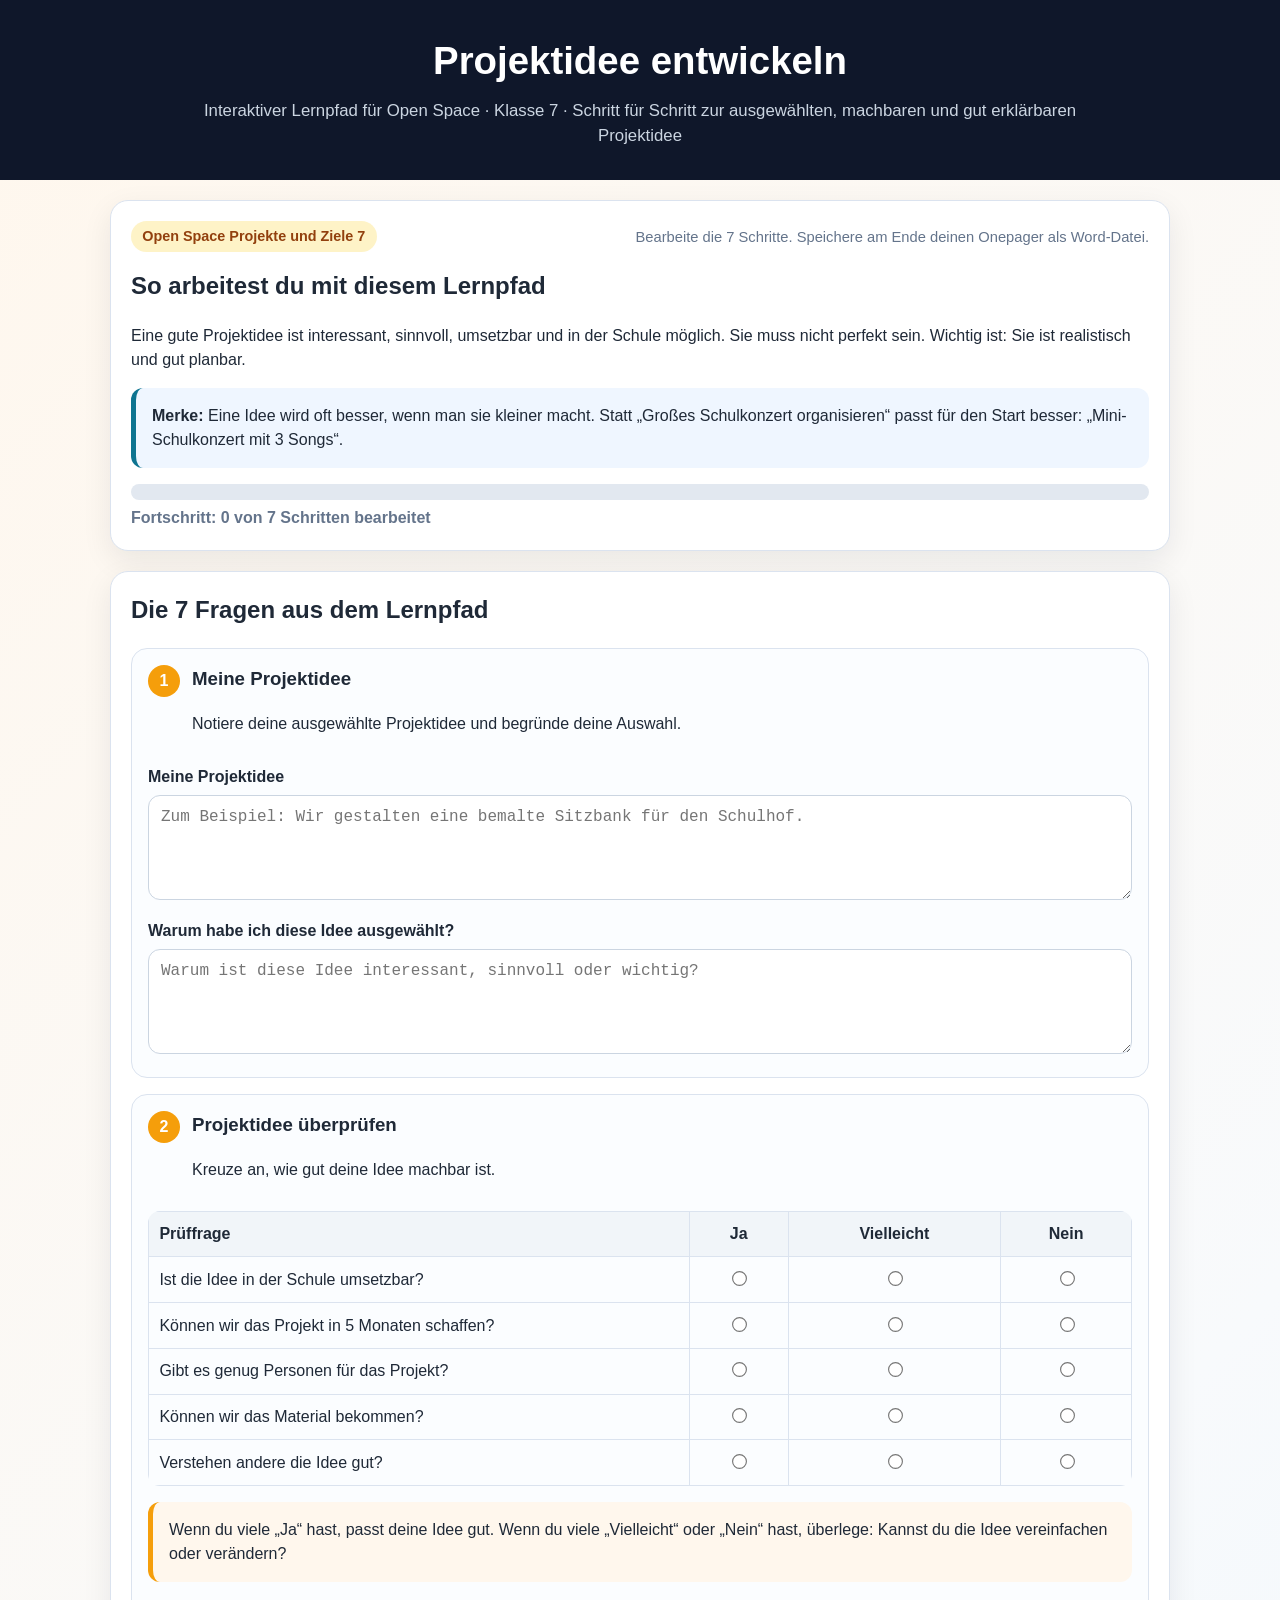
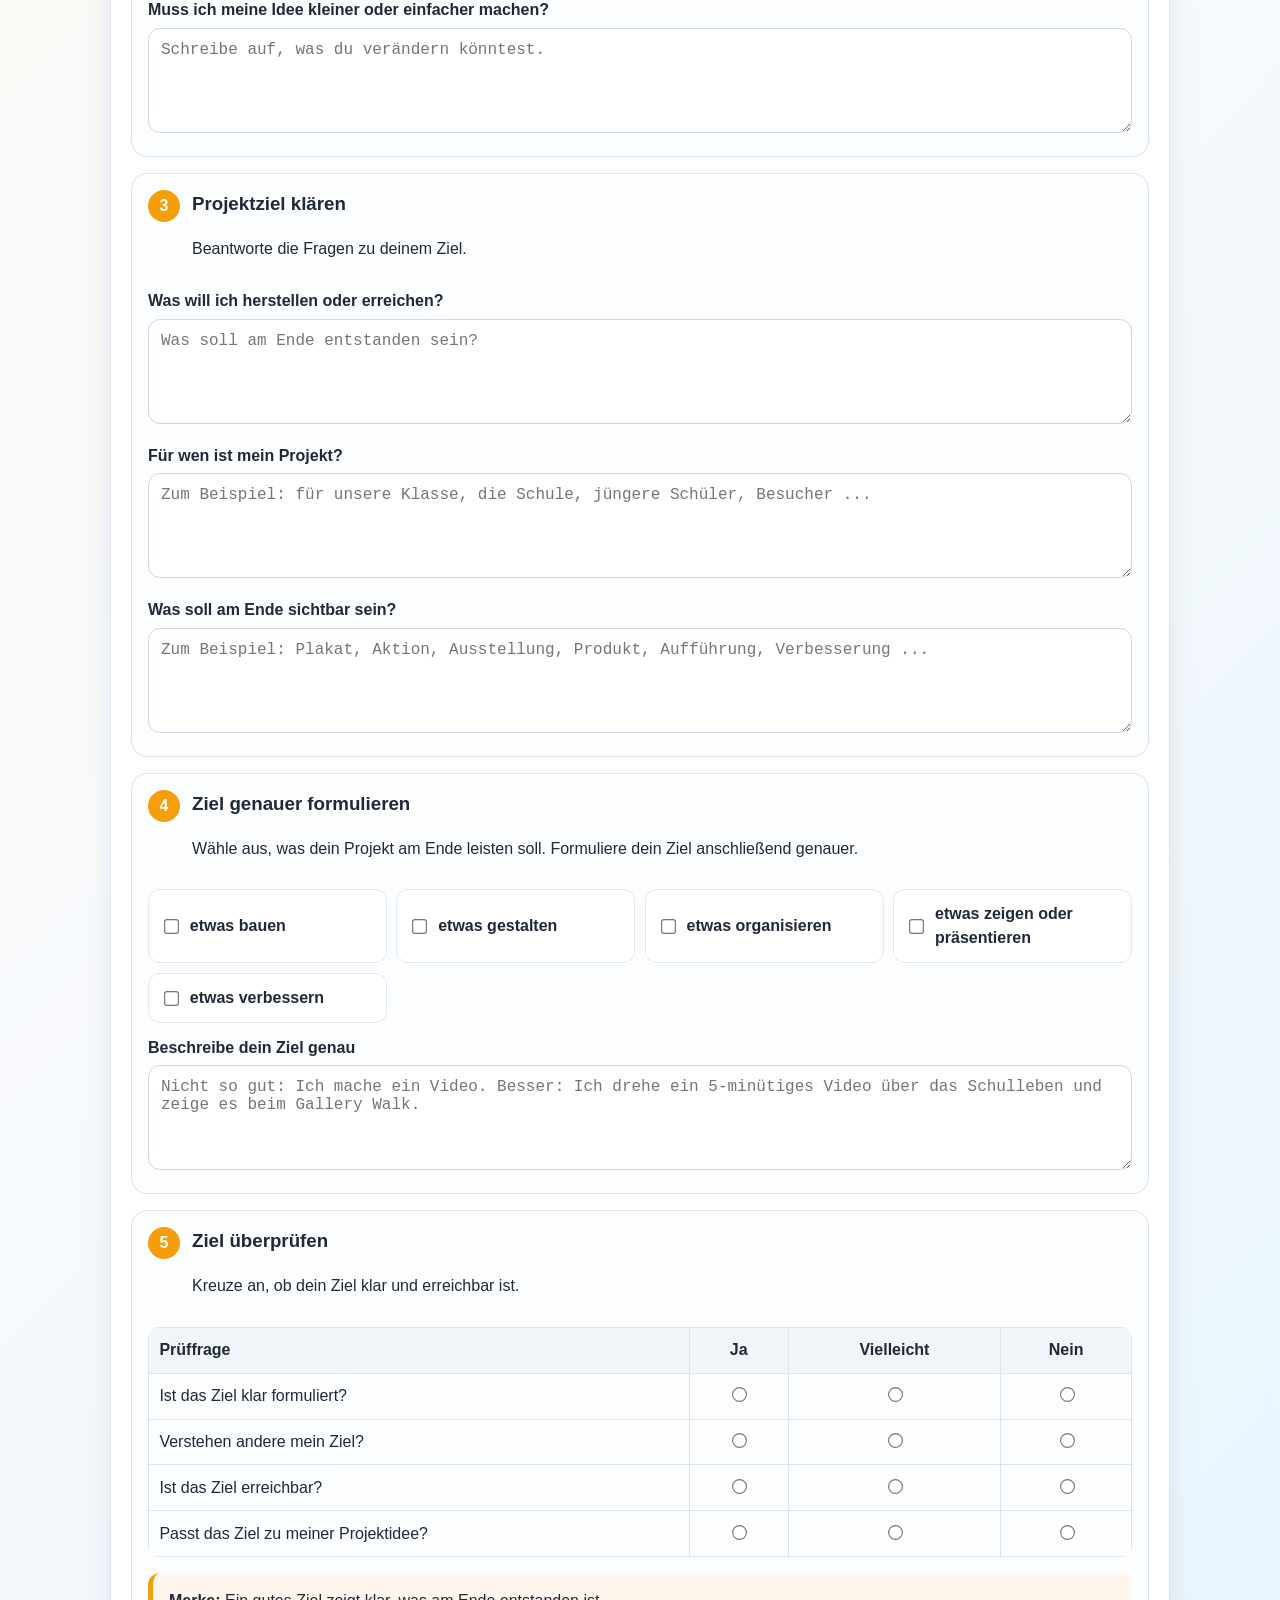
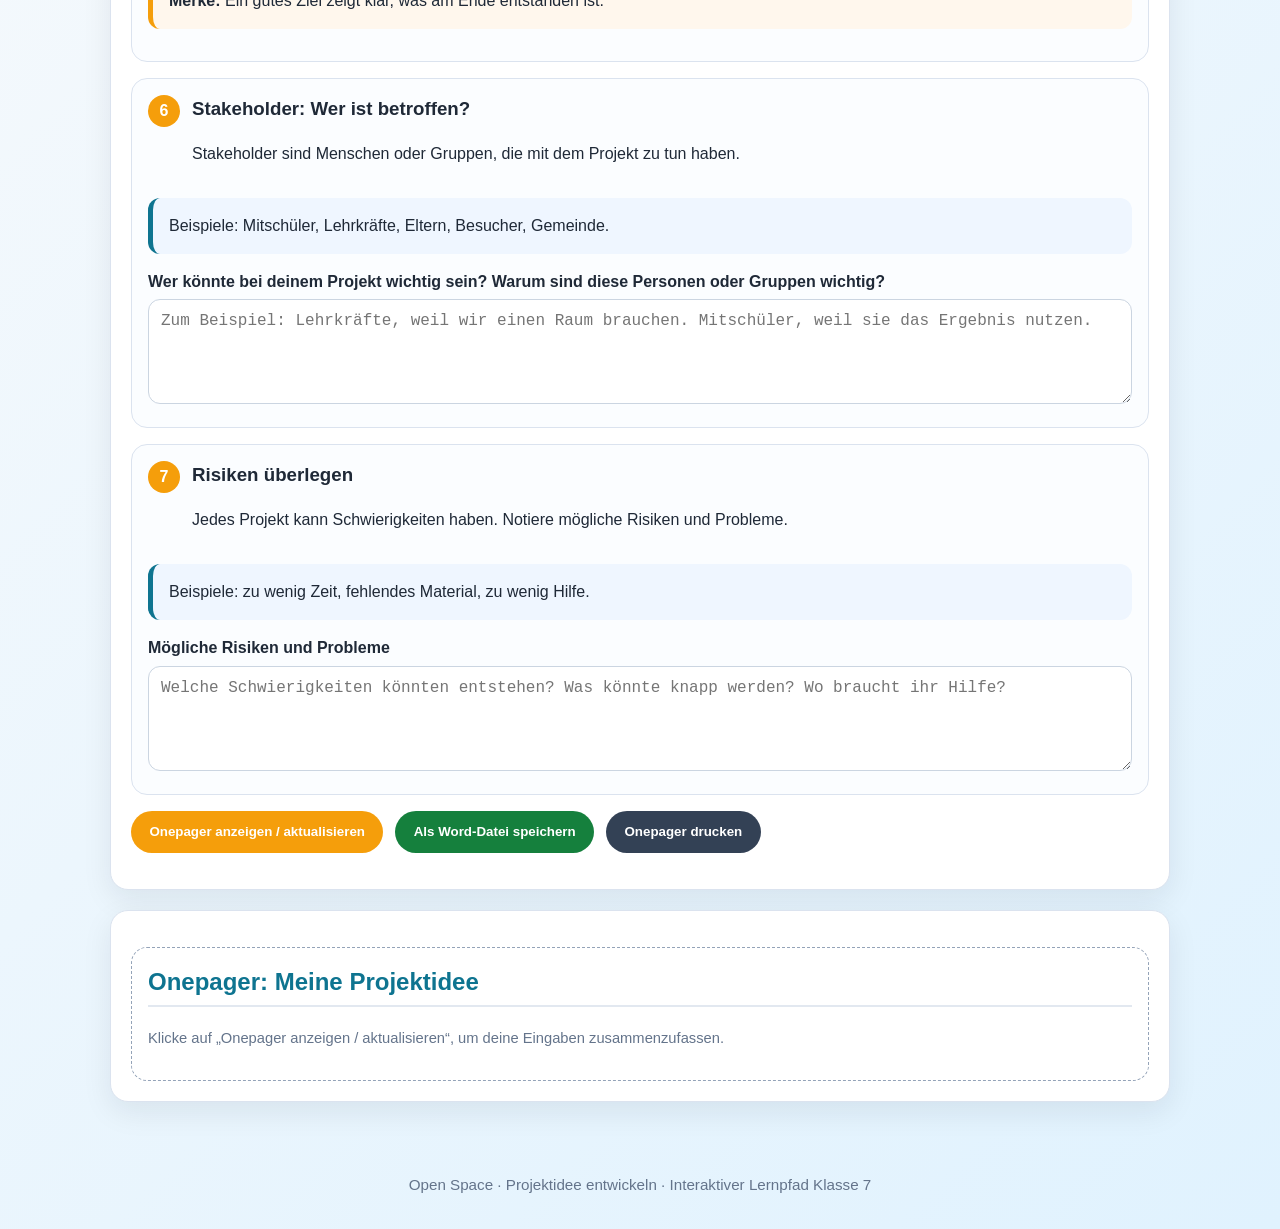
<file: index.html>
<!DOCTYPE html>
<html lang="de">
<head>
  <meta charset="UTF-8" />
  <meta name="viewport" content="width=device-width, initial-scale=1.0" />
  <title>Projektidee entwickeln · Interaktiver Lernpfad</title>
  <style>
    :root {
      --bg: #f4f7fb;
      --card: #ffffff;
      --text: #1f2937;
      --muted: #64748b;
      --primary: #f59e0b;
      --primary-dark: #d97706;
      --blue: #0e7490;
      --green: #15803d;
      --red: #b91c1c;
      --line: #dbe3ef;
      --soft: #f8fafc;
    }

    * { box-sizing: border-box; }

    body {
      margin: 0;
      font-family: Arial, Helvetica, sans-serif;
      background: linear-gradient(135deg, #fff7ed, #f8fafc 45%, #e0f2fe);
      color: var(--text);
      line-height: 1.5;
    }

    header {
      background: #0f172a;
      color: white;
      padding: 2rem 1rem;
      text-align: center;
    }

    header h1 {
      margin: 0 0 0.5rem 0;
      font-size: clamp(1.6rem, 4vw, 2.4rem);
    }

    header p {
      max-width: 880px;
      margin: 0.5rem auto 0;
      color: #cbd5e1;
      font-size: 1.05rem;
    }

    main {
      max-width: 1100px;
      margin: 0 auto;
      padding: 1.25rem;
    }

    .card {
      background: var(--card);
      border: 1px solid var(--line);
      border-radius: 18px;
      box-shadow: 0 10px 30px rgba(15, 23, 42, 0.08);
      padding: 1.25rem;
      margin-bottom: 1.25rem;
    }

    .topline {
      display: flex;
      flex-wrap: wrap;
      gap: 0.75rem;
      align-items: center;
      justify-content: space-between;
      margin-bottom: 1rem;
    }

    .badge {
      display: inline-block;
      padding: 0.3rem 0.7rem;
      border-radius: 999px;
      background: #fef3c7;
      color: #92400e;
      font-size: 0.9rem;
      font-weight: 800;
    }

    h2, h3 { margin-top: 0; }

    .hint {
      background: #eff6ff;
      border-left: 5px solid var(--blue);
      border-radius: 12px;
      padding: 1rem;
      margin: 1rem 0;
    }

    .tip {
      background: #fff7ed;
      border-left: 5px solid var(--primary);
      border-radius: 12px;
      padding: 1rem;
      margin: 1rem 0;
    }

    .step {
      border: 1px solid var(--line);
      background: #fbfdff;
      border-radius: 16px;
      padding: 1rem;
      margin: 1rem 0;
    }

    .step-header {
      display: flex;
      gap: 0.75rem;
      align-items: flex-start;
      margin-bottom: 0.8rem;
    }

    .step-number {
      width: 2rem;
      height: 2rem;
      flex: 0 0 2rem;
      border-radius: 50%;
      background: var(--primary);
      color: white;
      display: grid;
      place-items: center;
      font-weight: 900;
    }

    label {
      display: block;
      font-weight: 800;
      margin: 0.8rem 0 0.35rem;
    }

    input[type="text"], textarea, select {
      width: 100%;
      padding: 0.75rem;
      border: 1px solid #cbd5e1;
      border-radius: 12px;
      font-size: 1rem;
      background: white;
    }

    textarea {
      min-height: 105px;
      resize: vertical;
    }

    .check-table {
      width: 100%;
      border-collapse: collapse;
      margin-top: 0.8rem;
      overflow: hidden;
      border-radius: 12px;
    }

    .check-table th, .check-table td {
      border: 1px solid var(--line);
      padding: 0.65rem;
      text-align: center;
      vertical-align: middle;
    }

    .check-table th:first-child, .check-table td:first-child {
      text-align: left;
      width: 55%;
    }

    .check-table th {
      background: #f1f5f9;
    }

    input[type="radio"], input[type="checkbox"] {
      transform: scale(1.15);
    }

    .goal-options {
      display: grid;
      grid-template-columns: repeat(auto-fit, minmax(230px, 1fr));
      gap: 0.6rem;
      margin-top: 0.6rem;
    }

    .goal-options label {
      display: flex;
      align-items: center;
      gap: 0.55rem;
      font-weight: 600;
      margin: 0;
      background: white;
      border: 1px solid #e2e8f0;
      border-radius: 12px;
      padding: 0.75rem;
    }

    .button-row {
      display: flex;
      flex-wrap: wrap;
      gap: 0.75rem;
      align-items: center;
      margin: 1rem 0;
    }

    button {
      border: none;
      border-radius: 999px;
      padding: 0.85rem 1.15rem;
      background: var(--primary);
      color: white;
      font-weight: 800;
      cursor: pointer;
      transition: transform 0.15s ease, background 0.15s ease;
    }

    button:hover {
      background: var(--primary-dark);
      transform: translateY(-1px);
    }

    button.secondary { background: #334155; }
    button.secondary:hover { background: #1e293b; }
    button.green { background: var(--green); }
    button.green:hover { background: #166534; }

    .progress-wrap {
      background: #e2e8f0;
      border-radius: 999px;
      height: 16px;
      overflow: hidden;
      margin: 0.8rem 0 0.4rem;
    }

    .progress-bar {
      height: 100%;
      width: 0%;
      background: var(--green);
      transition: width 0.25s ease;
    }

    .status {
      color: var(--muted);
      font-weight: 700;
    }

    .onepager {
      background: white;
      border: 1px dashed #94a3b8;
      border-radius: 16px;
      padding: 1rem;
      margin-top: 1rem;
    }

    .onepager h2 {
      color: var(--blue);
      border-bottom: 2px solid #e2e8f0;
      padding-bottom: 0.35rem;
    }

    .onepager-grid {
      display: grid;
      grid-template-columns: repeat(auto-fit, minmax(260px, 1fr));
      gap: 0.75rem;
    }

    .onepager-box {
      border: 1px solid #e2e8f0;
      border-radius: 12px;
      padding: 0.8rem;
      background: #f8fafc;
    }

    .small {
      font-size: 0.92rem;
      color: var(--muted);
    }

    footer {
      text-align: center;
      padding: 2rem 1rem;
      color: var(--muted);
      font-size: 0.95rem;
    }

    @media print {
      body { background: white; }
      header, .intro-card, .steps-card, .button-row, .progress-wrap, .status { display: none; }
      .card { box-shadow: none; border: none; margin: 0; padding: 0; }
      .onepager { border: none; padding: 0; }
    }
  </style>
</head>
<body>
  <header>
    <h1>Projektidee entwickeln</h1>
    <p>Interaktiver Lernpfad für Open Space · Klasse 7 · Schritt für Schritt zur ausgewählten, machbaren und gut erklärbaren Projektidee</p>
  </header>

  <main>
    <section class="card intro-card">
      <div class="topline">
        <span class="badge">Open Space Projekte und Ziele 7</span>
        <span class="small">Bearbeite die 7 Schritte. Speichere am Ende deinen Onepager als Word-Datei.</span>
      </div>
      <h2>So arbeitest du mit diesem Lernpfad</h2>
      <p>Eine gute Projektidee ist interessant, sinnvoll, umsetzbar und in der Schule möglich. Sie muss nicht perfekt sein. Wichtig ist: Sie ist realistisch und gut planbar.</p>
      <div class="hint">
        <strong>Merke:</strong> Eine Idee wird oft besser, wenn man sie kleiner macht. Statt „Großes Schulkonzert organisieren“ passt für den Start besser: „Mini-Schulkonzert mit 3 Songs“.
      </div>
      <div class="progress-wrap" aria-label="Fortschritt">
        <div class="progress-bar" id="progressBar"></div>
      </div>
      <div id="progressText" class="status">Fortschritt: 0 von 7 Schritten bearbeitet</div>
    </section>

    <section class="card steps-card">
      <h2>Die 7 Fragen aus dem Lernpfad</h2>

      <div class="step" id="step1">
        <div class="step-header">
          <div class="step-number">1</div>
          <div>
            <h3>Meine Projektidee</h3>
            <p>Notiere deine ausgewählte Projektidee und begründe deine Auswahl.</p>
          </div>
        </div>
        <label for="projectIdea">Meine Projektidee</label>
        <textarea id="projectIdea" placeholder="Zum Beispiel: Wir gestalten eine bemalte Sitzbank für den Schulhof."></textarea>
        <label for="reason">Warum habe ich diese Idee ausgewählt?</label>
        <textarea id="reason" placeholder="Warum ist diese Idee interessant, sinnvoll oder wichtig?"></textarea>
      </div>

      <div class="step" id="step2">
        <div class="step-header">
          <div class="step-number">2</div>
          <div>
            <h3>Projektidee überprüfen</h3>
            <p>Kreuze an, wie gut deine Idee machbar ist.</p>
          </div>
        </div>
        <table class="check-table">
          <thead>
            <tr><th>Prüffrage</th><th>Ja</th><th>Vielleicht</th><th>Nein</th></tr>
          </thead>
          <tbody>
            <tr>
              <td>Ist die Idee in der Schule umsetzbar?</td>
              <td><input type="radio" name="ideaCheck1" value="Ja"></td>
              <td><input type="radio" name="ideaCheck1" value="Vielleicht"></td>
              <td><input type="radio" name="ideaCheck1" value="Nein"></td>
            </tr>
            <tr>
              <td>Können wir das Projekt in 5 Monaten schaffen?</td>
              <td><input type="radio" name="ideaCheck2" value="Ja"></td>
              <td><input type="radio" name="ideaCheck2" value="Vielleicht"></td>
              <td><input type="radio" name="ideaCheck2" value="Nein"></td>
            </tr>
            <tr>
              <td>Gibt es genug Personen für das Projekt?</td>
              <td><input type="radio" name="ideaCheck3" value="Ja"></td>
              <td><input type="radio" name="ideaCheck3" value="Vielleicht"></td>
              <td><input type="radio" name="ideaCheck3" value="Nein"></td>
            </tr>
            <tr>
              <td>Können wir das Material bekommen?</td>
              <td><input type="radio" name="ideaCheck4" value="Ja"></td>
              <td><input type="radio" name="ideaCheck4" value="Vielleicht"></td>
              <td><input type="radio" name="ideaCheck4" value="Nein"></td>
            </tr>
            <tr>
              <td>Verstehen andere die Idee gut?</td>
              <td><input type="radio" name="ideaCheck5" value="Ja"></td>
              <td><input type="radio" name="ideaCheck5" value="Vielleicht"></td>
              <td><input type="radio" name="ideaCheck5" value="Nein"></td>
            </tr>
          </tbody>
        </table>
        <div class="tip">
          Wenn du viele „Ja“ hast, passt deine Idee gut. Wenn du viele „Vielleicht“ oder „Nein“ hast, überlege: Kannst du die Idee vereinfachen oder verändern?
        </div>
        <label for="ideaAdjustment">Muss ich meine Idee kleiner oder einfacher machen?</label>
        <textarea id="ideaAdjustment" placeholder="Schreibe auf, was du verändern könntest."></textarea>
      </div>

      <div class="step" id="step3">
        <div class="step-header">
          <div class="step-number">3</div>
          <div>
            <h3>Projektziel klären</h3>
            <p>Beantworte die Fragen zu deinem Ziel.</p>
          </div>
        </div>
        <label for="achieve">Was will ich herstellen oder erreichen?</label>
        <textarea id="achieve" placeholder="Was soll am Ende entstanden sein?"></textarea>
        <label for="targetGroup">Für wen ist mein Projekt?</label>
        <textarea id="targetGroup" placeholder="Zum Beispiel: für unsere Klasse, die Schule, jüngere Schüler, Besucher ..."></textarea>
        <label for="visibleResult">Was soll am Ende sichtbar sein?</label>
        <textarea id="visibleResult" placeholder="Zum Beispiel: Plakat, Aktion, Ausstellung, Produkt, Aufführung, Verbesserung ..."></textarea>
      </div>

      <div class="step" id="step4">
        <div class="step-header">
          <div class="step-number">4</div>
          <div>
            <h3>Ziel genauer formulieren</h3>
            <p>Wähle aus, was dein Projekt am Ende leisten soll. Formuliere dein Ziel anschließend genauer.</p>
          </div>
        </div>
        <div class="goal-options">
          <label><input type="checkbox" name="goalType" value="etwas bauen"> etwas bauen</label>
          <label><input type="checkbox" name="goalType" value="etwas gestalten"> etwas gestalten</label>
          <label><input type="checkbox" name="goalType" value="etwas organisieren"> etwas organisieren</label>
          <label><input type="checkbox" name="goalType" value="etwas zeigen oder präsentieren"> etwas zeigen oder präsentieren</label>
          <label><input type="checkbox" name="goalType" value="etwas verbessern"> etwas verbessern</label>
        </div>
        <label for="preciseGoal">Beschreibe dein Ziel genau</label>
        <textarea id="preciseGoal" placeholder="Nicht so gut: Ich mache ein Video. Besser: Ich drehe ein 5-minütiges Video über das Schulleben und zeige es beim Gallery Walk."></textarea>
      </div>

      <div class="step" id="step5">
        <div class="step-header">
          <div class="step-number">5</div>
          <div>
            <h3>Ziel überprüfen</h3>
            <p>Kreuze an, ob dein Ziel klar und erreichbar ist.</p>
          </div>
        </div>
        <table class="check-table">
          <thead>
            <tr><th>Prüffrage</th><th>Ja</th><th>Vielleicht</th><th>Nein</th></tr>
          </thead>
          <tbody>
            <tr>
              <td>Ist das Ziel klar formuliert?</td>
              <td><input type="radio" name="goalCheck1" value="Ja"></td>
              <td><input type="radio" name="goalCheck1" value="Vielleicht"></td>
              <td><input type="radio" name="goalCheck1" value="Nein"></td>
            </tr>
            <tr>
              <td>Verstehen andere mein Ziel?</td>
              <td><input type="radio" name="goalCheck2" value="Ja"></td>
              <td><input type="radio" name="goalCheck2" value="Vielleicht"></td>
              <td><input type="radio" name="goalCheck2" value="Nein"></td>
            </tr>
            <tr>
              <td>Ist das Ziel erreichbar?</td>
              <td><input type="radio" name="goalCheck3" value="Ja"></td>
              <td><input type="radio" name="goalCheck3" value="Vielleicht"></td>
              <td><input type="radio" name="goalCheck3" value="Nein"></td>
            </tr>
            <tr>
              <td>Passt das Ziel zu meiner Projektidee?</td>
              <td><input type="radio" name="goalCheck4" value="Ja"></td>
              <td><input type="radio" name="goalCheck4" value="Vielleicht"></td>
              <td><input type="radio" name="goalCheck4" value="Nein"></td>
            </tr>
          </tbody>
        </table>
        <div class="tip"><strong>Merke:</strong> Ein gutes Ziel zeigt klar, was am Ende entstanden ist.</div>
      </div>

      <div class="step" id="step6">
        <div class="step-header">
          <div class="step-number">6</div>
          <div>
            <h3>Stakeholder: Wer ist betroffen?</h3>
            <p>Stakeholder sind Menschen oder Gruppen, die mit dem Projekt zu tun haben.</p>
          </div>
        </div>
        <div class="hint">
          Beispiele: Mitschüler, Lehrkräfte, Eltern, Besucher, Gemeinde.
        </div>
        <label for="stakeholders">Wer könnte bei deinem Projekt wichtig sein? Warum sind diese Personen oder Gruppen wichtig?</label>
        <textarea id="stakeholders" placeholder="Zum Beispiel: Lehrkräfte, weil wir einen Raum brauchen. Mitschüler, weil sie das Ergebnis nutzen."></textarea>
      </div>

      <div class="step" id="step7">
        <div class="step-header">
          <div class="step-number">7</div>
          <div>
            <h3>Risiken überlegen</h3>
            <p>Jedes Projekt kann Schwierigkeiten haben. Notiere mögliche Risiken und Probleme.</p>
          </div>
        </div>
        <div class="hint">
          Beispiele: zu wenig Zeit, fehlendes Material, zu wenig Hilfe.
        </div>
        <label for="risks">Mögliche Risiken und Probleme</label>
        <textarea id="risks" placeholder="Welche Schwierigkeiten könnten entstehen? Was könnte knapp werden? Wo braucht ihr Hilfe?"></textarea>
      </div>

      <div class="button-row">
        <button onclick="updateOnepager()">Onepager anzeigen / aktualisieren</button>
        <button class="green" onclick="downloadWord()">Als Word-Datei speichern</button>
        <button class="secondary" onclick="window.print()">Onepager drucken</button>
      </div>
    </section>

    <section class="card" id="onepagerSection">
      <div id="onepager" class="onepager">
        <h2>Onepager: Meine Projektidee</h2>
        <p class="small">Klicke auf „Onepager anzeigen / aktualisieren“, um deine Eingaben zusammenzufassen.</p>
      </div>
    </section>
  </main>

  <footer>
    Open Space · Projektidee entwickeln · Interaktiver Lernpfad Klasse 7
  </footer>

  <script>
    const fieldIds = [
      "projectIdea", "reason", "ideaAdjustment", "achieve", "targetGroup", "visibleResult", "preciseGoal", "stakeholders", "risks"
    ];

    const radioGroups = [
      "ideaCheck1", "ideaCheck2", "ideaCheck3", "ideaCheck4", "ideaCheck5", "goalCheck1", "goalCheck2", "goalCheck3", "goalCheck4"
    ];

    document.addEventListener("input", updateProgress);
    document.addEventListener("change", updateProgress);

    function getValue(id) {
      const element = document.getElementById(id);
      return element && element.value.trim() ? element.value.trim() : "—";
    }

    function getRadioValue(name) {
      const selected = document.querySelector(`input[name="${name}"]:checked`);
      return selected ? selected.value : "—";
    }

    function getCheckedValues(name) {
      const checked = Array.from(document.querySelectorAll(`input[name="${name}"]:checked`));
      return checked.length ? checked.map(item => item.value).join(", ") : "—";
    }

    function escapeHtml(text) {
      return String(text)
        .replace(/&/g, "&amp;")
        .replace(/</g, "&lt;")
        .replace(/>/g, "&gt;")
        .replace(/"/g, "&quot;")
        .replace(/'/g, "&#039;")
        .replace(/\n/g, "<br>");
    }

    function checkRow(label, groupName) {
      return `<tr><td>${label}</td><td>${escapeHtml(getRadioValue(groupName))}</td></tr>`;
    }

    function buildOnepagerHtml() {
      return `
        <h2>Onepager: Meine Projektidee</h2>
        <p><strong>Name:</strong> ___________________________ &nbsp;&nbsp; <strong>Datum:</strong> ___________________________</p>

        <div class="onepager-grid">
          <div class="onepager-box">
            <h3>1. Projektidee</h3>
            <p><strong>Meine Projektidee:</strong><br>${escapeHtml(getValue("projectIdea"))}</p>
            <p><strong>Warum habe ich diese Idee ausgewählt?</strong><br>${escapeHtml(getValue("reason"))}</p>
          </div>

          <div class="onepager-box">
            <h3>2. Machbarkeit der Idee</h3>
            <table class="check-table">
              ${checkRow("In der Schule umsetzbar", "ideaCheck1")}
              ${checkRow("In 5 Monaten schaffbar", "ideaCheck2")}
              ${checkRow("Genug Personen", "ideaCheck3")}
              ${checkRow("Material beschaffbar", "ideaCheck4")}
              ${checkRow("Andere verstehen die Idee", "ideaCheck5")}
            </table>
            <p><strong>Vereinfachung / Veränderung:</strong><br>${escapeHtml(getValue("ideaAdjustment"))}</p>
          </div>

          <div class="onepager-box">
            <h3>3. Projektziel</h3>
            <p><strong>Was will ich herstellen oder erreichen?</strong><br>${escapeHtml(getValue("achieve"))}</p>
            <p><strong>Für wen ist mein Projekt?</strong><br>${escapeHtml(getValue("targetGroup"))}</p>
            <p><strong>Was soll am Ende sichtbar sein?</strong><br>${escapeHtml(getValue("visibleResult"))}</p>
          </div>

          <div class="onepager-box">
            <h3>4. Ziel genauer formuliert</h3>
            <p><strong>Mein Projekt soll am Ende:</strong><br>${escapeHtml(getCheckedValues("goalType"))}</p>
            <p><strong>Genaues Ziel:</strong><br>${escapeHtml(getValue("preciseGoal"))}</p>
          </div>

          <div class="onepager-box">
            <h3>5. Zielprüfung</h3>
            <table class="check-table">
              ${checkRow("Ziel klar formuliert", "goalCheck1")}
              ${checkRow("Andere verstehen mein Ziel", "goalCheck2")}
              ${checkRow("Ziel erreichbar", "goalCheck3")}
              ${checkRow("Ziel passt zur Projektidee", "goalCheck4")}
            </table>
          </div>

          <div class="onepager-box">
            <h3>6. Stakeholder</h3>
            <p><strong>Wichtige Personen oder Gruppen und warum:</strong><br>${escapeHtml(getValue("stakeholders"))}</p>
          </div>

          <div class="onepager-box">
            <h3>7. Risiken</h3>
            <p><strong>Mögliche Risiken und Probleme:</strong><br>${escapeHtml(getValue("risks"))}</p>
          </div>
        </div>
      `;
    }

    function updateOnepager() {
      document.getElementById("onepager").innerHTML = buildOnepagerHtml();
      updateProgress();
    }

    function updateProgress() {
      let completed = 0;

      if (getValue("projectIdea") !== "—" && getValue("reason") !== "—") completed++;
      if (["ideaCheck1", "ideaCheck2", "ideaCheck3", "ideaCheck4", "ideaCheck5"].every(name => getRadioValue(name) !== "—")) completed++;
      if (getValue("achieve") !== "—" && getValue("targetGroup") !== "—" && getValue("visibleResult") !== "—") completed++;
      if (getCheckedValues("goalType") !== "—" && getValue("preciseGoal") !== "—") completed++;
      if (["goalCheck1", "goalCheck2", "goalCheck3", "goalCheck4"].every(name => getRadioValue(name) !== "—")) completed++;
      if (getValue("stakeholders") !== "—") completed++;
      if (getValue("risks") !== "—") completed++;

      const percent = Math.round((completed / 7) * 100);
      document.getElementById("progressBar").style.width = `${percent}%`;
      document.getElementById("progressText").textContent = `Fortschritt: ${completed} von 7 Schritten bearbeitet`;
    }

    function downloadWord() {
      updateOnepager();
      const onepager = document.getElementById("onepager").innerHTML;
      const html = `
        <!DOCTYPE html>
        <html lang="de">
        <head>
          <meta charset="UTF-8">
          <title>Onepager Projektidee</title>
          <style>
            body { font-family: Arial, Helvetica, sans-serif; color: #1f2937; }
            h1, h2 { color: #0e7490; }
            h3 { color: #1f2937; margin-bottom: 6px; }
            .onepager-grid { display: block; }
            .onepager-box { border: 1px solid #cbd5e1; padding: 10px; margin: 10px 0; border-radius: 8px; }
            table { width: 100%; border-collapse: collapse; margin-top: 6px; }
            td, th { border: 1px solid #cbd5e1; padding: 6px; text-align: left; }
            .small { color: #64748b; }
          </style>
        </head>
        <body>${onepager}</body>
        </html>
      `;

      const blob = new Blob(["\ufeff", html], { type: "application/msword" });
      const url = URL.createObjectURL(blob);
      const link = document.createElement("a");
      link.href = url;
      link.download = "Onepager_Projektidee.doc";
      document.body.appendChild(link);
      link.click();
      document.body.removeChild(link);
      URL.revokeObjectURL(url);
    }

    updateProgress();
  </script>
</body>
</html>
</file>
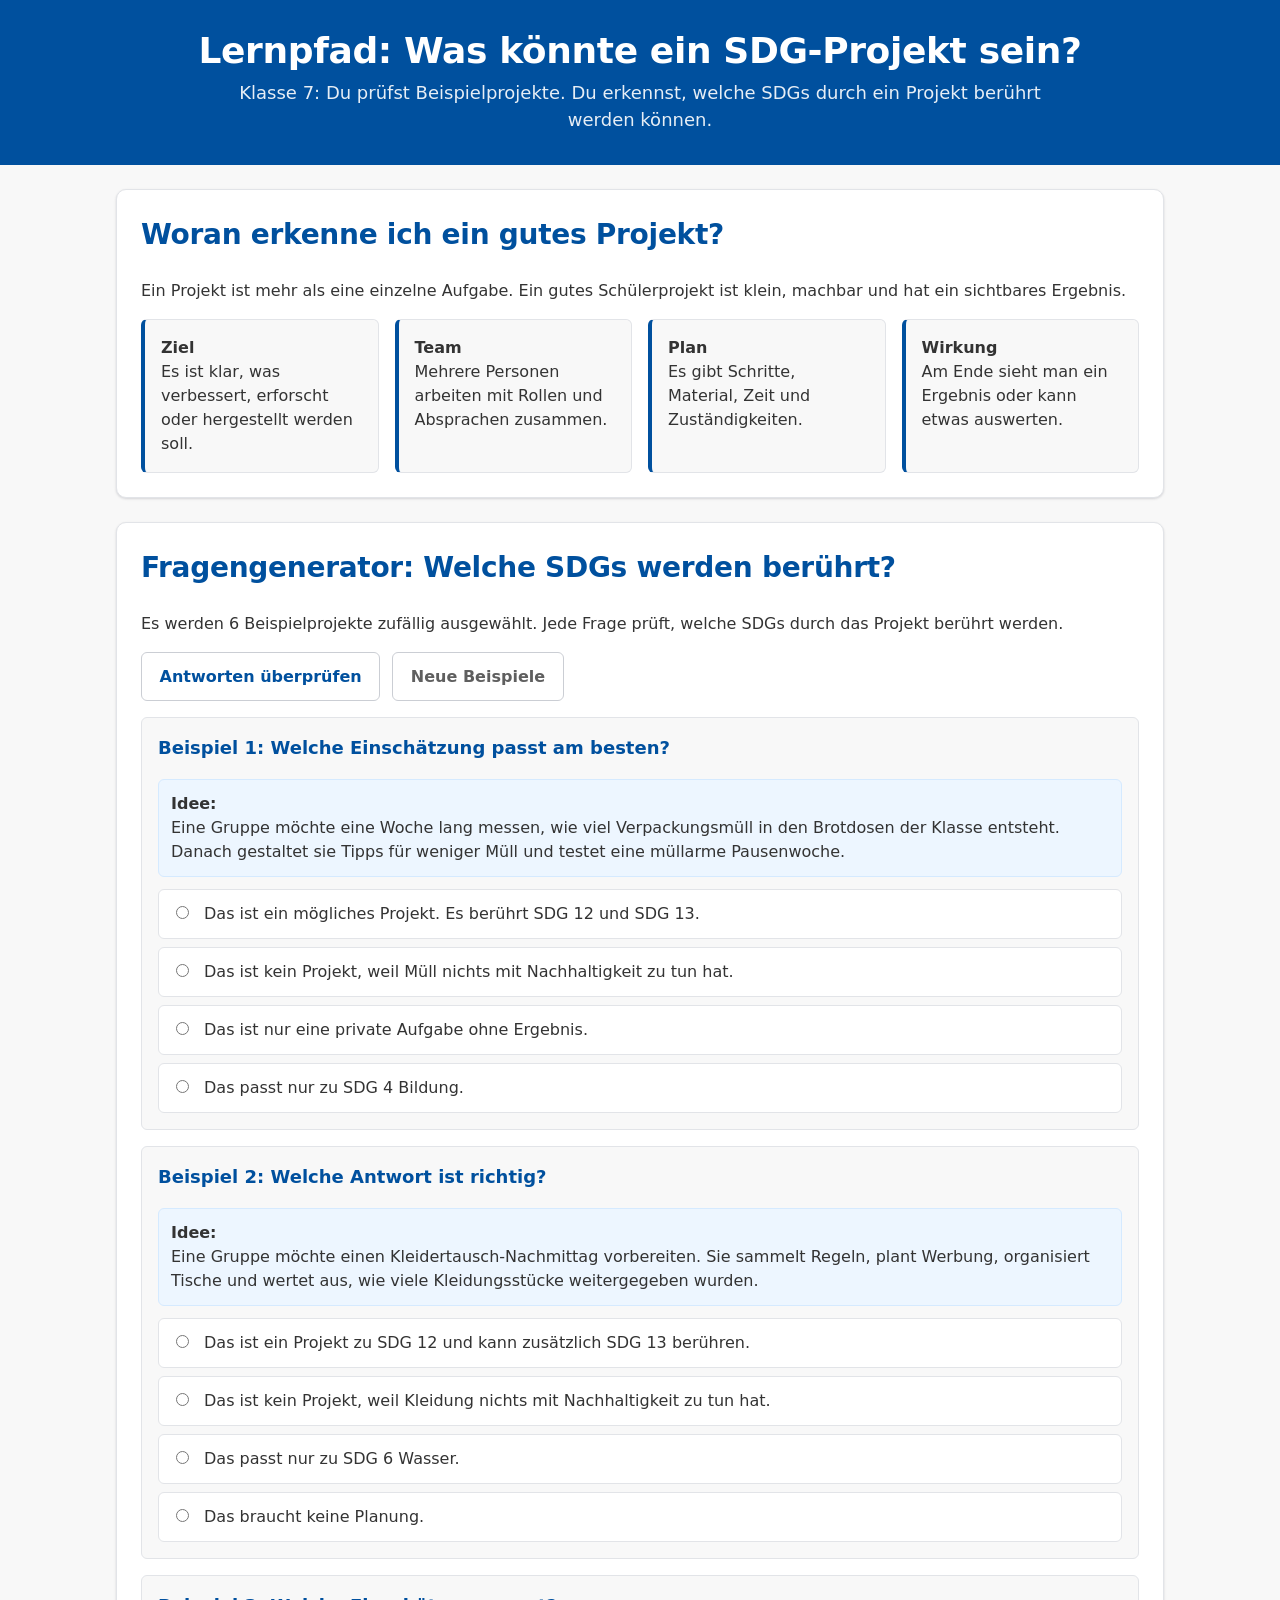
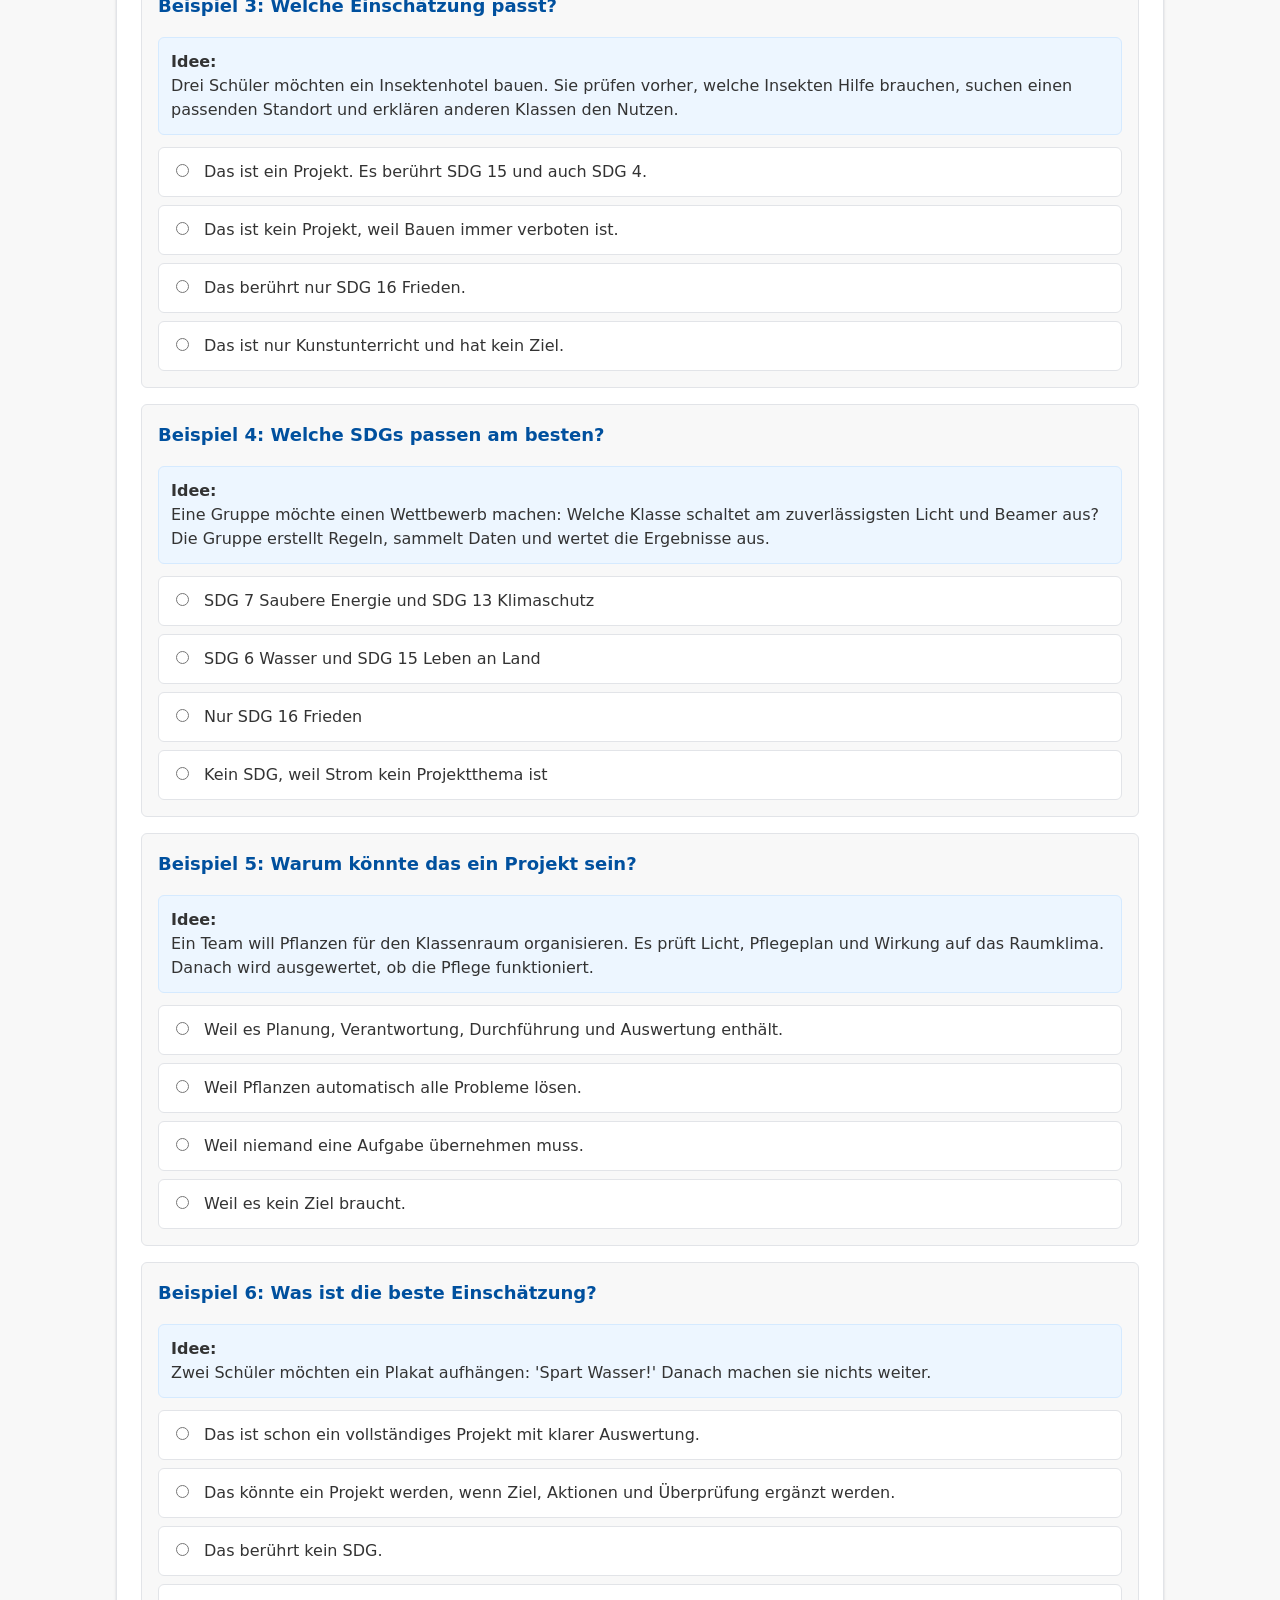
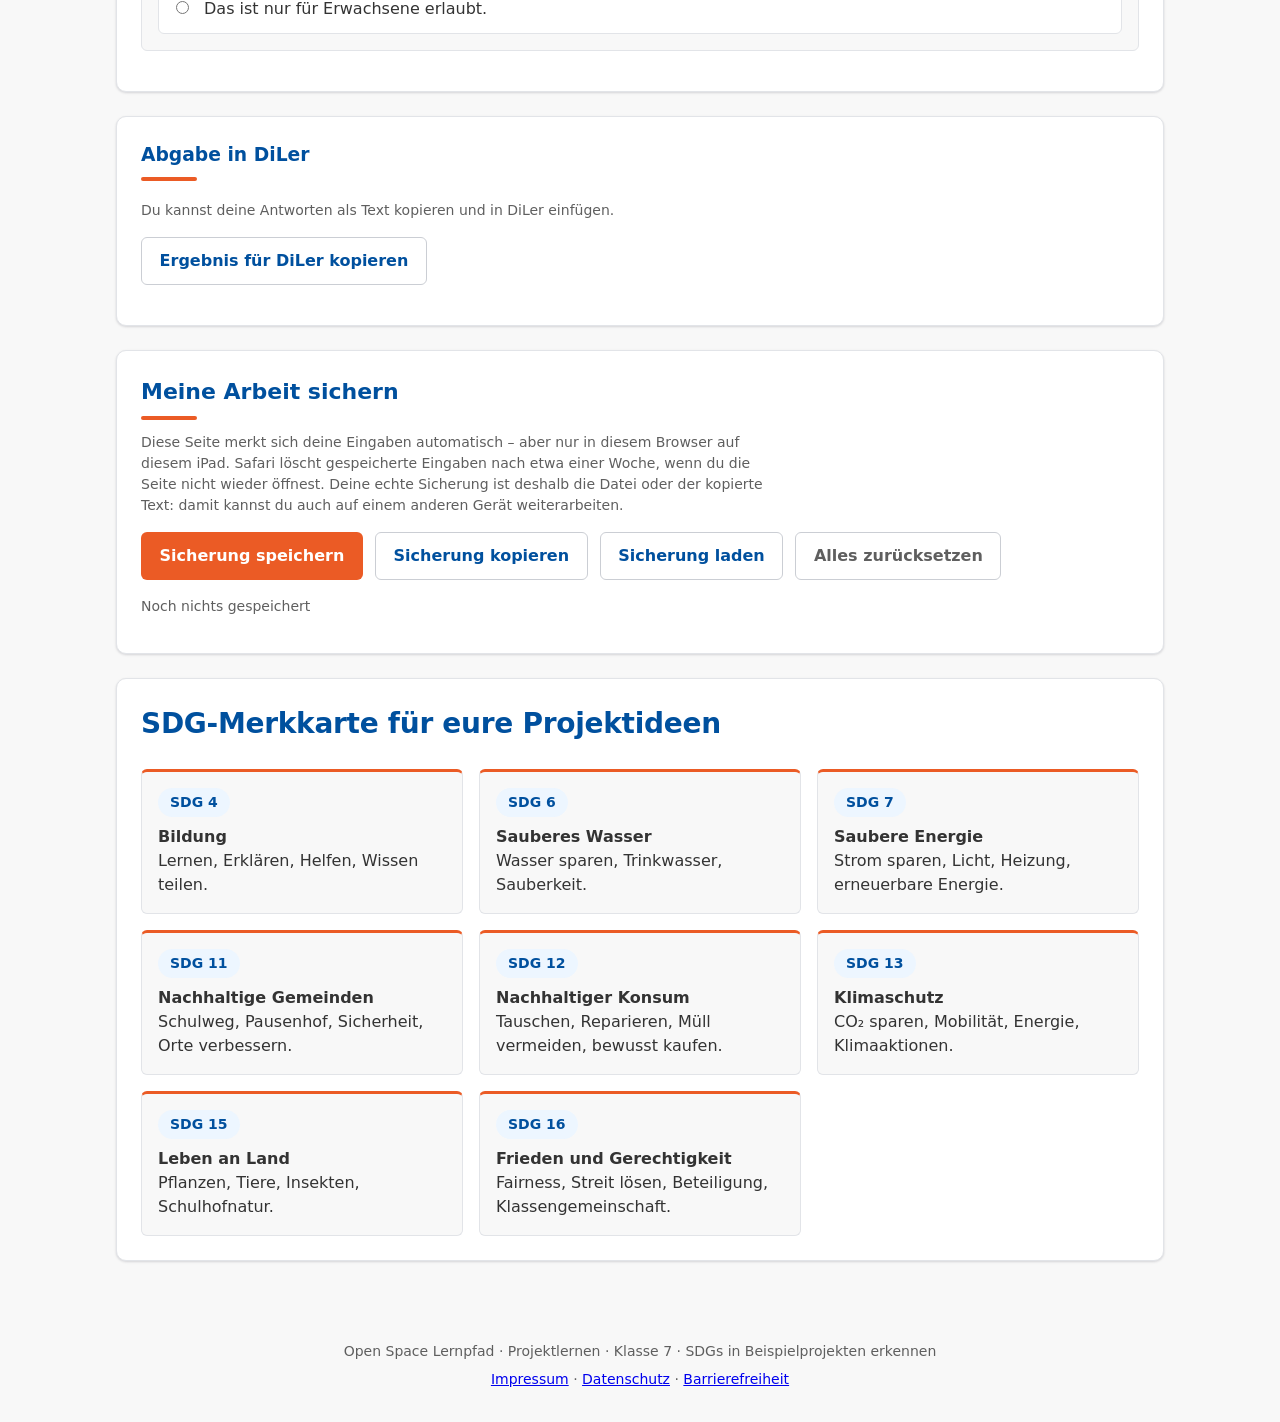
<file: 17SDGs.html>
<!DOCTYPE html>
<html lang="de">
<head>
  <meta charset="UTF-8" />
  <meta name="viewport" content="width=device-width, initial-scale=1.0" />
  <title>Lernpfad: Welche Projekte passen zu den SDGs?</title>
  <link rel="stylesheet" href="assets/slp-tokens.css" />
  <style>
    /* Farben, Schrift und Abstände: assets/slp-tokens.css (Corporate
       Design des Schengen-Lyzeums). Hier nur die Regeln dieser Seite. */

    * { box-sizing: border-box; }

    body {
      margin: 0;
      font-family: var(--font-sans);
      background: var(--surface-page);
      color: var(--text-body);
      line-height: var(--leading-normal);
    }

    header {
      background: var(--surface-blue);
      color: var(--text-on-blue);
      padding: var(--space-6) var(--space-4);
      text-align: center;
    }
    header h1 {
      margin: 0 0 var(--space-2);
      font-size: clamp(1.6rem, 4vw, 2.25rem);
      line-height: var(--leading-tight);
      letter-spacing: var(--tracking-tight);
    }
    header p {
      max-width: 850px; margin: var(--space-2) auto 0;
      color: rgba(255,255,255,.9); font-size: var(--text-md);
    }

    main { max-width: var(--container); margin: 0 auto; padding: var(--space-5) var(--space-4); }

    .intro, .quiz-card, .helper-card, #sicherung {
      background: var(--surface-card);
      border: 1px solid var(--border-subtle);
      border-radius: var(--radius-lg);
      box-shadow: var(--shadow-sm);
      padding: var(--space-5);
      margin-bottom: var(--space-5);
    }

    h2, h3 { margin-top: 0; color: var(--slp-blue); }
    h2 { font-size: var(--text-xl); letter-spacing: var(--tracking-tight); }

    .criteria {
      display: grid; grid-template-columns: repeat(auto-fit, minmax(220px, 1fr));
      gap: var(--space-4); margin-top: var(--space-4);
    }
    .criterion {
      background: var(--surface-page); border: 1px solid var(--border-subtle);
      border-left: var(--rule-accent) solid var(--slp-blue);
      border-radius: var(--radius-md); padding: var(--space-4);
    }

    .toolbar { display: flex; flex-wrap: wrap; gap: var(--space-3); align-items: center; margin: var(--space-4) 0; }

    button {
      font: inherit; font-weight: 700; cursor: pointer;
      border: 1px solid transparent; border-radius: var(--radius-md);
      padding: .7rem 1.1rem; min-height: 44px;
      background: var(--slp-orange); color: var(--text-on-orange);
      transition: background var(--dur) var(--ease-out),
                  border-color var(--dur) var(--ease-out),
                  color var(--dur) var(--ease-out);
    }
    button:hover { background: var(--accent-2-hover); }
    button:focus { outline: 3px solid var(--focus-ring); outline-offset: 2px; }
    button:focus:not(:focus-visible) { outline: none; }
    button:focus-visible { outline: 3px solid var(--focus-ring); outline-offset: 2px; }
    button:active { transform: translateY(1px); }

    button.secondary { background: var(--surface-card); color: var(--slp-blue); border-color: var(--border-default); }
    button.secondary:hover { background: var(--accent-soft); border-color: var(--slp-blue); }
    button.still { background: transparent; color: var(--text-muted); border-color: var(--border-default); }
    button.still:hover { background: var(--surface-sunken); color: var(--text-body); }

    @supports not (gap: 1rem) {
      .toolbar > *, .criteria > *, .sdg-grid > * { margin: 0 var(--space-3) var(--space-3) 0; }
    }

    .question {
      border: 1px solid var(--border-subtle); border-radius: var(--radius-md);
      padding: var(--space-4); margin: var(--space-4) 0; background: var(--surface-page);
    }
    .question h3 { margin-top: 0; font-size: var(--text-md); }

    .case-box {
      background: var(--accent-soft); border: 1px solid var(--blue-100);
      border-radius: var(--radius-md); padding: var(--space-3); margin: var(--space-3) 0;
    }

    .answers { display: grid; gap: var(--space-2); margin-top: var(--space-3); }

    label.answer {
      display: flex; gap: var(--space-3); align-items: flex-start;
      background: var(--surface-card); border: 1px solid var(--border-subtle);
      border-radius: var(--radius-md); padding: var(--space-3);
      cursor: pointer; min-height: 44px;
    }
    label.answer:hover { background: var(--accent-soft); }

    input[type="radio"] { margin-top: .25rem; accent-color: var(--slp-blue); }

    .feedback {
      margin-top: var(--space-3); padding: var(--space-3);
      border-radius: var(--radius-md); display: none;
      font-size: var(--text-sm); line-height: var(--leading-normal);
    }
    .feedback.correct { display: block; background: var(--success-soft); color: var(--success); border: 1px solid var(--success); }
    .feedback.wrong   { display: block; background: var(--danger-soft);  color: var(--danger);  border: 1px solid var(--danger); }
    .feedback.missing { display: block; background: var(--warning-soft); color: var(--orange-700); border: 1px solid var(--slp-orange); }

    .score {
      font-size: var(--text-md); font-weight: 700; padding: var(--space-4);
      background: var(--accent-soft); border: 1px solid var(--blue-100);
      border-radius: var(--radius-md); color: var(--slp-blue); display: none;
    }

    .sdg-grid { display: grid; grid-template-columns: repeat(auto-fit, minmax(250px, 1fr)); gap: var(--space-4); }
    .sdg-box {
      background: var(--surface-page); border: 1px solid var(--border-subtle);
      border-top: 3px solid var(--slp-orange);
      border-radius: var(--radius-md); padding: var(--space-4);
    }

    .badge {
      display: inline-block; padding: var(--space-1) var(--space-3);
      border-radius: var(--radius-pill); background: var(--accent-soft);
      color: var(--slp-blue); font-size: var(--text-sm); font-weight: 700;
      margin-bottom: var(--space-2);
    }

    .aktionen__text { margin: 0 0 var(--space-4); color: var(--text-muted); font-size: var(--text-sm); max-width: 70ch; }

    footer { text-align: center; padding: var(--space-6) var(--space-4); color: var(--text-muted); font-size: var(--text-sm); }

    @media (max-width: 560px) {
      main { padding: var(--space-4) var(--space-3); }
      .intro, .quiz-card, .helper-card, #sicherung { padding: var(--space-4); }
      .toolbar > button { width: 100%; }
    }

    @media print {
      button, .toolbar, .aktionen, #sicherung { display: none; }
      body { background: white; }
      .intro, .quiz-card, .helper-card { box-shadow: none; }
    }
  </style>
</head>
<body>
  <header>
    <h1>Lernpfad: Was könnte ein SDG-Projekt sein?</h1>
    <p>Klasse 7: Du prüfst Beispielprojekte. Du erkennst, welche SDGs durch ein Projekt berührt werden können.</p>
  </header>

  <main>
    <section class="intro">
      <h2>Woran erkenne ich ein gutes Projekt?</h2>
      <p>Ein Projekt ist mehr als eine einzelne Aufgabe. Ein gutes Schülerprojekt ist klein, machbar und hat ein sichtbares Ergebnis.</p>
      <div class="criteria">
        <div class="criterion"><strong>Ziel</strong><br />Es ist klar, was verbessert, erforscht oder hergestellt werden soll.</div>
        <div class="criterion"><strong>Team</strong><br />Mehrere Personen arbeiten mit Rollen und Absprachen zusammen.</div>
        <div class="criterion"><strong>Plan</strong><br />Es gibt Schritte, Material, Zeit und Zuständigkeiten.</div>
        <div class="criterion"><strong>Wirkung</strong><br />Am Ende sieht man ein Ergebnis oder kann etwas auswerten.</div>
      </div>
    </section>

    <section class="quiz-card" id="quizBereich">
      <h2>Fragengenerator: Welche SDGs werden berührt?</h2>
      <p>Es werden 6 Beispielprojekte zufällig ausgewählt. Jede Frage prüft, welche SDGs durch das Projekt berührt werden.</p>
      <div class="toolbar">
        <button type="button" class="secondary" onclick="checkAnswers()">Antworten überprüfen</button>
        <button type="button" class="still" onclick="neueBeispiele()">Neue Beispiele</button>
      </div>
      <!-- haelt fest, welche Beispiele gerade gezogen sind -->
      <input type="hidden" id="quizAuswahl" />
      <div id="quiz"></div>
      <div id="score" class="score"></div>
    </section>

    <section class="quiz-card aktionen">
      <h3 class="slp-rule">Abgabe in DiLer</h3>
      <p class="aktionen__text">
        Du kannst deine Antworten als Text kopieren und in DiLer einfügen.
      </p>
      <div class="toolbar">
        <button type="button" class="secondary" onclick="SLPPersist.klartextKopieren()">Ergebnis für DiLer kopieren</button>
      </div>
    </section>

    <!-- Inhalt wird von assets/persist.js aufgebaut -->
    <section id="sicherung"></section>

    <section class="helper-card">
      <h2>SDG-Merkkarte für eure Projektideen</h2>
      <div class="sdg-grid">
        <div class="sdg-box"><span class="badge">SDG 4</span><br /><strong>Bildung</strong><br />Lernen, Erklären, Helfen, Wissen teilen.</div>
        <div class="sdg-box"><span class="badge">SDG 6</span><br /><strong>Sauberes Wasser</strong><br />Wasser sparen, Trinkwasser, Sauberkeit.</div>
        <div class="sdg-box"><span class="badge">SDG 7</span><br /><strong>Saubere Energie</strong><br />Strom sparen, Licht, Heizung, erneuerbare Energie.</div>
        <div class="sdg-box"><span class="badge">SDG 11</span><br /><strong>Nachhaltige Gemeinden</strong><br />Schulweg, Pausenhof, Sicherheit, Orte verbessern.</div>
        <div class="sdg-box"><span class="badge">SDG 12</span><br /><strong>Nachhaltiger Konsum</strong><br />Tauschen, Reparieren, Müll vermeiden, bewusst kaufen.</div>
        <div class="sdg-box"><span class="badge">SDG 13</span><br /><strong>Klimaschutz</strong><br />CO₂ sparen, Mobilität, Energie, Klimaaktionen.</div>
        <div class="sdg-box"><span class="badge">SDG 15</span><br /><strong>Leben an Land</strong><br />Pflanzen, Tiere, Insekten, Schulhofnatur.</div>
        <div class="sdg-box"><span class="badge">SDG 16</span><br /><strong>Frieden und Gerechtigkeit</strong><br />Fairness, Streit lösen, Beteiligung, Klassengemeinschaft.</div>
      </div>
    </section>
</main>

  <footer>
    Open Space Lernpfad · Projektlernen · Klasse 7 · SDGs in Beispielprojekten erkennen
    <!-- Rechtslinks slp-tools.de: statisch, absolut, nicht per JavaScript -->
    <nav aria-label="Rechtliche Angaben" style="margin-top: 0.5em;">
      <a href="https://slp-tools.de/impressum.html">Impressum</a> ·
      <a href="https://slp-tools.de/datenschutz.html">Datenschutz</a> ·
      <a href="https://slp-tools.de/barrierefreiheit.html">Barrierefreiheit</a>
    </nav>
  </footer>

  <script>
    const questionPool = [
      {
        id: "brotdosen-muell",
        case: "Eine Gruppe möchte eine Woche lang messen, wie viel Verpackungsmüll in den Brotdosen der Klasse entsteht. Danach gestaltet sie Tipps für weniger Müll und testet eine müllarme Pausenwoche.",
        question: "Welche Einschätzung passt am besten?",
        answers: [
          "Das ist ein mögliches Projekt. Es berührt SDG 12 und SDG 13.",
          "Das ist kein Projekt, weil Müll nichts mit Nachhaltigkeit zu tun hat.",
          "Das ist nur eine private Aufgabe ohne Ergebnis.",
          "Das passt nur zu SDG 4 Bildung."
        ],
        correct: 0,
        explanation: "Die Idee hat Ziel, Untersuchung, Aktion und Auswertung. Sie berührt nachhaltigen Konsum und Klimaschutz."
      },
      {
        id: "wasser-plakat",
        case: "Zwei Schüler möchten ein Plakat aufhängen: 'Spart Wasser!' Danach machen sie nichts weiter.",
        question: "Was ist die beste Einschätzung?",
        answers: [
          "Das ist schon ein vollständiges Projekt mit klarer Auswertung.",
          "Das könnte ein Projekt werden, wenn Ziel, Aktionen und Überprüfung ergänzt werden.",
          "Das berührt kein SDG.",
          "Das ist nur für Erwachsene erlaubt."
        ],
        correct: 1,
        explanation: "Ein Plakat allein ist eher eine Einzelaktion. Als Projekt bräuchte es zum Beispiel einen Wasser-Check, Spartipps und eine Auswertung. Es könnte SDG 6 berühren."
      },
      {
        id: "tauschregal",
        case: "Eine Gruppe plant ein Tauschregal für Bücher und Spiele. Sie klärt den Standort, erstellt Regeln, informiert Klassen und prüft nach vier Wochen, ob es genutzt wird.",
        question: "Welche SDGs werden wahrscheinlich berührt?",
        answers: [
          "SDG 12 Nachhaltiger Konsum und SDG 4 Bildung",
          "Nur SDG 6 Sauberes Wasser",
          "Nur SDG 15 Leben an Land",
          "Kein SDG, weil Tauschen nichts verändert"
        ],
        correct: 0,
        explanation: "Tauschen und Wiederverwenden passt zu SDG 12. Bücher und Lernen können zusätzlich SDG 4 berühren."
      },
      {
        id: "schulweg",
        case: "Eine Klasse möchte herausfinden, ob der Schulweg sicherer werden kann. Sie sammelt gefährliche Stellen, macht Fotos, erstellt eine Karte und schlägt Verbesserungen vor.",
        question: "Ist das ein mögliches Projekt?",
        answers: [
          "Ja. Es hat Untersuchung, Ergebnis und Verbesserungsvorschläge. Es berührt SDG 11.",
          "Nein. Ein Schulweg kann nie Thema eines Projekts sein.",
          "Nein. Es gibt kein sichtbares Ergebnis.",
          "Ja, aber es passt nur zu SDG 7 Energie."
        ],
        correct: 0,
        explanation: "Die Schulweg-Karte und Verbesserungsvorschläge sind sichtbare Ergebnisse. Das passt besonders zu nachhaltigen Städten und Gemeinden."
      },
      {
        id: "insektenhotel",
        case: "Drei Schüler möchten ein Insektenhotel bauen. Sie prüfen vorher, welche Insekten Hilfe brauchen, suchen einen passenden Standort und erklären anderen Klassen den Nutzen.",
        question: "Welche Einschätzung passt?",
        answers: [
          "Das ist ein Projekt. Es berührt SDG 15 und auch SDG 4.",
          "Das ist kein Projekt, weil Bauen immer verboten ist.",
          "Das berührt nur SDG 16 Frieden.",
          "Das ist nur Kunstunterricht und hat kein Ziel."
        ],
        correct: 0,
        explanation: "Die Idee schützt Lebensräume und vermittelt Wissen. Deshalb passen SDG 15 und SDG 4. Wichtig ist: Standort und Pflege müssen geklärt werden."
      },
      {
        id: "licht-wettbewerb",
        case: "Eine Gruppe möchte einen Wettbewerb machen: Welche Klasse schaltet am zuverlässigsten Licht und Beamer aus? Die Gruppe erstellt Regeln, sammelt Daten und wertet die Ergebnisse aus.",
        question: "Welche SDGs passen am besten?",
        answers: [
          "SDG 7 Saubere Energie und SDG 13 Klimaschutz",
          "SDG 6 Wasser und SDG 15 Leben an Land",
          "Nur SDG 16 Frieden",
          "Kein SDG, weil Strom kein Projektthema ist"
        ],
        correct: 0,
        explanation: "Strom sparen passt zu Energie und Klimaschutz. Durch Datensammlung und Auswertung wird daraus ein gutes Projekt."
      },
      {
        id: "netter-sein",
        case: "Eine Schülerin sagt: 'Ich will, dass alle netter sind.' Es gibt noch keinen Plan, keine Aktion und kein Ergebnis.",
        question: "Wie kann daraus ein Projekt werden?",
        answers: [
          "Gar nicht. Fairness kann nie ein Projektthema sein.",
          "Durch ein klares Ziel, zum Beispiel Klassenregeln testen, Streithelfer-Karten entwickeln und Rückmeldungen sammeln.",
          "Indem die Lehrkraft allein eine Rede hält.",
          "Indem man nur darüber spricht und nichts ausprobiert."
        ],
        correct: 1,
        explanation: "Fairness berührt SDG 16. Damit es ein Projekt wird, braucht die Idee konkrete Schritte und ein überprüfbares Ergebnis."
      },
      {
        id: "wasser-ausstellung",
        case: "Eine Gruppe möchte eine Ausstellung gestalten: 'So viel Wasser steckt in unserem Essen'. Sie recherchiert, erstellt Infokarten und gibt Tipps für bewussteren Konsum.",
        question: "Welche SDGs werden berührt?",
        answers: [
          "SDG 6 Wasser, SDG 12 Konsum und SDG 4 Bildung",
          "Nur SDG 7 Energie",
          "Nur SDG 16 Frieden",
          "Kein SDG, weil Essen nicht dazugehört"
        ],
        correct: 0,
        explanation: "Das Projekt verbindet Wasserverbrauch, Konsumverhalten und Wissensvermittlung. Deshalb berührt es mehrere SDGs."
      },
      {
        id: "klassenpflanzen",
        case: "Ein Team will Pflanzen für den Klassenraum organisieren. Es prüft Licht, Pflegeplan und Wirkung auf das Raumklima. Danach wird ausgewertet, ob die Pflege funktioniert.",
        question: "Warum könnte das ein Projekt sein?",
        answers: [
          "Weil es Planung, Verantwortung, Durchführung und Auswertung enthält.",
          "Weil Pflanzen automatisch alle Probleme lösen.",
          "Weil niemand eine Aufgabe übernehmen muss.",
          "Weil es kein Ziel braucht."
        ],
        correct: 0,
        explanation: "Mit Pflegeplan und Auswertung ist die Idee mehr als Dekoration. Sie kann SDG 15, SDG 3 und SDG 11 berühren."
      },
      {
        id: "pausen-umfrage",
        case: "Vier Schüler wollen eine Umfrage machen: Was wünschen sich Schüler für eine bessere Pause? Danach sortieren sie die Wünsche und stellen zwei realistische Vorschläge der Schulleitung vor.",
        question: "Welche Einschätzung passt?",
        answers: [
          "Das kann ein Projekt sein. Es berührt Beteiligung, Schule und nachhaltige Gemeinschaft.",
          "Das ist kein Projekt, weil Schüler keine Meinung haben dürfen.",
          "Das passt nur zu Wasser.",
          "Das ist fertig, sobald eine Frage gestellt wurde."
        ],
        correct: 0,
        explanation: "Die Idee hat Beteiligung, Datensammlung, Auswertung und Vorschläge. Sie berührt SDG 11 und SDG 16."
      },
      {
        id: "kleidertausch",
        case: "Eine Gruppe möchte einen Kleidertausch-Nachmittag vorbereiten. Sie sammelt Regeln, plant Werbung, organisiert Tische und wertet aus, wie viele Kleidungsstücke weitergegeben wurden.",
        question: "Welche Antwort ist richtig?",
        answers: [
          "Das ist ein Projekt zu SDG 12 und kann zusätzlich SDG 13 berühren.",
          "Das ist kein Projekt, weil Kleidung nichts mit Nachhaltigkeit zu tun hat.",
          "Das passt nur zu SDG 6 Wasser.",
          "Das braucht keine Planung."
        ],
        correct: 0,
        explanation: "Kleidung weitergeben spart Ressourcen. Mit Planung und Auswertung wird daraus ein gutes Projekt."
      },
      {
        id: "thema-klima",
        case: "Eine Gruppe sagt: 'Wir machen irgendwas mit Klima.' Sie hat noch kein Ziel, keine Aufgabe und keine Idee für ein Ergebnis.",
        question: "Was fehlt, damit es ein Projekt wird?",
        answers: [
          "Ein konkretes Ziel, klare Schritte, Teamaufgaben und ein sichtbares Ergebnis.",
          "Nur ein längerer Titel.",
          "Mehr schwierige Wörter.",
          "Ein Thema ohne Umsetzung."
        ],
        correct: 0,
        explanation: "Ein Thema allein ist noch kein Projekt. Aus 'Klima' könnte zum Beispiel ein Energie-Check, eine Schulweg-Aktion oder eine Klima-Ausstellung werden."
      }
    ];

    let currentQuestions = [];

    function shuffle(array) {
      const copy = [...array];
      for (let i = copy.length - 1; i > 0; i--) {
        const j = Math.floor(Math.random() * (i + 1));
        [copy[i], copy[j]] = [copy[j], copy[i]];
      }
      return copy;
    }

    /* Baut das Quiz auf. Ohne Argument werden 6 Beispiele zufaellig
       gezogen; mit einer Liste von Kennungen werden genau diese Fragen
       wieder aufgebaut. Das ist noetig, damit nach dem Neuladen die
       gespeicherten Antworten zu den angezeigten Fragen passen - sonst
       wuerde jedes Oeffnen der Seite andere Beispiele zeigen. */
    function generateQuiz(kennungen) {
      if (kennungen && kennungen.length) {
        currentQuestions = kennungen
          .map(id => questionPool.find(q => q.id === id))
          .filter(Boolean);
      } else {
        currentQuestions = [];
      }
      if (currentQuestions.length === 0) {
        currentQuestions = shuffle(questionPool).slice(0, 6);
      }

      const quiz = document.getElementById("quiz");
      const score = document.getElementById("score");
      score.style.display = "none";
      score.textContent = "";

      quiz.innerHTML = currentQuestions.map((q, index) => `
        <div class="question" id="question-${q.id}">
          <h3>Beispiel ${index + 1}: ${q.question}</h3>
          <div class="case-box"><strong>Idee:</strong><br />${q.case}</div>
          <div class="answers">
            ${q.answers.map((answer, answerIndex) => `
              <label class="answer">
                <input type="radio" name="f-${q.id}" value="${answerIndex}" />
                <span>${answer}</span>
              </label>
            `).join("")}
          </div>
          <div class="feedback" id="feedback-${q.id}"></div>
        </div>
      `).join("");

      // Welche Beispiele gerade gezogen sind, wird mitgespeichert.
      const auswahl = document.getElementById("quizAuswahl");
      if (auswahl) { auswahl.value = currentQuestions.map(q => q.id).join(","); }
    }

    /* Neue Beispiele ziehen. Sind schon Antworten gegeben, wird
       nachgefragt - sonst waere die bisherige Arbeit weg. */
    async function neueBeispiele() {
      const schonBeantwortet = currentQuestions.some(
        q => document.querySelector(`input[name="f-${q.id}"]:checked`)
      );
      if (schonBeantwortet) {
        const ja = await SLPPersist.frage({
          titel: "Neue Beispiele laden?",
          text: "Du hast schon Antworten angekreuzt. Mit neuen Beispielen werden sie geloescht.",
          bestaetigenLabel: "Neue Beispiele",
          gefahr: true
        });
        if (!ja) { return; }
      }
      generateQuiz();
      SLPPersist.felderNeuEinlesen();
      SLPPersist.speichern();
    }

    /* Zusammenfassung zum Einfuegen in DiLer. */
    function ergebnisAlsHtml() {
      const zeilen = currentQuestions.map((q, index) => {
        const gewaehlt = document.querySelector(`input[name="f-${q.id}"]:checked`);
        const antwort = gewaehlt ? q.answers[Number(gewaehlt.value)] : "nicht beantwortet";
        const bewertung = !gewaehlt ? "" :
          (Number(gewaehlt.value) === q.correct ? " (richtig)" : " (noch nicht richtig)");
        return `<p>Beispiel ${index + 1}: ${q.case}<br>Meine Antwort: ${antwort}${bewertung}</p>`;
      }).join("");
      return `<h2>Welche SDGs werden beruehrt?</h2>${zeilen}`;
    }

    /* Nach dem Wiederherstellen sind die Antworten wieder da, die
       Bewertung soll aber erst auf Klick erscheinen. */
    function anzeigeZuruecksetzen() {
      document.querySelectorAll(".feedback").forEach(box => {
        box.className = "feedback";
        box.innerHTML = "";
      });
      const score = document.getElementById("score");
      score.style.display = "none";
      score.textContent = "";
    }

    function checkAnswers() {
      let correctCount = 0;

      currentQuestions.forEach((q, index) => {
        const selected = document.querySelector(`input[name="f-${q.id}"]:checked`);
        const feedback = document.getElementById(`feedback-${q.id}`);
        feedback.className = "feedback";

        if (!selected) {
          feedback.classList.add("missing");
          feedback.innerHTML = `<strong>Keine Antwort ausgewählt.</strong><br />Richtige Lösung: ${q.answers[q.correct]}<br />${q.explanation}`;
          return;
        }

        const selectedValue = Number(selected.value);
        if (selectedValue === q.correct) {
          correctCount++;
          feedback.classList.add("correct");
          feedback.innerHTML = `<strong>Richtig.</strong><br />${q.explanation}`;
        } else {
          feedback.classList.add("wrong");
          feedback.innerHTML = `<strong>Noch nicht richtig.</strong><br />Richtige Lösung: ${q.answers[q.correct]}<br />${q.explanation}`;
        }
      });

      const score = document.getElementById("score");
      score.style.display = "block";
      let message = "";
      if (correctCount === 6) message = "Du erkennst gut, wann aus einer Idee ein Projekt werden kann.";
      else if (correctCount >= 4) message = "Du bist auf einem guten Weg. Lies die Erklärungen und achte auf Ziel, Plan und Ergebnis.";
      else message = "Lies die Rückmeldungen genau. Ein Projekt braucht Ziel, Schritte, Team und ein sichtbares Ergebnis.";
      score.textContent = `Ergebnis: ${correctCount} von 6 richtig. ${message}`;
    }

  </script>

  <script src="assets/persist.js"></script>
  <script>
    // Autosave, Wiederherstellung, Sicherung und Import.
    // Besonderheit dieser Seite: die 6 Beispiele werden zufaellig
    // gezogen. Damit gespeicherte Antworten zu den angezeigten Fragen
    // passen, wird die Auswahl mitgespeichert und vor dem
    // Wiederherstellen genau so wieder aufgebaut.
    SLPPersist.init({
      seite: '17sdgs',
      bereich: '#quizBereich',
      ziel: '#sicherung',
      vorWiederherstellung: function (gespeichert) {
        const auswahl = gespeichert && gespeichert.quizAuswahl
          ? String(gespeichert.quizAuswahl).split(',')
          : null;
        generateQuiz(auswahl);
      },
      nachWiederherstellung: anzeigeZuruecksetzen,
      klartextQuelle: ergebnisAlsHtml,
      dateiname: 'SDG_Beispiele'
    });
  </script>
</body>
</html>
</file>
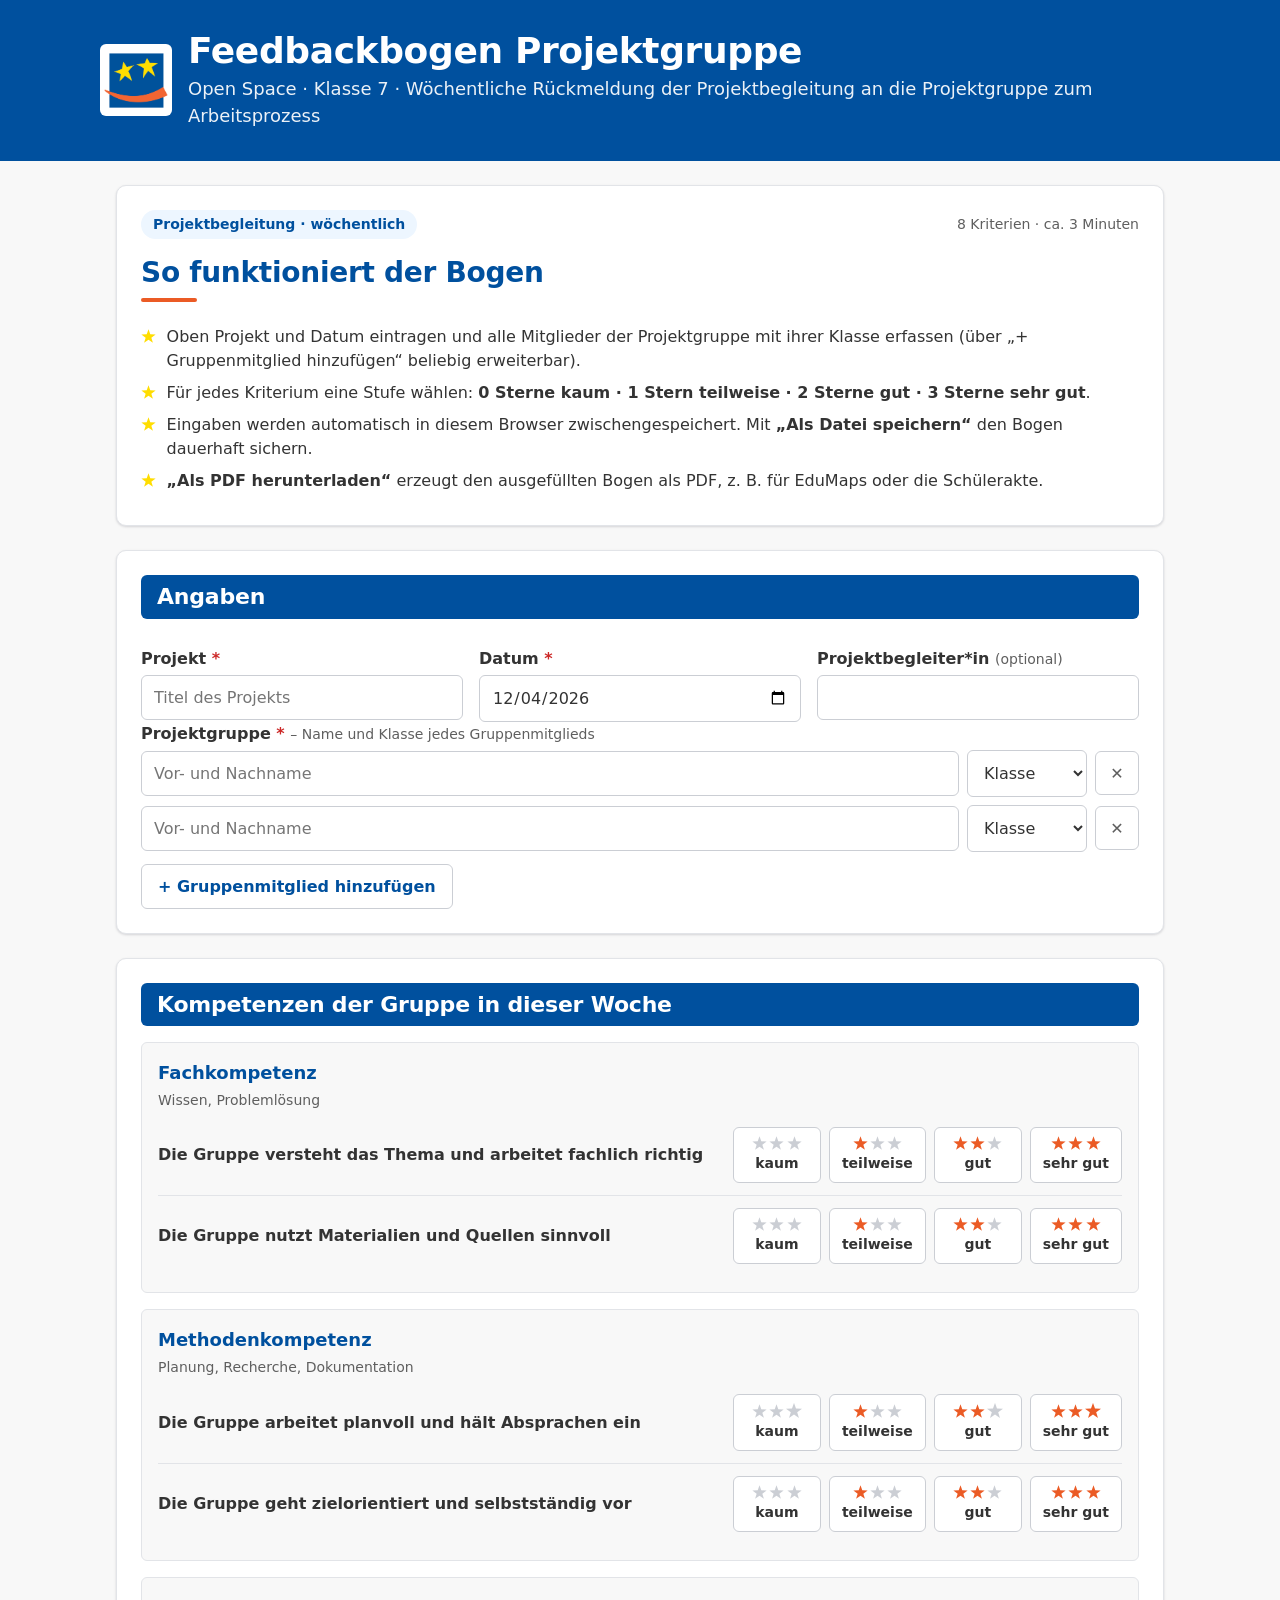
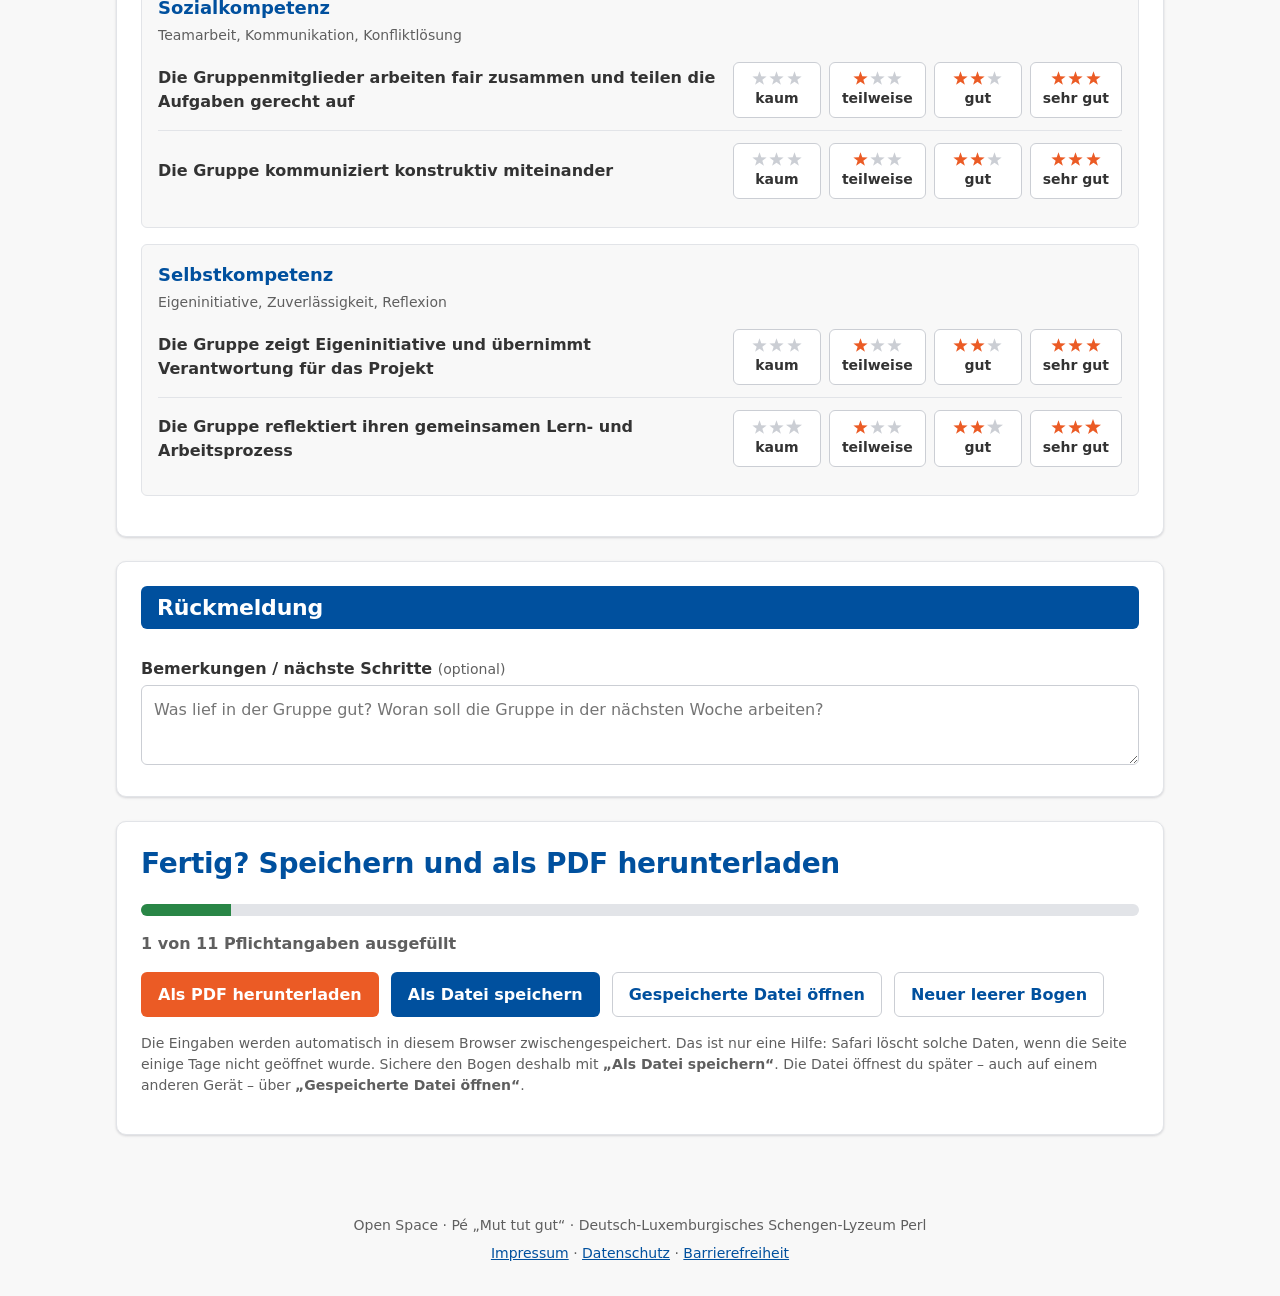
<file: feedbackbogen-projektgruppe.html>
<!DOCTYPE html>
<html lang="de">
<head>
  <meta charset="UTF-8" />
  <meta name="viewport" content="width=device-width, initial-scale=1.0" />
  <title>Feedbackbogen Projektgruppe · Open Space</title>
  <link rel="stylesheet" href="assets/slp-tokens.css" />
  <link rel="stylesheet" href="assets/bogen.css" />
</head>
<body>
  <header>
    <div class="head-inner">
      <img src="assets/openspace-logo.png" alt="Open-Space-Logo" width="72" height="72" />
      <div>
        <h1>Feedbackbogen Projektgruppe</h1>
        <p>Open Space · Klasse 7 · Wöchentliche Rückmeldung der Projektbegleitung an die Projektgruppe zum Arbeitsprozess</p>
      </div>
    </div>
  </header>

  <main>
    <section class="card">
      <div class="topline">
        <span class="badge">Projektbegleitung · wöchentlich</span>
        <span class="small">8 Kriterien · ca. 3 Minuten</span>
      </div>
      <h2 class="slp-rule">So funktioniert der Bogen</h2>
      <ul class="stars-list">
        <li>Oben Projekt und Datum eintragen und alle Mitglieder der Projektgruppe mit ihrer Klasse erfassen (über „+ Gruppenmitglied hinzufügen“ beliebig erweiterbar).</li>
        <li>Für jedes Kriterium eine Stufe wählen: <strong>0 Sterne kaum · 1 Stern teilweise · 2 Sterne gut · 3 Sterne sehr gut</strong>.</li>
        <li>Eingaben werden automatisch in diesem Browser zwischengespeichert. Mit <strong>„Als Datei speichern“</strong> den Bogen dauerhaft sichern.</li>
        <li><strong>„Als PDF herunterladen“</strong> erzeugt den ausgefüllten Bogen als PDF, z.&nbsp;B. für EduMaps oder die Schülerakte.</li>
      </ul>
    </section>

    <!-- Angaben, Abschnitte und Abschluss baut assets/bogen.js auf -->
    <div id="bogen"></div>
  </main>

  <footer>
    Open Space · Pé „Mut tut gut“ · Deutsch-Luxemburgisches Schengen-Lyzeum Perl
    <!-- Rechtslinks slp-tools.de: statisch, absolut, nicht per JavaScript -->
    <nav aria-label="Rechtliche Angaben" style="margin-top: 0.5em;">
      <a href="https://slp-tools.de/impressum.html">Impressum</a> ·
      <a href="https://slp-tools.de/datenschutz.html">Datenschutz</a> ·
      <a href="https://slp-tools.de/barrierefreiheit.html">Barrierefreiheit</a>
    </nav>
  </footer>

  <script src="assets/bogen.js"></script>
  <script>
    // Inhalt des Bogens (aus der Vorlage übernommen). ids nicht umbenennen,
    // sonst passen gespeicherte Dateien nicht mehr.
    SLPBogen.init({
        "id": "feedback-woche",
        "title": "Feedbackbogen Projektgruppe",
        "filePrefix": "Feedback",
        "head": [
          {
            "id": "projekt",
            "label": "Projekt",
            "type": "text",
            "required": true,
            "placeholder": "Titel des Projekts"
          },
          {
            "id": "datum",
            "label": "Datum",
            "type": "date",
            "required": true
          },
          {
            "id": "bewerter",
            "label": "Projektbegleiter*in",
            "type": "text",
            "required": false
          },
          {
            "id": "mitglieder",
            "label": "Projektgruppe",
            "type": "members",
            "required": true,
            "options": [
              "7a",
              "7b",
              "7c",
              "7d",
              "7e"
            ],
            "minRows": 2
          }
        ],
        "sections": [
          {
            "type": "rating",
            "title": "Kompetenzen der Gruppe in dieser Woche",
            "groups": [
              {
                "title": "Fachkompetenz",
                "sub": "Wissen, Problemlösung",
                "items": [
                  {
                    "id": "f1",
                    "text": "Die Gruppe versteht das Thema und arbeitet fachlich richtig"
                  },
                  {
                    "id": "f2",
                    "text": "Die Gruppe nutzt Materialien und Quellen sinnvoll"
                  }
                ]
              },
              {
                "title": "Methodenkompetenz",
                "sub": "Planung, Recherche, Dokumentation",
                "items": [
                  {
                    "id": "m1",
                    "text": "Die Gruppe arbeitet planvoll und hält Absprachen ein"
                  },
                  {
                    "id": "m2",
                    "text": "Die Gruppe geht zielorientiert und selbstständig vor"
                  }
                ]
              },
              {
                "title": "Sozialkompetenz",
                "sub": "Teamarbeit, Kommunikation, Konfliktlösung",
                "items": [
                  {
                    "id": "s1",
                    "text": "Die Gruppenmitglieder arbeiten fair zusammen und teilen die Aufgaben gerecht auf"
                  },
                  {
                    "id": "s2",
                    "text": "Die Gruppe kommuniziert konstruktiv miteinander"
                  }
                ]
              },
              {
                "title": "Selbstkompetenz",
                "sub": "Eigeninitiative, Zuverlässigkeit, Reflexion",
                "items": [
                  {
                    "id": "k1",
                    "text": "Die Gruppe zeigt Eigeninitiative und übernimmt Verantwortung für das Projekt"
                  },
                  {
                    "id": "k2",
                    "text": "Die Gruppe reflektiert ihren gemeinsamen Lern- und Arbeitsprozess"
                  }
                ]
              }
            ]
          },
          {
            "type": "fields",
            "title": "Rückmeldung",
            "fields": [
              {
                "id": "bemerkung",
                "label": "Bemerkungen / nächste Schritte",
                "type": "textarea",
                "required": false,
                "short": true,
                "placeholder": "Was lief in der Gruppe gut? Woran soll die Gruppe in der nächsten Woche arbeiten?"
              }
            ]
          }
        ],
        "scale": [
          {
            "v": 1,
            "label": "kaum",
            "stars": 0
          },
          {
            "v": 2,
            "label": "teilweise",
            "stars": 1
          },
          {
            "v": 3,
            "label": "gut",
            "stars": 2
          },
          {
            "v": 4,
            "label": "sehr gut",
            "stars": 3
          }
        ]
      });
  </script>
</body>
</html>
</file>
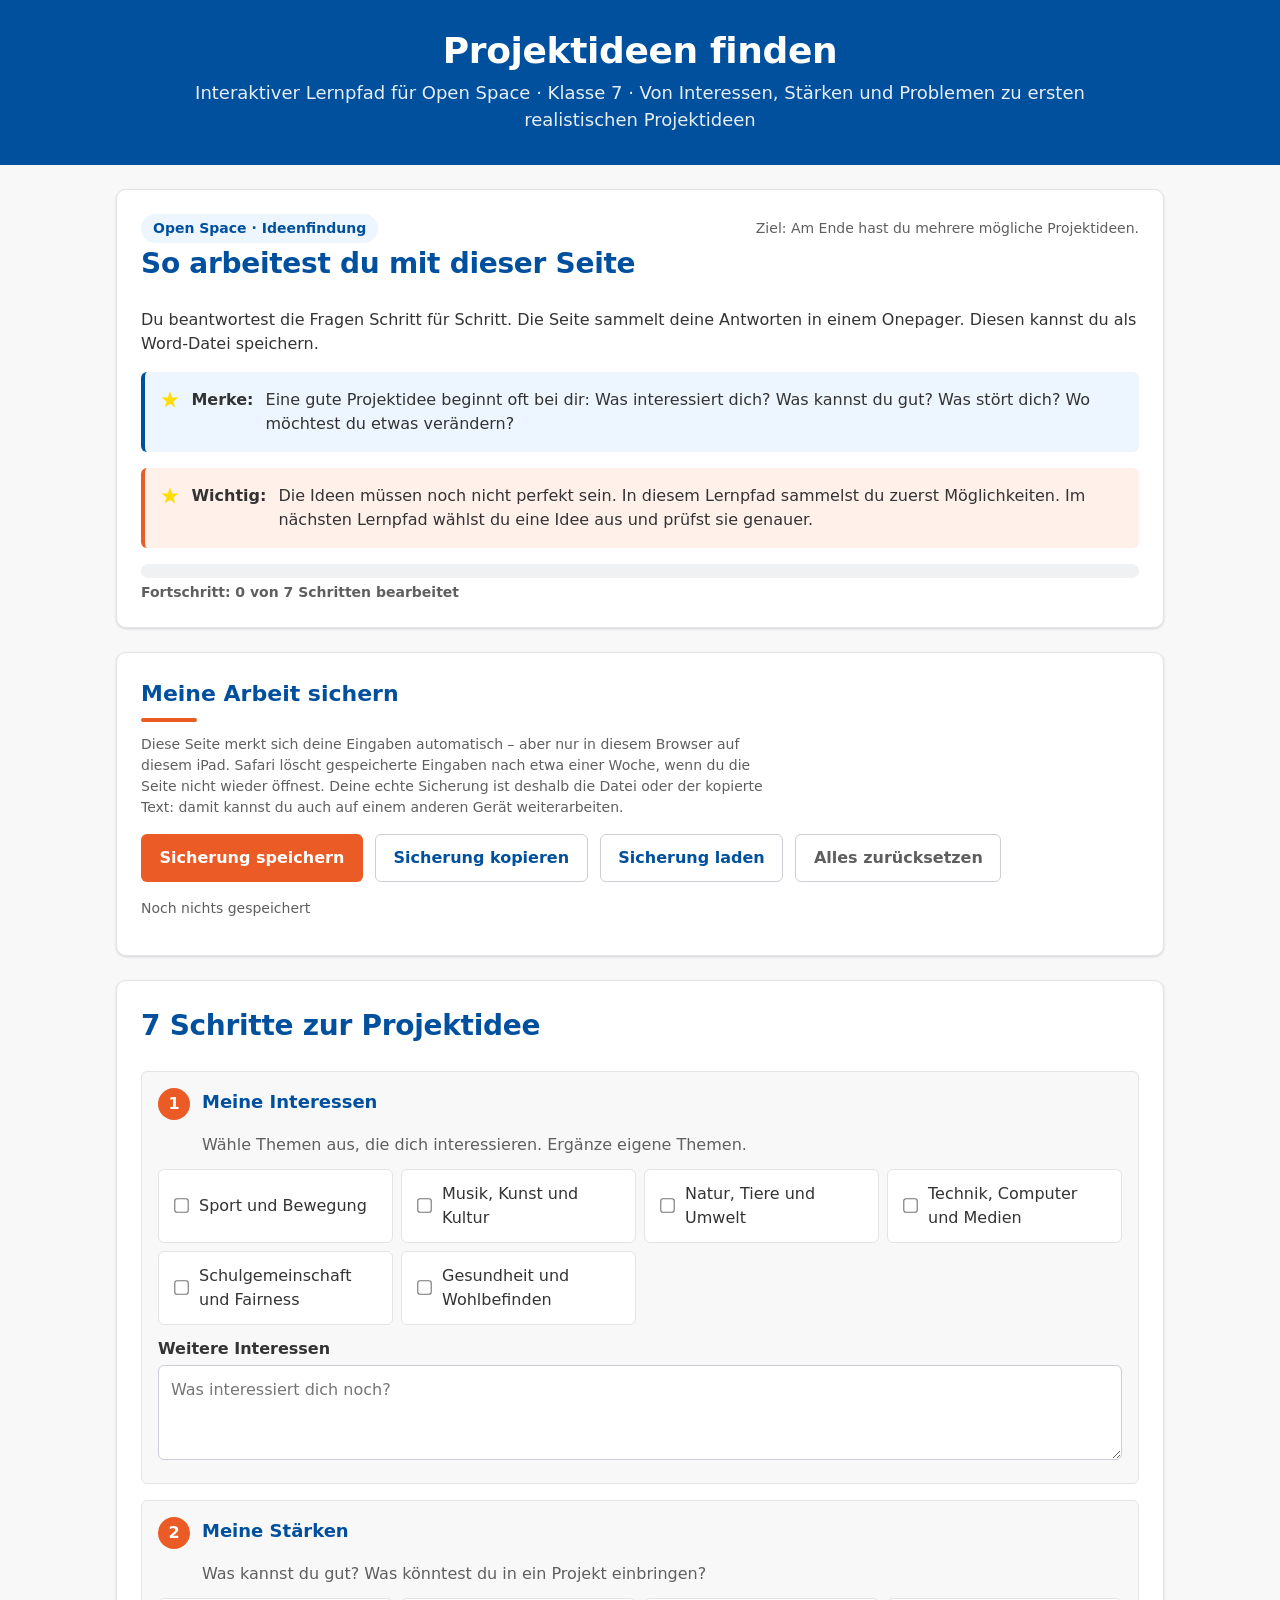
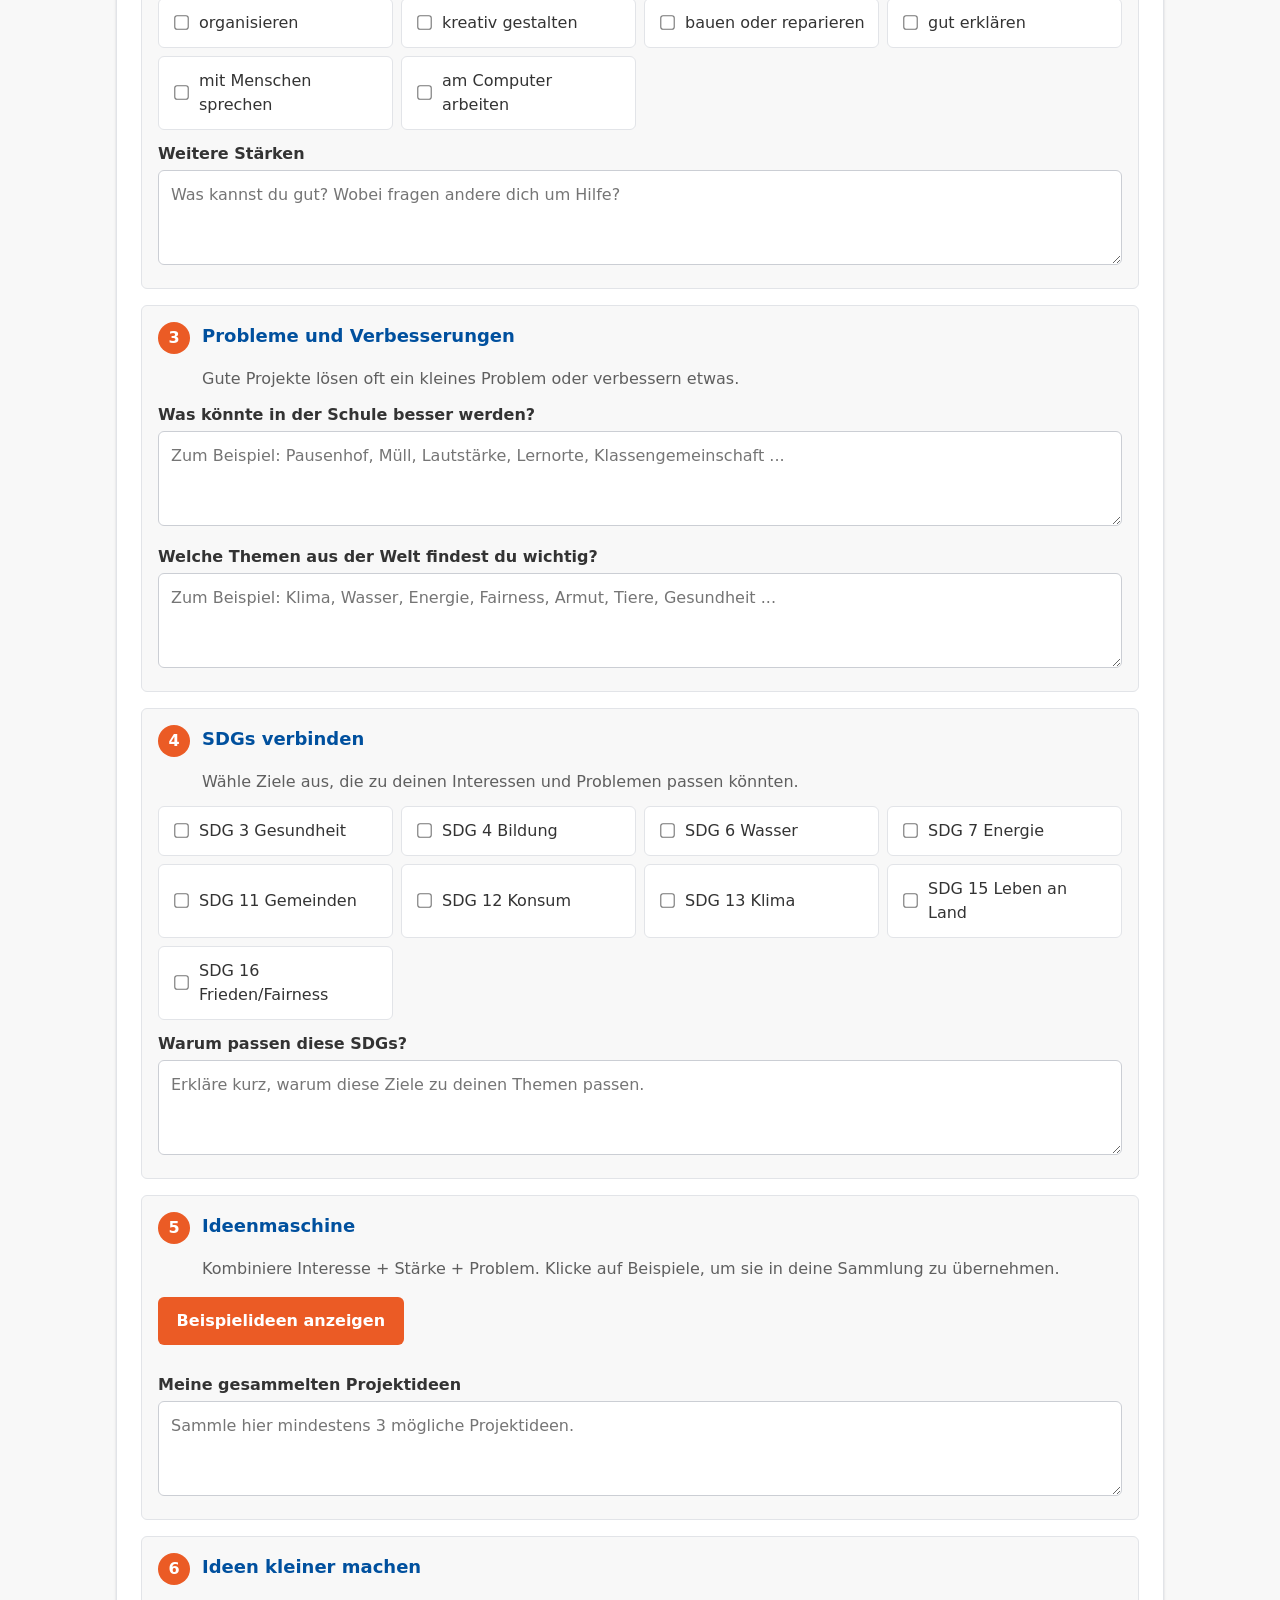
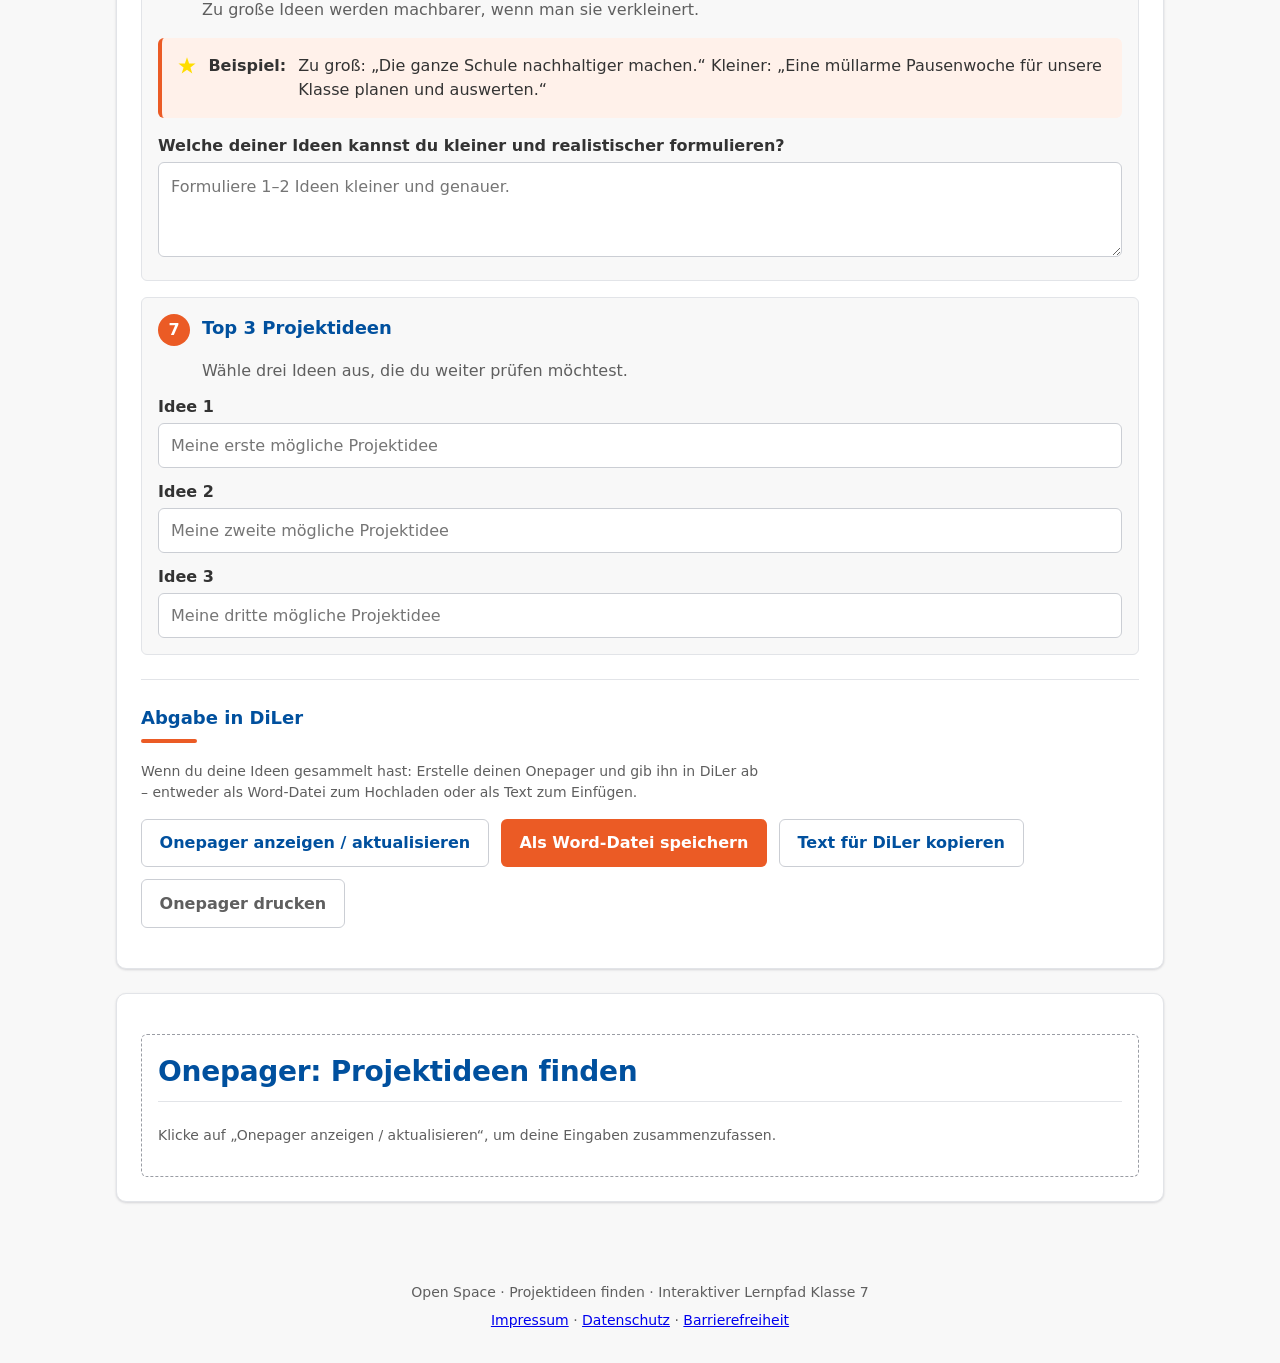
<file: lernpfad_projektideen_finden.html>
<!DOCTYPE html>
<html lang="de">
<head>
  <meta charset="UTF-8" />
  <meta name="viewport" content="width=device-width, initial-scale=1.0" />
  <title>Projektideen finden · Interaktiver Lernpfad</title>
  <link rel="stylesheet" href="assets/slp-tokens.css" />
  <style>
    /* Farben, Schrift und Abstände: assets/slp-tokens.css (Corporate
       Design des Schengen-Lyzeums). Hier nur die Regeln dieser Seite. */

    * { box-sizing: border-box; }

    body {
      margin: 0;
      font-family: var(--font-sans);
      background: var(--surface-page);
      color: var(--text-body);
      line-height: var(--leading-normal);
    }

    header {
      background: var(--surface-blue);
      color: var(--text-on-blue);
      padding: var(--space-6) var(--space-4);
      text-align: center;
    }
    header h1 {
      margin: 0 0 var(--space-2);
      font-size: clamp(1.6rem, 4vw, 2.25rem);
      line-height: var(--leading-tight);
      letter-spacing: var(--tracking-tight);
    }
    header p {
      max-width: 920px;
      margin: var(--space-2) auto 0;
      color: rgba(255,255,255,.9);
      font-size: var(--text-md);
    }

    main { max-width: var(--container); margin: 0 auto; padding: var(--space-5) var(--space-4); }

    .card {
      background: var(--surface-card);
      border: 1px solid var(--border-subtle);
      border-radius: var(--radius-lg);
      box-shadow: var(--shadow-sm);
      padding: var(--space-5);
      margin-bottom: var(--space-5);
    }

    h2, h3 { margin-top: 0; color: var(--slp-blue); }
    h2 { font-size: var(--text-xl); letter-spacing: var(--tracking-tight); }
    h3 { font-size: var(--text-md); }

    .topline {
      display: flex; flex-wrap: wrap; justify-content: space-between;
      gap: var(--space-3); align-items: center;
    }

    .badge {
      display: inline-block; padding: var(--space-1) var(--space-3);
      border-radius: var(--radius-pill); background: var(--accent-soft);
      color: var(--slp-blue); font-size: var(--text-sm); font-weight: 700;
    }

    .small { font-size: var(--text-sm); color: var(--text-muted); }

    .hint, .tip {
      display: flex; gap: var(--space-3); align-items: flex-start;
      border-radius: var(--radius-md); padding: var(--space-4); margin: var(--space-4) 0;
    }
    .hint { background: var(--accent-soft); border-left: var(--rule-accent) solid var(--slp-blue); }
    .tip  { background: var(--accent-2-soft); border-left: var(--rule-accent) solid var(--slp-orange); }

    /* Der Schengen-Stern als Auszeichnung statt eines Icons */
    .hint::before, .tip::before {
      content: ""; flex: 0 0 auto; width: 1.15em; height: 1.15em; margin-top: .15em;
      background: var(--slp-yellow);
      -webkit-mask: var(--slp-star-mask) center / contain no-repeat;
              mask: var(--slp-star-mask) center / contain no-repeat;
    }

    .progress-wrap {
      background: var(--surface-sunken); border-radius: var(--radius-pill);
      height: 14px; overflow: hidden; margin: var(--space-3) 0 var(--space-1);
    }
    .progress-bar {
      height: 100%; width: 0%; background: var(--slp-blue);
      transition: width var(--dur) var(--ease-out);
    }
    .status { color: var(--text-muted); font-weight: 700; font-size: var(--text-sm); }

    .step {
      border: 1px solid var(--border-subtle); background: var(--surface-page);
      border-radius: var(--radius-md); padding: var(--space-4); margin: var(--space-4) 0;
    }
    .step-header { display: flex; gap: var(--space-3); align-items: flex-start; margin-bottom: var(--space-3); }
    .step-number {
      width: 2rem; height: 2rem; flex: 0 0 2rem; border-radius: var(--radius-pill);
      background: var(--slp-orange); color: var(--text-on-orange);
      display: grid; place-items: center; font-weight: 700;
    }
    .step-header p { margin: var(--space-1) 0 0; color: var(--text-muted); }

    label { display: block; font-weight: 700; margin: var(--space-3) 0 var(--space-1); color: var(--text-body); }

    input[type="text"], textarea, select {
      width: 100%; padding: var(--space-3);
      border: 1px solid var(--border-default); border-radius: var(--radius-md);
      font-family: inherit; font-size: var(--text-base);
      color: var(--text-body); background: var(--surface-card);
    }
    input[type="text"]:focus, textarea:focus, select:focus {
      outline: 3px solid var(--focus-ring); outline-offset: 1px; border-color: var(--slp-blue);
    }
    textarea { min-height: 95px; resize: vertical; line-height: var(--leading-normal); }

    .grid { display: grid; grid-template-columns: repeat(auto-fit, minmax(240px, 1fr)); gap: var(--space-3); }

    .choice-grid {
      display: grid; grid-template-columns: repeat(auto-fit, minmax(230px, 1fr));
      gap: var(--space-2); margin-top: var(--space-2);
    }
    .choice-grid label {
      display: flex; align-items: center; gap: var(--space-2); font-weight: 400; margin: 0;
      background: var(--surface-card); border: 1px solid var(--border-subtle);
      border-radius: var(--radius-md); padding: var(--space-3); min-height: 44px;
    }
    .choice-grid label:hover { background: var(--accent-soft); }
    .choice-grid input { transform: scale(1.12); accent-color: var(--slp-blue); }

    .idea-list { display: grid; grid-template-columns: repeat(auto-fit, minmax(250px, 1fr)); gap: var(--space-3); margin-top: var(--space-3); }
    .idea-card {
      border: 1px solid var(--border-subtle); border-top: 3px solid var(--slp-orange);
      border-radius: var(--radius-md); padding: var(--space-4); background: var(--surface-page);
    }
    .idea-card h3 { margin: var(--space-2) 0; }
    .idea-card button { margin-top: var(--space-2); }

    /* --- Aktionsbereiche: Abgabe getrennt von der Sicherung --- */
    .aktionen { margin-top: var(--space-5); padding-top: var(--space-5); border-top: 1px solid var(--border-subtle); }
    .aktionen__text { margin: 0 0 var(--space-4); color: var(--text-muted); font-size: var(--text-sm); max-width: 70ch; }

    .button-row { display: flex; flex-wrap: wrap; gap: var(--space-3); align-items: center; margin: var(--space-4) 0; }

    button {
      font: inherit; font-weight: 700; cursor: pointer;
      border: 1px solid transparent; border-radius: var(--radius-md);
      padding: .7rem 1.1rem; min-height: 44px;
      transition: background var(--dur) var(--ease-out),
                  border-color var(--dur) var(--ease-out),
                  color var(--dur) var(--ease-out);
    }
    button:focus { outline: 3px solid var(--focus-ring); outline-offset: 2px; }
    button:focus:not(:focus-visible) { outline: none; }
    button:focus-visible { outline: 3px solid var(--focus-ring); outline-offset: 2px; }
    button:active { transform: translateY(1px); }

    button.haupt { background: var(--slp-orange); color: var(--text-on-orange); }
    button.haupt:hover { background: var(--accent-2-hover); }
    button.rand { background: var(--surface-card); color: var(--slp-blue); border-color: var(--border-default); }
    button.rand:hover { background: var(--accent-soft); border-color: var(--slp-blue); }
    button.still { background: transparent; color: var(--text-muted); border-color: var(--border-default); }
    button.still:hover { background: var(--surface-sunken); color: var(--text-body); }

    @supports not (gap: 1rem) {
      .button-row > *, .choice-grid > * { margin: 0 var(--space-3) var(--space-3) 0; }
    }

    .onepager {
      background: var(--surface-card); border: 1px dashed var(--border-strong);
      border-radius: var(--radius-md); padding: var(--space-4); margin-top: var(--space-4);
    }
    .onepager h2 { color: var(--slp-blue); border-bottom: 1px solid var(--border-subtle); padding-bottom: var(--space-2); }
    .onepager-grid { display: grid; grid-template-columns: repeat(auto-fit, minmax(260px, 1fr)); gap: var(--space-3); }
    .onepager-box {
      border: 1px solid var(--border-subtle); border-top: 3px solid var(--slp-blue);
      border-radius: var(--radius-md); padding: var(--space-3); background: var(--surface-page);
    }

    footer { text-align: center; padding: var(--space-6) var(--space-4); color: var(--text-muted); font-size: var(--text-sm); }

    @media (max-width: 560px) {
      main { padding: var(--space-4) var(--space-3); }
      .card { padding: var(--space-4); }
      .button-row > button { width: 100%; }
    }

    @media print {
      body { background: white; }
      header, .intro-card, .steps-card, .aktionen, .button-row,
      .progress-wrap, .status, #sicherung { display: none; }
      .card { box-shadow: none; border: none; margin: 0; padding: 0; }
      .onepager { border: none; padding: 0; }
      .onepager-grid { display: block; }
      .onepager-box { margin: 10px 0; break-inside: avoid; }
    }
  </style>
</head>
<body>
<header>
  <h1>Projektideen finden</h1>
  <p>Interaktiver Lernpfad für Open Space · Klasse 7 · Von Interessen, Stärken und Problemen zu ersten realistischen Projektideen</p>
</header>
<main>
  <section class="card intro-card">
    <div class="topline"><span class="badge">Open Space · Ideenfindung</span><span class="small">Ziel: Am Ende hast du mehrere mögliche Projektideen.</span></div>
    <h2>So arbeitest du mit dieser Seite</h2>
    <p>Du beantwortest die Fragen Schritt für Schritt. Die Seite sammelt deine Antworten in einem Onepager. Diesen kannst du als Word-Datei speichern.</p>
    <div class="hint"><strong>Merke:</strong> Eine gute Projektidee beginnt oft bei dir: Was interessiert dich? Was kannst du gut? Was stört dich? Wo möchtest du etwas verändern?</div>
    <div class="tip"><strong>Wichtig:</strong> Die Ideen müssen noch nicht perfekt sein. In diesem Lernpfad sammelst du zuerst Möglichkeiten. Im nächsten Lernpfad wählst du eine Idee aus und prüfst sie genauer.</div>
    <div class="progress-wrap"><div class="progress-bar" id="progressBar"></div></div>
    <div id="progressText" class="status">Fortschritt: 0 von 7 Schritten bearbeitet</div>
  </section>

  <!-- Inhalt wird von assets/persist.js aufgebaut -->
  <section class="card" id="sicherung"></section>

  <section class="card steps-card">
    <h2>7 Schritte zur Projektidee</h2>

    <div class="step">
      <div class="step-header"><div class="step-number">1</div><div><h3>Meine Interessen</h3><p>Wähle Themen aus, die dich interessieren. Ergänze eigene Themen.</p></div></div>
      <div class="choice-grid">
        <label><input type="checkbox" name="interests" value="Sport und Bewegung"> Sport und Bewegung</label>
        <label><input type="checkbox" name="interests" value="Musik, Kunst und Kultur"> Musik, Kunst und Kultur</label>
        <label><input type="checkbox" name="interests" value="Natur, Tiere und Umwelt"> Natur, Tiere und Umwelt</label>
        <label><input type="checkbox" name="interests" value="Technik, Computer und Medien"> Technik, Computer und Medien</label>
        <label><input type="checkbox" name="interests" value="Schulgemeinschaft und Fairness"> Schulgemeinschaft und Fairness</label>
        <label><input type="checkbox" name="interests" value="Gesundheit und Wohlbefinden"> Gesundheit und Wohlbefinden</label>
      </div>
      <label for="ownInterests">Weitere Interessen</label><textarea id="ownInterests" placeholder="Was interessiert dich noch?"></textarea>
    </div>

    <div class="step">
      <div class="step-header"><div class="step-number">2</div><div><h3>Meine Stärken</h3><p>Was kannst du gut? Was könntest du in ein Projekt einbringen?</p></div></div>
      <div class="choice-grid">
        <label><input type="checkbox" name="strengths" value="organisieren"> organisieren</label>
        <label><input type="checkbox" name="strengths" value="kreativ gestalten"> kreativ gestalten</label>
        <label><input type="checkbox" name="strengths" value="bauen oder reparieren"> bauen oder reparieren</label>
        <label><input type="checkbox" name="strengths" value="gut erklären"> gut erklären</label>
        <label><input type="checkbox" name="strengths" value="mit Menschen sprechen"> mit Menschen sprechen</label>
        <label><input type="checkbox" name="strengths" value="am Computer arbeiten"> am Computer arbeiten</label>
      </div>
      <label for="ownStrengths">Weitere Stärken</label><textarea id="ownStrengths" placeholder="Was kannst du gut? Wobei fragen andere dich um Hilfe?"></textarea>
    </div>

    <div class="step">
      <div class="step-header"><div class="step-number">3</div><div><h3>Probleme und Verbesserungen</h3><p>Gute Projekte lösen oft ein kleines Problem oder verbessern etwas.</p></div></div>
      <label for="problemsSchool">Was könnte in der Schule besser werden?</label><textarea id="problemsSchool" placeholder="Zum Beispiel: Pausenhof, Müll, Lautstärke, Lernorte, Klassengemeinschaft ..."></textarea>
      <label for="problemsWorld">Welche Themen aus der Welt findest du wichtig?</label><textarea id="problemsWorld" placeholder="Zum Beispiel: Klima, Wasser, Energie, Fairness, Armut, Tiere, Gesundheit ..."></textarea>
    </div>

    <div class="step">
      <div class="step-header"><div class="step-number">4</div><div><h3>SDGs verbinden</h3><p>Wähle Ziele aus, die zu deinen Interessen und Problemen passen könnten.</p></div></div>
      <div class="choice-grid">
        <label><input type="checkbox" name="sdgs" value="SDG 3 Gesundheit und Wohlergehen"> SDG 3 Gesundheit</label>
        <label><input type="checkbox" name="sdgs" value="SDG 4 Hochwertige Bildung"> SDG 4 Bildung</label>
        <label><input type="checkbox" name="sdgs" value="SDG 6 Sauberes Wasser"> SDG 6 Wasser</label>
        <label><input type="checkbox" name="sdgs" value="SDG 7 Saubere Energie"> SDG 7 Energie</label>
        <label><input type="checkbox" name="sdgs" value="SDG 11 Nachhaltige Städte und Gemeinden"> SDG 11 Gemeinden</label>
        <label><input type="checkbox" name="sdgs" value="SDG 12 Nachhaltiger Konsum"> SDG 12 Konsum</label>
        <label><input type="checkbox" name="sdgs" value="SDG 13 Klimaschutz"> SDG 13 Klima</label>
        <label><input type="checkbox" name="sdgs" value="SDG 15 Leben an Land"> SDG 15 Leben an Land</label>
        <label><input type="checkbox" name="sdgs" value="SDG 16 Frieden und Gerechtigkeit"> SDG 16 Frieden/Fairness</label>
      </div>
      <label for="sdgReason">Warum passen diese SDGs?</label><textarea id="sdgReason" placeholder="Erkläre kurz, warum diese Ziele zu deinen Themen passen."></textarea>
    </div>

    <div class="step">
      <div class="step-header"><div class="step-number">5</div><div><h3>Ideenmaschine</h3><p>Kombiniere Interesse + Stärke + Problem. Klicke auf Beispiele, um sie in deine Sammlung zu übernehmen.</p></div></div>
      <div class="button-row"><button type="button" class="haupt" onclick="generateIdeas()">Beispielideen anzeigen</button></div>
      <div id="ideaExamples" class="idea-list"></div>
      <label for="collectedIdeas">Meine gesammelten Projektideen</label><textarea id="collectedIdeas" placeholder="Sammle hier mindestens 3 mögliche Projektideen."></textarea>
    </div>

    <div class="step">
      <div class="step-header"><div class="step-number">6</div><div><h3>Ideen kleiner machen</h3><p>Zu große Ideen werden machbarer, wenn man sie verkleinert.</p></div></div>
      <div class="tip"><strong>Beispiel:</strong> Zu groß: „Die ganze Schule nachhaltiger machen.“ Kleiner: „Eine müllarme Pausenwoche für unsere Klasse planen und auswerten.“</div>
      <label for="smallIdeas">Welche deiner Ideen kannst du kleiner und realistischer formulieren?</label><textarea id="smallIdeas" placeholder="Formuliere 1–2 Ideen kleiner und genauer."></textarea>
    </div>

    <div class="step">
      <div class="step-header"><div class="step-number">7</div><div><h3>Top 3 Projektideen</h3><p>Wähle drei Ideen aus, die du weiter prüfen möchtest.</p></div></div>
      <label for="top1">Idee 1</label><input id="top1" type="text" placeholder="Meine erste mögliche Projektidee">
      <label for="top2">Idee 2</label><input id="top2" type="text" placeholder="Meine zweite mögliche Projektidee">
      <label for="top3">Idee 3</label><input id="top3" type="text" placeholder="Meine dritte mögliche Projektidee">
    </div>

    <div class="aktionen">
      <h3 class="slp-rule">Abgabe in DiLer</h3>
      <p class="aktionen__text">
        Wenn du deine Ideen gesammelt hast: Erstelle deinen Onepager und gib ihn in DiLer ab –
        entweder als Word-Datei zum Hochladen oder als Text zum Einfügen.
      </p>
      <div class="button-row">
        <button type="button" class="rand" onclick="updateOnepager()">Onepager anzeigen / aktualisieren</button>
        <button type="button" class="haupt" onclick="downloadWord()">Als Word-Datei speichern</button>
        <button type="button" class="rand" onclick="SLPPersist.klartextKopieren()">Text für DiLer kopieren</button>
        <button type="button" class="still" onclick="window.print()">Onepager drucken</button>
      </div>
    </div>
  </section>

  <section class="card" id="onepagerSection"><div id="onepager" class="onepager"><h2>Onepager: Projektideen finden</h2><p class="small">Klicke auf „Onepager anzeigen / aktualisieren“, um deine Eingaben zusammenzufassen.</p></div></section>
</main>
<footer>Open Space · Projektideen finden · Interaktiver Lernpfad Klasse 7
  <!-- Rechtslinks slp-tools.de: statisch, absolut, nicht per JavaScript -->
  <nav aria-label="Rechtliche Angaben" style="margin-top: 0.5em;">
    <a href="https://slp-tools.de/impressum.html">Impressum</a> ·
    <a href="https://slp-tools.de/datenschutz.html">Datenschutz</a> ·
    <a href="https://slp-tools.de/barrierefreiheit.html">Barrierefreiheit</a>
  </nav>
</footer>
<script>
  document.addEventListener('input', updateProgress); document.addEventListener('change', updateProgress);
  function getValue(id){const e=document.getElementById(id);return e&&e.value.trim()?e.value.trim():'—'}
  function getCheckedValues(name){const c=Array.from(document.querySelectorAll(`input[name="${name}"]:checked`));return c.length?c.map(i=>i.value).join(', '):'—'}
  function esc(t){return String(t).replace(/&/g,'&amp;').replace(/</g,'&lt;').replace(/>/g,'&gt;').replace(/"/g,'&quot;').replace(/'/g,'&#039;').replace(/\n/g,'<br>')}
  const examples = [
    ['Müllarme Pausenbox-Woche','Interesse: Umwelt · Stärke: organisieren · SDGs: 12, 13','Eine Klasse testet eine Woche lang weniger Verpackungsmüll in der Pause.'],
    ['Mini-Schulgarten für Insekten','Interesse: Natur · Stärke: bauen/gestalten · SDGs: 15, 4','Ein Team plant eine kleine insektenfreundliche Ecke und erklärt ihren Nutzen.'],
    ['Lernhilfe-Tauschbörse','Interesse: Bildung · Stärke: gut erklären · SDGs: 4, 10','Schüler bieten kurze Hilfen für Themen an, die sie gut können.'],
    ['Energie-Detektive im Klassenraum','Interesse: Technik/Klima · Stärke: beobachten · SDGs: 7, 13','Ein Team prüft Licht, Beamer, Heizung und entwickelt Spar-Tipps.'],
    ['Fairness-Woche in der Klasse','Interesse: Gemeinschaft · Stärke: mit Menschen sprechen · SDGs: 16, 4','Eine Gruppe sammelt Regeln für respektvollen Umgang und testet sie eine Woche.'],
    ['Bewegte Pause','Interesse: Sport · Stärke: anleiten · SDGs: 3, 11','Ein Team entwickelt einfache Pausenspiele und testet sie mit Mitschülern.'],
    ['Trinkwasser-Aktion','Interesse: Gesundheit/Wasser · Stärke: gestalten · SDGs: 3, 6, 12','Ein Team informiert über Leitungswasser und weniger Einwegflaschen.'],
    ['Schulweg-Check','Interesse: Gemeinde · Stärke: fotografieren/dokumentieren · SDGs: 11, 16','Schüler sammeln sichere und unsichere Stellen und machen Vorschläge.']
  ];
  function generateIdeas(){
    const wrap=document.getElementById('ideaExamples');
    wrap.innerHTML=examples.map((x,i)=>`<div class="idea-card"><span class="badge">Beispiel ${i+1}</span><h3>${x[0]}</h3><p><strong>${x[1]}</strong></p><p>${x[2]}</p><button type="button" class="rand" onclick="addIdea('${encodeURIComponent(x[0])}')">Idee übernehmen</button></div>`).join('');
  }
  function addIdea(encoded){
    const idea=decodeURIComponent(encoded); const box=document.getElementById('collectedIdeas');
    box.value = box.value.trim() ? box.value.trim()+"\n- "+idea : "- "+idea;
    // Loest den Autosave aus - ohne das Ereignis bliebe die uebernommene
    // Idee ungespeichert, bis der Schueler zufaellig woanders tippt.
    box.dispatchEvent(new Event('input', { bubbles: true }));
    updateProgress();
  }
  function buildOnepagerHtml(){return `
    <h2>Onepager: Projektideen finden</h2>
    <p><strong>Name:</strong> ___________________________ &nbsp;&nbsp; <strong>Datum:</strong> ___________________________</p>
    <div class="onepager-grid">
      <div class="onepager-box"><h3>1. Interessen</h3><p><strong>Ausgewählt:</strong><br>${esc(getCheckedValues('interests'))}</p><p><strong>Weitere Interessen:</strong><br>${esc(getValue('ownInterests'))}</p></div>
      <div class="onepager-box"><h3>2. Stärken</h3><p><strong>Ausgewählt:</strong><br>${esc(getCheckedValues('strengths'))}</p><p><strong>Weitere Stärken:</strong><br>${esc(getValue('ownStrengths'))}</p></div>
      <div class="onepager-box"><h3>3. Probleme / Verbesserungen</h3><p><strong>In der Schule:</strong><br>${esc(getValue('problemsSchool'))}</p><p><strong>In der Welt:</strong><br>${esc(getValue('problemsWorld'))}</p></div>
      <div class="onepager-box"><h3>4. Passende SDGs</h3><p><strong>SDGs:</strong><br>${esc(getCheckedValues('sdgs'))}</p><p><strong>Begründung:</strong><br>${esc(getValue('sdgReason'))}</p></div>
      <div class="onepager-box"><h3>5. Gesammelte Projektideen</h3><p>${esc(getValue('collectedIdeas'))}</p></div>
      <div class="onepager-box"><h3>6. Kleiner und realistischer</h3><p>${esc(getValue('smallIdeas'))}</p></div>
      <div class="onepager-box"><h3>7. Top 3 Projektideen</h3><p><strong>Idee 1:</strong> ${esc(getValue('top1'))}</p><p><strong>Idee 2:</strong> ${esc(getValue('top2'))}</p><p><strong>Idee 3:</strong> ${esc(getValue('top3'))}</p></div>
    </div>`}
  function updateOnepager(){document.getElementById('onepager').innerHTML=buildOnepagerHtml();updateProgress()}
  function updateProgress(){
    let c=0; if(getCheckedValues('interests')!=='—'||getValue('ownInterests')!=='—')c++; if(getCheckedValues('strengths')!=='—'||getValue('ownStrengths')!=='—')c++;
    if(getValue('problemsSchool')!=='—'||getValue('problemsWorld')!=='—')c++; if(getCheckedValues('sdgs')!=='—'&&getValue('sdgReason')!=='—')c++;
    if(getValue('collectedIdeas')!=='—')c++; if(getValue('smallIdeas')!=='—')c++; if(getValue('top1')!=='—'&&getValue('top2')!=='—'&&getValue('top3')!=='—')c++;
    const p=Math.round(c/7*100); document.getElementById('progressBar').style.width=p+'%'; document.getElementById('progressText').textContent=`Fortschritt: ${c} von 7 Schritten bearbeitet`;
  }
  function downloadWord(){updateOnepager();const content=document.getElementById('onepager').innerHTML;const html=`<!DOCTYPE html><html lang="de"><head><meta charset="UTF-8"><title>Onepager Projektideen finden</title><style>body{font-family:Arial,Helvetica,sans-serif;color:#1f2937}h1,h2{color:#00509E}.onepager-box{border:1px solid #cbd5e1;padding:10px;margin:10px 0;border-radius:8px;background:#f8fafc}.onepager-grid{display:block}.small{color:#64748b}</style></head><body>${content}</body></html>`;const blob=new Blob(['\ufeff',html],{type:'application/msword'});const url=URL.createObjectURL(blob);const a=document.createElement('a');a.href=url;a.download='Onepager_Projektideen_finden.doc';document.body.appendChild(a);a.click();document.body.removeChild(a);URL.revokeObjectURL(url)}
  updateProgress();
</script>

<script src="assets/persist.js"></script>
<script>
  // Autosave, Wiederherstellung, Sicherung und Import.
  SLPPersist.init({
    seite: 'projektideen-finden',
    bereich: '.steps-card',
    ziel: '#sicherung',
    nachWiederherstellung: updateProgress,
    klartextQuelle: buildOnepagerHtml,
    dateiname: 'Projektideen_finden'
  });
</script>
</body>
</html>
</file>
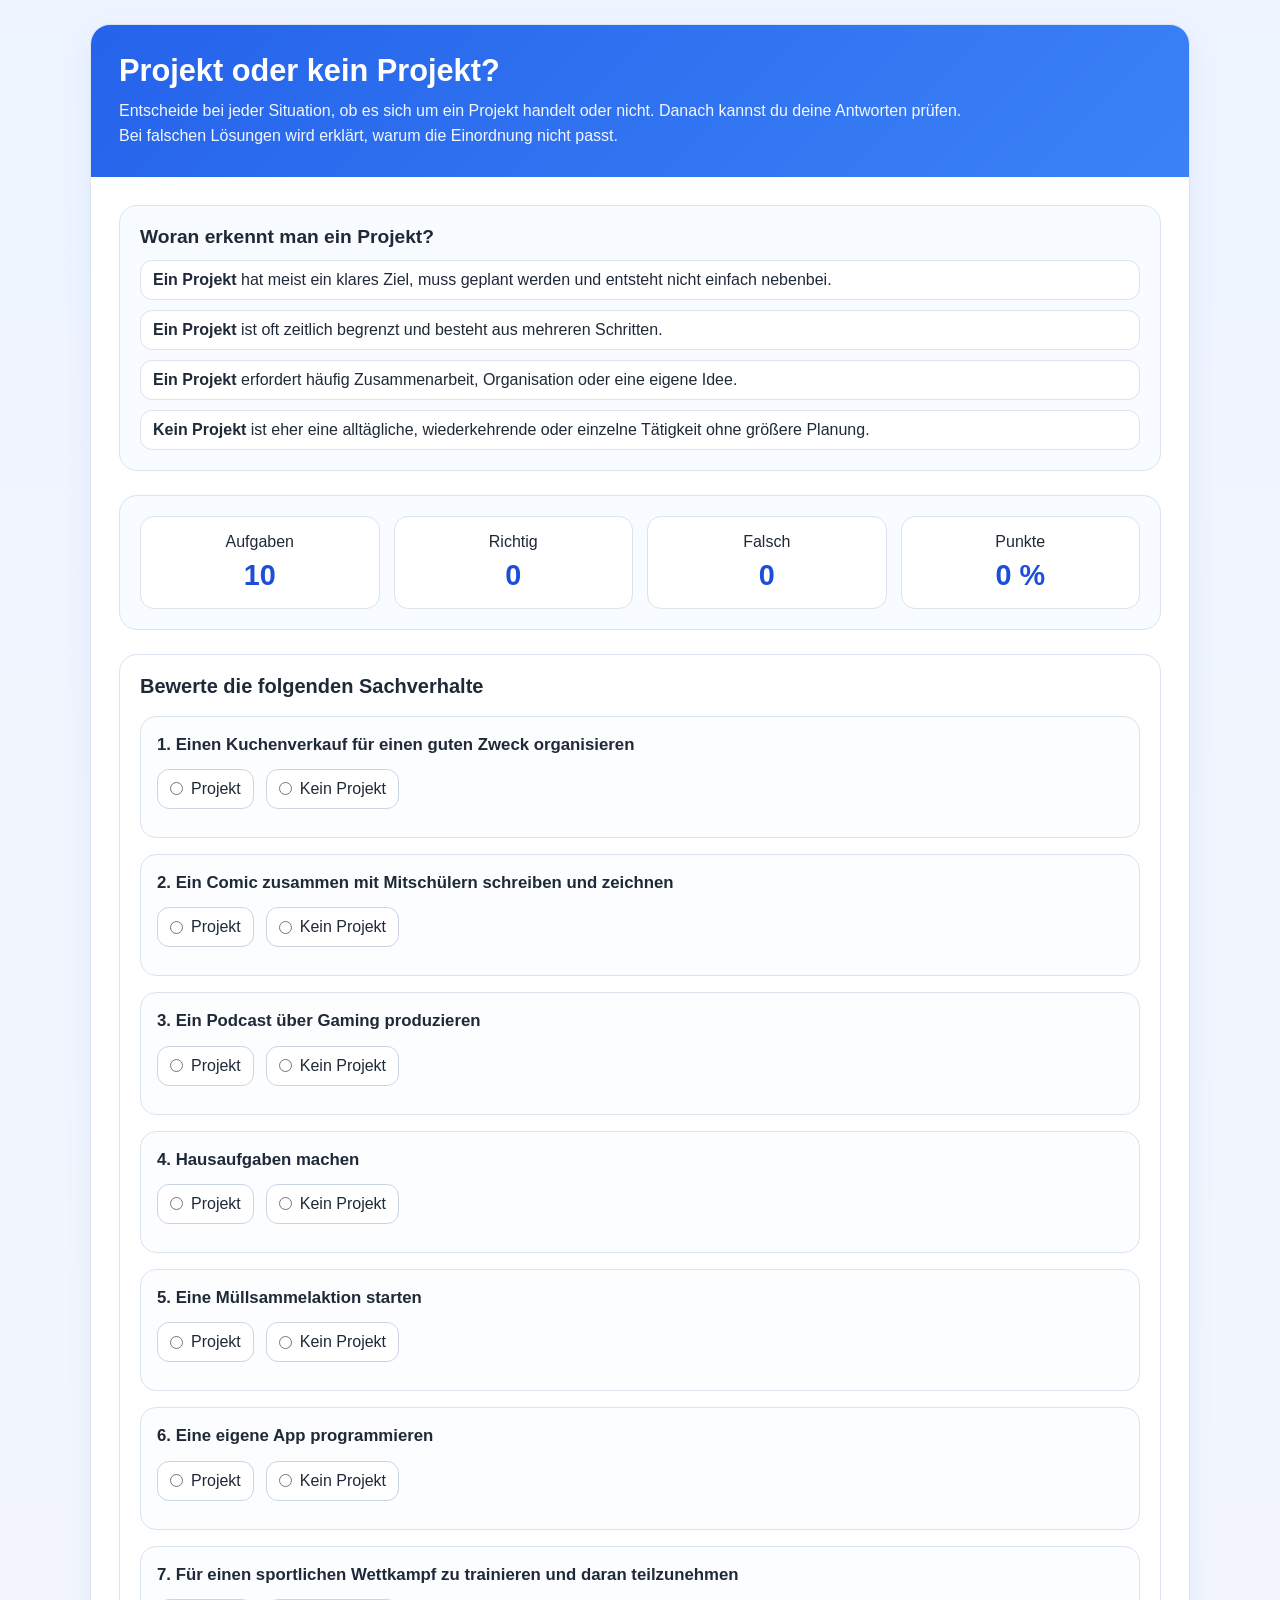
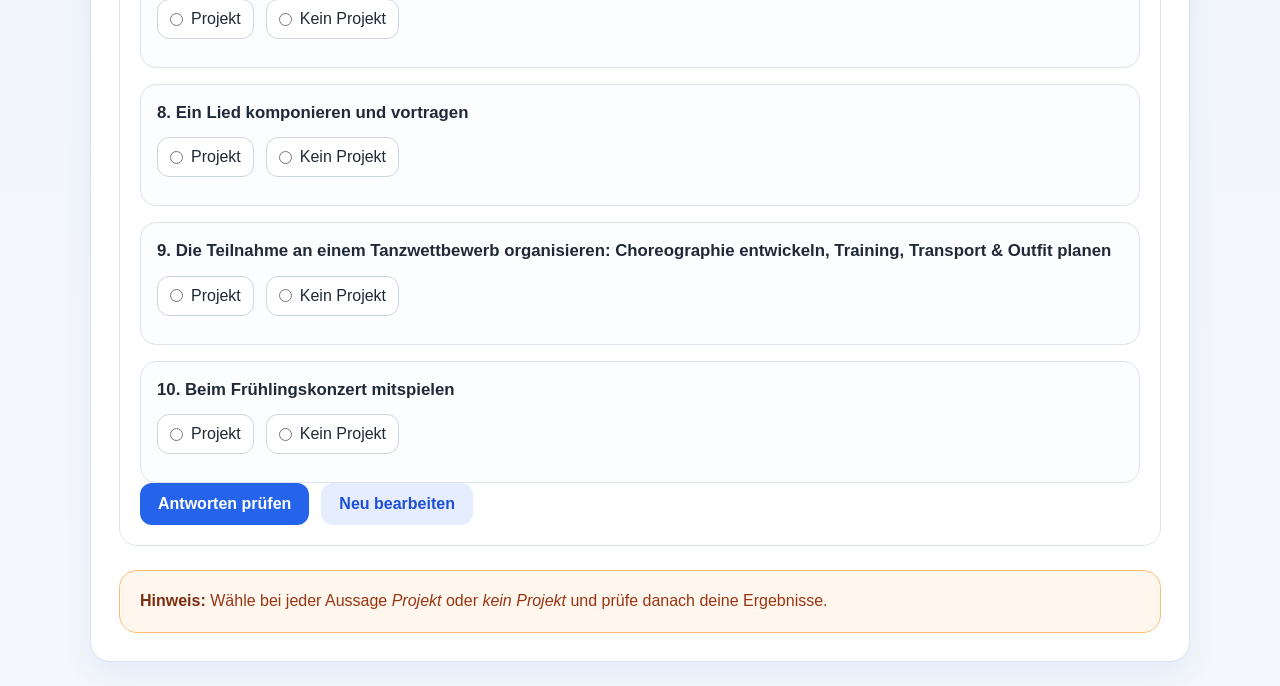
<file: OS01 Was ist ein Projekt.html>
<!DOCTYPE html>
<html lang="de">
<head>
  <meta charset="UTF-8" />
  <meta name="viewport" content="width=device-width, initial-scale=1.0" />
  <title>Projekt oder kein Projekt?</title>
  <style>
    :root {
      --bg: #f4f7fb;
      --card: #ffffff;
      --text: #1f2937;
      --muted: #6b7280;
      --primary: #2563eb;
      --primary-dark: #1d4ed8;
      --success-bg: #dcfce7;
      --success-text: #166534;
      --error-bg: #fee2e2;
      --error-text: #991b1b;
      --warning-bg: #fff7ed;
      --warning-text: #9a3412;
      --border: #dbe3ef;
      --shadow: 0 12px 30px rgba(37, 99, 235, 0.08);
    }

    * { box-sizing: border-box; }

    body {
      margin: 0;
      font-family: Arial, Helvetica, sans-serif;
      background: linear-gradient(180deg, #eef4ff 0%, var(--bg) 100%);
      color: var(--text);
      min-height: 100vh;
      padding: 24px;
    }

    .app {
      width: min(1100px, 100%);
      margin: 0 auto;
      background: var(--card);
      border-radius: 20px;
      box-shadow: var(--shadow);
      overflow: hidden;
      border: 1px solid var(--border);
    }

    .header {
      padding: 28px;
      background: linear-gradient(135deg, #2563eb, #3b82f6);
      color: white;
    }

    .header h1 {
      margin: 0 0 10px;
      font-size: clamp(1.7rem, 2.4vw, 2.4rem);
    }

    .header p {
      margin: 0;
      max-width: 850px;
      line-height: 1.55;
      color: rgba(255,255,255,0.94);
    }

    .content {
      padding: 28px;
      display: grid;
      gap: 24px;
    }

    .intro, .scoreboard, .task-list, .feedback-box {
      border: 1px solid var(--border);
      border-radius: 18px;
      background: #fff;
    }

    .intro {
      padding: 20px;
      background: #f8fbff;
    }

    .intro h2 {
      margin-top: 0;
      margin-bottom: 12px;
      font-size: 1.2rem;
    }

    .criteria {
      display: grid;
      gap: 10px;
      color: var(--text);
    }

    .criteria div {
      padding: 10px 12px;
      background: #fff;
      border: 1px solid var(--border);
      border-radius: 12px;
    }

    .task-list {
      padding: 20px;
    }

    .task-list h2 {
      margin-top: 0;
      margin-bottom: 18px;
      font-size: 1.25rem;
    }

    .item {
      border: 1px solid var(--border);
      border-radius: 16px;
      padding: 16px;
      background: #fcfdff;
      margin-bottom: 16px;
    }

    .item:last-child {
      margin-bottom: 0;
    }

    .item-title {
      font-weight: bold;
      font-size: 1.05rem;
      margin-bottom: 12px;
      line-height: 1.45;
    }

    .choices {
      display: flex;
      flex-wrap: wrap;
      gap: 12px;
      margin-bottom: 12px;
    }

    .choice {
      display: inline-flex;
      align-items: center;
      gap: 8px;
      padding: 10px 12px;
      border: 1px solid #cbd5e1;
      border-radius: 12px;
      background: #fff;
    }

    .choice input {
      margin: 0;
    }

    .result {
      display: none;
      padding: 12px 14px;
      border-radius: 12px;
      line-height: 1.55;
      font-size: 0.97rem;
    }

    .result.success {
      display: block;
      background: var(--success-bg);
      color: var(--success-text);
      border: 1px solid #86efac;
    }

    .result.error {
      display: block;
      background: var(--error-bg);
      color: var(--error-text);
      border: 1px solid #fca5a5;
    }

    .buttons {
      display: flex;
      flex-wrap: wrap;
      gap: 12px;
    }

    button {
      border: none;
      border-radius: 12px;
      padding: 12px 18px;
      font-size: 1rem;
      font-weight: bold;
      cursor: pointer;
      transition: transform 0.05s ease, opacity 0.2s ease, background 0.2s ease;
    }

    button:active {
      transform: translateY(1px);
    }

    .primary {
      background: var(--primary);
      color: white;
    }

    .primary:hover {
      background: var(--primary-dark);
    }

    .secondary {
      background: #e5edff;
      color: var(--primary-dark);
    }

    .secondary:hover {
      background: #d9e6ff;
    }

    .scoreboard {
      padding: 20px;
      display: grid;
      grid-template-columns: repeat(4, 1fr);
      gap: 14px;
      background: #f8fbff;
    }

    .score-card {
      background: #fff;
      border: 1px solid var(--border);
      border-radius: 14px;
      padding: 16px;
      text-align: center;
    }

    .score-card .value {
      display: block;
      font-size: 1.8rem;
      font-weight: bold;
      color: var(--primary-dark);
      margin-top: 8px;
    }

    .feedback-box {
      padding: 18px 20px;
      background: var(--warning-bg);
      color: var(--warning-text);
      border-color: #fdba74;
      line-height: 1.55;
    }

    .feedback-box strong {
      color: #7c2d12;
    }

    @media (max-width: 820px) {
      .scoreboard {
        grid-template-columns: repeat(2, 1fr);
      }
    }

    @media (max-width: 560px) {
      body { padding: 14px; }
      .header, .content, .task-list, .scoreboard, .intro { padding: 18px; }
      .scoreboard { grid-template-columns: 1fr; }
      .choices { flex-direction: column; }
      .choice { width: 100%; }
    }
  </style>
</head>
<body>
  <main class="app">
    <section class="header">
      <h1>Projekt oder kein Projekt?</h1>
      <p>
        Entscheide bei jeder Situation, ob es sich um ein Projekt handelt oder nicht. Danach kannst du deine Antworten prüfen.
        Bei falschen Lösungen wird erklärt, warum die Einordnung nicht passt.
      </p>
    </section>

    <section class="content">
      <section class="intro">
        <h2>Woran erkennt man ein Projekt?</h2>
        <div class="criteria">
          <div><strong>Ein Projekt</strong> hat meist ein klares Ziel, muss geplant werden und entsteht nicht einfach nebenbei.</div>
          <div><strong>Ein Projekt</strong> ist oft zeitlich begrenzt und besteht aus mehreren Schritten.</div>
          <div><strong>Ein Projekt</strong> erfordert häufig Zusammenarbeit, Organisation oder eine eigene Idee.</div>
          <div><strong>Kein Projekt</strong> ist eher eine alltägliche, wiederkehrende oder einzelne Tätigkeit ohne größere Planung.</div>
        </div>
      </section>

      <section class="scoreboard">
        <div class="score-card">Aufgaben<span class="value" id="totalCount">10</span></div>
        <div class="score-card">Richtig<span class="value" id="correctCount">0</span></div>
        <div class="score-card">Falsch<span class="value" id="wrongCount">0</span></div>
        <div class="score-card">Punkte<span class="value" id="percentCount">0 %</span></div>
      </section>

      <section class="task-list">
        <h2>Bewerte die folgenden Sachverhalte</h2>
        <div id="itemsContainer"></div>

        <div class="buttons">
          <button class="primary" id="checkBtn">Antworten prüfen</button>
          <button class="secondary" id="resetBtn">Neu bearbeiten</button>
        </div>
      </section>

      <section class="feedback-box" id="summaryBox">
        <strong>Hinweis:</strong> Wähle bei jeder Aussage <em>Projekt</em> oder <em>kein Projekt</em> und prüfe danach deine Ergebnisse.
      </section>
    </section>
  </main>

  <script>
    const tasks = [
      {
        text: 'Einen Kuchenverkauf für einen guten Zweck organisieren',
        answer: 'projekt',
        correctReason: 'Richtig. Das ist ein Projekt, weil ein Ziel erreicht werden soll und dafür geplant, organisiert und durchgeführt werden muss.',
        wrongReason: 'Das ist falsch, weil ein Kuchenverkauf organisiert werden muss: Man braucht Ideen, Aufgaben, Material, Zeitplanung und oft Teamarbeit. Das spricht für ein Projekt.'
      },
      {
        text: 'Ein Comic zusammen mit Mitschülern schreiben und zeichnen',
        answer: 'projekt',
        correctReason: 'Richtig. Das ist ein Projekt, weil gemeinsam etwas Eigenes entwickelt und in mehreren Schritten gestaltet wird.',
        wrongReason: 'Das ist falsch, weil hier etwas Neues entsteht. Dazu gehören Planung, Absprachen, Gestaltung und Zusammenarbeit. Genau das ist typisch für ein Projekt.'
      },
      {
        text: 'Ein Podcast über Gaming produzieren',
        answer: 'projekt',
        correctReason: 'Richtig. Das ist ein Projekt, weil Themen ausgewählt, Beiträge vorbereitet, aufgenommen und bearbeitet werden müssen.',
        wrongReason: 'Das ist falsch, weil ein Podcast nicht einfach spontan fertig ist. Inhalt, Technik, Aufnahme und Bearbeitung müssen vorbereitet werden. Deshalb ist es ein Projekt.'
      },
      {
        text: 'Hausaufgaben machen',
        answer: 'kein-projekt',
        correctReason: 'Richtig. Das ist in der Regel kein Projekt, sondern eine normale, wiederkehrende Schulaufgabe ohne größere Projektplanung.',
        wrongReason: 'Das ist falsch, weil Hausaufgaben normalerweise zum Alltag gehören. Sie sind meist keine umfangreiche, geplante Gemeinschaftsarbeit mit eigenem Projektcharakter.'
      },
      {
        text: 'Eine Müllsammelaktion starten',
        answer: 'projekt',
        correctReason: 'Richtig. Das ist ein Projekt, weil eine Aktion mit Ziel, Planung, Organisation und Durchführung vorbereitet wird.',
        wrongReason: 'Das ist falsch, weil eine Müllsammelaktion organisiert werden muss: Ort, Zeit, Material, Helfer und Ablauf müssen geplant werden. Deshalb ist es ein Projekt.'
      },
      {
        text: 'Eine eigene App programmieren',
        answer: 'projekt',
        correctReason: 'Richtig. Das ist ein Projekt, weil eine Idee entwickelt, geplant, programmiert, getestet und verbessert werden muss.',
        wrongReason: 'Das ist falsch, weil beim Programmieren einer App viele Schritte nötig sind: Idee, Planung, Umsetzung und Test. Das ist klarer Projektcharakter.'
      },
      {
        text: 'Für einen sportlichen Wettkampf zu trainieren und daran teilzunehmen',
        answer: 'kein-projekt',
        correctReason: 'Richtig. Das ist meist kein Projekt, sondern eher persönliches Training und Teilnahme an einem Wettbewerb.',
        wrongReason: 'Das ist falsch, weil persönliches Training und Mitmachen an einem Wettkampf meistens keine geplante Projektarbeit mit mehreren Organisationsbereichen ist. Es ist eher eine persönliche Aktivität.'
      },
      {
        text: 'Ein Lied komponieren und vortragen',
        answer: 'projekt',
        correctReason: 'Richtig. Das ist ein Projekt, weil etwas Eigenes entsteht und dafür Ideen, Ausarbeitung, Üben und Präsentation nötig sind.',
        wrongReason: 'Das ist falsch, weil ein Lied zu komponieren und vorzutragen mehrere Schritte braucht: Idee, Gestaltung, Üben und Aufführung. Daher ist es ein Projekt.'
      },
      {
        text: 'Die Teilnahme an einem Tanzwettbewerb organisieren: Choreographie entwickeln, Training, Transport & Outfit planen',
        answer: 'projekt',
        correctReason: 'Richtig. Das ist ein Projekt, weil viele Teilaufgaben zusammenkommen und die Teilnahme umfassend geplant werden muss.',
        wrongReason: 'Das ist falsch, weil hier sehr viele Dinge organisiert werden: Choreographie, Training, Transport und Outfit. Das geht deutlich über eine einfache Alltagstätigkeit hinaus und ist ein Projekt.'
      },
      {
        text: 'Beim Frühlingskonzert mitspielen',
        answer: 'kein-projekt',
        correctReason: 'Richtig. Das ist meist kein eigenes Projekt, sondern die Teilnahme an einer Veranstaltung.',
        wrongReason: 'Das ist falsch, weil das reine Mitspielen bei einem Konzert normalerweise eine Teilnahme an etwas Bestehendem ist. Allein das ist noch kein eigenes Projekt mit eigener Planung und Organisation.'
      }
    ];

    const itemsContainer = document.getElementById('itemsContainer');
    const checkBtn = document.getElementById('checkBtn');
    const resetBtn = document.getElementById('resetBtn');
    const correctCount = document.getElementById('correctCount');
    const wrongCount = document.getElementById('wrongCount');
    const percentCount = document.getElementById('percentCount');
    const summaryBox = document.getElementById('summaryBox');

    function renderTasks() {
      itemsContainer.innerHTML = '';

      tasks.forEach((task, index) => {
        const item = document.createElement('article');
        item.className = 'item';
        item.innerHTML = `
          <div class="item-title">${index + 1}. ${task.text}</div>
          <div class="choices">
            <label class="choice">
              <input type="radio" name="task-${index}" value="projekt" />
              Projekt
            </label>
            <label class="choice">
              <input type="radio" name="task-${index}" value="kein-projekt" />
              Kein Projekt
            </label>
          </div>
          <div class="result" id="result-${index}"></div>
        `;
        itemsContainer.appendChild(item);
      });
    }

    function checkAnswers() {
      let correct = 0;
      let wrong = 0;
      let unanswered = 0;

      tasks.forEach((task, index) => {
        const selected = document.querySelector(`input[name="task-${index}"]:checked`);
        const resultBox = document.getElementById(`result-${index}`);

        if (!selected) {
          unanswered += 1;
          resultBox.className = 'result error';
          resultBox.textContent = 'Noch nicht beantwortet. Bitte wähle „Projekt“ oder „kein Projekt“.';
          return;
        }

        if (selected.value === task.answer) {
          correct += 1;
          resultBox.className = 'result success';
          resultBox.textContent = task.correctReason;
        } else {
          wrong += 1;
          resultBox.className = 'result error';
          resultBox.textContent = task.wrongReason;
        }
      });

      const answered = tasks.length - unanswered;
      const percent = Math.round((correct / tasks.length) * 100);

      correctCount.textContent = correct;
      wrongCount.textContent = wrong + unanswered;
      percentCount.textContent = `${percent} %`;

      if (unanswered === 0) {
        summaryBox.innerHTML = `<strong>Auswertung:</strong> Du hast <strong>${correct} von ${tasks.length}</strong> Aufgaben richtig gelöst. Das entspricht <strong>${percent} %</strong>.`;
      } else {
        summaryBox.innerHTML = `<strong>Auswertung:</strong> Du hast bisher <strong>${correct}</strong> richtige Antworten. <strong>${unanswered}</strong> Aufgabe(n) wurden noch nicht beantwortet.`;
      }
    }

    function resetQuiz() {
      document.querySelectorAll('input[type="radio"]').forEach(input => {
        input.checked = false;
      });

      document.querySelectorAll('.result').forEach(box => {
        box.className = 'result';
        box.textContent = '';
      });

      correctCount.textContent = '0';
      wrongCount.textContent = '0';
      percentCount.textContent = '0 %';
      summaryBox.innerHTML = '<strong>Hinweis:</strong> Wähle bei jeder Aussage <em>Projekt</em> oder <em>kein Projekt</em> und prüfe danach deine Ergebnisse.';
    }

    checkBtn.addEventListener('click', checkAnswers);
    resetBtn.addEventListener('click', resetQuiz);

    renderTasks();
  </script>
</body>
</html>
</file>
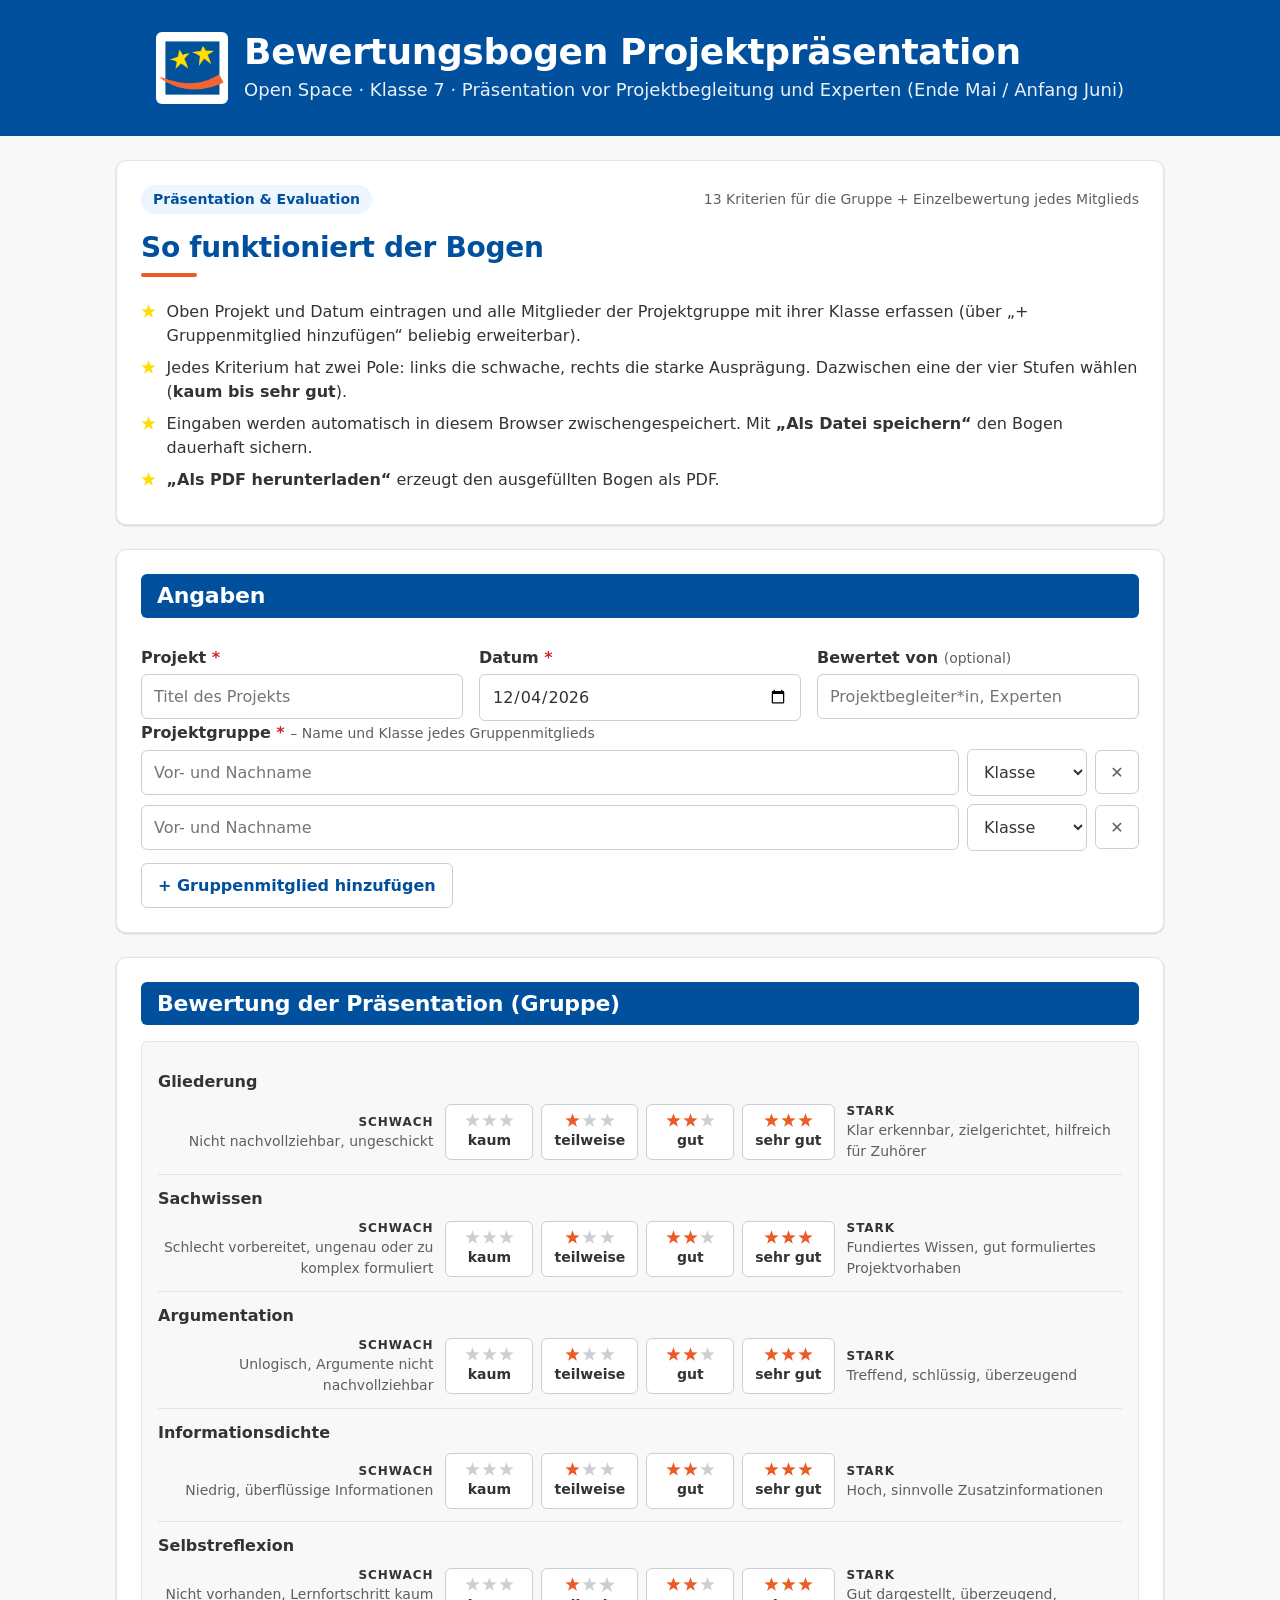
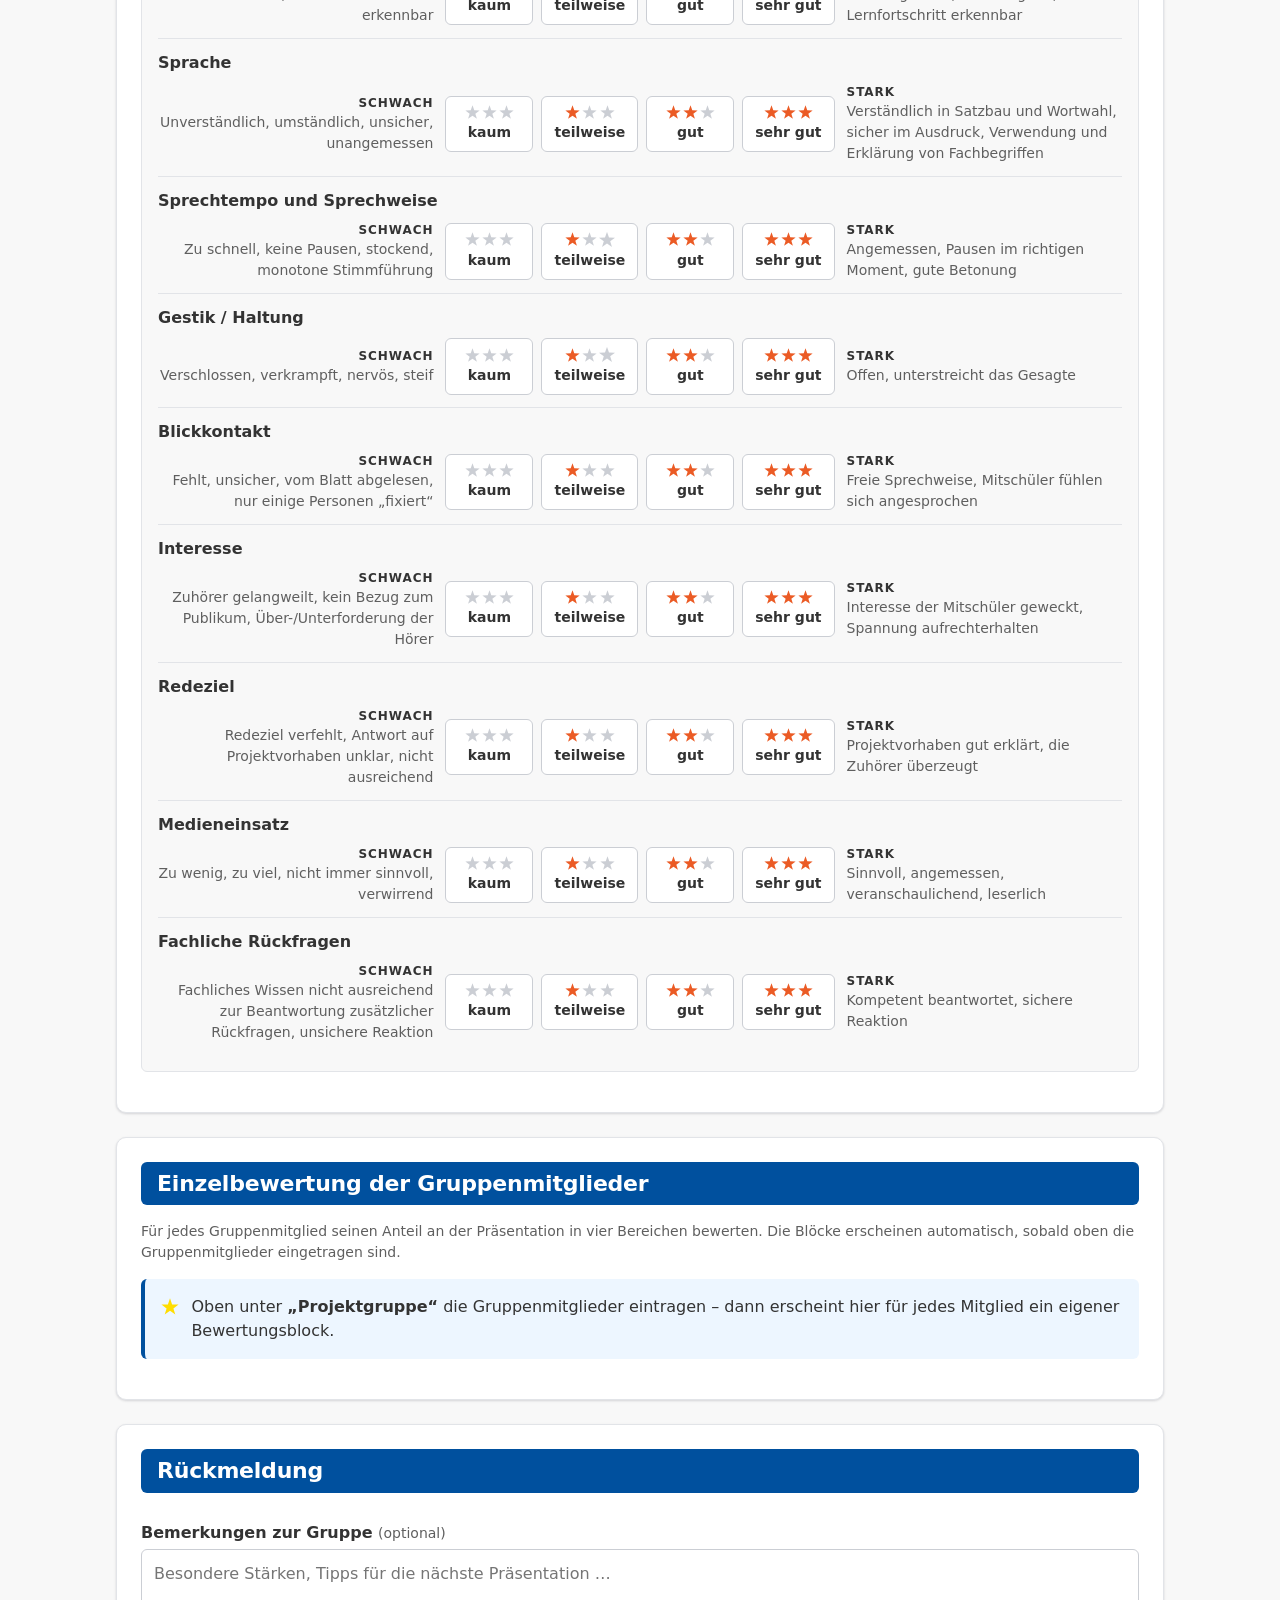
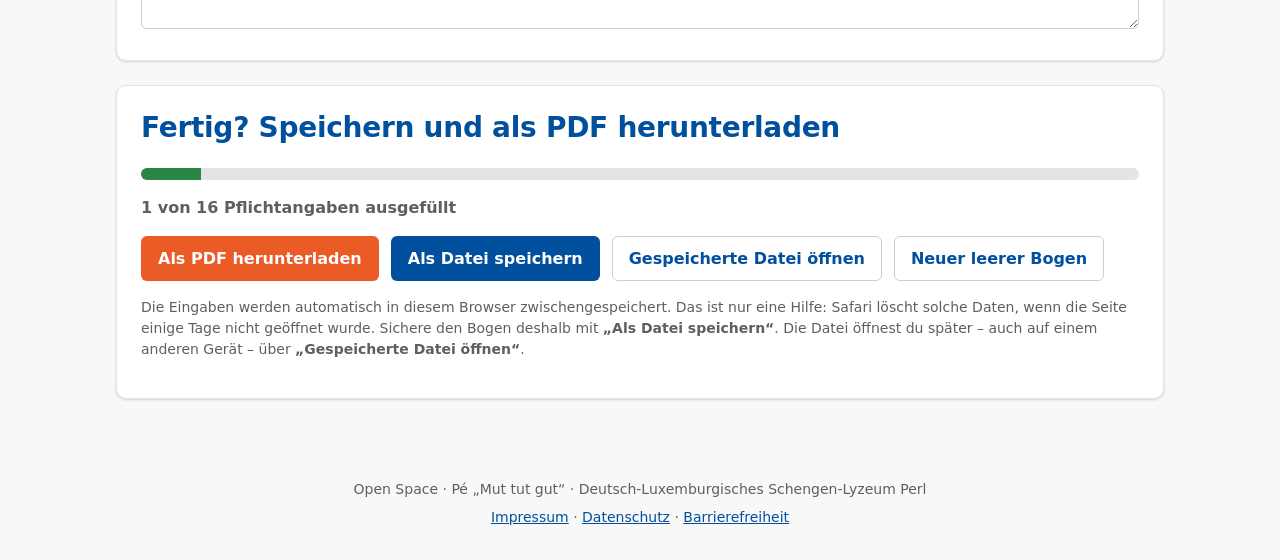
<file: praesentation-bewertung.html>
<!DOCTYPE html>
<html lang="de">
<head>
  <meta charset="UTF-8" />
  <meta name="viewport" content="width=device-width, initial-scale=1.0" />
  <title>Bewertungsbogen Projektpräsentation · Open Space</title>
  <link rel="stylesheet" href="assets/slp-tokens.css" />
  <link rel="stylesheet" href="assets/bogen.css" />
</head>
<body>
  <header>
    <div class="head-inner">
      <img src="assets/openspace-logo.png" alt="Open-Space-Logo" width="72" height="72" />
      <div>
        <h1>Bewertungsbogen Projektpräsentation</h1>
        <p>Open Space · Klasse 7 · Präsentation vor Projektbegleitung und Experten (Ende Mai / Anfang Juni)</p>
      </div>
    </div>
  </header>

  <main>
    <section class="card">
      <div class="topline">
        <span class="badge">Präsentation & Evaluation</span>
        <span class="small">13 Kriterien für die Gruppe + Einzelbewertung jedes Mitglieds</span>
      </div>
      <h2 class="slp-rule">So funktioniert der Bogen</h2>
      <ul class="stars-list">
        <li>Oben Projekt und Datum eintragen und alle Mitglieder der Projektgruppe mit ihrer Klasse erfassen (über „+ Gruppenmitglied hinzufügen“ beliebig erweiterbar).</li>
        <li>Jedes Kriterium hat zwei Pole: links die schwache, rechts die starke Ausprägung. Dazwischen eine der vier Stufen wählen (<strong>kaum bis sehr gut</strong>).</li>
        <li>Eingaben werden automatisch in diesem Browser zwischengespeichert. Mit <strong>„Als Datei speichern“</strong> den Bogen dauerhaft sichern.</li>
        <li><strong>„Als PDF herunterladen“</strong> erzeugt den ausgefüllten Bogen als PDF.</li>
      </ul>
    </section>

    <!-- Angaben, Abschnitte und Abschluss baut assets/bogen.js auf -->
    <div id="bogen"></div>
  </main>

  <footer>
    Open Space · Pé „Mut tut gut“ · Deutsch-Luxemburgisches Schengen-Lyzeum Perl
    <!-- Rechtslinks slp-tools.de: statisch, absolut, nicht per JavaScript -->
    <nav aria-label="Rechtliche Angaben" style="margin-top: 0.5em;">
      <a href="https://slp-tools.de/impressum.html">Impressum</a> ·
      <a href="https://slp-tools.de/datenschutz.html">Datenschutz</a> ·
      <a href="https://slp-tools.de/barrierefreiheit.html">Barrierefreiheit</a>
    </nav>
  </footer>

  <script src="assets/bogen.js"></script>
  <script>
    // Inhalt des Bogens (aus der Vorlage übernommen). ids nicht umbenennen,
    // sonst passen gespeicherte Dateien nicht mehr.
    SLPBogen.init({
        "id": "projektpraesentation",
        "title": "Bewertungsbogen Projektpräsentation",
        "filePrefix": "Praesentation",
        "head": [
          {
            "id": "projekt",
            "label": "Projekt",
            "type": "text",
            "required": true,
            "placeholder": "Titel des Projekts"
          },
          {
            "id": "datum",
            "label": "Datum",
            "type": "date",
            "required": true
          },
          {
            "id": "bewerter",
            "label": "Bewertet von",
            "type": "text",
            "required": false,
            "placeholder": "Projektbegleiter*in, Experten"
          },
          {
            "id": "mitglieder",
            "label": "Projektgruppe",
            "type": "members",
            "required": true,
            "options": [
              "7a",
              "7b",
              "7c",
              "7d",
              "7e"
            ],
            "minRows": 2
          }
        ],
        "sections": [
          {
            "type": "bipolar",
            "title": "Bewertung der Präsentation (Gruppe)",
            "items": [
              {
                "id": "p1",
                "text": "Gliederung",
                "neg": "Nicht nachvollziehbar, ungeschickt",
                "pos": "Klar erkennbar, zielgerichtet, hilfreich für Zuhörer"
              },
              {
                "id": "p2",
                "text": "Sachwissen",
                "neg": "Schlecht vorbereitet, ungenau oder zu komplex formuliert",
                "pos": "Fundiertes Wissen, gut formuliertes Projektvorhaben"
              },
              {
                "id": "p3",
                "text": "Argumentation",
                "neg": "Unlogisch, Argumente nicht nachvollziehbar",
                "pos": "Treffend, schlüssig, überzeugend"
              },
              {
                "id": "p4",
                "text": "Informationsdichte",
                "neg": "Niedrig, überflüssige Informationen",
                "pos": "Hoch, sinnvolle Zusatzinformationen"
              },
              {
                "id": "p5",
                "text": "Selbstreflexion",
                "neg": "Nicht vorhanden, Lernfortschritt kaum erkennbar",
                "pos": "Gut dargestellt, überzeugend, Lernfortschritt erkennbar"
              },
              {
                "id": "p6",
                "text": "Sprache",
                "neg": "Unverständlich, umständlich, unsicher, unangemessen",
                "pos": "Verständlich in Satzbau und Wortwahl, sicher im Ausdruck, Verwendung und Erklärung von Fachbegriffen"
              },
              {
                "id": "p7",
                "text": "Sprechtempo und Sprechweise",
                "neg": "Zu schnell, keine Pausen, stockend, monotone Stimmführung",
                "pos": "Angemessen, Pausen im richtigen Moment, gute Betonung"
              },
              {
                "id": "p8",
                "text": "Gestik / Haltung",
                "neg": "Verschlossen, verkrampft, nervös, steif",
                "pos": "Offen, unterstreicht das Gesagte"
              },
              {
                "id": "p9",
                "text": "Blickkontakt",
                "neg": "Fehlt, unsicher, vom Blatt abgelesen, nur einige Personen „fixiert“",
                "pos": "Freie Sprechweise, Mitschüler fühlen sich angesprochen"
              },
              {
                "id": "p10",
                "text": "Interesse",
                "neg": "Zuhörer gelangweilt, kein Bezug zum Publikum, Über-/Unterforderung der Hörer",
                "pos": "Interesse der Mitschüler geweckt, Spannung aufrechterhalten"
              },
              {
                "id": "p11",
                "text": "Redeziel",
                "neg": "Redeziel verfehlt, Antwort auf Projektvorhaben unklar, nicht ausreichend",
                "pos": "Projektvorhaben gut erklärt, die Zuhörer überzeugt"
              },
              {
                "id": "p12",
                "text": "Medieneinsatz",
                "neg": "Zu wenig, zu viel, nicht immer sinnvoll, verwirrend",
                "pos": "Sinnvoll, angemessen, veranschaulichend, leserlich"
              },
              {
                "id": "p13",
                "text": "Fachliche Rückfragen",
                "neg": "Fachliches Wissen nicht ausreichend zur Beantwortung zusätzlicher Rückfragen, unsichere Reaktion",
                "pos": "Kompetent beantwortet, sichere Reaktion"
              }
            ]
          },
          {
            "type": "individual",
            "id": "einzel",
            "title": "Einzelbewertung der Gruppenmitglieder",
            "intro": "Für jedes Gruppenmitglied seinen Anteil an der Präsentation in vier Bereichen bewerten. Die Blöcke erscheinen automatisch, sobald oben die Gruppenmitglieder eingetragen sind.",
            "competences": [
              {
                "key": "fach",
                "label": "Fachwissen & Rückfragen",
                "sub": "Sachwissen, sichere Antworten auf fachliche Rückfragen"
              },
              {
                "key": "sprache",
                "label": "Sprache & Sprechweise",
                "sub": "Verständlich, Fachbegriffe, Tempo, Pausen, Betonung"
              },
              {
                "key": "auftreten",
                "label": "Auftreten",
                "sub": "Gestik, Haltung, Blickkontakt, freies Sprechen"
              },
              {
                "key": "reflexion",
                "label": "Selbstreflexion",
                "sub": "Eigener Lernfortschritt wird überzeugend dargestellt"
              }
            ],
            "noteLabel": "Note Präsentation (0–15 Punkte)",
            "noteOptions": [
              "15 Punkte",
              "14 Punkte",
              "13 Punkte",
              "12 Punkte",
              "11 Punkte",
              "10 Punkte",
              "9 Punkte",
              "8 Punkte",
              "7 Punkte",
              "6 Punkte",
              "5 Punkte",
              "4 Punkte",
              "3 Punkte",
              "2 Punkte",
              "1 Punkt",
              "0 Punkte"
            ]
          },
          {
            "type": "fields",
            "title": "Rückmeldung",
            "fields": [
              {
                "id": "bemerkung",
                "label": "Bemerkungen zur Gruppe",
                "type": "textarea",
                "required": false,
                "short": true,
                "placeholder": "Besondere Stärken, Tipps für die nächste Präsentation …"
              }
            ]
          }
        ],
        "scale": [
          {
            "v": 1,
            "label": "kaum",
            "stars": 0
          },
          {
            "v": 2,
            "label": "teilweise",
            "stars": 1
          },
          {
            "v": 3,
            "label": "gut",
            "stars": 2
          },
          {
            "v": 4,
            "label": "sehr gut",
            "stars": 3
          }
        ]
      });
  </script>
</body>
</html>
</file>
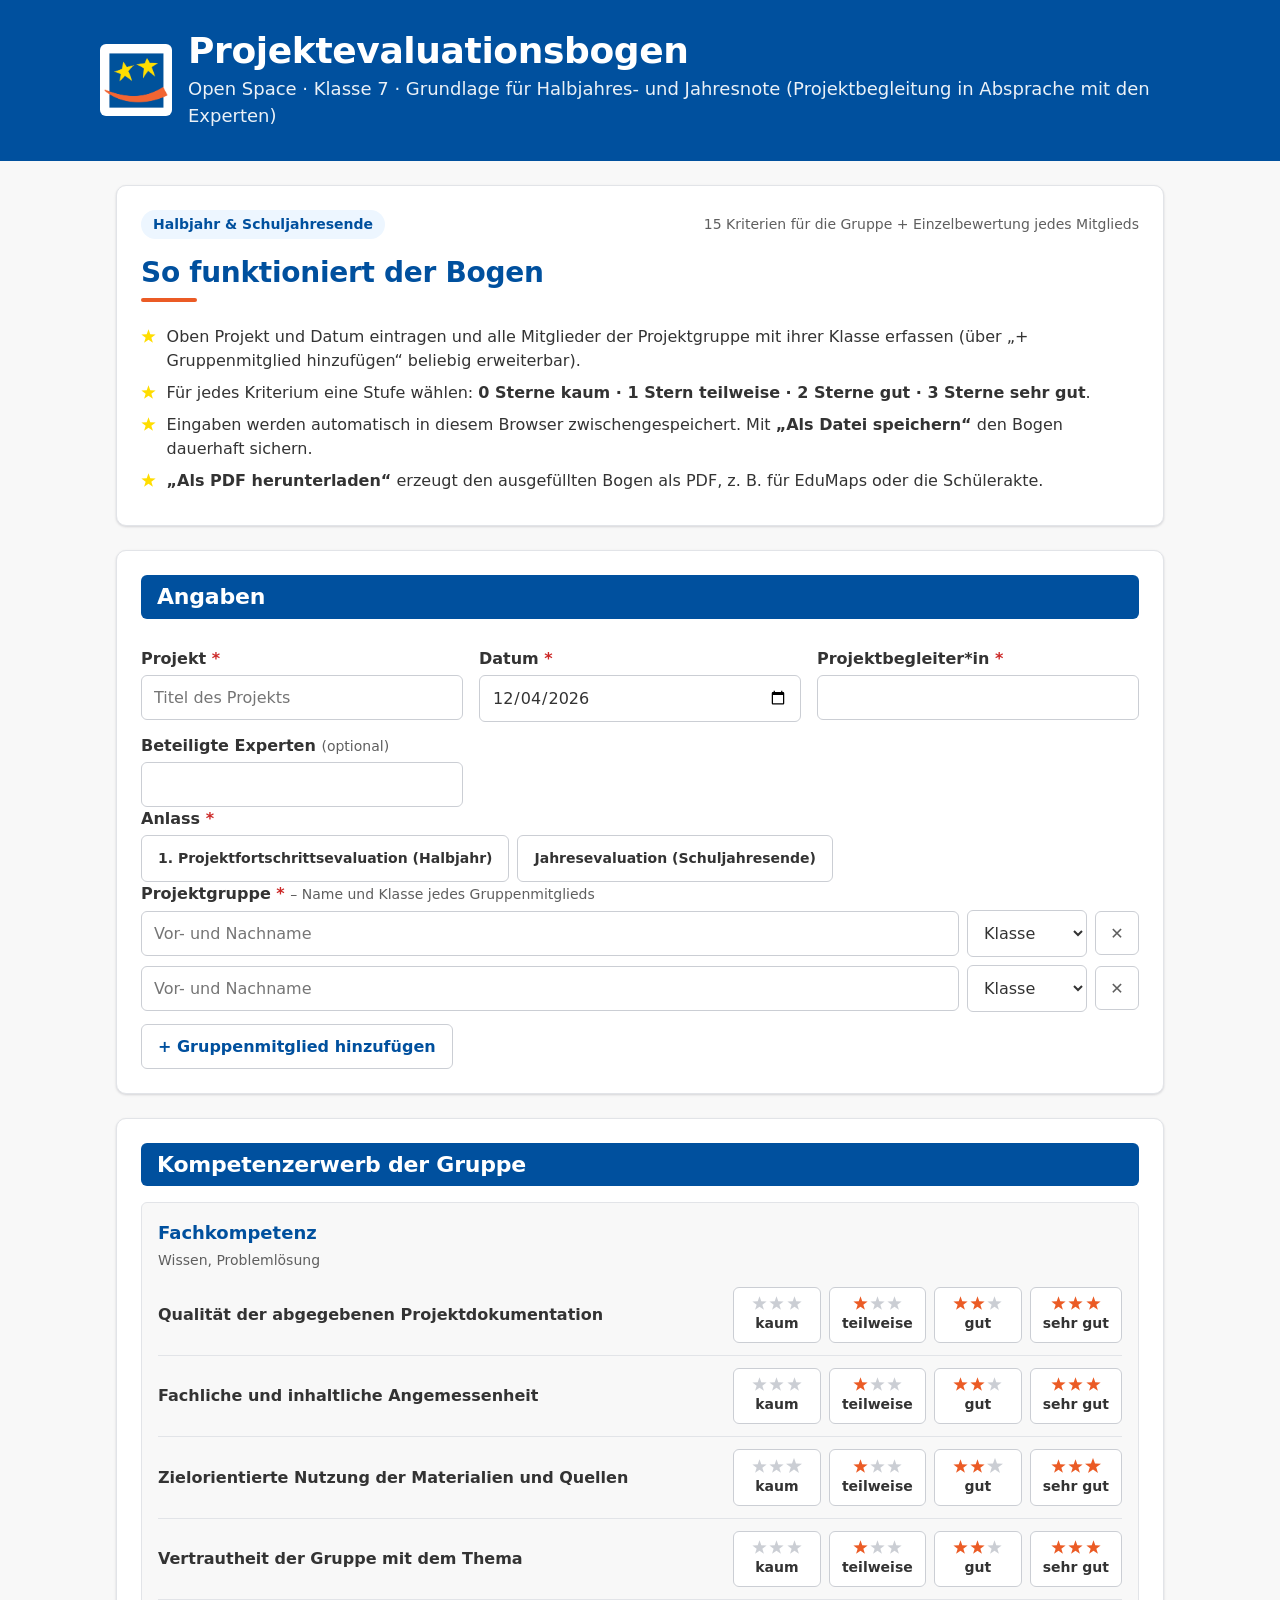
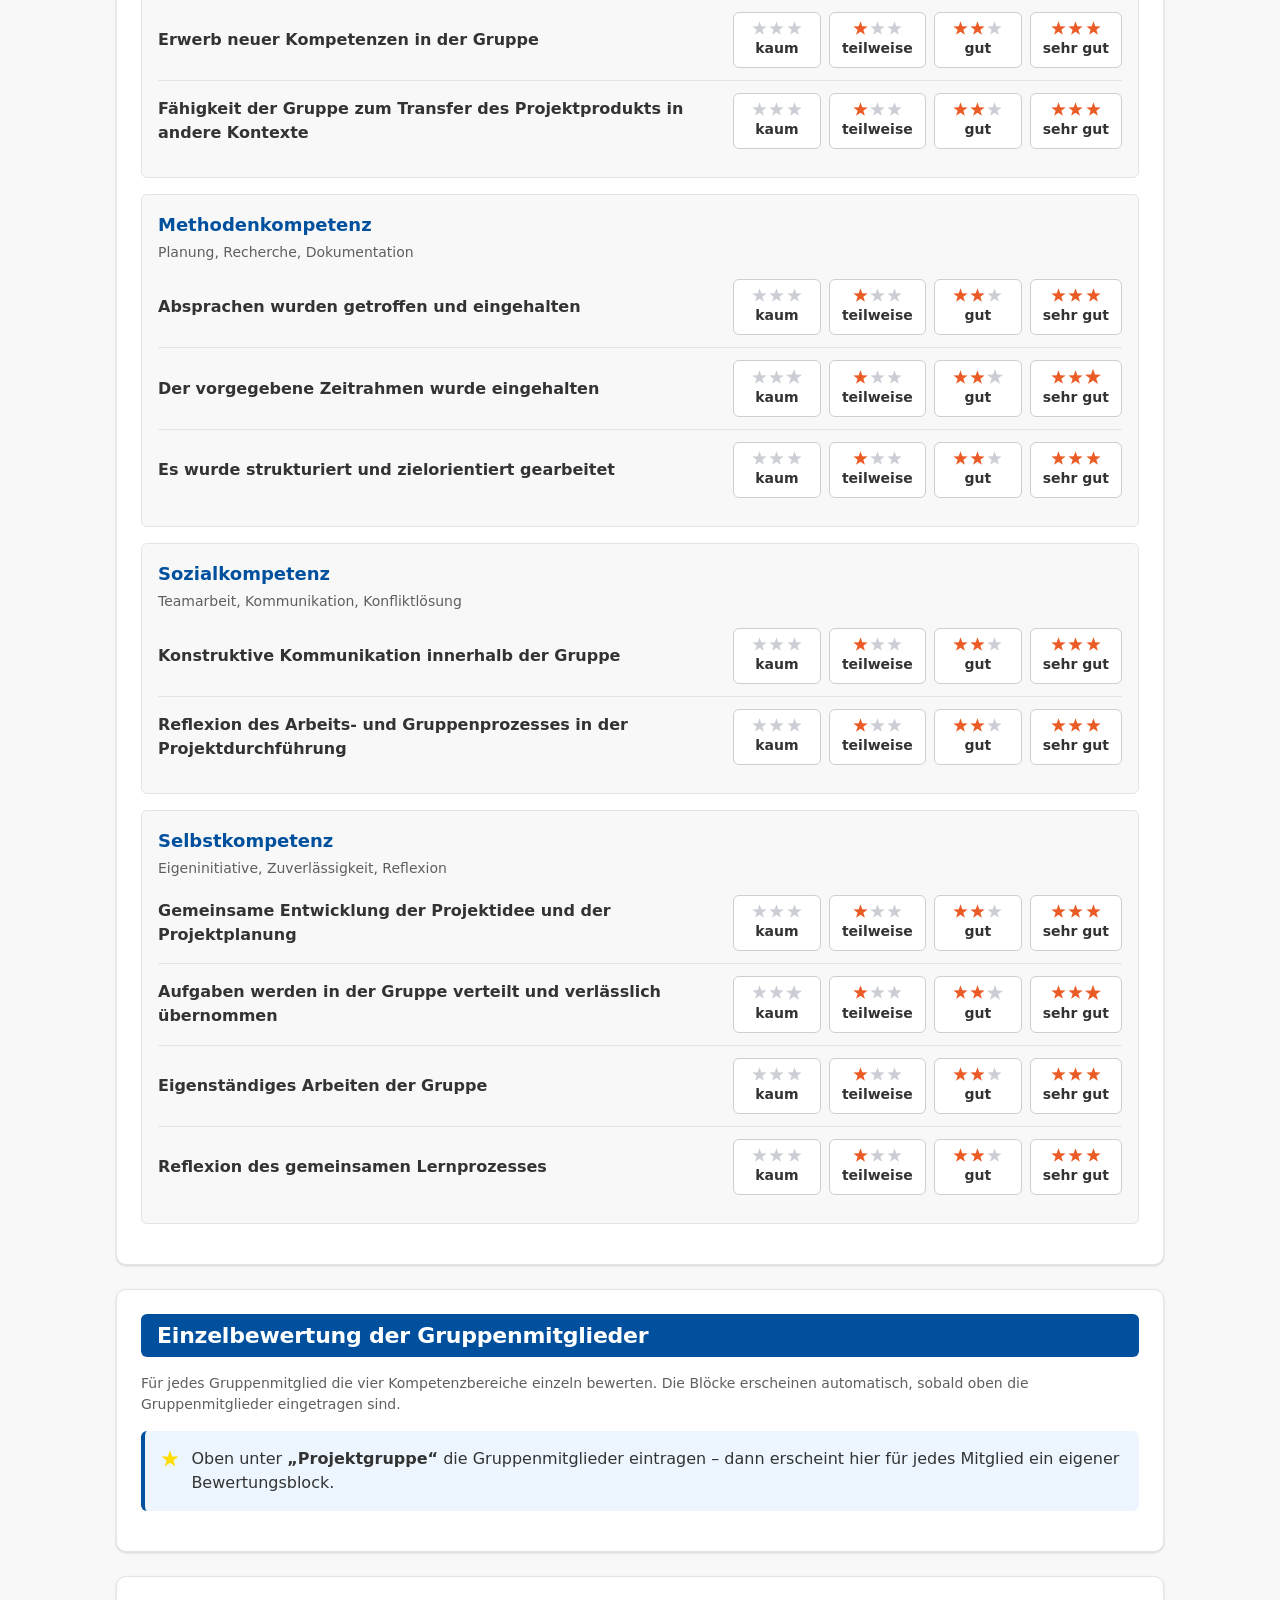
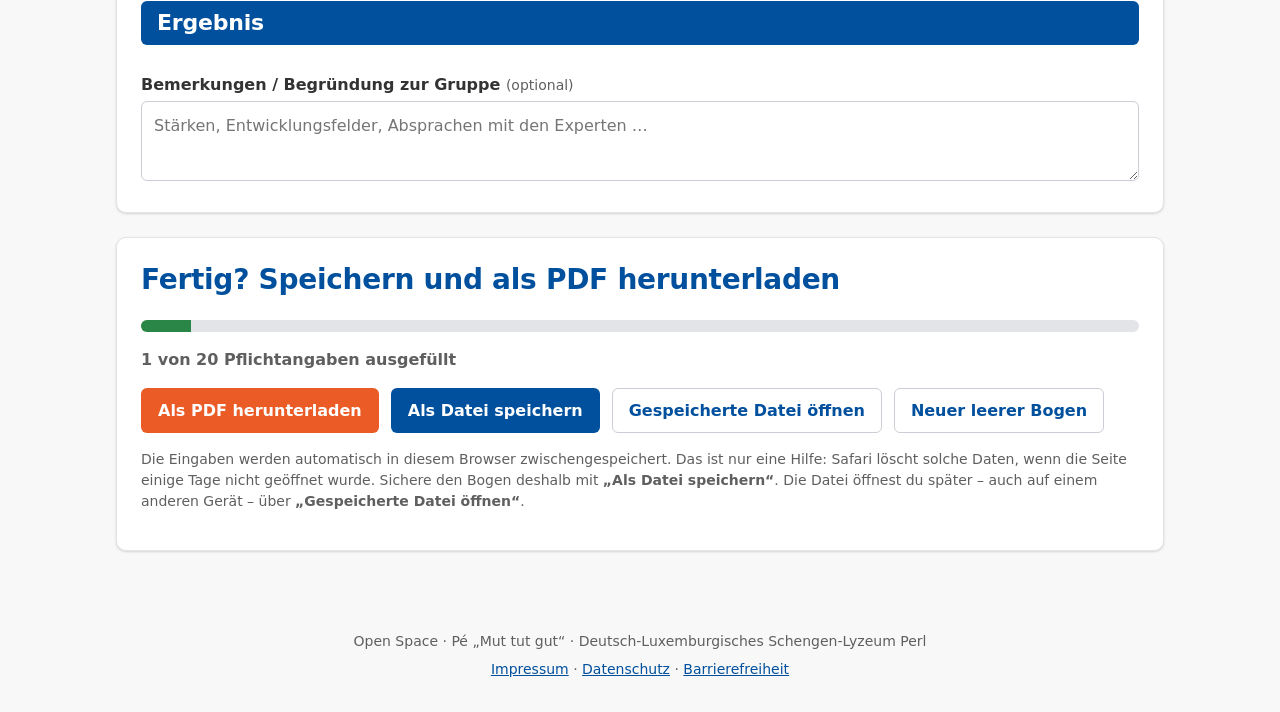
<file: projektevaluation.html>
<!DOCTYPE html>
<html lang="de">
<head>
  <meta charset="UTF-8" />
  <meta name="viewport" content="width=device-width, initial-scale=1.0" />
  <title>Projektevaluationsbogen · Open Space</title>
  <link rel="stylesheet" href="assets/slp-tokens.css" />
  <link rel="stylesheet" href="assets/bogen.css" />
</head>
<body>
  <header>
    <div class="head-inner">
      <img src="assets/openspace-logo.png" alt="Open-Space-Logo" width="72" height="72" />
      <div>
        <h1>Projektevaluationsbogen</h1>
        <p>Open Space · Klasse 7 · Grundlage für Halbjahres- und Jahresnote (Projektbegleitung in Absprache mit den Experten)</p>
      </div>
    </div>
  </header>

  <main>
    <section class="card">
      <div class="topline">
        <span class="badge">Halbjahr & Schuljahresende</span>
        <span class="small">15 Kriterien für die Gruppe + Einzelbewertung jedes Mitglieds</span>
      </div>
      <h2 class="slp-rule">So funktioniert der Bogen</h2>
      <ul class="stars-list">
        <li>Oben Projekt und Datum eintragen und alle Mitglieder der Projektgruppe mit ihrer Klasse erfassen (über „+ Gruppenmitglied hinzufügen“ beliebig erweiterbar).</li>
        <li>Für jedes Kriterium eine Stufe wählen: <strong>0 Sterne kaum · 1 Stern teilweise · 2 Sterne gut · 3 Sterne sehr gut</strong>.</li>
        <li>Eingaben werden automatisch in diesem Browser zwischengespeichert. Mit <strong>„Als Datei speichern“</strong> den Bogen dauerhaft sichern.</li>
        <li><strong>„Als PDF herunterladen“</strong> erzeugt den ausgefüllten Bogen als PDF, z.&nbsp;B. für EduMaps oder die Schülerakte.</li>
      </ul>
    </section>

    <!-- Angaben, Abschnitte und Abschluss baut assets/bogen.js auf -->
    <div id="bogen"></div>
  </main>

  <footer>
    Open Space · Pé „Mut tut gut“ · Deutsch-Luxemburgisches Schengen-Lyzeum Perl
    <!-- Rechtslinks slp-tools.de: statisch, absolut, nicht per JavaScript -->
    <nav aria-label="Rechtliche Angaben" style="margin-top: 0.5em;">
      <a href="https://slp-tools.de/impressum.html">Impressum</a> ·
      <a href="https://slp-tools.de/datenschutz.html">Datenschutz</a> ·
      <a href="https://slp-tools.de/barrierefreiheit.html">Barrierefreiheit</a>
    </nav>
  </footer>

  <script src="assets/bogen.js"></script>
  <script>
    // Inhalt des Bogens (aus der Vorlage übernommen). ids nicht umbenennen,
    // sonst passen gespeicherte Dateien nicht mehr.
    SLPBogen.init({
        "id": "projektevaluation",
        "title": "Projektevaluationsbogen",
        "filePrefix": "Projektevaluation",
        "head": [
          {
            "id": "projekt",
            "label": "Projekt",
            "type": "text",
            "required": true,
            "placeholder": "Titel des Projekts"
          },
          {
            "id": "datum",
            "label": "Datum",
            "type": "date",
            "required": true
          },
          {
            "id": "bewerter",
            "label": "Projektbegleiter*in",
            "type": "text",
            "required": true
          },
          {
            "id": "experten",
            "label": "Beteiligte Experten",
            "type": "text",
            "required": false
          },
          {
            "id": "anlass",
            "label": "Anlass",
            "type": "choice",
            "required": true,
            "options": [
              "1. Projektfortschrittsevaluation (Halbjahr)",
              "Jahresevaluation (Schuljahresende)"
            ]
          },
          {
            "id": "mitglieder",
            "label": "Projektgruppe",
            "type": "members",
            "required": true,
            "options": [
              "7a",
              "7b",
              "7c",
              "7d",
              "7e"
            ],
            "minRows": 2
          }
        ],
        "sections": [
          {
            "type": "rating",
            "title": "Kompetenzerwerb der Gruppe",
            "groups": [
              {
                "title": "Fachkompetenz",
                "sub": "Wissen, Problemlösung",
                "items": [
                  {
                    "id": "f1",
                    "text": "Qualität der abgegebenen Projektdokumentation"
                  },
                  {
                    "id": "f2",
                    "text": "Fachliche und inhaltliche Angemessenheit"
                  },
                  {
                    "id": "f3",
                    "text": "Zielorientierte Nutzung der Materialien und Quellen"
                  },
                  {
                    "id": "f4",
                    "text": "Vertrautheit der Gruppe mit dem Thema"
                  },
                  {
                    "id": "f5",
                    "text": "Erwerb neuer Kompetenzen in der Gruppe"
                  },
                  {
                    "id": "f6",
                    "text": "Fähigkeit der Gruppe zum Transfer des Projektprodukts in andere Kontexte"
                  }
                ]
              },
              {
                "title": "Methodenkompetenz",
                "sub": "Planung, Recherche, Dokumentation",
                "items": [
                  {
                    "id": "m1",
                    "text": "Absprachen wurden getroffen und eingehalten"
                  },
                  {
                    "id": "m2",
                    "text": "Der vorgegebene Zeitrahmen wurde eingehalten"
                  },
                  {
                    "id": "m3",
                    "text": "Es wurde strukturiert und zielorientiert gearbeitet"
                  }
                ]
              },
              {
                "title": "Sozialkompetenz",
                "sub": "Teamarbeit, Kommunikation, Konfliktlösung",
                "items": [
                  {
                    "id": "s1",
                    "text": "Konstruktive Kommunikation innerhalb der Gruppe"
                  },
                  {
                    "id": "s2",
                    "text": "Reflexion des Arbeits- und Gruppenprozesses in der Projektdurchführung"
                  }
                ]
              },
              {
                "title": "Selbstkompetenz",
                "sub": "Eigeninitiative, Zuverlässigkeit, Reflexion",
                "items": [
                  {
                    "id": "k1",
                    "text": "Gemeinsame Entwicklung der Projektidee und der Projektplanung"
                  },
                  {
                    "id": "k2",
                    "text": "Aufgaben werden in der Gruppe verteilt und verlässlich übernommen"
                  },
                  {
                    "id": "k3",
                    "text": "Eigenständiges Arbeiten der Gruppe"
                  },
                  {
                    "id": "k4",
                    "text": "Reflexion des gemeinsamen Lernprozesses"
                  }
                ]
              }
            ]
          },
          {
            "type": "individual",
            "id": "einzel",
            "title": "Einzelbewertung der Gruppenmitglieder",
            "intro": "Für jedes Gruppenmitglied die vier Kompetenzbereiche einzeln bewerten. Die Blöcke erscheinen automatisch, sobald oben die Gruppenmitglieder eingetragen sind.",
            "competences": [
              {
                "key": "Fachkompetenz",
                "label": "Fachkompetenz",
                "sub": "Wissen, Problemlösung"
              },
              {
                "key": "Methodenkompetenz",
                "label": "Methodenkompetenz",
                "sub": "Planung, Recherche, Dokumentation"
              },
              {
                "key": "Sozialkompetenz",
                "label": "Sozialkompetenz",
                "sub": "Teamarbeit, Kommunikation, Konfliktlösung"
              },
              {
                "key": "Selbstkompetenz",
                "label": "Selbstkompetenz",
                "sub": "Eigeninitiative, Zuverlässigkeit, Reflexion"
              }
            ],
            "noteLabel": "Note (0–15 Punkte)",
            "noteOptions": [
              "15 Punkte",
              "14 Punkte",
              "13 Punkte",
              "12 Punkte",
              "11 Punkte",
              "10 Punkte",
              "9 Punkte",
              "8 Punkte",
              "7 Punkte",
              "6 Punkte",
              "5 Punkte",
              "4 Punkte",
              "3 Punkte",
              "2 Punkte",
              "1 Punkt",
              "0 Punkte"
            ]
          },
          {
            "type": "fields",
            "title": "Ergebnis",
            "fields": [
              {
                "id": "bemerkung",
                "label": "Bemerkungen / Begründung zur Gruppe",
                "type": "textarea",
                "required": false,
                "short": true,
                "placeholder": "Stärken, Entwicklungsfelder, Absprachen mit den Experten …"
              }
            ]
          }
        ],
        "scale": [
          {
            "v": 1,
            "label": "kaum",
            "stars": 0
          },
          {
            "v": 2,
            "label": "teilweise",
            "stars": 1
          },
          {
            "v": 3,
            "label": "gut",
            "stars": 2
          },
          {
            "v": 4,
            "label": "sehr gut",
            "stars": 3
          }
        ]
      });
  </script>
</body>
</html>
</file>
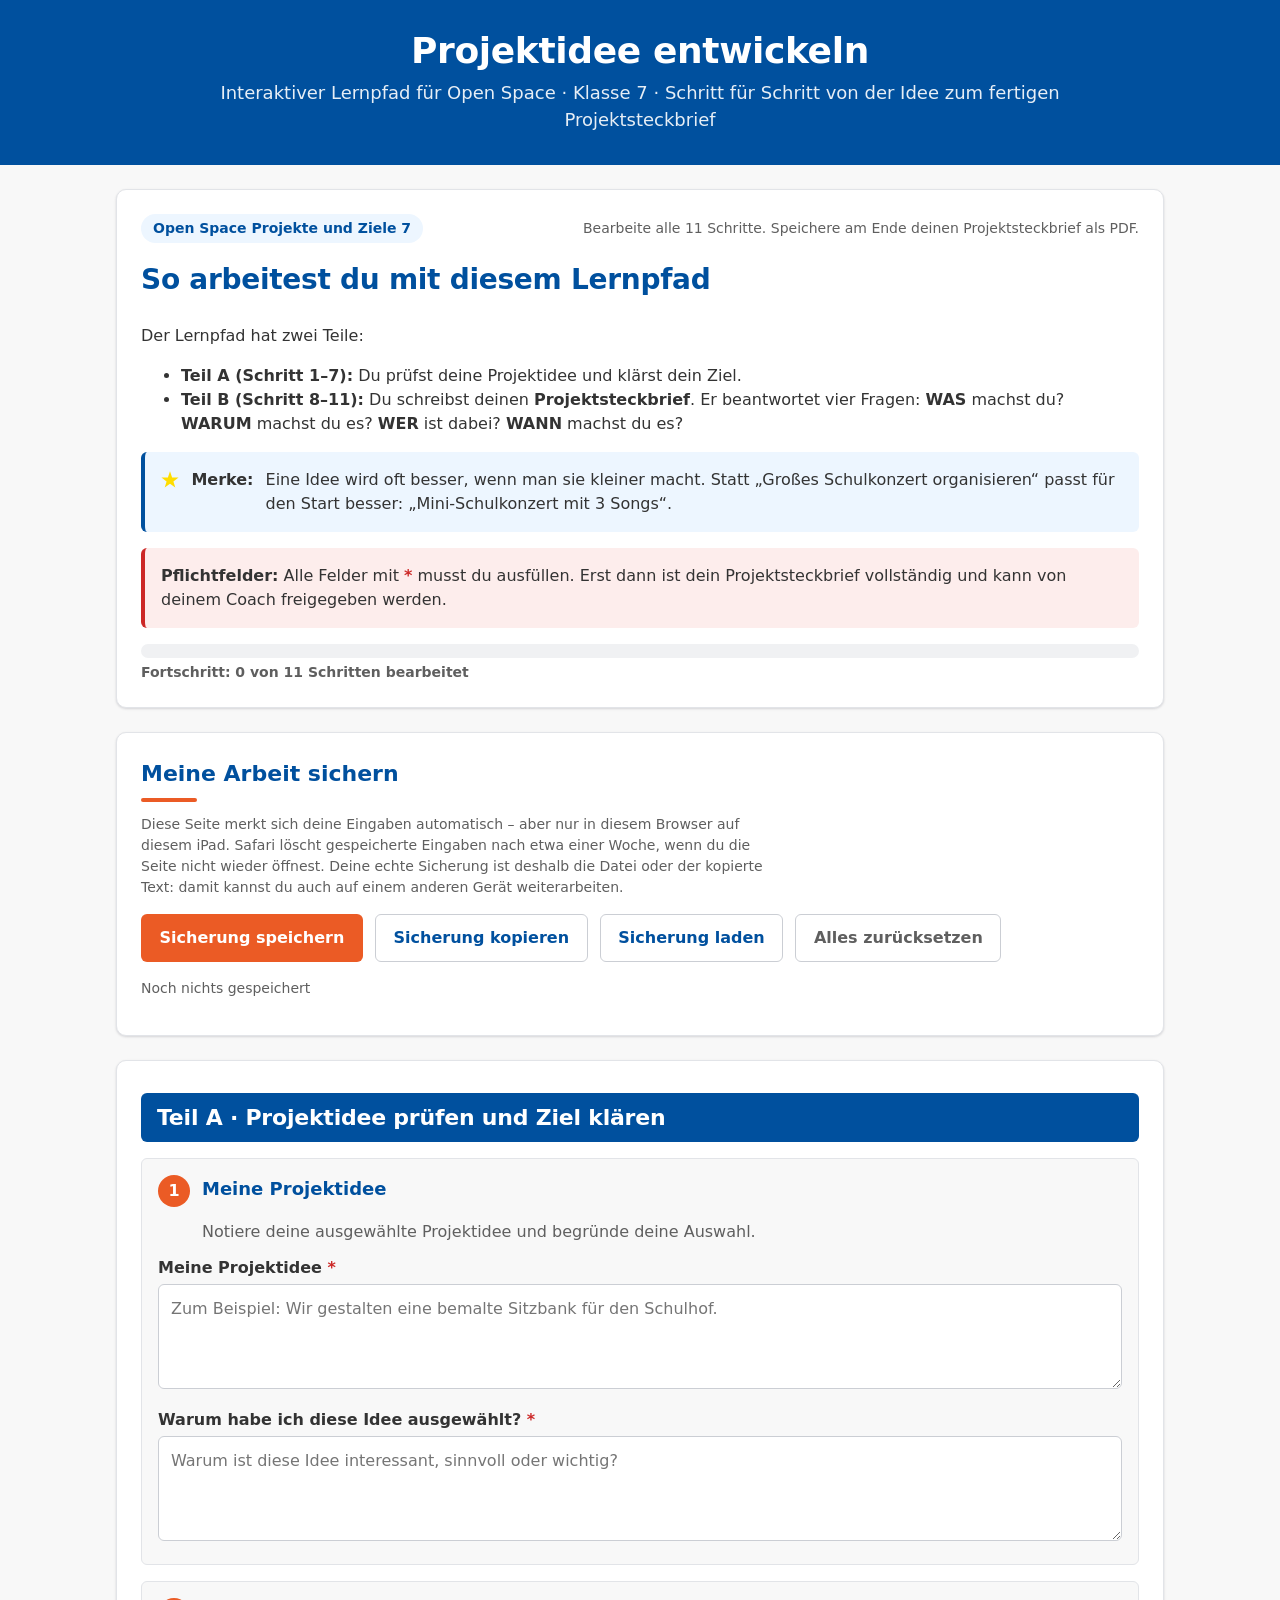
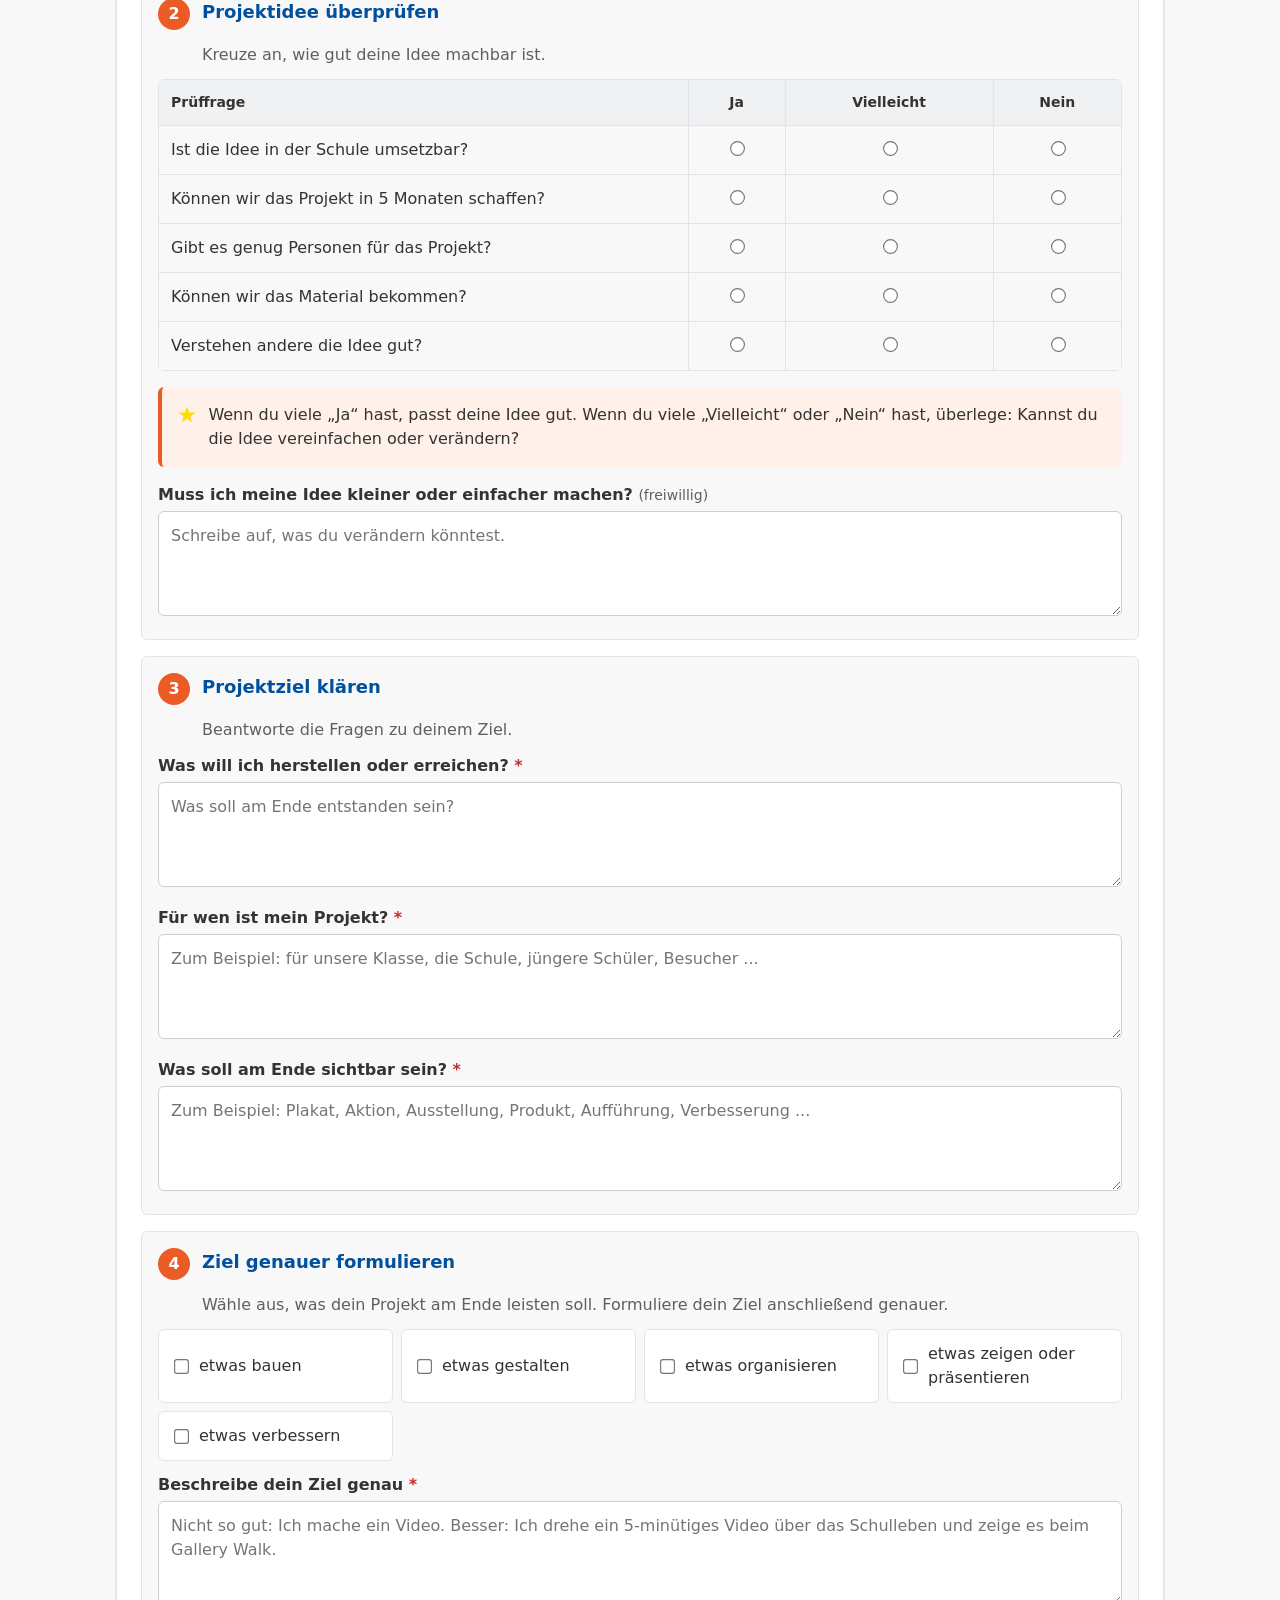
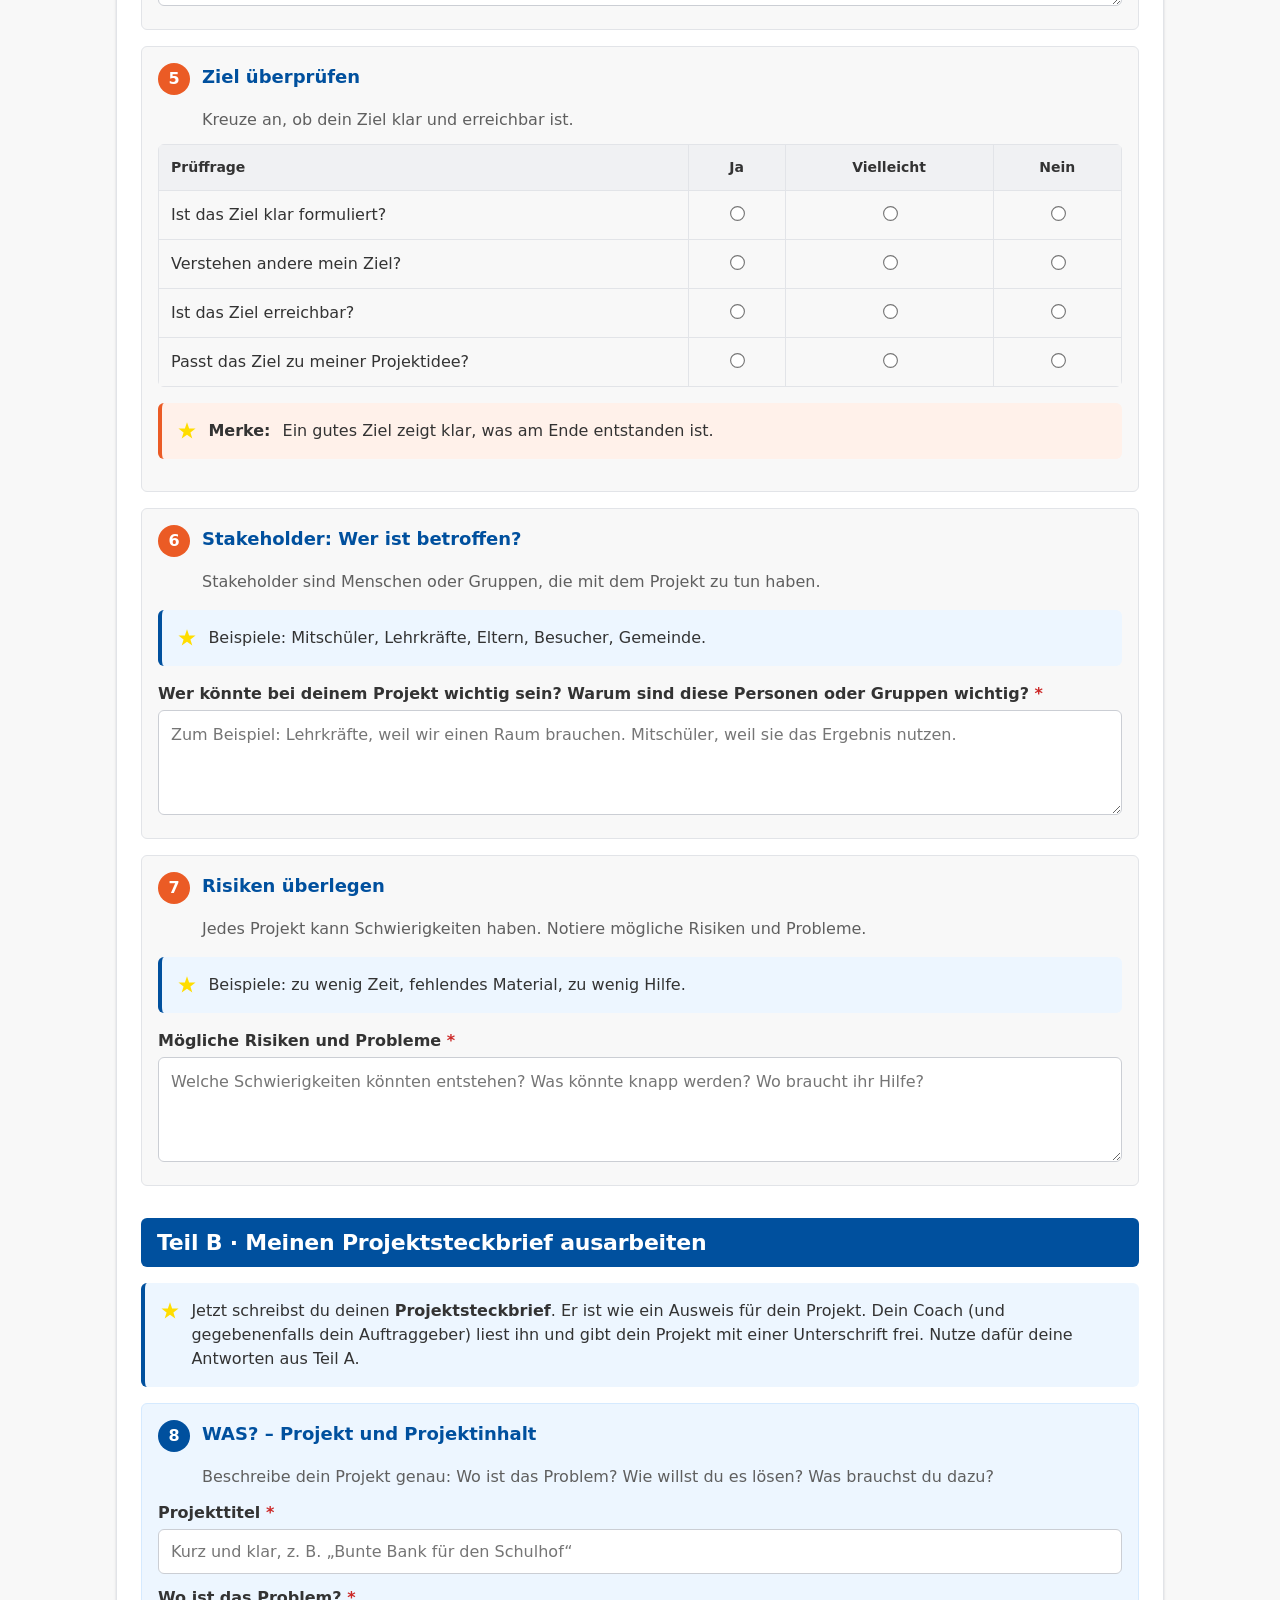
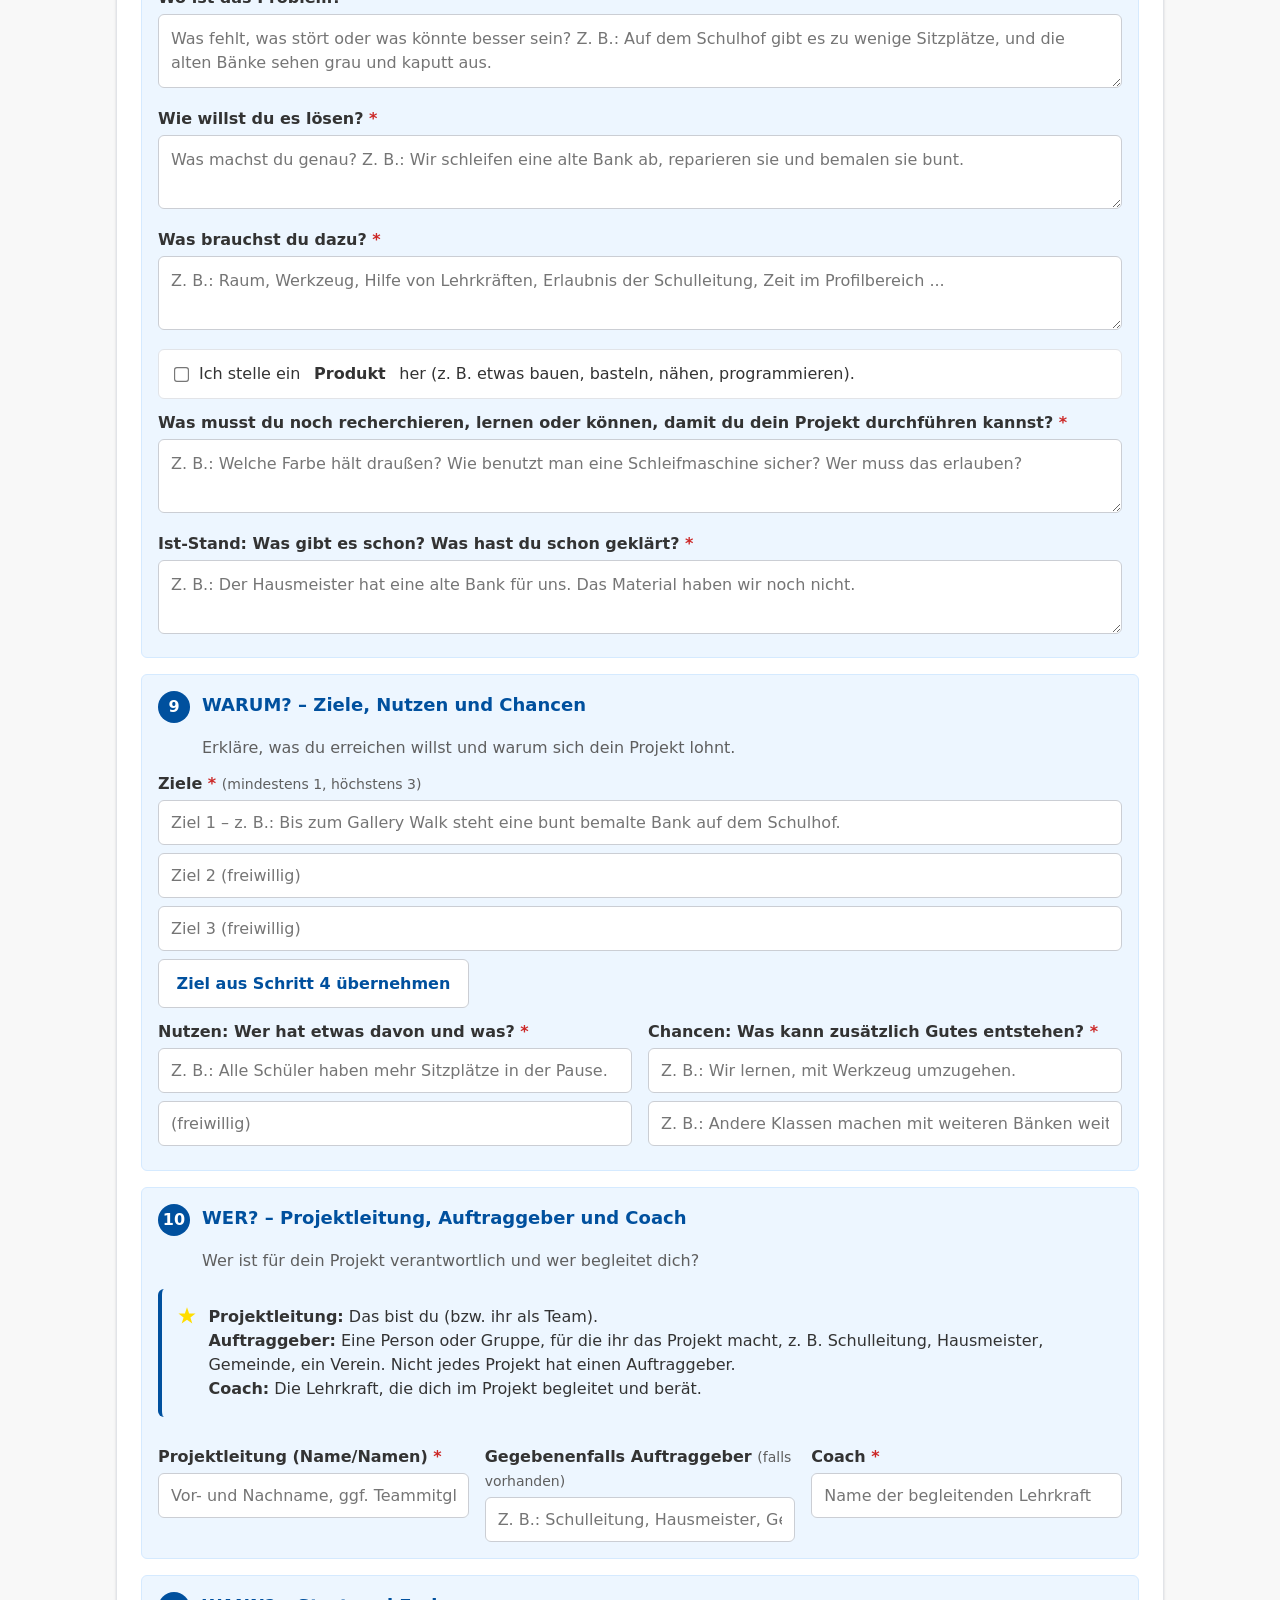
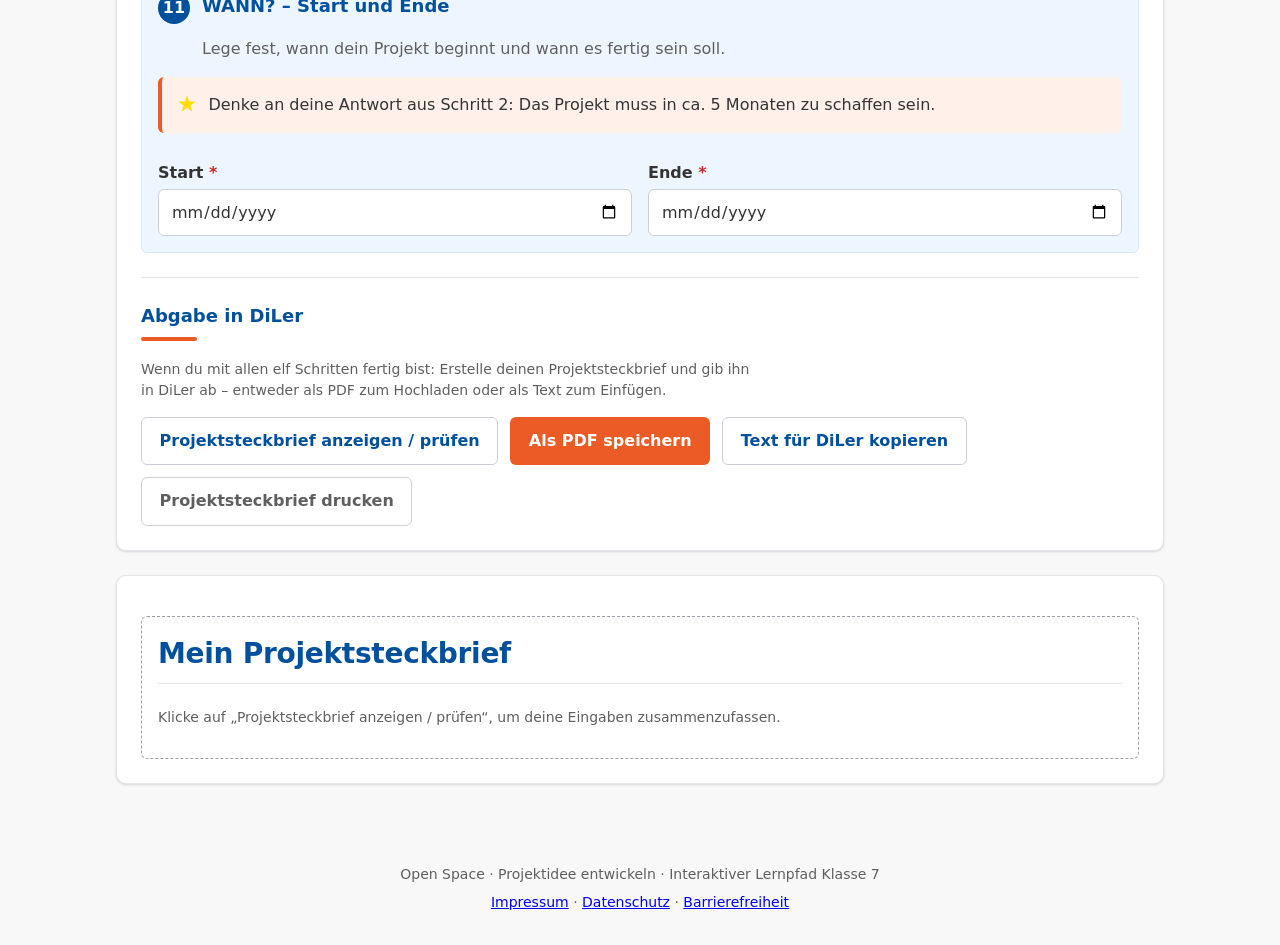
<file: projektidee.html>
<!DOCTYPE html>
<html lang="de">
<head>
  <meta charset="UTF-8" />
  <meta name="viewport" content="width=device-width, initial-scale=1.0" />
  <title>Projektidee entwickeln · Interaktiver Lernpfad</title>
  <link rel="stylesheet" href="assets/slp-tokens.css" />
  <style>
    /* Farben, Schrift und Abstaende kommen aus assets/slp-tokens.css
       (Corporate Design des Schengen-Lyzeums). Hier stehen nur die
       Regeln dieser Seite. */

    * { box-sizing: border-box; }

    body {
      margin: 0;
      font-family: var(--font-sans);
      background: var(--surface-page);
      color: var(--text-body);
      line-height: var(--leading-normal);
    }

    header {
      background: var(--surface-blue);
      color: var(--text-on-blue);
      padding: var(--space-6) var(--space-4);
      text-align: center;
    }

    header h1 {
      margin: 0 0 var(--space-2) 0;
      font-size: clamp(1.6rem, 4vw, 2.25rem);
      line-height: var(--leading-tight);
      letter-spacing: var(--tracking-tight);
    }

    header p {
      max-width: 880px;
      margin: var(--space-2) auto 0;
      color: rgba(255, 255, 255, 0.9);
      font-size: var(--text-md);
    }

    main {
      max-width: var(--container);
      margin: 0 auto;
      padding: var(--space-5) var(--space-4);
    }

    .card {
      background: var(--surface-card);
      border: 1px solid var(--border-subtle);
      border-radius: var(--radius-lg);
      box-shadow: var(--shadow-sm);
      padding: var(--space-5);
      margin-bottom: var(--space-5);
    }

    .topline {
      display: flex;
      flex-wrap: wrap;
      gap: var(--space-3);
      align-items: center;
      justify-content: space-between;
      margin-bottom: var(--space-4);
    }

    .badge {
      display: inline-block;
      padding: var(--space-1) var(--space-3);
      border-radius: var(--radius-pill);
      background: var(--accent-soft);
      color: var(--slp-blue);
      font-size: var(--text-sm);
      font-weight: 700;
    }

    h2, h3 { margin-top: 0; color: var(--slp-blue); }
    h2 { font-size: var(--text-xl); letter-spacing: var(--tracking-tight); }
    h3 { font-size: var(--text-md); }

    .hint, .tip {
      display: flex;
      gap: var(--space-3);
      align-items: flex-start;
      border-radius: var(--radius-md);
      padding: var(--space-4);
      margin: var(--space-4) 0;
    }

    .hint {
      background: var(--accent-soft);
      border-left: var(--rule-accent) solid var(--slp-blue);
    }

    .tip {
      background: var(--accent-2-soft);
      border-left: var(--rule-accent) solid var(--slp-orange);
    }

    /* Der Schengen-Stern als Auszeichnung statt eines Icons */
    .hint::before, .tip::before {
      content: "";
      flex: 0 0 auto;
      width: 1.15em;
      height: 1.15em;
      margin-top: 0.15em;
      background: var(--slp-yellow);
      -webkit-mask: var(--slp-star-mask) center / contain no-repeat;
              mask: var(--slp-star-mask) center / contain no-repeat;
    }

    .step {
      border: 1px solid var(--border-subtle);
      background: var(--surface-page);
      border-radius: var(--radius-md);
      padding: var(--space-4);
      margin: var(--space-4) 0;
    }

    .step-header {
      display: flex;
      gap: var(--space-3);
      align-items: flex-start;
      margin-bottom: var(--space-3);
    }

    .step-number {
      width: 2rem;
      height: 2rem;
      flex: 0 0 2rem;
      border-radius: var(--radius-pill);
      background: var(--slp-orange);
      color: var(--text-on-orange);
      display: grid;
      place-items: center;
      font-weight: 700;
    }

    .step-header p { margin: var(--space-1) 0 0; color: var(--text-muted); }

    label {
      display: block;
      font-weight: 700;
      margin: var(--space-3) 0 var(--space-1);
      color: var(--text-body);
    }

    input[type="text"], textarea, select {
      width: 100%;
      padding: var(--space-3);
      border: 1px solid var(--border-default);
      border-radius: var(--radius-md);
      font-family: inherit;
      font-size: var(--text-base);
      color: var(--text-body);
      background: var(--surface-card);
    }

    input[type="text"]:focus, textarea:focus, select:focus {
      outline: 3px solid var(--focus-ring);
      outline-offset: 1px;
      border-color: var(--slp-blue);
    }

    textarea {
      min-height: 105px;
      resize: vertical;
      line-height: var(--leading-normal);
    }

    .check-table {
      width: 100%;
      border-collapse: collapse;
      margin-top: var(--space-3);
      border-radius: var(--radius-md);
      overflow: hidden;
    }

    .check-table th, .check-table td {
      border: 1px solid var(--border-subtle);
      padding: var(--space-3);
      text-align: center;
      vertical-align: middle;
    }

    .check-table th:first-child, .check-table td:first-child {
      text-align: left;
      width: 55%;
    }

    .check-table th {
      background: var(--surface-sunken);
      color: var(--text-body);
      font-size: var(--text-sm);
    }

    input[type="radio"], input[type="checkbox"] {
      transform: scale(1.15);
      accent-color: var(--slp-blue);
    }

    .goal-options {
      display: grid;
      grid-template-columns: repeat(auto-fit, minmax(230px, 1fr));
      gap: var(--space-2);
      margin-top: var(--space-2);
    }

    .goal-options label {
      display: flex;
      align-items: center;
      gap: var(--space-2);
      font-weight: 400;
      margin: 0;
      background: var(--surface-card);
      border: 1px solid var(--border-subtle);
      border-radius: var(--radius-md);
      padding: var(--space-3);
      min-height: 44px;
    }

    .goal-options label:hover { background: var(--accent-soft); }

    /* --- Aktionsbereiche: Abgabe getrennt von der Sicherung --- */

    .aktionen {
      margin-top: var(--space-5);
      padding-top: var(--space-5);
      border-top: 1px solid var(--border-subtle);
    }

    .aktionen__text {
      margin: 0 0 var(--space-4);
      color: var(--text-muted);
      font-size: var(--text-sm);
      max-width: 70ch;
    }

    .button-row {
      display: flex;
      flex-wrap: wrap;
      gap: var(--space-3);
      align-items: center;
    }

    button {
      font: inherit;
      font-weight: 700;
      cursor: pointer;
      border: 1px solid transparent;
      border-radius: var(--radius-md);
      padding: 0.7rem 1.1rem;
      min-height: 44px;
      transition: background var(--dur) var(--ease-out),
                  border-color var(--dur) var(--ease-out),
                  color var(--dur) var(--ease-out);
    }

    button:focus { outline: 3px solid var(--focus-ring); outline-offset: 2px; }
    button:focus:not(:focus-visible) { outline: none; }
    button:focus-visible { outline: 3px solid var(--focus-ring); outline-offset: 2px; }
    button:active { transform: translateY(1px); }

    button.haupt { background: var(--slp-orange); color: var(--text-on-orange); }
    button.haupt:hover { background: var(--accent-2-hover); }

    button.rand {
      background: var(--surface-card);
      color: var(--slp-blue);
      border-color: var(--border-default);
    }
    button.rand:hover { background: var(--accent-soft); border-color: var(--slp-blue); }

    button.still {
      background: transparent;
      color: var(--text-muted);
      border-color: var(--border-default);
    }
    button.still:hover { background: var(--surface-sunken); color: var(--text-body); }

    @supports not (gap: 1rem) {
      .button-row > *, .goal-options > * { margin: 0 var(--space-3) var(--space-3) 0; }
    }

    .progress-wrap {
      background: var(--surface-sunken);
      border-radius: var(--radius-pill);
      height: 14px;
      overflow: hidden;
      margin: var(--space-3) 0 var(--space-1);
    }

    .progress-bar {
      height: 100%;
      width: 0%;
      background: var(--slp-blue);
      transition: width var(--dur) var(--ease-out);
    }

    .status {
      color: var(--text-muted);
      font-weight: 700;
      font-size: var(--text-sm);
    }

    .onepager {
      background: var(--surface-card);
      border: 1px dashed var(--border-strong);
      border-radius: var(--radius-md);
      padding: var(--space-4);
      margin-top: var(--space-4);
    }

    .onepager h2 {
      color: var(--slp-blue);
      border-bottom: 1px solid var(--border-subtle);
      padding-bottom: var(--space-2);
    }

    .small {
      font-size: var(--text-sm);
      color: var(--text-muted);
    }

    /* --- Teil A / Teil B, Pflichtfelder --- */

    .part-title {
      margin: var(--space-6) 0 var(--space-2);
      padding: var(--space-2) var(--space-4);
      border-radius: var(--radius-md);
      background: var(--slp-blue);
      color: var(--text-on-blue);
      font-size: var(--text-lg);
    }

    .part-title.a { margin-top: var(--space-2); }

    .must {
      background: var(--danger-soft);
      border-left: var(--rule-accent) solid var(--danger);
      border-radius: var(--radius-md);
      padding: var(--space-4);
      margin: var(--space-4) 0;
    }

    .must ul { margin: var(--space-2) 0 0; }

    #missingBox { display: none; }

    .req { color: var(--danger); font-weight: 700; }

    .opt { color: var(--text-muted); font-weight: 400; font-size: var(--text-sm); }

    .step.sb { border-color: var(--blue-100); background: var(--accent-soft); }

    .step.sb .step-number { background: var(--slp-blue); color: var(--text-on-blue); }

    input[type="date"] {
      width: 100%;
      padding: var(--space-3);
      border: 1px solid var(--border-default);
      border-radius: var(--radius-md);
      font-family: inherit;
      font-size: var(--text-base);
      color: var(--text-body);
      background: var(--surface-card);
    }

    input[type="date"]:focus {
      outline: 3px solid var(--focus-ring);
      outline-offset: 1px;
      border-color: var(--slp-blue);
    }

    input[type="file"] { font: inherit; font-size: var(--text-sm); }

    input.missing, textarea.missing {
      border: 2px solid var(--danger);
      background: var(--danger-soft);
    }

    textarea.short { min-height: 70px; }

    .bullet-inputs input { margin-bottom: var(--space-2); }

    .two-col {
      display: grid;
      grid-template-columns: repeat(auto-fit, minmax(260px, 1fr));
      gap: 0 var(--space-4);
    }

    .inline-check {
      display: flex;
      align-items: center;
      gap: var(--space-2);
      font-weight: 400;
      margin: var(--space-3) 0 0;
      background: var(--surface-card);
      border: 1px solid var(--border-subtle);
      border-radius: var(--radius-md);
      padding: var(--space-3);
      min-height: 44px;
    }

    .inline-check:hover { background: var(--accent-soft); }

    #productBlock { display: none; }

    /* --- Projektsteckbrief (Aufbau wie die Papiervorlage) --- */

    .sb-title {
      display: flex;
      align-items: stretch;
      margin-bottom: var(--space-3);
      background: var(--surface-sunken);
    }

    .sb-title-label {
      background: var(--slp-blue);
      color: var(--text-on-blue);
      font-weight: 700;
      font-size: var(--text-lg);
      padding: var(--space-1) var(--space-3);
    }

    .sb-title-value {
      padding: var(--space-2) var(--space-3);
      font-weight: 700;
      font-size: var(--text-md);
    }

    .sb-section { margin-bottom: var(--space-3); border: 1px solid var(--border-subtle); }

    .sb-head {
      background: var(--slp-blue);
      color: var(--text-on-blue);
      font-weight: 700;
      padding: var(--space-1) var(--space-2);
    }

    .sb-row { display: grid; grid-template-columns: 1fr 1fr; }

    .sb-label {
      background: var(--accent-soft);
      color: var(--slp-blue);
      font-size: var(--text-sm);
      padding: 0.1rem var(--space-2);
    }

    .sb-field {
      background: var(--surface-sunken);
      padding: var(--space-2) var(--space-3);
      min-height: 2.6rem;
    }

    .sb-field ul { margin: 0; padding-left: 1.2rem; }

    .sb-field p { margin: 0 0 var(--space-1); }

    .sb-sign {
      min-height: 4rem;
      display: flex;
      align-items: flex-end;
      font-size: var(--text-sm);
      color: var(--text-muted);
    }

    .annex {
      margin-top: var(--space-5);
      border-top: 1px dashed var(--border-strong);
      padding-top: var(--space-4);
    }

    .annex-grid {
      display: grid;
      grid-template-columns: repeat(auto-fit, minmax(260px, 1fr));
      gap: var(--space-3);
    }

    .annex-box {
      border: 1px solid var(--border-subtle);
      border-top: 3px solid var(--slp-blue);
      border-radius: var(--radius-md);
      padding: var(--space-3);
      background: var(--surface-page);
    }

    footer {
      text-align: center;
      padding: var(--space-6) var(--space-4);
      color: var(--text-muted);
      font-size: var(--text-sm);
    }

    @media (max-width: 560px) {
      main { padding: var(--space-4) var(--space-3); }
      .card { padding: var(--space-4); }
      .button-row > button { width: 100%; }
      .sb-row { grid-template-columns: 1fr; }
    }

    @media print {
      body { background: white; }
      header, .intro-card, .steps-card, .aktionen, .button-row,
      .progress-wrap, .status, #sicherung, #missingBox, footer { display: none; }
      .card { box-shadow: none; border: none; margin: 0; padding: 0; }
      .onepager { border: none; padding: 0; }
      .sb-section, .sb-title, .sb-title-label, .sb-label, .sb-head, .sb-field {
        -webkit-print-color-adjust: exact; print-color-adjust: exact;
      }
      .sb-section { break-inside: avoid; }
      .annex { break-before: page; page-break-before: always; border-top: none; }
      .annex-grid { display: block; }
      .annex-box { margin: 10px 0; break-inside: avoid; }
    }
  </style>
</head>
<body>
  <header>
    <h1>Projektidee entwickeln</h1>
    <p>Interaktiver Lernpfad für Open Space · Klasse 7 · Schritt für Schritt von der Idee zum fertigen Projektsteckbrief</p>
  </header>

  <main>
    <section class="card intro-card">
      <div class="topline">
        <span class="badge">Open Space Projekte und Ziele 7</span>
        <span class="small">Bearbeite alle 11 Schritte. Speichere am Ende deinen Projektsteckbrief als PDF.</span>
      </div>
      <h2>So arbeitest du mit diesem Lernpfad</h2>
      <p>Der Lernpfad hat zwei Teile:</p>
      <ul>
        <li><strong>Teil A (Schritt 1–7):</strong> Du prüfst deine Projektidee und klärst dein Ziel.</li>
        <li><strong>Teil B (Schritt 8–11):</strong> Du schreibst deinen <strong>Projektsteckbrief</strong>. Er beantwortet vier Fragen: <strong>WAS</strong> machst du? <strong>WARUM</strong> machst du es? <strong>WER</strong> ist dabei? <strong>WANN</strong> machst du es?</li>
      </ul>
      <div class="hint">
        <strong>Merke:</strong> Eine Idee wird oft besser, wenn man sie kleiner macht. Statt „Großes Schulkonzert organisieren“ passt für den Start besser: „Mini-Schulkonzert mit 3 Songs“.
      </div>
      <div class="must">
        <strong>Pflichtfelder:</strong> Alle Felder mit <span class="req">*</span> musst du ausfüllen. Erst dann ist dein Projektsteckbrief vollständig und kann von deinem Coach freigegeben werden.
      </div>
      <div class="progress-wrap" aria-label="Fortschritt">
        <div class="progress-bar" id="progressBar"></div>
      </div>
      <div id="progressText" class="status">Fortschritt: 0 von 11 Schritten bearbeitet</div>
    </section>

    <!-- Inhalt wird von assets/persist.js aufgebaut -->
    <section class="card" id="sicherung"></section>

    <section class="card steps-card">
      <h2 class="part-title a">Teil A · Projektidee prüfen und Ziel klären</h2>

      <div class="step" id="step1">
        <div class="step-header">
          <div class="step-number">1</div>
          <div>
            <h3>Meine Projektidee</h3>
            <p>Notiere deine ausgewählte Projektidee und begründe deine Auswahl.</p>
          </div>
        </div>
        <label for="projectIdea">Meine Projektidee <span class="req">*</span></label>
        <textarea id="projectIdea" placeholder="Zum Beispiel: Wir gestalten eine bemalte Sitzbank für den Schulhof."></textarea>
        <label for="reason">Warum habe ich diese Idee ausgewählt? <span class="req">*</span></label>
        <textarea id="reason" placeholder="Warum ist diese Idee interessant, sinnvoll oder wichtig?"></textarea>
      </div>

      <div class="step" id="step2">
        <div class="step-header">
          <div class="step-number">2</div>
          <div>
            <h3>Projektidee überprüfen</h3>
            <p>Kreuze an, wie gut deine Idee machbar ist.</p>
          </div>
        </div>
        <table class="check-table">
          <thead>
            <tr><th>Prüffrage</th><th>Ja</th><th>Vielleicht</th><th>Nein</th></tr>
          </thead>
          <tbody>
            <tr>
              <td>Ist die Idee in der Schule umsetzbar?</td>
              <td><input type="radio" name="ideaCheck1" value="Ja"></td>
              <td><input type="radio" name="ideaCheck1" value="Vielleicht"></td>
              <td><input type="radio" name="ideaCheck1" value="Nein"></td>
            </tr>
            <tr>
              <td>Können wir das Projekt in 5 Monaten schaffen?</td>
              <td><input type="radio" name="ideaCheck2" value="Ja"></td>
              <td><input type="radio" name="ideaCheck2" value="Vielleicht"></td>
              <td><input type="radio" name="ideaCheck2" value="Nein"></td>
            </tr>
            <tr>
              <td>Gibt es genug Personen für das Projekt?</td>
              <td><input type="radio" name="ideaCheck3" value="Ja"></td>
              <td><input type="radio" name="ideaCheck3" value="Vielleicht"></td>
              <td><input type="radio" name="ideaCheck3" value="Nein"></td>
            </tr>
            <tr>
              <td>Können wir das Material bekommen?</td>
              <td><input type="radio" name="ideaCheck4" value="Ja"></td>
              <td><input type="radio" name="ideaCheck4" value="Vielleicht"></td>
              <td><input type="radio" name="ideaCheck4" value="Nein"></td>
            </tr>
            <tr>
              <td>Verstehen andere die Idee gut?</td>
              <td><input type="radio" name="ideaCheck5" value="Ja"></td>
              <td><input type="radio" name="ideaCheck5" value="Vielleicht"></td>
              <td><input type="radio" name="ideaCheck5" value="Nein"></td>
            </tr>
          </tbody>
        </table>
        <div class="tip">
          Wenn du viele „Ja“ hast, passt deine Idee gut. Wenn du viele „Vielleicht“ oder „Nein“ hast, überlege: Kannst du die Idee vereinfachen oder verändern?
        </div>
        <label for="ideaAdjustment">Muss ich meine Idee kleiner oder einfacher machen? <span class="opt">(freiwillig)</span></label>
        <textarea id="ideaAdjustment" placeholder="Schreibe auf, was du verändern könntest."></textarea>
      </div>

      <div class="step" id="step3">
        <div class="step-header">
          <div class="step-number">3</div>
          <div>
            <h3>Projektziel klären</h3>
            <p>Beantworte die Fragen zu deinem Ziel.</p>
          </div>
        </div>
        <label for="achieve">Was will ich herstellen oder erreichen? <span class="req">*</span></label>
        <textarea id="achieve" placeholder="Was soll am Ende entstanden sein?"></textarea>
        <label for="targetGroup">Für wen ist mein Projekt? <span class="req">*</span></label>
        <textarea id="targetGroup" placeholder="Zum Beispiel: für unsere Klasse, die Schule, jüngere Schüler, Besucher ..."></textarea>
        <label for="visibleResult">Was soll am Ende sichtbar sein? <span class="req">*</span></label>
        <textarea id="visibleResult" placeholder="Zum Beispiel: Plakat, Aktion, Ausstellung, Produkt, Aufführung, Verbesserung ..."></textarea>
      </div>

      <div class="step" id="step4">
        <div class="step-header">
          <div class="step-number">4</div>
          <div>
            <h3>Ziel genauer formulieren</h3>
            <p>Wähle aus, was dein Projekt am Ende leisten soll. Formuliere dein Ziel anschließend genauer.</p>
          </div>
        </div>
        <div class="goal-options">
          <label><input type="checkbox" name="goalType" value="etwas bauen"> etwas bauen</label>
          <label><input type="checkbox" name="goalType" value="etwas gestalten"> etwas gestalten</label>
          <label><input type="checkbox" name="goalType" value="etwas organisieren"> etwas organisieren</label>
          <label><input type="checkbox" name="goalType" value="etwas zeigen oder präsentieren"> etwas zeigen oder präsentieren</label>
          <label><input type="checkbox" name="goalType" value="etwas verbessern"> etwas verbessern</label>
        </div>
        <label for="preciseGoal">Beschreibe dein Ziel genau <span class="req">*</span></label>
        <textarea id="preciseGoal" placeholder="Nicht so gut: Ich mache ein Video. Besser: Ich drehe ein 5-minütiges Video über das Schulleben und zeige es beim Gallery Walk."></textarea>
      </div>

      <div class="step" id="step5">
        <div class="step-header">
          <div class="step-number">5</div>
          <div>
            <h3>Ziel überprüfen</h3>
            <p>Kreuze an, ob dein Ziel klar und erreichbar ist.</p>
          </div>
        </div>
        <table class="check-table">
          <thead>
            <tr><th>Prüffrage</th><th>Ja</th><th>Vielleicht</th><th>Nein</th></tr>
          </thead>
          <tbody>
            <tr>
              <td>Ist das Ziel klar formuliert?</td>
              <td><input type="radio" name="goalCheck1" value="Ja"></td>
              <td><input type="radio" name="goalCheck1" value="Vielleicht"></td>
              <td><input type="radio" name="goalCheck1" value="Nein"></td>
            </tr>
            <tr>
              <td>Verstehen andere mein Ziel?</td>
              <td><input type="radio" name="goalCheck2" value="Ja"></td>
              <td><input type="radio" name="goalCheck2" value="Vielleicht"></td>
              <td><input type="radio" name="goalCheck2" value="Nein"></td>
            </tr>
            <tr>
              <td>Ist das Ziel erreichbar?</td>
              <td><input type="radio" name="goalCheck3" value="Ja"></td>
              <td><input type="radio" name="goalCheck3" value="Vielleicht"></td>
              <td><input type="radio" name="goalCheck3" value="Nein"></td>
            </tr>
            <tr>
              <td>Passt das Ziel zu meiner Projektidee?</td>
              <td><input type="radio" name="goalCheck4" value="Ja"></td>
              <td><input type="radio" name="goalCheck4" value="Vielleicht"></td>
              <td><input type="radio" name="goalCheck4" value="Nein"></td>
            </tr>
          </tbody>
        </table>
        <div class="tip"><strong>Merke:</strong> Ein gutes Ziel zeigt klar, was am Ende entstanden ist.</div>
      </div>

      <div class="step" id="step6">
        <div class="step-header">
          <div class="step-number">6</div>
          <div>
            <h3>Stakeholder: Wer ist betroffen?</h3>
            <p>Stakeholder sind Menschen oder Gruppen, die mit dem Projekt zu tun haben.</p>
          </div>
        </div>
        <div class="hint">
          Beispiele: Mitschüler, Lehrkräfte, Eltern, Besucher, Gemeinde.
        </div>
        <label for="stakeholders">Wer könnte bei deinem Projekt wichtig sein? Warum sind diese Personen oder Gruppen wichtig? <span class="req">*</span></label>
        <textarea id="stakeholders" placeholder="Zum Beispiel: Lehrkräfte, weil wir einen Raum brauchen. Mitschüler, weil sie das Ergebnis nutzen."></textarea>
      </div>

      <div class="step" id="step7">
        <div class="step-header">
          <div class="step-number">7</div>
          <div>
            <h3>Risiken überlegen</h3>
            <p>Jedes Projekt kann Schwierigkeiten haben. Notiere mögliche Risiken und Probleme.</p>
          </div>
        </div>
        <div class="hint">
          Beispiele: zu wenig Zeit, fehlendes Material, zu wenig Hilfe.
        </div>
        <label for="risks">Mögliche Risiken und Probleme <span class="req">*</span></label>
        <textarea id="risks" placeholder="Welche Schwierigkeiten könnten entstehen? Was könnte knapp werden? Wo braucht ihr Hilfe?"></textarea>
      </div>

      <h2 class="part-title">Teil B · Meinen Projektsteckbrief ausarbeiten</h2>
      <div class="hint">
        <span>Jetzt schreibst du deinen <strong>Projektsteckbrief</strong>. Er ist wie ein Ausweis für dein Projekt. Dein Coach (und gegebenenfalls dein Auftraggeber) liest ihn und gibt dein Projekt mit einer Unterschrift frei. Nutze dafür deine Antworten aus Teil A.</span>
      </div>

      <div class="step sb" id="step8">
        <div class="step-header">
          <div class="step-number">8</div>
          <div>
            <h3>WAS? – Projekt und Projektinhalt</h3>
            <p>Beschreibe dein Projekt genau: Wo ist das Problem? Wie willst du es lösen? Was brauchst du dazu?</p>
          </div>
        </div>

        <label for="projectTitle">Projekttitel <span class="req">*</span></label>
        <input type="text" id="projectTitle" placeholder="Kurz und klar, z. B. „Bunte Bank für den Schulhof“">

        <label for="problem">Wo ist das Problem? <span class="req">*</span></label>
        <textarea id="problem" class="short" placeholder="Was fehlt, was stört oder was könnte besser sein? Z. B.: Auf dem Schulhof gibt es zu wenige Sitzplätze, und die alten Bänke sehen grau und kaputt aus."></textarea>

        <label for="solution">Wie willst du es lösen? <span class="req">*</span></label>
        <textarea id="solution" class="short" placeholder="Was machst du genau? Z. B.: Wir schleifen eine alte Bank ab, reparieren sie und bemalen sie bunt."></textarea>

        <label for="needs">Was brauchst du dazu? <span class="req">*</span></label>
        <textarea id="needs" class="short" placeholder="Z. B.: Raum, Werkzeug, Hilfe von Lehrkräften, Erlaubnis der Schulleitung, Zeit im Profilbereich ..."></textarea>

        <label class="inline-check"><input type="checkbox" id="isProduct"> Ich stelle ein <strong>&nbsp;Produkt&nbsp;</strong> her (z. B. etwas bauen, basteln, nähen, programmieren).</label>

        <div id="productBlock">
          <div class="tip">
            <span><strong>Produktskizze:</strong> Zeichne dein Produkt auf ein Blatt Papier (mit Maßen und Beschriftung) oder lade ein Foto deiner Skizze hoch. Beschreibe sie hier kurz in Worten.</span>
          </div>
          <label for="sketchDesc">Beschreibung meiner Produktskizze <span class="req">*</span></label>
          <textarea id="sketchDesc" class="short" placeholder="Wie sieht dein Produkt aus? Wie groß ist es? Aus welchen Teilen besteht es?"></textarea>
          <label for="sketchImg">Foto der Skizze hochladen <span class="opt">(freiwillig, erscheint im Ausdruck – wird nicht mitgespeichert)</span></label>
          <input type="file" id="sketchImg" accept="image/*">
          <label for="materials">Welche Materialien brauchst du dafür? <span class="req">*</span></label>
          <textarea id="materials" class="short" placeholder="Liste alles auf, z. B.: 1 alte Holzbank, Schleifpapier, Holzgrundierung, Outdoor-Farbe in 4 Farben, Pinsel ..."></textarea>
        </div>

        <label for="toLearn">Was musst du noch recherchieren, lernen oder können, damit du dein Projekt durchführen kannst? <span class="req">*</span></label>
        <textarea id="toLearn" class="short" placeholder="Z. B.: Welche Farbe hält draußen? Wie benutzt man eine Schleifmaschine sicher? Wer muss das erlauben?"></textarea>

        <label for="currentState">Ist-Stand: Was gibt es schon? Was hast du schon geklärt? <span class="req">*</span></label>
        <textarea id="currentState" class="short" placeholder="Z. B.: Der Hausmeister hat eine alte Bank für uns. Das Material haben wir noch nicht."></textarea>
      </div>

      <div class="step sb" id="step9">
        <div class="step-header">
          <div class="step-number">9</div>
          <div>
            <h3>WARUM? – Ziele, Nutzen und Chancen</h3>
            <p>Erkläre, was du erreichen willst und warum sich dein Projekt lohnt.</p>
          </div>
        </div>

        <label for="goal1">Ziele <span class="req">*</span> <span class="opt">(mindestens 1, höchstens 3)</span></label>
        <div class="bullet-inputs">
          <input type="text" id="goal1" placeholder="Ziel 1 – z. B.: Bis zum Gallery Walk steht eine bunt bemalte Bank auf dem Schulhof.">
          <input type="text" id="goal2" placeholder="Ziel 2 (freiwillig)" aria-label="Ziel 2">
          <input type="text" id="goal3" placeholder="Ziel 3 (freiwillig)" aria-label="Ziel 3">
        </div>
        <button type="button" class="rand" onclick="takeGoalFromStep4()">Ziel aus Schritt 4 übernehmen</button>

        <div class="two-col">
          <div>
            <label for="benefit1">Nutzen: Wer hat etwas davon und was? <span class="req">*</span></label>
            <div class="bullet-inputs">
              <input type="text" id="benefit1" placeholder="Z. B.: Alle Schüler haben mehr Sitzplätze in der Pause.">
              <input type="text" id="benefit2" placeholder="(freiwillig)" aria-label="Nutzen 2">
            </div>
          </div>
          <div>
            <label for="chance1">Chancen: Was kann zusätzlich Gutes entstehen? <span class="req">*</span></label>
            <div class="bullet-inputs">
              <input type="text" id="chance1" placeholder="Z. B.: Wir lernen, mit Werkzeug umzugehen.">
              <input type="text" id="chance2" placeholder="Z. B.: Andere Klassen machen mit weiteren Bänken weiter." aria-label="Chance 2">
            </div>
          </div>
        </div>
      </div>

      <div class="step sb" id="step10">
        <div class="step-header">
          <div class="step-number">10</div>
          <div>
            <h3>WER? – Projektleitung, Auftraggeber und Coach</h3>
            <p>Wer ist für dein Projekt verantwortlich und wer begleitet dich?</p>
          </div>
        </div>
        <div class="hint">
          <span>
            <strong>Projektleitung:</strong> Das bist du (bzw. ihr als Team). <br>
            <strong>Auftraggeber:</strong> Eine Person oder Gruppe, für die ihr das Projekt macht, z. B. Schulleitung, Hausmeister, Gemeinde, ein Verein. Nicht jedes Projekt hat einen Auftraggeber. <br>
            <strong>Coach:</strong> Die Lehrkraft, die dich im Projekt begleitet und berät.
          </span>
        </div>
        <div class="two-col">
          <div>
            <label for="projectLead">Projektleitung (Name/Namen) <span class="req">*</span></label>
            <input type="text" id="projectLead" placeholder="Vor- und Nachname, ggf. Teammitglieder">
          </div>
          <div>
            <label for="client">Gegebenenfalls Auftraggeber <span class="opt">(falls vorhanden)</span></label>
            <input type="text" id="client" placeholder="Z. B.: Schulleitung, Hausmeister, Gemeinde Perl ...">
          </div>
          <div>
            <label for="coach">Coach <span class="req">*</span></label>
            <input type="text" id="coach" placeholder="Name der begleitenden Lehrkraft">
          </div>
        </div>
      </div>

      <div class="step sb" id="step11">
        <div class="step-header">
          <div class="step-number">11</div>
          <div>
            <h3>WANN? – Start und Ende</h3>
            <p>Lege fest, wann dein Projekt beginnt und wann es fertig sein soll.</p>
          </div>
        </div>
        <div class="tip">Denke an deine Antwort aus Schritt 2: Das Projekt muss in ca. 5 Monaten zu schaffen sein.</div>
        <div class="two-col">
          <div>
            <label for="startDate">Start <span class="req">*</span></label>
            <input type="date" id="startDate">
          </div>
          <div>
            <label for="endDate">Ende <span class="req">*</span></label>
            <input type="date" id="endDate">
          </div>
        </div>
      </div>

      <div class="aktionen">
        <h3 class="slp-rule">Abgabe in DiLer</h3>
        <p class="aktionen__text">
          Wenn du mit allen elf Schritten fertig bist: Erstelle deinen Projektsteckbrief und gib ihn
          in DiLer ab – entweder als PDF zum Hochladen oder als Text zum Einfügen.
        </p>
        <div id="missingBox" class="must">
          <strong>Dein Projektsteckbrief ist noch nicht vollständig.</strong> Es fehlt noch:
          <ul id="missingList"></ul>
        </div>
        <div class="button-row">
          <button type="button" class="rand" onclick="updateSteckbrief(true)">Projektsteckbrief anzeigen / prüfen</button>
          <button type="button" class="haupt" id="pdfButton" onclick="downloadPdf()">Als PDF speichern</button>
          <button type="button" class="rand" onclick="SLPPersist.klartextKopieren()">Text für DiLer kopieren</button>
          <button type="button" class="still" onclick="window.print()">Projektsteckbrief drucken</button>
        </div>
      </div>
    </section>

    <section class="card" id="steckbriefSection">
      <div id="steckbrief" class="onepager">
        <h2>Mein Projektsteckbrief</h2>
        <p class="small">Klicke auf „Projektsteckbrief anzeigen / prüfen“, um deine Eingaben zusammenzufassen.</p>
      </div>
    </section>
  </main>

  <footer>
    Open Space · Projektidee entwickeln · Interaktiver Lernpfad Klasse 7
    <!-- Rechtslinks slp-tools.de: statisch, absolut, nicht per JavaScript -->
    <nav aria-label="Rechtliche Angaben" style="margin-top: 0.5em;">
      <a href="https://slp-tools.de/impressum.html">Impressum</a> ·
      <a href="https://slp-tools.de/datenschutz.html">Datenschutz</a> ·
      <a href="https://slp-tools.de/barrierefreiheit.html">Barrierefreiheit</a>
    </nav>
  </footer>

  <script>
    let sketchDataUrl = "";

    // Pflichtfelder: [id, Bezeichnung, Schritt]
    const requiredFields = [
      ["projectIdea", "Meine Projektidee", 1],
      ["reason", "Begründung der Idee", 1],
      ["achieve", "Was will ich herstellen oder erreichen?", 3],
      ["targetGroup", "Für wen ist mein Projekt?", 3],
      ["visibleResult", "Was soll am Ende sichtbar sein?", 3],
      ["preciseGoal", "Genaues Ziel", 4],
      ["stakeholders", "Stakeholder", 6],
      ["risks", "Risiken", 7],
      ["projectTitle", "WAS: Projekttitel", 8],
      ["problem", "WAS: Wo ist das Problem?", 8],
      ["solution", "WAS: Wie willst du es lösen?", 8],
      ["needs", "WAS: Was brauchst du dazu?", 8],
      ["toLearn", "WAS: Was musst du noch recherchieren/lernen/können?", 8],
      ["currentState", "WAS: Ist-Stand", 8],
      ["goal1", "WARUM: mindestens ein Ziel", 9],
      ["benefit1", "WARUM: Nutzen", 9],
      ["chance1", "WARUM: Chancen", 9],
      ["projectLead", "WER: Projektleitung", 10],
      ["coach", "WER: Coach", 10],
      ["startDate", "WANN: Start", 11],
      ["endDate", "WANN: Ende", 11]
    ];
    const productFields = [
      ["sketchDesc", "WAS: Beschreibung der Produktskizze", 8],
      ["materials", "WAS: Benötigte Materialien", 8]
    ];

    document.addEventListener("input", updateProgress);
    document.addEventListener("change", updateProgress);

    document.getElementById("isProduct").addEventListener("change", toggleProductBlock);

    document.getElementById("sketchImg").addEventListener("change", function () {
      const file = this.files && this.files[0];
      if (!file) { sketchDataUrl = ""; return; }
      const reader = new FileReader();
      reader.onload = e => { sketchDataUrl = e.target.result; };
      reader.readAsDataURL(file);
    });

    function toggleProductBlock() {
      document.getElementById("productBlock").style.display =
        document.getElementById("isProduct").checked ? "block" : "none";
      updateProgress();
    }

    function getValue(id) {
      const element = document.getElementById(id);
      return element && element.value.trim() ? element.value.trim() : "—";
    }

    function filled(id) { return getValue(id) !== "—"; }

    function getRadioValue(name) {
      const selected = document.querySelector(`input[name="${name}"]:checked`);
      return selected ? selected.value : "—";
    }

    function getCheckedValues(name) {
      const checked = Array.from(document.querySelectorAll(`input[name="${name}"]:checked`));
      return checked.length ? checked.map(item => item.value).join(", ") : "—";
    }

    function escapeHtml(text) {
      return String(text)
        .replace(/&/g, "&amp;")
        .replace(/</g, "&lt;")
        .replace(/>/g, "&gt;")
        .replace(/"/g, "&quot;")
        .replace(/'/g, "&#039;")
        .replace(/\n/g, "<br>");
    }

    function formatDate(id) {
      const v = document.getElementById(id).value;
      if (!v) return "—";
      const [y, m, d] = v.split("-");
      return `${d}.${m}.${y}`;
    }

    function bulletList(ids) {
      const items = ids.map(getValue).filter(v => v !== "—");
      if (!items.length) return "—";
      return "<ul>" + items.map(v => `<li>${escapeHtml(v)}</li>`).join("") + "</ul>";
    }

    function takeGoalFromStep4() {
      const g = document.getElementById("preciseGoal").value.trim();
      if (!g) return;
      const target = ["goal1", "goal2", "goal3"].map(id => document.getElementById(id)).find(el => !el.value.trim());
      if (!target) return;
      target.value = g;
      // input-Ereignis, damit Fortschritt und Autosave mitbekommen, dass sich etwas geändert hat
      target.dispatchEvent(new Event("input", { bubbles: true }));
    }

    function checkRow(label, groupName) {
      return `<tr><td>${label}</td><td>${escapeHtml(getRadioValue(groupName))}</td></tr>`;
    }

    function activeRequired() {
      return document.getElementById("isProduct").checked ? requiredFields.concat(productFields) : requiredFields;
    }

    function stepDone(n) {
      switch (n) {
        case 1: return filled("projectIdea") && filled("reason");
        case 2: return ["ideaCheck1", "ideaCheck2", "ideaCheck3", "ideaCheck4", "ideaCheck5"].every(x => getRadioValue(x) !== "—");
        case 3: return filled("achieve") && filled("targetGroup") && filled("visibleResult");
        case 4: return getCheckedValues("goalType") !== "—" && filled("preciseGoal");
        case 5: return ["goalCheck1", "goalCheck2", "goalCheck3", "goalCheck4"].every(x => getRadioValue(x) !== "—");
        case 6: return filled("stakeholders");
        case 7: return filled("risks");
        default: return activeRequired().filter(f => f[2] === n).every(f => filled(f[0]));
      }
    }

    function getMissing() {
      const missing = activeRequired().filter(f => !filled(f[0])).map(f => `Schritt ${f[2]}: ${f[1]}`);
      if (!stepDone(2)) missing.push("Schritt 2: alle Prüffragen ankreuzen");
      if (getCheckedValues("goalType") === "—") missing.push("Schritt 4: mindestens ein Feld ankreuzen");
      if (!stepDone(5)) missing.push("Schritt 5: alle Prüffragen ankreuzen");
      const s = document.getElementById("startDate").value, e = document.getElementById("endDate").value;
      if (s && e && e < s) missing.push("Schritt 11: Das Ende liegt vor dem Start");
      return missing.sort((a, b) => parseInt(a.split(" ")[1]) - parseInt(b.split(" ")[1]));
    }

    function markMissing(show) {
      activeRequired().forEach(f => {
        const el = document.getElementById(f[0]);
        if (el) el.classList.toggle("missing", show && !filled(f[0]));
      });
    }

    // fuerText: für „Text für DiLer kopieren“ – dann kein eingebettetes Foto
    function buildSteckbriefHtml(fuerText) {
      const isProduct = document.getElementById("isProduct").checked;
      let sketchPart = `<p class="small">(Skizze auf Papier liegt bei)</p>`;
      if (sketchDataUrl) {
        sketchPart = fuerText
          ? `<p class="small">(Foto der Skizze im PDF)</p>`
          : `<p><img src="${sketchDataUrl}" alt="Produktskizze" style="max-width:100%;max-height:260px;border:1px solid #CBCED4;"></p>`;
      }
      const productPart = isProduct ? `
            <p><strong>Produktskizze:</strong> ${escapeHtml(getValue("sketchDesc"))}</p>
            ${sketchPart}
            <p><strong>Materialien:</strong> ${escapeHtml(getValue("materials"))}</p>` : "";

      return `
        <h2>Mein Projektsteckbrief</h2>
        <div class="sb-title">
          <div class="sb-title-label">Projekt</div>
          <div class="sb-title-value">${escapeHtml(getValue("projectTitle"))}</div>
        </div>

        <div class="sb-section">
          <div class="sb-head">WAS</div>
          <div class="sb-row">
            <div class="sb-label">Projektinhalt</div>
            <div class="sb-label">Ist-Stand</div>
          </div>
          <div class="sb-row">
            <div class="sb-field">
              <p><strong>Problem:</strong> ${escapeHtml(getValue("problem"))}</p>
              <p><strong>Lösung:</strong> ${escapeHtml(getValue("solution"))}</p>
              <p><strong>Was ich dazu brauche:</strong> ${escapeHtml(getValue("needs"))}</p>
              ${productPart}
              <p><strong>Was ich noch recherchieren/lernen/können muss:</strong> ${escapeHtml(getValue("toLearn"))}</p>
            </div>
            <div class="sb-field">${escapeHtml(getValue("currentState"))}</div>
          </div>
        </div>

        <div class="sb-section">
          <div class="sb-head">WARUM</div>
          <div class="sb-row">
            <div class="sb-label">Ziele</div>
            <div class="sb-label">Nutzen</div>
          </div>
          <div class="sb-row">
            <div class="sb-field">${bulletList(["goal1", "goal2", "goal3"])}</div>
            <div class="sb-field">${bulletList(["benefit1", "benefit2"])}</div>
          </div>
          <div class="sb-row">
            <div class="sb-label"></div>
            <div class="sb-label">Chancen</div>
          </div>
          <div class="sb-row">
            <div class="sb-field"></div>
            <div class="sb-field">${bulletList(["chance1", "chance2"])}</div>
          </div>
        </div>

        <div class="sb-section">
          <div class="sb-head">WER</div>
          <div class="sb-row">
            <div class="sb-label">Projektleitung</div>
            <div class="sb-label">Gegebenenfalls Auftraggeber</div>
          </div>
          <div class="sb-row">
            <div class="sb-field">${escapeHtml(getValue("projectLead"))}</div>
            <div class="sb-field">${filled("client") ? escapeHtml(getValue("client")) : "– kein Auftraggeber –"}</div>
          </div>
          <div class="sb-row">
            <div class="sb-label"></div>
            <div class="sb-label">Coach</div>
          </div>
          <div class="sb-row">
            <div class="sb-field"></div>
            <div class="sb-field">${escapeHtml(getValue("coach"))}</div>
          </div>
        </div>

        <div class="sb-section">
          <div class="sb-head">WANN</div>
          <div class="sb-row">
            <div class="sb-label">Start</div>
            <div class="sb-label">Ende</div>
          </div>
          <div class="sb-row">
            <div class="sb-field">${formatDate("startDate")}</div>
            <div class="sb-field">${formatDate("endDate")}</div>
          </div>
        </div>

        <div class="sb-section">
          <div class="sb-head">Freigabe</div>
          <div class="sb-row">
            <div class="sb-field sb-sign">Unterschrift Auftraggeber / Coach</div>
            <div class="sb-field sb-sign">Unterschrift Projektleiter</div>
          </div>
        </div>

        <div class="annex">
          <h2>Anhang: Ideenprüfung (Teil A)</h2>
          <div class="annex-grid">
            <div class="annex-box">
              <h3>1. Projektidee</h3>
              <p><strong>Idee:</strong><br>${escapeHtml(getValue("projectIdea"))}</p>
              <p><strong>Begründung:</strong><br>${escapeHtml(getValue("reason"))}</p>
            </div>
            <div class="annex-box">
              <h3>2. Machbarkeit</h3>
              <table class="check-table">
                ${checkRow("In der Schule umsetzbar", "ideaCheck1")}
                ${checkRow("In 5 Monaten schaffbar", "ideaCheck2")}
                ${checkRow("Genug Personen", "ideaCheck3")}
                ${checkRow("Material beschaffbar", "ideaCheck4")}
                ${checkRow("Andere verstehen die Idee", "ideaCheck5")}
              </table>
              <p><strong>Vereinfachung / Veränderung:</strong><br>${escapeHtml(getValue("ideaAdjustment"))}</p>
            </div>
            <div class="annex-box">
              <h3>3./4. Projektziel</h3>
              <p><strong>Herstellen / erreichen:</strong><br>${escapeHtml(getValue("achieve"))}</p>
              <p><strong>Zielgruppe:</strong><br>${escapeHtml(getValue("targetGroup"))}</p>
              <p><strong>Sichtbares Ergebnis:</strong><br>${escapeHtml(getValue("visibleResult"))}</p>
              <p><strong>Projekt soll:</strong> ${escapeHtml(getCheckedValues("goalType"))}</p>
              <p><strong>Genaues Ziel:</strong><br>${escapeHtml(getValue("preciseGoal"))}</p>
            </div>
            <div class="annex-box">
              <h3>5. Zielprüfung</h3>
              <table class="check-table">
                ${checkRow("Ziel klar formuliert", "goalCheck1")}
                ${checkRow("Andere verstehen mein Ziel", "goalCheck2")}
                ${checkRow("Ziel erreichbar", "goalCheck3")}
                ${checkRow("Ziel passt zur Projektidee", "goalCheck4")}
              </table>
            </div>
            <div class="annex-box">
              <h3>6. Stakeholder</h3>
              <p>${escapeHtml(getValue("stakeholders"))}</p>
            </div>
            <div class="annex-box">
              <h3>7. Risiken</h3>
              <p>${escapeHtml(getValue("risks"))}</p>
            </div>
          </div>
        </div>
      `;
    }

    function updateSteckbrief(showMissing) {
      document.getElementById("steckbrief").innerHTML = buildSteckbriefHtml();
      const missing = getMissing();
      const box = document.getElementById("missingBox");
      if (showMissing && missing.length) {
        document.getElementById("missingList").innerHTML = missing.map(m => `<li>${escapeHtml(m)}</li>`).join("");
        box.style.display = "block";
      } else {
        box.style.display = "none";
      }
      markMissing(showMissing);
      updateProgress();
    }

    function updateProgress() {
      let completed = 0;
      for (let n = 1; n <= 11; n++) if (stepDone(n)) completed++;
      const percent = Math.round((completed / 11) * 100);
      document.getElementById("progressBar").style.width = `${percent}%`;
      document.getElementById("progressText").textContent = `Fortschritt: ${completed} von 11 Schritten bearbeitet`;
      document.querySelectorAll(".missing").forEach(el => { if (el.value.trim()) el.classList.remove("missing"); });
    }

    // PDF entsteht im Browser mit jsPDF + AutoTable (lokal in assets/, kein CDN)
    // als echter Text, nicht als Bildschirmfoto. Die Bibliotheken werden erst
    // beim ersten Klick geladen.
    let jsPdfLaden = null;
    function ladeSkript(src) {
      return new Promise((resolve, reject) => {
        const s = document.createElement("script");
        s.src = src;
        s.onload = resolve;
        s.onerror = reject;
        document.head.appendChild(s);
      });
    }
    function ladeJsPdf() {
      if (window.jspdf && window.jspdf.jsPDF.API.autoTable) return Promise.resolve();
      if (!jsPdfLaden) {
        // AutoTable braucht jsPDF, deshalb nacheinander
        jsPdfLaden = ladeSkript("assets/jspdf.umd.min.js")
          .then(() => ladeSkript("assets/jspdf.plugin.autotable.min.js"))
          .catch(e => { jsPdfLaden = null; throw e; });
      }
      return jsPdfLaden;
    }

    const PDF_BLAU = [0, 80, 158];
    const PDF_LABEL = [237, 246, 255];
    const PDF_FELD = [240, 241, 243];
    const PDF_TEXT = [51, 51, 51];
    const PDF_GRAU = [95, 95, 95];
    const PDF_RAND = 15;
    const PDF_BREITE = 210 - 2 * PDF_RAND;

    // Die Standardschrift kennt nur Windows-1252 – alles andere (z. B. Emojis) wird zu „?“
    const CP1252_ZUSATZ = "€‚ƒ„…†‡ˆ‰Š‹ŒŽ‘’“”•–—˜™š›œžŸ";
    function pdfText(text) {
      return String(text)
        .replace(/\r\n?/g, "\n")
        .replace(/\t/g, " ")
        .replace(/[^\n\x20-\x7E\xA0-\xFF]/gu, ch => CP1252_ZUSATZ.includes(ch) ? ch : "?");
    }

    function pdfListe(ids) {
      const items = ids.map(getValue).filter(v => v !== "—");
      return items.length ? items.map(v => "• " + v).join("\n") : "—";
    }

    // Zellen: Überschrift eines Feldes (hellblau) und Feldinhalt (grau)
    function pdfLabel(text, span) {
      return { content: pdfText(text), colSpan: span || 1,
        styles: { fillColor: PDF_LABEL, textColor: PDF_BLAU, fontSize: 8, cellPadding: { top: 1.2, bottom: 0.8, left: 2, right: 2 } } };
    }
    function pdfFeld(text, span) {
      return { content: pdfText(text), colSpan: span || 1, styles: { fillColor: PDF_FELD } };
    }

    // Ein Block wie WAS/WARUM: blaue Kopfzeile, darunter Label- und Inhaltszeilen
    function pdfBlock(doc, titel, zeilen, extra) {
      doc.autoTable(Object.assign({
        startY: doc.lastAutoTable.finalY + 4,
        margin: { left: PDF_RAND, right: PDF_RAND, top: PDF_RAND, bottom: PDF_RAND + 6 },
        theme: "plain",
        head: [[{ content: titel, colSpan: 2,
          styles: { fillColor: PDF_BLAU, textColor: 255, fontStyle: "bold", fontSize: 11 } }]],
        body: zeilen,
        showHead: "firstPage",
        rowPageBreak: "avoid",
        pageBreak: "avoid",
        // weiße Linien trennen die Zellen wie im Raster der Webseite
        styles: { font: "helvetica", fontSize: 10, textColor: PDF_TEXT, cellPadding: 2, lineColor: 255, lineWidth: 0.6, valign: "top" },
        columnStyles: { 0: { cellWidth: PDF_BREITE / 2 }, 1: { cellWidth: PDF_BREITE / 2 } }
      }, extra || {}));
    }

    // Kasten im Anhang: Titel mit blauer Linie oben, dann Fragen und Antworten
    function pdfKasten(doc, titel, zeilen) {
      doc.autoTable({
        startY: doc.lastAutoTable.finalY + 5,
        margin: { left: PDF_RAND, right: PDF_RAND, top: PDF_RAND, bottom: PDF_RAND + 6 },
        theme: "plain",
        head: [[{ content: pdfText(titel), colSpan: 2,
          styles: { textColor: PDF_BLAU, fontStyle: "bold", fontSize: 11, lineWidth: { top: 0.8 }, lineColor: PDF_BLAU } }]],
        body: zeilen,
        showHead: "firstPage",
        rowPageBreak: "avoid",
        pageBreak: "avoid",
        styles: { font: "helvetica", fontSize: 10, textColor: PDF_TEXT, cellPadding: 2, lineColor: 255, lineWidth: 0.6, valign: "top" },
        columnStyles: { 0: { cellWidth: 50 }, 1: { cellWidth: PDF_BREITE - 50 } }
      });
    }

    // Frage links, Antwort rechts – hält den Anhang kompakt
    function pdfFrage(label, wert) {
      const l = pdfLabel(label);
      l.styles = Object.assign({}, l.styles, { fontSize: 9, cellPadding: 2 });
      return [[l, pdfFeld(wert)]];
    }

    function pdfPruefzeile(label, gruppe) {
      const zeile = pdfFrage(label, getRadioValue(gruppe))[0];
      zeile[1].styles = Object.assign({}, zeile[1].styles, { fontStyle: "bold" });
      return zeile;
    }

    // Skizzenfoto als JPEG neu zeichnen: jsPDF kann nicht jedes Bildformat,
    // und große Handyfotos würden das PDF unnötig aufblähen
    function skizzeAlsJpeg() {
      if (!sketchDataUrl) return Promise.resolve(null);
      return new Promise(resolve => {
        const img = new Image();
        img.onload = () => {
          const f = Math.min(1, 1200 / Math.max(img.width, img.height));
          const c = document.createElement("canvas");
          c.width = Math.round(img.width * f);
          c.height = Math.round(img.height * f);
          const ctx = c.getContext("2d");
          ctx.fillStyle = "#fff";
          ctx.fillRect(0, 0, c.width, c.height);
          ctx.drawImage(img, 0, 0, c.width, c.height);
          resolve({ url: c.toDataURL("image/jpeg", 0.85), w: c.width, h: c.height });
        };
        img.onerror = () => resolve(null);
        img.src = sketchDataUrl;
      });
    }

    async function buildSteckbriefPdf() {
      const doc = new window.jspdf.jsPDF({ unit: "mm", format: "a4" });
      const titel = getValue("projectTitle");
      const isProduct = document.getElementById("isProduct").checked;
      const skizze = isProduct ? await skizzeAlsJpeg() : null;

      doc.setFont("helvetica", "bold");
      doc.setFontSize(18);
      doc.setTextColor(...PDF_BLAU);
      doc.text("Mein Projektsteckbrief", PDF_RAND, PDF_RAND + 5);

      doc.autoTable({
        startY: PDF_RAND + 10,
        margin: { left: PDF_RAND, right: PDF_RAND },
        theme: "plain",
        body: [[
          { content: "Projekt", styles: { fillColor: PDF_BLAU, textColor: 255, fontStyle: "bold", fontSize: 14, cellWidth: 30 } },
          { content: pdfText(titel), styles: { fillColor: PDF_FELD, fontStyle: "bold", fontSize: 13 } }
        ]],
        styles: { font: "helvetica", textColor: PDF_TEXT, cellPadding: { top: 2.5, bottom: 2.5, left: 3, right: 3 }, valign: "middle" }
      });

      const was = [
        [pdfLabel("Wo ist das Problem?"), pdfLabel("Wie willst du es lösen?")],
        [pdfFeld(getValue("problem")), pdfFeld(getValue("solution"))],
        [pdfLabel("Was ich dazu brauche"), pdfLabel("Ist-Stand")],
        [pdfFeld(getValue("needs")), pdfFeld(getValue("currentState"))]
      ];
      if (isProduct) {
        was.push([pdfLabel("Beschreibung der Produktskizze"), pdfLabel("Benötigte Materialien")]);
        was.push([pdfFeld(getValue("sketchDesc")), pdfFeld(getValue("materials"))]);
        if (skizze) {
          const h = Math.min(60, (PDF_BREITE - 4) * skizze.h / skizze.w);
          was.push([{ content: "", colSpan: 2, bild: skizze, styles: { fillColor: PDF_FELD, minCellHeight: h + 4 } }]);
        } else {
          was.push([pdfFeld("(Skizze auf Papier liegt bei)", 2)]);
        }
      }
      was.push([pdfLabel("Was ich noch recherchieren/lernen/können muss", 2)]);
      was.push([pdfFeld(getValue("toLearn"), 2)]);
      pdfBlock(doc, "WAS", was, {
        pageBreak: "auto",
        didDrawCell: data => {
          const bild = data.section === "body" && data.cell.raw && data.cell.raw.bild;
          if (!bild) return;
          const h = data.cell.height - 4;
          const w = Math.min(data.cell.width - 4, h * bild.w / bild.h);
          doc.addImage(bild.url, "JPEG", data.cell.x + 2, data.cell.y + 2, w, h);
        }
      });

      pdfBlock(doc, "WARUM", [
        [pdfLabel("Ziele"), pdfLabel("Nutzen")],
        [pdfFeld(pdfListe(["goal1", "goal2", "goal3"])), pdfFeld(pdfListe(["benefit1", "benefit2"]))],
        [pdfLabel("Chancen", 2)],
        [pdfFeld(pdfListe(["chance1", "chance2"]), 2)]
      ]);

      pdfBlock(doc, "WER", [
        [pdfLabel("Projektleitung"), pdfLabel("Coach")],
        [pdfFeld(getValue("projectLead")), pdfFeld(getValue("coach"))],
        [pdfLabel("Gegebenenfalls Auftraggeber", 2)],
        [pdfFeld(filled("client") ? getValue("client") : "– kein Auftraggeber –", 2)]
      ]);

      pdfBlock(doc, "WANN", [
        [pdfLabel("Start"), pdfLabel("Ende")],
        [pdfFeld(formatDate("startDate")), pdfFeld(formatDate("endDate"))]
      ]);

      pdfBlock(doc, "Freigabe", [
        [Object.assign(pdfFeld(""), { styles: { fillColor: PDF_FELD, minCellHeight: 16 } }),
         Object.assign(pdfFeld(""), { styles: { fillColor: PDF_FELD, minCellHeight: 16 } })],
        [pdfLabel("Unterschrift Auftraggeber / Coach"), pdfLabel("Unterschrift Projektleiter")]
      ]);

      // Anhang immer auf neuer Seite
      doc.addPage();
      doc.setFont("helvetica", "bold");
      doc.setFontSize(15);
      doc.setTextColor(...PDF_BLAU);
      doc.text("Anhang: Ideenprüfung (Teil A)", PDF_RAND, PDF_RAND + 5);
      doc.lastAutoTable.finalY = PDF_RAND + 6;

      pdfKasten(doc, "1. Projektidee", [
        ...pdfFrage("Idee", getValue("projectIdea")),
        ...pdfFrage("Begründung", getValue("reason"))
      ]);
      pdfKasten(doc, "2. Machbarkeit", [
        pdfPruefzeile("In der Schule umsetzbar", "ideaCheck1"),
        pdfPruefzeile("In 5 Monaten schaffbar", "ideaCheck2"),
        pdfPruefzeile("Genug Personen", "ideaCheck3"),
        pdfPruefzeile("Material beschaffbar", "ideaCheck4"),
        pdfPruefzeile("Andere verstehen die Idee", "ideaCheck5"),
        ...pdfFrage("Vereinfachung / Veränderung", getValue("ideaAdjustment"))
      ]);
      pdfKasten(doc, "3./4. Projektziel", [
        ...pdfFrage("Herstellen / erreichen", getValue("achieve")),
        ...pdfFrage("Zielgruppe", getValue("targetGroup")),
        ...pdfFrage("Sichtbares Ergebnis", getValue("visibleResult")),
        ...pdfFrage("Projekt soll", getCheckedValues("goalType")),
        ...pdfFrage("Genaues Ziel", getValue("preciseGoal"))
      ]);
      pdfKasten(doc, "5. Zielprüfung", [
        pdfPruefzeile("Ziel klar formuliert", "goalCheck1"),
        pdfPruefzeile("Andere verstehen mein Ziel", "goalCheck2"),
        pdfPruefzeile("Ziel erreichbar", "goalCheck3"),
        pdfPruefzeile("Ziel passt zur Projektidee", "goalCheck4")
      ]);
      pdfKasten(doc, "6. Stakeholder", [[pdfFeld(getValue("stakeholders"), 2)]]);
      pdfKasten(doc, "7. Risiken", [[pdfFeld(getValue("risks"), 2)]]);

      // Fußzeile auf jeder Seite
      const seiten = doc.getNumberOfPages();
      const fuss = pdfText(titel !== "—" ? `Projektsteckbrief · ${titel}` : "Projektsteckbrief");
      doc.setFont("helvetica", "normal");
      doc.setFontSize(8);
      doc.setTextColor(...PDF_GRAU);
      for (let i = 1; i <= seiten; i++) {
        doc.setPage(i);
        doc.text(doc.splitTextToSize(fuss, PDF_BREITE - 30)[0], PDF_RAND, 297 - PDF_RAND + 4);
        doc.text(`Seite ${i} von ${seiten}`, 210 - PDF_RAND, 297 - PDF_RAND + 4, { align: "right" });
      }
      return doc;
    }

    async function downloadPdf() {
      updateSteckbrief(true);
      if (getMissing().length) {
        document.getElementById("missingBox").scrollIntoView({ behavior: "smooth", block: "center" });
      }
      const button = document.getElementById("pdfButton");
      const label = button.textContent;
      button.disabled = true;
      button.textContent = "PDF wird erstellt …";
      try {
        await ladeJsPdf();
        const doc = await buildSteckbriefPdf();
        doc.save("Projektsteckbrief.pdf");
      } catch (e) {
        alert("Das PDF konnte nicht erstellt werden. Nutze stattdessen „Projektsteckbrief drucken“ und wähle dort „Als PDF speichern“.");
      } finally {
        button.disabled = false;
        button.textContent = label;
      }
    }

    updateProgress();
  </script>

  <script src="assets/persist.js"></script>
  <script>
    // Autosave, Wiederherstellung, Sicherung und Import.
    // Die Feldschluessel kommen aus id bzw. name der Felder in
    // .steps-card - diese Kennungen nie nachtraeglich umbenennen.
    // Das Foto der Produktskizze (Datei-Feld) wird bewusst nicht gespeichert.
    SLPPersist.init({
      seite: 'projektidee',
      bereich: '.steps-card',
      ziel: '#sicherung',
      nachWiederherstellung: toggleProductBlock,
      klartextQuelle: function () { return buildSteckbriefHtml(true); },
      dateiname: 'Projektidee'
    });
  </script>
</body>
</html>
</file>
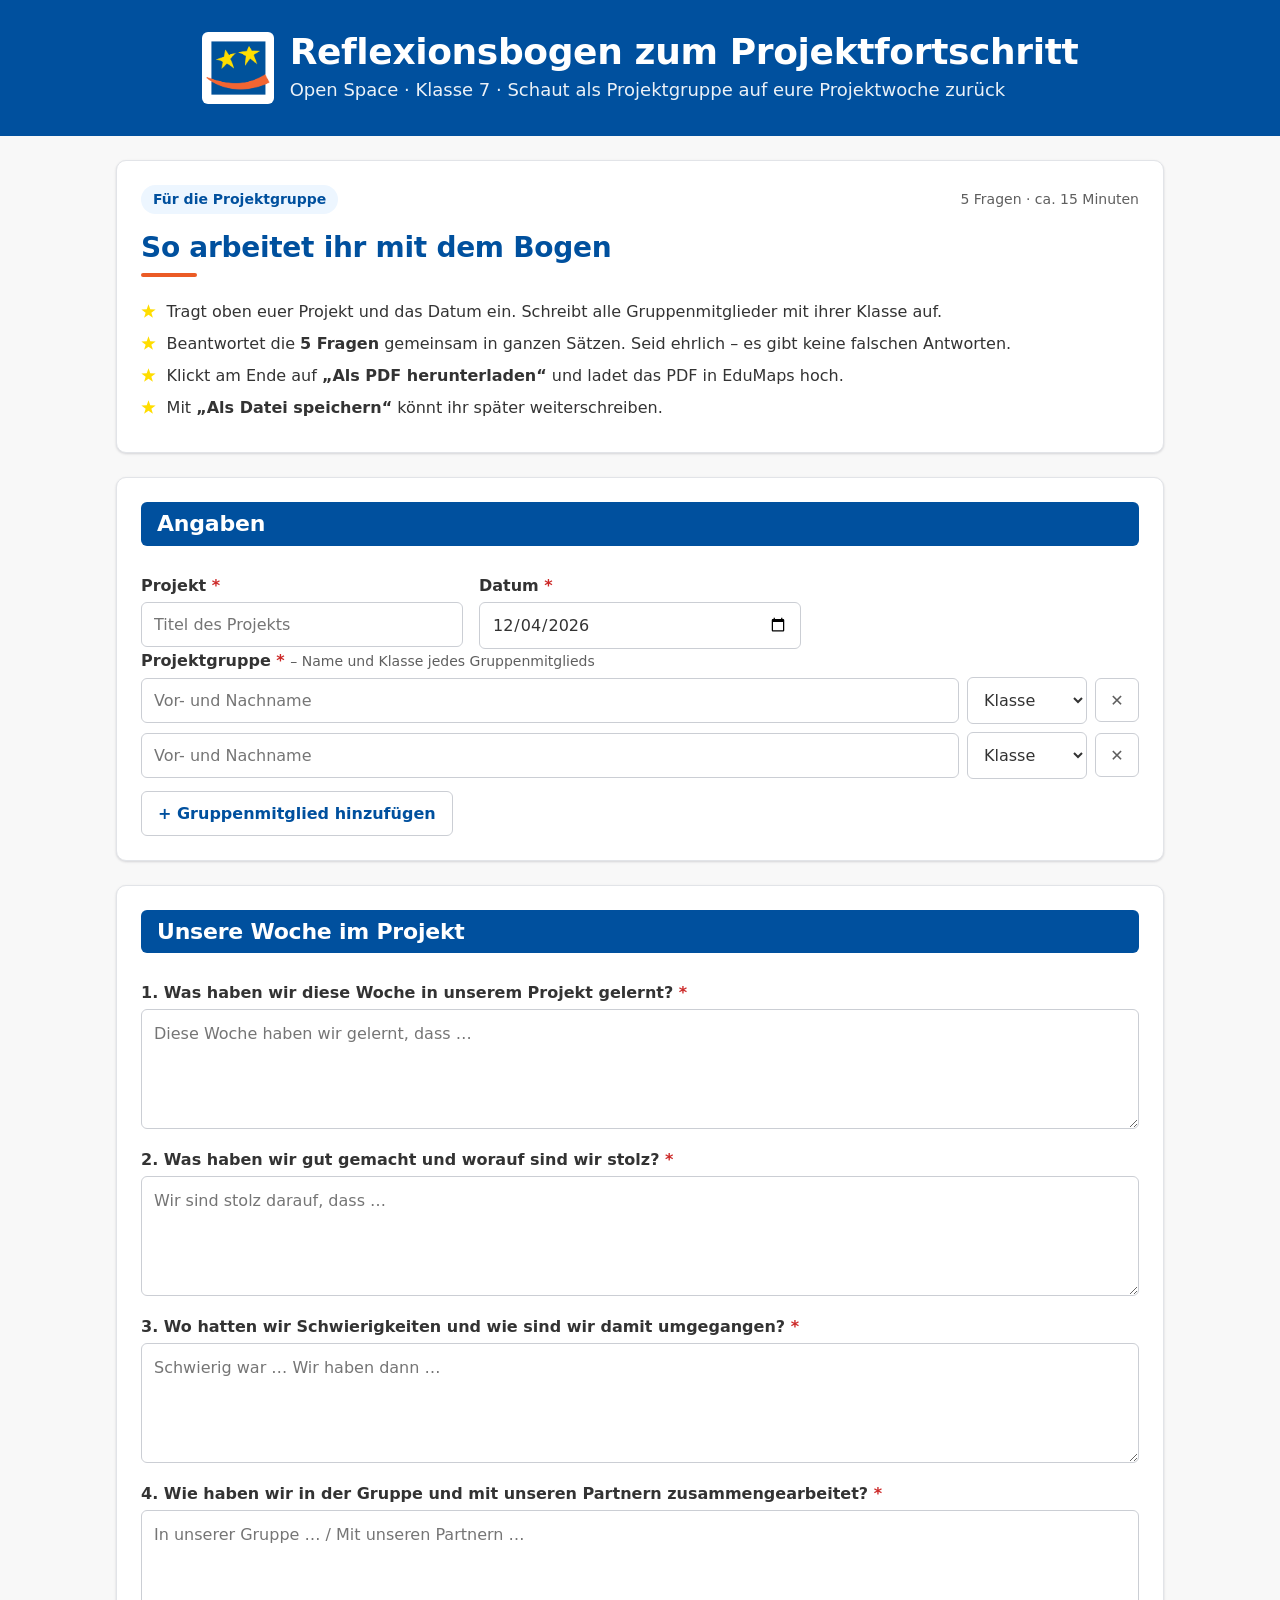
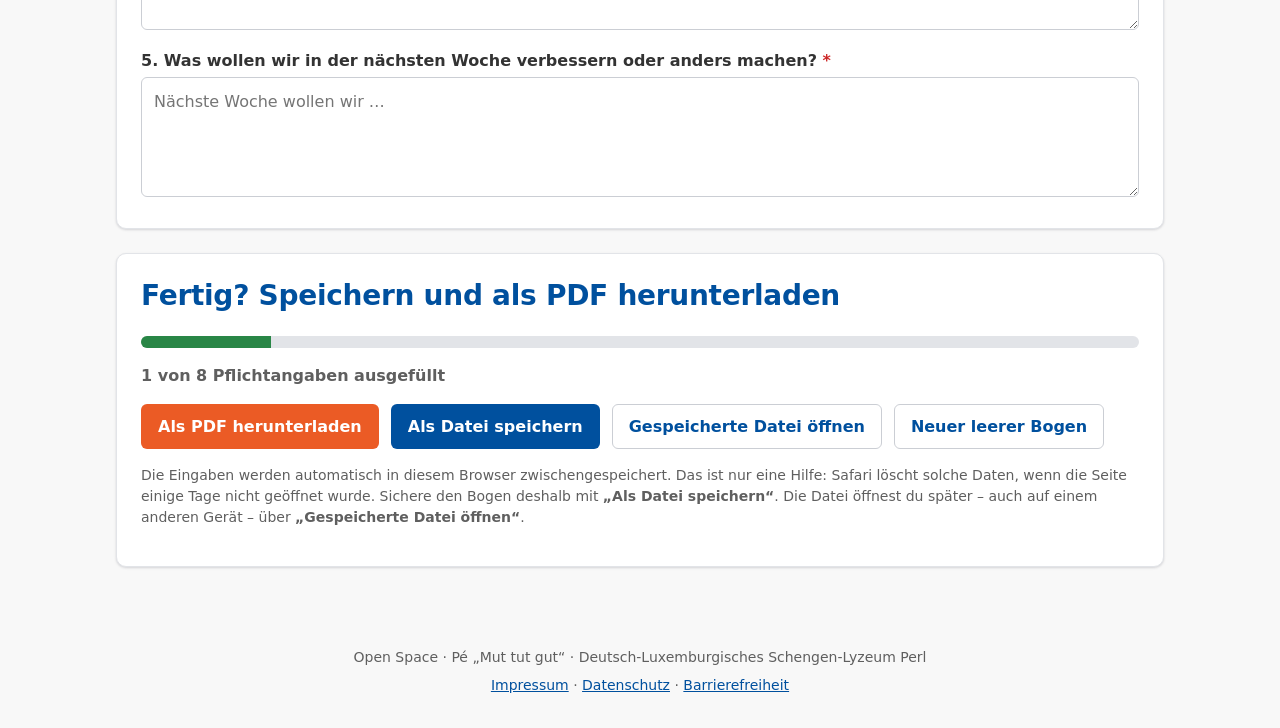
<file: reflexion-projektfortschritt.html>
<!DOCTYPE html>
<html lang="de">
<head>
  <meta charset="UTF-8" />
  <meta name="viewport" content="width=device-width, initial-scale=1.0" />
  <title>Reflexionsbogen zum Projektfortschritt · Open Space</title>
  <link rel="stylesheet" href="assets/slp-tokens.css" />
  <link rel="stylesheet" href="assets/bogen.css" />
</head>
<body>
  <header>
    <div class="head-inner">
      <img src="assets/openspace-logo.png" alt="Open-Space-Logo" width="72" height="72" />
      <div>
        <h1>Reflexionsbogen zum Projektfortschritt</h1>
        <p>Open Space · Klasse 7 · Schaut als Projektgruppe auf eure Projektwoche zurück</p>
      </div>
    </div>
  </header>

  <main>
    <section class="card">
      <div class="topline">
        <span class="badge">Für die Projektgruppe</span>
        <span class="small">5 Fragen · ca. 15 Minuten</span>
      </div>
      <h2 class="slp-rule">So arbeitet ihr mit dem Bogen</h2>
      <ul class="stars-list">
        <li>Tragt oben euer Projekt und das Datum ein. Schreibt alle Gruppenmitglieder mit ihrer Klasse auf.</li>
        <li>Beantwortet die <strong>5 Fragen</strong> gemeinsam in ganzen Sätzen. Seid ehrlich – es gibt keine falschen Antworten.</li>
        <li>Klickt am Ende auf <strong>„Als PDF herunterladen“</strong> und ladet das PDF in EduMaps hoch.</li>
        <li>Mit <strong>„Als Datei speichern“</strong> könnt ihr später weiterschreiben.</li>
      </ul>
    </section>

    <!-- Angaben, Abschnitte und Abschluss baut assets/bogen.js auf -->
    <div id="bogen"></div>
  </main>

  <footer>
    Open Space · Pé „Mut tut gut“ · Deutsch-Luxemburgisches Schengen-Lyzeum Perl
    <!-- Rechtslinks slp-tools.de: statisch, absolut, nicht per JavaScript -->
    <nav aria-label="Rechtliche Angaben" style="margin-top: 0.5em;">
      <a href="https://slp-tools.de/impressum.html">Impressum</a> ·
      <a href="https://slp-tools.de/datenschutz.html">Datenschutz</a> ·
      <a href="https://slp-tools.de/barrierefreiheit.html">Barrierefreiheit</a>
    </nav>
  </footer>

  <script src="assets/bogen.js"></script>
  <script>
    // Inhalt des Bogens (aus der Vorlage übernommen). ids nicht umbenennen,
    // sonst passen gespeicherte Dateien nicht mehr.
    SLPBogen.init({
        "id": "reflexion-schueler",
        "title": "Reflexionsbogen zum Projektfortschritt",
        "filePrefix": "Reflexion",
        "head": [
          {
            "id": "projekt",
            "label": "Projekt",
            "type": "text",
            "required": true,
            "placeholder": "Titel des Projekts"
          },
          {
            "id": "datum",
            "label": "Datum",
            "type": "date",
            "required": true
          },
          {
            "id": "mitglieder",
            "label": "Projektgruppe",
            "type": "members",
            "required": true,
            "options": [
              "7a",
              "7b",
              "7c",
              "7d",
              "7e"
            ],
            "minRows": 2
          }
        ],
        "sections": [
          {
            "type": "fields",
            "title": "Unsere Woche im Projekt",
            "fields": [
              {
                "id": "q1",
                "label": "1. Was haben wir diese Woche in unserem Projekt gelernt?",
                "type": "textarea",
                "required": true,
                "placeholder": "Diese Woche haben wir gelernt, dass …"
              },
              {
                "id": "q2",
                "label": "2. Was haben wir gut gemacht und worauf sind wir stolz?",
                "type": "textarea",
                "required": true,
                "placeholder": "Wir sind stolz darauf, dass …"
              },
              {
                "id": "q3",
                "label": "3. Wo hatten wir Schwierigkeiten und wie sind wir damit umgegangen?",
                "type": "textarea",
                "required": true,
                "placeholder": "Schwierig war … Wir haben dann …"
              },
              {
                "id": "q4",
                "label": "4. Wie haben wir in der Gruppe und mit unseren Partnern zusammengearbeitet?",
                "type": "textarea",
                "required": true,
                "placeholder": "In unserer Gruppe … / Mit unseren Partnern …"
              },
              {
                "id": "q5",
                "label": "5. Was wollen wir in der nächsten Woche verbessern oder anders machen?",
                "type": "textarea",
                "required": true,
                "placeholder": "Nächste Woche wollen wir …"
              }
            ]
          }
        ],
        "scale": [
          {
            "v": 1,
            "label": "kaum",
            "stars": 0
          },
          {
            "v": 2,
            "label": "teilweise",
            "stars": 1
          },
          {
            "v": 3,
            "label": "gut",
            "stars": 2
          },
          {
            "v": 4,
            "label": "sehr gut",
            "stars": 3
          }
        ]
      });
  </script>
</body>
</html>
</file>
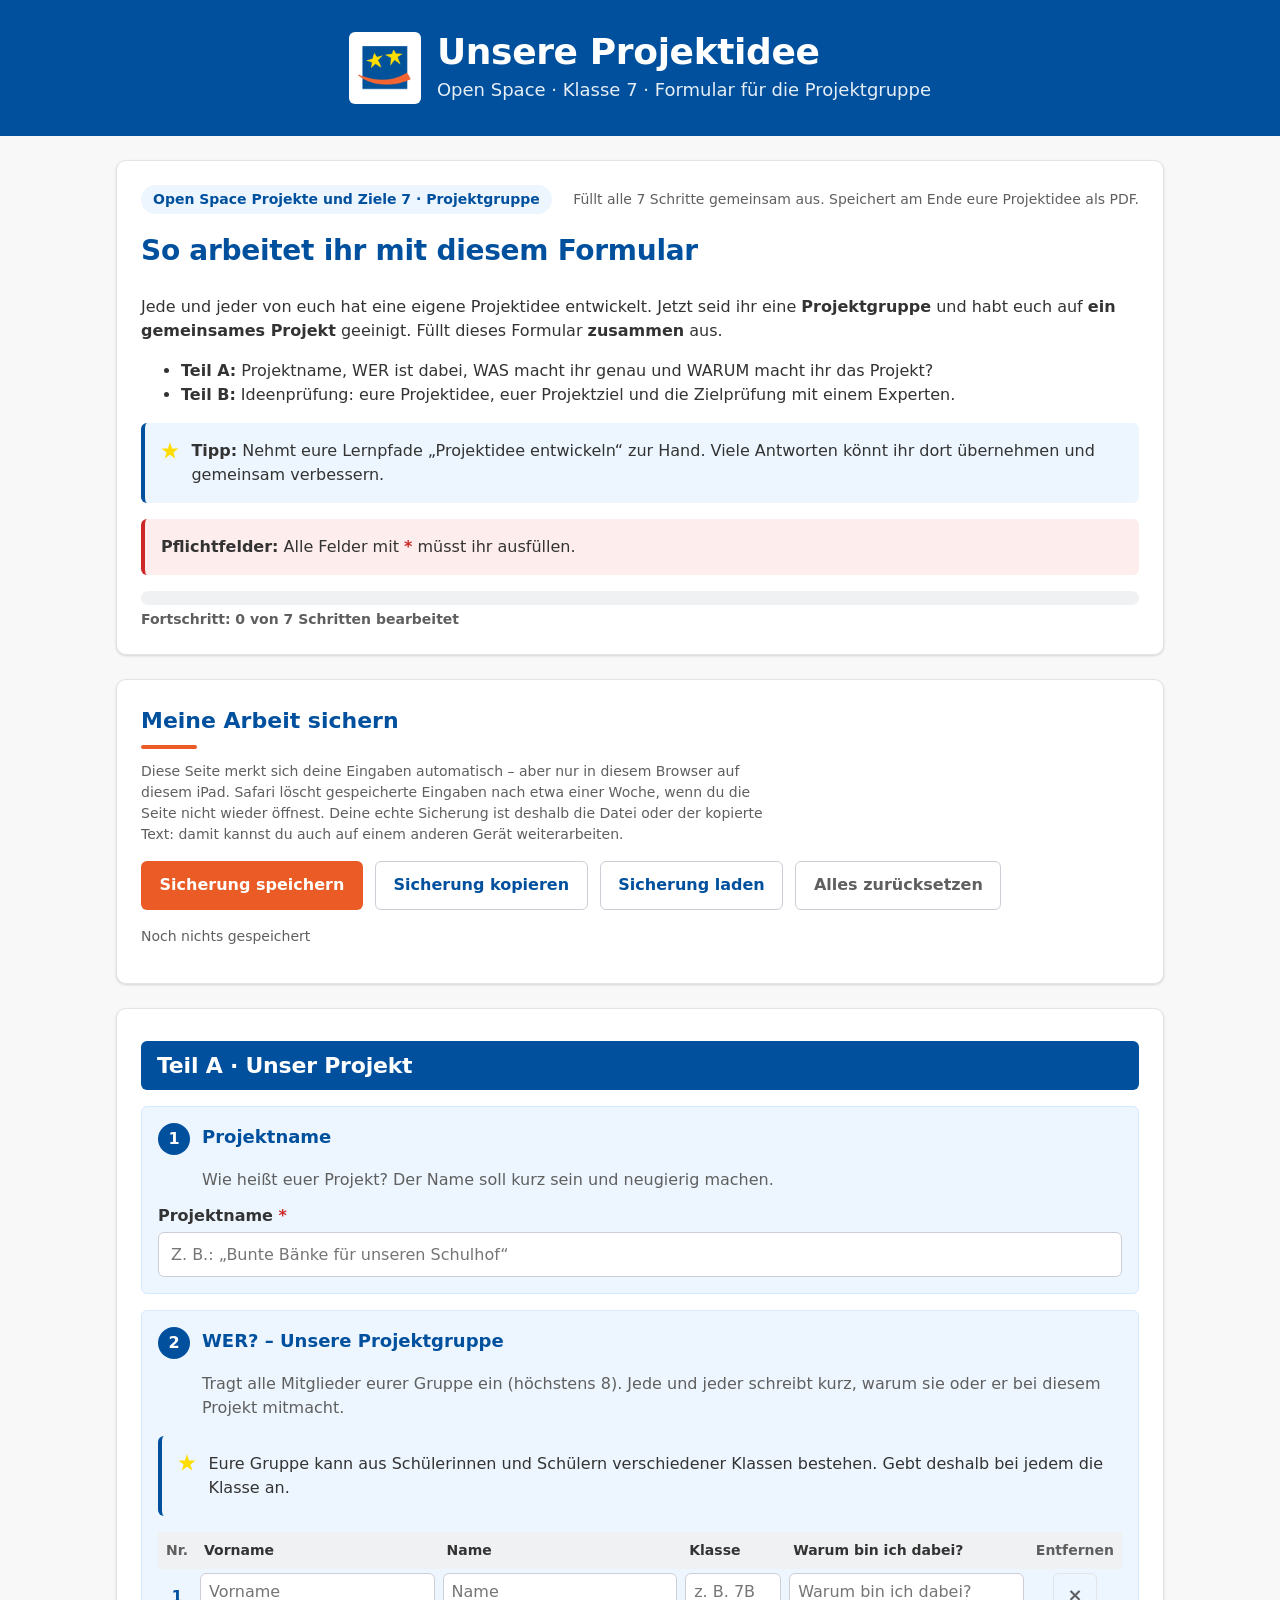
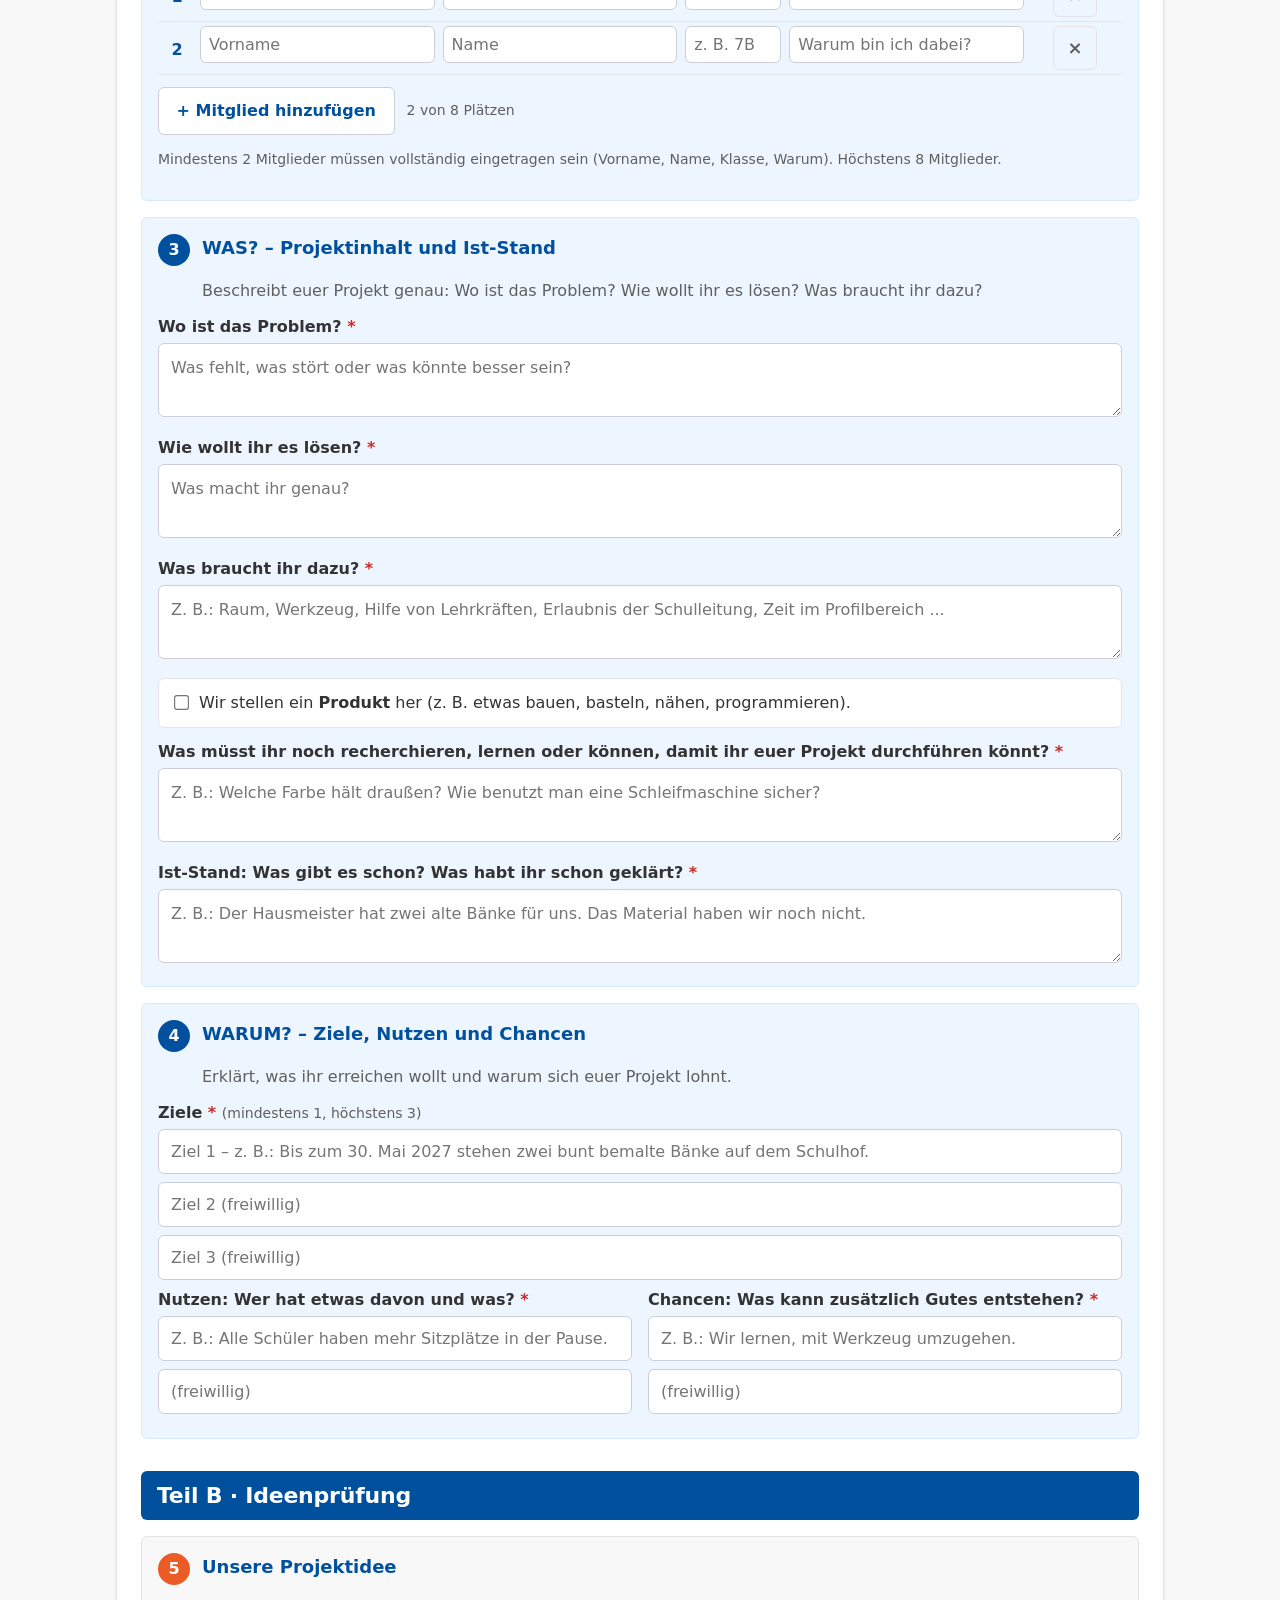
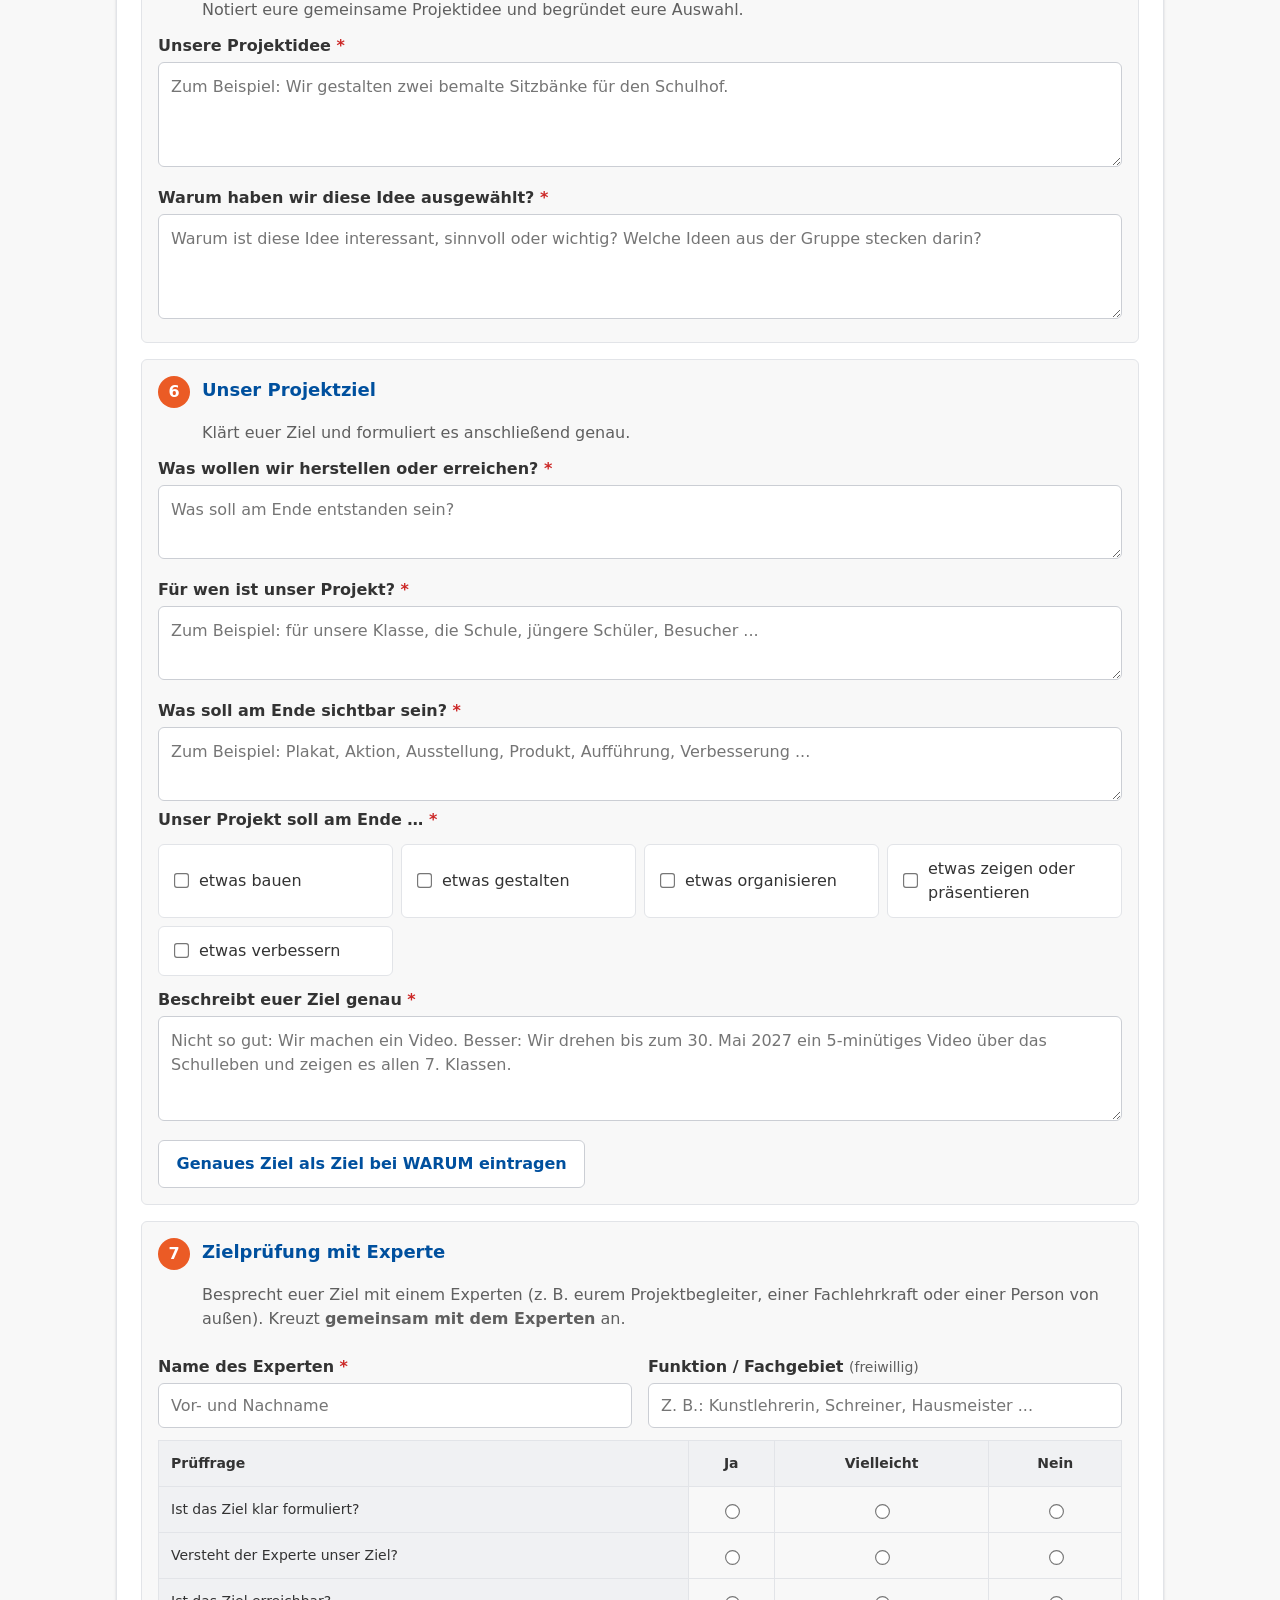
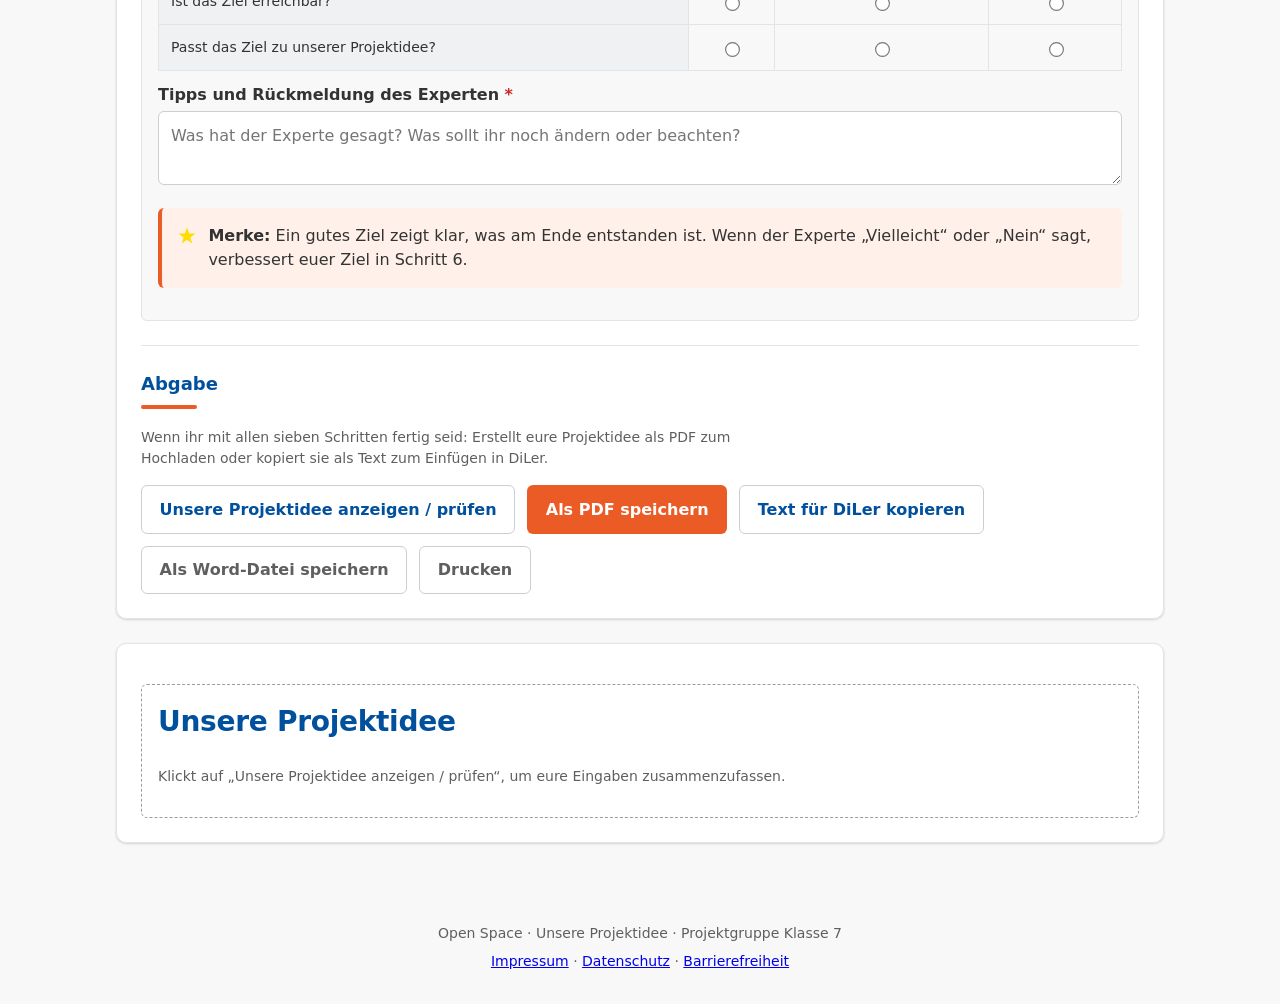
<file: unsere-projektidee.html>
<!DOCTYPE html>
<html lang="de">
<head>
  <meta charset="UTF-8" />
  <meta name="viewport" content="width=device-width, initial-scale=1.0" />
  <title>Unsere Projektidee · Open Space</title>
  <link rel="stylesheet" href="assets/slp-tokens.css" />
  <style>
    /* Farben, Schrift und Abstaende kommen aus assets/slp-tokens.css
       (Corporate Design des Schengen-Lyzeums). Hier stehen nur die
       Regeln dieser Seite. */

    * { box-sizing: border-box; }

    body {
      margin: 0;
      font-family: var(--font-sans);
      background: var(--surface-page);
      color: var(--text-body);
      line-height: var(--leading-normal);
    }

    header {
      background: var(--surface-blue);
      color: var(--text-on-blue);
      padding: var(--space-6) var(--space-4);
    }

    .head-inner {
      max-width: var(--container);
      margin: 0 auto;
      display: flex;
      gap: var(--space-4);
      align-items: center;
      justify-content: center;
    }

    .head-inner img {
      width: 72px;
      height: 72px;
      flex: 0 0 auto;
      border-radius: var(--radius-md);
      background: var(--surface-card);
      padding: var(--space-1);
    }

    header h1 {
      margin: 0 0 var(--space-1) 0;
      font-size: clamp(1.6rem, 4vw, 2.25rem);
      line-height: var(--leading-tight);
      letter-spacing: var(--tracking-tight);
    }

    header p {
      margin: 0;
      color: rgba(255, 255, 255, 0.9);
      font-size: var(--text-md);
    }

    main {
      max-width: var(--container);
      margin: 0 auto;
      padding: var(--space-5) var(--space-4);
    }

    .card {
      background: var(--surface-card);
      border: 1px solid var(--border-subtle);
      border-radius: var(--radius-lg);
      box-shadow: var(--shadow-sm);
      padding: var(--space-5);
      margin-bottom: var(--space-5);
    }

    .topline {
      display: flex;
      flex-wrap: wrap;
      gap: var(--space-3);
      align-items: center;
      justify-content: space-between;
      margin-bottom: var(--space-4);
    }

    .badge {
      display: inline-block;
      padding: var(--space-1) var(--space-3);
      border-radius: var(--radius-pill);
      background: var(--accent-soft);
      color: var(--slp-blue);
      font-size: var(--text-sm);
      font-weight: 700;
    }

    h2, h3 { margin-top: 0; color: var(--slp-blue); }
    h2 { font-size: var(--text-xl); letter-spacing: var(--tracking-tight); }
    h3 { font-size: var(--text-md); }

    .hint, .tip {
      display: flex;
      gap: var(--space-3);
      align-items: flex-start;
      border-radius: var(--radius-md);
      padding: var(--space-4);
      margin: var(--space-4) 0;
    }

    .hint {
      background: var(--accent-soft);
      border-left: var(--rule-accent) solid var(--slp-blue);
    }

    .tip {
      background: var(--accent-2-soft);
      border-left: var(--rule-accent) solid var(--slp-orange);
    }

    /* Der Schengen-Stern als Auszeichnung statt eines Icons */
    .hint::before, .tip::before {
      content: "";
      flex: 0 0 auto;
      width: 1.15em;
      height: 1.15em;
      margin-top: 0.15em;
      background: var(--slp-yellow);
      -webkit-mask: var(--slp-star-mask) center / contain no-repeat;
              mask: var(--slp-star-mask) center / contain no-repeat;
    }

    .step {
      border: 1px solid var(--border-subtle);
      background: var(--surface-page);
      border-radius: var(--radius-md);
      padding: var(--space-4);
      margin: var(--space-4) 0;
    }

    .step-header {
      display: flex;
      gap: var(--space-3);
      align-items: flex-start;
      margin-bottom: var(--space-3);
    }

    .step-number {
      width: 2rem;
      height: 2rem;
      flex: 0 0 2rem;
      border-radius: var(--radius-pill);
      background: var(--slp-orange);
      color: var(--text-on-orange);
      display: grid;
      place-items: center;
      font-weight: 700;
    }

    .step-header p { margin: var(--space-1) 0 0; color: var(--text-muted); }

    .step.sb { border-color: var(--blue-100); background: var(--accent-soft); }

    .step.sb .step-number { background: var(--slp-blue); color: var(--text-on-blue); }

    label, legend {
      display: block;
      font-weight: 700;
      margin: var(--space-3) 0 var(--space-1);
      color: var(--text-body);
    }

    fieldset { border: none; margin: 0; padding: 0; min-width: 0; }

    legend { padding: 0; }

    input[type="text"], textarea {
      width: 100%;
      padding: var(--space-3);
      border: 1px solid var(--border-default);
      border-radius: var(--radius-md);
      font-family: inherit;
      font-size: var(--text-base);
      color: var(--text-body);
      background: var(--surface-card);
    }

    input[type="text"]:focus, textarea:focus {
      outline: 3px solid var(--focus-ring);
      outline-offset: 1px;
      border-color: var(--slp-blue);
    }

    textarea {
      min-height: 105px;
      resize: vertical;
      line-height: var(--leading-normal);
    }

    textarea.short { min-height: 70px; }

    input[type="file"] { font: inherit; font-size: var(--text-sm); }

    input.missing, textarea.missing {
      border: 2px solid var(--danger);
      background: var(--danger-soft);
    }

    .bullet-inputs input { margin-bottom: var(--space-2); }

    .two-col {
      display: grid;
      grid-template-columns: repeat(auto-fit, minmax(260px, 1fr));
      gap: 0 var(--space-4);
    }

    input[type="radio"], input[type="checkbox"] {
      transform: scale(1.15);
      accent-color: var(--slp-blue);
    }

    .goal-options {
      display: grid;
      grid-template-columns: repeat(auto-fit, minmax(230px, 1fr));
      gap: var(--space-2);
      margin-top: var(--space-2);
    }

    .goal-options label, .inline-check {
      display: flex;
      align-items: center;
      gap: var(--space-2);
      font-weight: 400;
      margin: 0;
      background: var(--surface-card);
      border: 1px solid var(--border-subtle);
      border-radius: var(--radius-md);
      padding: var(--space-3);
      min-height: 44px;
    }

    .inline-check { margin-top: var(--space-3); }

    .goal-options label:hover, .inline-check:hover { background: var(--accent-soft); }

    #productBlock { display: none; }

    /* --- Gruppentabelle (WER) --- */

    .group-table { width: 100%; border-collapse: collapse; margin-top: var(--space-2); }

    .group-table th {
      background: var(--surface-sunken);
      text-align: left;
      padding: var(--space-2);
      font-size: var(--text-sm);
    }

    .group-table td { padding: var(--space-1); border-bottom: 1px solid var(--border-subtle); vertical-align: top; }

    .group-table td.nr { width: 2rem; font-weight: 700; color: var(--slp-blue); text-align: center; padding-top: var(--space-4); }

    .group-table input[type="text"] { padding: var(--space-2); }

    .group-table .col-klasse { width: 6.5rem; }

    .group-table td.del { width: 3rem; text-align: center; }

    .group-table tr[hidden] { display: none; }

    /* --- Zielprüfung --- */

    .check-table {
      width: 100%;
      border-collapse: collapse;
      margin-top: var(--space-3);
    }

    .check-table th, .check-table td {
      border: 1px solid var(--border-subtle);
      padding: var(--space-3);
      text-align: center;
      vertical-align: middle;
    }

    .check-table th:first-child, .check-table td:first-child {
      text-align: left;
      width: 55%;
    }

    .check-table th {
      background: var(--surface-sunken);
      font-size: var(--text-sm);
    }

    /* Die ganze Zelle ist Tippfläche, nicht nur der kleine Kreis */
    .check-table td.wahl { padding: 0; }

    .check-table label.wahl {
      display: flex;
      align-items: center;
      justify-content: center;
      min-height: 44px;
      margin: 0;
      cursor: pointer;
    }

    .check-table label.wahl:hover { background: var(--accent-soft); }

    /* --- Buttons --- */

    .aktionen {
      margin-top: var(--space-5);
      padding-top: var(--space-5);
      border-top: 1px solid var(--border-subtle);
    }

    .aktionen__text {
      margin: 0 0 var(--space-4);
      color: var(--text-muted);
      font-size: var(--text-sm);
      max-width: 70ch;
    }

    .button-row {
      display: flex;
      flex-wrap: wrap;
      gap: var(--space-3);
      align-items: center;
    }

    button {
      font: inherit;
      font-weight: 700;
      cursor: pointer;
      border: 1px solid transparent;
      border-radius: var(--radius-md);
      padding: 0.7rem 1.1rem;
      min-height: 44px;
      transition: background var(--dur) var(--ease-out),
                  border-color var(--dur) var(--ease-out),
                  color var(--dur) var(--ease-out);
    }

    button:focus { outline: 3px solid var(--focus-ring); outline-offset: 2px; }
    button:focus:not(:focus-visible) { outline: none; }
    button:focus-visible { outline: 3px solid var(--focus-ring); outline-offset: 2px; }
    button:active { transform: translateY(1px); }
    button:disabled { cursor: not-allowed; opacity: 0.55; }

    button.haupt { background: var(--slp-orange); color: var(--text-on-orange); }
    button.haupt:hover { background: var(--accent-2-hover); }

    button.rand {
      background: var(--surface-card);
      color: var(--slp-blue);
      border-color: var(--border-default);
    }
    button.rand:hover { background: var(--accent-soft); border-color: var(--slp-blue); }

    button.still {
      background: transparent;
      color: var(--text-muted);
      border-color: var(--border-default);
    }
    button.still:hover { background: var(--surface-sunken); color: var(--text-body); }

    button.del-btn {
      min-width: 44px;
      padding: 0.4rem;
      font-size: var(--text-md);
      line-height: 1;
      background: transparent;
      color: var(--text-muted);
      border-color: var(--border-subtle);
    }
    button.del-btn:hover { background: var(--danger-soft); color: var(--danger); border-color: var(--danger); }

    @supports not (gap: 1rem) {
      .button-row > *, .goal-options > * { margin: 0 var(--space-3) var(--space-3) 0; }
    }

    /* --- Fortschritt, Pflichtfelder --- */

    .progress-wrap {
      background: var(--surface-sunken);
      border-radius: var(--radius-pill);
      height: 14px;
      overflow: hidden;
      margin: var(--space-3) 0 var(--space-1);
    }

    .progress-bar {
      height: 100%;
      width: 0%;
      background: var(--slp-blue);
      transition: width var(--dur) var(--ease-out);
    }

    .status {
      color: var(--text-muted);
      font-weight: 700;
      font-size: var(--text-sm);
    }

    .small {
      font-size: var(--text-sm);
      color: var(--text-muted);
    }

    .part-title {
      margin: var(--space-6) 0 var(--space-2);
      padding: var(--space-2) var(--space-4);
      border-radius: var(--radius-md);
      background: var(--slp-blue);
      color: var(--text-on-blue);
      font-size: var(--text-lg);
    }

    .part-title.a { margin-top: var(--space-2); }

    .must {
      background: var(--danger-soft);
      border-left: var(--rule-accent) solid var(--danger);
      border-radius: var(--radius-md);
      padding: var(--space-4);
      margin: var(--space-4) 0;
    }

    .must ul { margin: var(--space-2) 0 0; }

    #missingBox { display: none; }

    .req { color: var(--danger); font-weight: 700; }

    .opt { color: var(--text-muted); font-weight: 400; font-size: var(--text-sm); }

    /* --- Ausgabe „Unsere Projektidee“ (Aufbau wie die Papiervorlage) --- */

    .onepager {
      background: var(--surface-card);
      border: 1px dashed var(--border-strong);
      border-radius: var(--radius-md);
      padding: var(--space-4);
      margin-top: var(--space-4);
    }

    .out-head {
      display: flex;
      align-items: center;
      justify-content: space-between;
      gap: var(--space-4);
      border-bottom: 1px solid var(--border-subtle);
      padding-bottom: var(--space-2);
      margin-bottom: var(--space-3);
    }

    .out-head h2 { margin: 0; }

    .out-head img { width: 56px; height: 56px; }

    .sb-title {
      display: flex;
      align-items: stretch;
      margin-bottom: var(--space-3);
      background: var(--surface-sunken);
    }

    .sb-title-label {
      background: var(--slp-blue);
      color: var(--text-on-blue);
      font-weight: 700;
      font-size: var(--text-lg);
      padding: var(--space-1) var(--space-3);
      white-space: nowrap;
    }

    .sb-title-value {
      padding: var(--space-2) var(--space-3);
      font-weight: 700;
      font-size: var(--text-md);
    }

    .sb-section { margin-bottom: var(--space-3); border: 1px solid var(--border-subtle); }

    .sb-head {
      background: var(--slp-blue);
      color: var(--text-on-blue);
      font-weight: 700;
      padding: var(--space-1) var(--space-2);
    }

    .sb-row { display: grid; grid-template-columns: 1fr 1fr; }

    .sb-row.full { grid-template-columns: 1fr; }

    .sb-label {
      background: var(--accent-soft);
      color: var(--slp-blue);
      font-size: var(--text-sm);
      padding: 0.1rem var(--space-2);
    }

    .sb-field {
      background: var(--surface-sunken);
      padding: var(--space-2) var(--space-3);
      min-height: 2.6rem;
    }

    .sb-field ul { margin: 0; padding-left: 1.2rem; }

    .sb-field p { margin: 0 0 var(--space-1); }

    .sb-members, .sb-check { width: 100%; border-collapse: collapse; }

    .sb-members th {
      background: var(--accent-soft);
      color: var(--slp-blue);
      font-weight: 400;
      font-size: var(--text-sm);
      text-align: left;
      padding: 0.1rem var(--space-2);
    }

    .sb-members td, .sb-check td {
      background: var(--surface-sunken);
      padding: var(--space-1) var(--space-2);
      border-top: 2px solid var(--surface-card);
      vertical-align: top;
    }

    .sb-check td:last-child { width: 30%; font-weight: 700; }

    .sb-sign {
      min-height: 4rem;
      display: flex;
      align-items: flex-end;
      font-size: var(--text-sm);
      color: var(--text-muted);
    }

    footer {
      text-align: center;
      padding: var(--space-6) var(--space-4);
      color: var(--text-muted);
      font-size: var(--text-sm);
    }

    @media (max-width: 680px) {
      .sb-row { grid-template-columns: 1fr; }
      .group-table thead { display: none; }
      /* Zeile 1: Vorname, Name, Entfernen – Zeile 2: Klasse, Warum */
      .group-table tr { display: grid; grid-template-columns: 2rem 1fr 1fr 3rem; gap: var(--space-1); border-bottom: 1px solid var(--border-subtle); padding: var(--space-2) 0; }
      .group-table td { border: none; width: auto; }
      .group-table td.nr { grid-row: 1 / 3; grid-column: 1; }
      .group-table td:nth-child(2) { grid-row: 1; grid-column: 2; }
      .group-table td:nth-child(3) { grid-row: 1; grid-column: 3; }
      .group-table td.del { grid-row: 1; grid-column: 4; width: auto; }
      .group-table td.col-klasse { grid-row: 2; grid-column: 2; width: auto; }
      .group-table td:nth-child(5) { grid-row: 2; grid-column: 3 / 5; }
    }

    @media (max-width: 560px) {
      main { padding: var(--space-4) var(--space-3); }
      .card { padding: var(--space-4); }
      .button-row > button { width: 100%; }
      .head-inner img { width: 56px; height: 56px; }
    }

    @media print {
      body { background: white; }
      header, .intro-card, .steps-card, #sicherung, footer { display: none !important; }
      .card { box-shadow: none; border: none; margin: 0; padding: 0; }
      .onepager { border: none; padding: 0; }
      .sb-section, .sb-title, .sb-title-label, .sb-label, .sb-head, .sb-field,
      .sb-members th, .sb-members td, .sb-check td {
        -webkit-print-color-adjust: exact; print-color-adjust: exact;
      }
      .sb-section { break-inside: avoid; }
    }
  </style>
</head>
<body>
  <header>
    <div class="head-inner">
      <img id="logo" src="[data-uri]" alt="Open-Space-Logo" width="72" height="72">
      <div>
        <h1>Unsere Projektidee</h1>
        <p>Open Space · Klasse 7 · Formular für die Projektgruppe</p>
      </div>
    </div>
  </header>

  <main>
    <section class="card intro-card">
      <div class="topline">
        <span class="badge">Open Space Projekte und Ziele 7 · Projektgruppe</span>
        <span class="small">Füllt alle 7 Schritte gemeinsam aus. Speichert am Ende eure Projektidee als PDF.</span>
      </div>
      <h2>So arbeitet ihr mit diesem Formular</h2>
      <p>Jede und jeder von euch hat eine eigene Projektidee entwickelt. Jetzt seid ihr eine <strong>Projektgruppe</strong> und habt euch auf <strong>ein gemeinsames Projekt</strong> geeinigt. Füllt dieses Formular <strong>zusammen</strong> aus.</p>
      <ul>
        <li><strong>Teil A:</strong> Projektname, WER ist dabei, WAS macht ihr genau und WARUM macht ihr das Projekt?</li>
        <li><strong>Teil B:</strong> Ideenprüfung: eure Projektidee, euer Projektziel und die Zielprüfung mit einem Experten.</li>
      </ul>
      <div class="hint">
        <span><strong>Tipp:</strong> Nehmt eure Lernpfade „Projektidee entwickeln“ zur Hand. Viele Antworten könnt ihr dort übernehmen und gemeinsam verbessern.</span>
      </div>
      <div class="must">
        <strong>Pflichtfelder:</strong> Alle Felder mit <span class="req">*</span> müsst ihr ausfüllen.
      </div>
      <div class="progress-wrap" id="progress" role="progressbar" aria-label="Fortschritt" aria-valuemin="0" aria-valuemax="7" aria-valuenow="0">
        <div class="progress-bar" id="progressBar"></div>
      </div>
      <div id="progressText" class="status">Fortschritt: 0 von 7 Schritten bearbeitet</div>
    </section>

    <!-- Inhalt wird von assets/persist.js aufgebaut -->
    <section class="card" id="sicherung"></section>

    <section class="card steps-card">
      <h2 class="part-title a">Teil A · Unser Projekt</h2>

      <div class="step sb" id="step1">
        <div class="step-header">
          <div class="step-number">1</div>
          <div>
            <h3>Projektname</h3>
            <p>Wie heißt euer Projekt? Der Name soll kurz sein und neugierig machen.</p>
          </div>
        </div>
        <label for="projectTitle">Projektname <span class="req">*</span></label>
        <input type="text" id="projectTitle" placeholder="Z. B.: „Bunte Bänke für unseren Schulhof“">
      </div>

      <div class="step sb" id="step2">
        <div class="step-header">
          <div class="step-number">2</div>
          <div>
            <h3>WER? – Unsere Projektgruppe</h3>
            <p>Tragt alle Mitglieder eurer Gruppe ein (höchstens 8). Jede und jeder schreibt kurz, warum sie oder er bei diesem Projekt mitmacht.</p>
          </div>
        </div>
        <div class="hint">
          <span>Eure Gruppe kann aus Schülerinnen und Schülern verschiedener Klassen bestehen. Gebt deshalb bei jedem die Klasse an.</span>
        </div>
        <table class="group-table">
          <thead>
            <tr><th scope="col"><span class="small">Nr.</span></th><th scope="col">Vorname</th><th scope="col">Name</th><th scope="col" class="col-klasse">Klasse</th><th scope="col">Warum bin ich dabei?</th><th scope="col"><span class="small">Entfernen</span></th></tr>
          </thead>
          <!-- Zeilen baut das Skript: immer 8 mit festen ids (m1_vorname …),
               nicht benötigte sind ausgeblendet. So kann persist.js sie speichern. -->
          <tbody id="groupBody"></tbody>
        </table>
        <div class="button-row" style="margin-top: var(--space-3)">
          <button type="button" id="addMemberBtn" class="rand" onclick="addMember()">+ Mitglied hinzufügen</button>
          <span id="memberCount" class="small"></span>
        </div>
        <p class="small">Mindestens 2 Mitglieder müssen vollständig eingetragen sein (Vorname, Name, Klasse, Warum). Höchstens 8 Mitglieder.</p>
      </div>

      <div class="step sb" id="step3">
        <div class="step-header">
          <div class="step-number">3</div>
          <div>
            <h3>WAS? – Projektinhalt und Ist-Stand</h3>
            <p>Beschreibt euer Projekt genau: Wo ist das Problem? Wie wollt ihr es lösen? Was braucht ihr dazu?</p>
          </div>
        </div>
        <label for="problem">Wo ist das Problem? <span class="req">*</span></label>
        <textarea id="problem" class="short" placeholder="Was fehlt, was stört oder was könnte besser sein?"></textarea>
        <label for="solution">Wie wollt ihr es lösen? <span class="req">*</span></label>
        <textarea id="solution" class="short" placeholder="Was macht ihr genau?"></textarea>
        <label for="needs">Was braucht ihr dazu? <span class="req">*</span></label>
        <textarea id="needs" class="short" placeholder="Z. B.: Raum, Werkzeug, Hilfe von Lehrkräften, Erlaubnis der Schulleitung, Zeit im Profilbereich ..."></textarea>

        <label class="inline-check"><input type="checkbox" id="isProduct"> <span>Wir stellen ein <strong>Produkt</strong> her (z. B. etwas bauen, basteln, nähen, programmieren).</span></label>
        <div id="productBlock">
          <div class="tip">
            <span><strong>Produktskizze:</strong> Zeichnet euer Produkt auf ein Blatt Papier (mit Maßen und Beschriftung) oder ladet ein Foto eurer Skizze hoch. Beschreibt sie hier kurz in Worten.</span>
          </div>
          <label for="sketchDesc">Beschreibung unserer Produktskizze <span class="req">*</span></label>
          <textarea id="sketchDesc" class="short" placeholder="Wie sieht euer Produkt aus? Wie groß ist es? Aus welchen Teilen besteht es?"></textarea>
          <label for="sketchImg">Foto der Skizze hochladen <span class="opt">(freiwillig, erscheint im PDF; wird nicht zwischengespeichert)</span></label>
          <input type="file" id="sketchImg" accept="image/*">
          <label for="materials">Welche Materialien braucht ihr dafür? <span class="req">*</span></label>
          <textarea id="materials" class="short" placeholder="Listet alles auf."></textarea>
        </div>

        <label for="toLearn">Was müsst ihr noch recherchieren, lernen oder können, damit ihr euer Projekt durchführen könnt? <span class="req">*</span></label>
        <textarea id="toLearn" class="short" placeholder="Z. B.: Welche Farbe hält draußen? Wie benutzt man eine Schleifmaschine sicher?"></textarea>
        <label for="currentState">Ist-Stand: Was gibt es schon? Was habt ihr schon geklärt? <span class="req">*</span></label>
        <textarea id="currentState" class="short" placeholder="Z. B.: Der Hausmeister hat zwei alte Bänke für uns. Das Material haben wir noch nicht."></textarea>
      </div>

      <div class="step sb" id="step4">
        <div class="step-header">
          <div class="step-number">4</div>
          <div>
            <h3>WARUM? – Ziele, Nutzen und Chancen</h3>
            <p>Erklärt, was ihr erreichen wollt und warum sich euer Projekt lohnt.</p>
          </div>
        </div>
        <fieldset class="bullet-inputs">
          <legend>Ziele <span class="req">*</span> <span class="opt">(mindestens 1, höchstens 3)</span></legend>
          <input type="text" id="goal1" aria-label="Ziel 1" placeholder="Ziel 1 – z. B.: Bis zum 30. Mai 2027 stehen zwei bunt bemalte Bänke auf dem Schulhof.">
          <input type="text" id="goal2" aria-label="Ziel 2 (freiwillig)" placeholder="Ziel 2 (freiwillig)">
          <input type="text" id="goal3" aria-label="Ziel 3 (freiwillig)" placeholder="Ziel 3 (freiwillig)">
        </fieldset>
        <div class="two-col">
          <fieldset class="bullet-inputs">
            <legend>Nutzen: Wer hat etwas davon und was? <span class="req">*</span></legend>
            <input type="text" id="benefit1" aria-label="Nutzen 1" placeholder="Z. B.: Alle Schüler haben mehr Sitzplätze in der Pause.">
            <input type="text" id="benefit2" aria-label="Nutzen 2 (freiwillig)" placeholder="(freiwillig)">
          </fieldset>
          <fieldset class="bullet-inputs">
            <legend>Chancen: Was kann zusätzlich Gutes entstehen? <span class="req">*</span></legend>
            <input type="text" id="chance1" aria-label="Chance 1" placeholder="Z. B.: Wir lernen, mit Werkzeug umzugehen.">
            <input type="text" id="chance2" aria-label="Chance 2 (freiwillig)" placeholder="(freiwillig)">
          </fieldset>
        </div>
      </div>

      <h2 class="part-title">Teil B · Ideenprüfung</h2>

      <div class="step" id="step5">
        <div class="step-header">
          <div class="step-number">5</div>
          <div>
            <h3>Unsere Projektidee</h3>
            <p>Notiert eure gemeinsame Projektidee und begründet eure Auswahl.</p>
          </div>
        </div>
        <label for="projectIdea">Unsere Projektidee <span class="req">*</span></label>
        <textarea id="projectIdea" placeholder="Zum Beispiel: Wir gestalten zwei bemalte Sitzbänke für den Schulhof."></textarea>
        <label for="reason">Warum haben wir diese Idee ausgewählt? <span class="req">*</span></label>
        <textarea id="reason" placeholder="Warum ist diese Idee interessant, sinnvoll oder wichtig? Welche Ideen aus der Gruppe stecken darin?"></textarea>
      </div>

      <div class="step" id="step6">
        <div class="step-header">
          <div class="step-number">6</div>
          <div>
            <h3>Unser Projektziel</h3>
            <p>Klärt euer Ziel und formuliert es anschließend genau.</p>
          </div>
        </div>
        <label for="achieve">Was wollen wir herstellen oder erreichen? <span class="req">*</span></label>
        <textarea id="achieve" class="short" placeholder="Was soll am Ende entstanden sein?"></textarea>
        <label for="targetGroup">Für wen ist unser Projekt? <span class="req">*</span></label>
        <textarea id="targetGroup" class="short" placeholder="Zum Beispiel: für unsere Klasse, die Schule, jüngere Schüler, Besucher ..."></textarea>
        <label for="visibleResult">Was soll am Ende sichtbar sein? <span class="req">*</span></label>
        <textarea id="visibleResult" class="short" placeholder="Zum Beispiel: Plakat, Aktion, Ausstellung, Produkt, Aufführung, Verbesserung ..."></textarea>
        <fieldset>
          <legend>Unser Projekt soll am Ende … <span class="req">*</span></legend>
          <div class="goal-options">
            <label><input type="checkbox" name="goalType" value="etwas bauen"> etwas bauen</label>
            <label><input type="checkbox" name="goalType" value="etwas gestalten"> etwas gestalten</label>
            <label><input type="checkbox" name="goalType" value="etwas organisieren"> etwas organisieren</label>
            <label><input type="checkbox" name="goalType" value="etwas zeigen oder präsentieren"> etwas zeigen oder präsentieren</label>
            <label><input type="checkbox" name="goalType" value="etwas verbessern"> etwas verbessern</label>
          </div>
        </fieldset>
        <label for="preciseGoal">Beschreibt euer Ziel genau <span class="req">*</span></label>
        <textarea id="preciseGoal" placeholder="Nicht so gut: Wir machen ein Video. Besser: Wir drehen bis zum 30. Mai 2027 ein 5-minütiges Video über das Schulleben und zeigen es allen 7. Klassen."></textarea>
        <div class="button-row" style="margin-top: var(--space-3)">
          <button type="button" class="rand" onclick="takeGoalToWarum()">Genaues Ziel als Ziel bei WARUM eintragen</button>
        </div>
      </div>

      <div class="step" id="step7">
        <div class="step-header">
          <div class="step-number">7</div>
          <div>
            <h3>Zielprüfung mit Experte</h3>
            <p>Besprecht euer Ziel mit einem Experten (z. B. eurem Projektbegleiter, einer Fachlehrkraft oder einer Person von außen). Kreuzt <strong>gemeinsam mit dem Experten</strong> an.</p>
          </div>
        </div>
        <div class="two-col">
          <div>
            <label for="expertName">Name des Experten <span class="req">*</span></label>
            <input type="text" id="expertName" placeholder="Vor- und Nachname">
          </div>
          <div>
            <label for="expertRole">Funktion / Fachgebiet <span class="opt">(freiwillig)</span></label>
            <input type="text" id="expertRole" placeholder="Z. B.: Kunstlehrerin, Schreiner, Hausmeister ...">
          </div>
        </div>
        <table class="check-table">
          <thead>
            <tr><th scope="col">Prüffrage</th><th scope="col">Ja</th><th scope="col">Vielleicht</th><th scope="col">Nein</th></tr>
          </thead>
          <!-- Zeilen baut das Skript aus checkQuestions -->
          <tbody id="checkBody"></tbody>
        </table>
        <label for="expertFeedback">Tipps und Rückmeldung des Experten <span class="req">*</span></label>
        <textarea id="expertFeedback" class="short" placeholder="Was hat der Experte gesagt? Was sollt ihr noch ändern oder beachten?"></textarea>
        <div class="tip">
          <span><strong>Merke:</strong> Ein gutes Ziel zeigt klar, was am Ende entstanden ist. Wenn der Experte „Vielleicht“ oder „Nein“ sagt, verbessert euer Ziel in Schritt 6.</span>
        </div>
      </div>

      <div class="aktionen">
        <h3 class="slp-rule">Abgabe</h3>
        <p class="aktionen__text">
          Wenn ihr mit allen sieben Schritten fertig seid: Erstellt eure Projektidee als PDF zum Hochladen
          oder kopiert sie als Text zum Einfügen in DiLer.
        </p>
        <div id="missingBox" class="must" role="alert">
          <strong>Euer Formular ist noch nicht vollständig.</strong> Es fehlt noch:
          <ul id="missingList"></ul>
        </div>
        <div class="button-row">
          <button type="button" class="rand" onclick="updateSteckbrief(true)">Unsere Projektidee anzeigen / prüfen</button>
          <button type="button" class="haupt" id="pdfButton" onclick="downloadPdf()">Als PDF speichern</button>
          <button type="button" class="rand" onclick="SLPPersist.klartextKopieren()">Text für DiLer kopieren</button>
          <button type="button" class="still" onclick="downloadWord()">Als Word-Datei speichern</button>
          <button type="button" class="still" onclick="window.print()">Drucken</button>
        </div>
      </div>
    </section>

    <section class="card" id="steckbriefSection">
      <div id="steckbrief" class="onepager">
        <h2>Unsere Projektidee</h2>
        <p class="small">Klickt auf „Unsere Projektidee anzeigen / prüfen“, um eure Eingaben zusammenzufassen.</p>
      </div>
    </section>
  </main>

  <footer>
    Open Space · Unsere Projektidee · Projektgruppe Klasse 7
    <!-- Rechtslinks slp-tools.de: statisch, absolut, nicht per JavaScript -->
    <nav aria-label="Rechtliche Angaben" style="margin-top: 0.5em;">
      <a href="https://slp-tools.de/impressum.html">Impressum</a> ·
      <a href="https://slp-tools.de/datenschutz.html">Datenschutz</a> ·
      <a href="https://slp-tools.de/barrierefreiheit.html">Barrierefreiheit</a>
    </nav>
  </footer>

  <script>
    const LOGO = document.getElementById("logo").src;
    const MAX_MEMBERS = 8;
    const MIN_MEMBERS = 2;
    const STEPS = 7;
    let sketchDataUrl = "";

    // ---------- Gruppentabelle ----------
    // Alle 8 Zeilen stehen fest im DOM (ids m1_vorname … m8_warum), damit
    // persist.js sie speichern und wiederherstellen kann. Sichtbar sind
    // nur die ersten shownRows.
    const groupBody = document.getElementById("groupBody");
    const memberKeys = ["vorname", "name", "klasse", "warum"];
    const memberPlaceholders = { vorname: "Vorname", name: "Name", klasse: "z. B. 7B", warum: "Warum bin ich dabei?" };
    let shownRows = MIN_MEMBERS;

    for (let i = 1; i <= MAX_MEMBERS; i++) {
      const tr = document.createElement("tr");
      tr.innerHTML = `<td class="nr">${i}</td>` +
        memberKeys.map(k => `<td${k === "klasse" ? ' class="col-klasse"' : ""}><input type="text" id="m${i}_${k}" placeholder="${memberPlaceholders[k]}" aria-label="${memberPlaceholders[k] === "z. B. 7B" ? "Klasse" : memberPlaceholders[k]} Mitglied ${i}"></td>`).join("") +
        `<td class="del"><button type="button" class="del-btn" aria-label="Mitglied ${i} entfernen" title="Mitglied entfernen">×</button></td>`;
      tr.querySelector(".del-btn").addEventListener("click", () => removeMember(i));
      groupBody.appendChild(tr);
    }

    function memberInput(i, k) { return document.getElementById(`m${i}_${k}`); }

    function rowHasValue(i) { return memberKeys.some(k => memberInput(i, k).value.trim()); }

    function showRows() {
      Array.from(groupBody.children).forEach((tr, idx) => { tr.hidden = idx >= shownRows; });
      const btn = document.getElementById("addMemberBtn");
      btn.disabled = shownRows >= MAX_MEMBERS;
      btn.textContent = shownRows >= MAX_MEMBERS ? "Maximal 8 Mitglieder erreicht" : "+ Mitglied hinzufügen";
      document.getElementById("memberCount").textContent = `${shownRows} von ${MAX_MEMBERS} Plätzen`;
    }

    // Nach dem Laden: so viele Zeilen zeigen, wie ausgefüllt sind (mindestens 2)
    function rowsFromValues() {
      let last = 0;
      for (let i = 1; i <= MAX_MEMBERS; i++) if (rowHasValue(i)) last = i;
      shownRows = Math.max(MIN_MEMBERS, last);
      showRows();
    }

    function addMember() {
      if (shownRows >= MAX_MEMBERS) return;
      shownRows++;
      showRows();
      memberInput(shownRows, "vorname").focus();
      updateProgress();
    }

    // Entfernen schiebt die folgenden Zeilen nach oben, damit die ids lückenlos bleiben
    function removeMember(i) {
      for (let r = i; r < MAX_MEMBERS; r++) {
        memberKeys.forEach(k => { memberInput(r, k).value = memberInput(r + 1, k).value; });
      }
      memberKeys.forEach(k => { memberInput(MAX_MEMBERS, k).value = ""; });
      groupBody.querySelectorAll("input").forEach(el => el.classList.remove("missing"));
      if (shownRows > MIN_MEMBERS) shownRows--;
      showRows();
      // input-Ereignis, damit Fortschritt und Autosave die Änderung mitbekommen
      memberInput(1, "vorname").dispatchEvent(new Event("input", { bubbles: true }));
    }

    function memberRows() {
      const rows = [];
      for (let i = 1; i <= shownRows; i++) {
        const inputs = memberKeys.map(k => memberInput(i, k));
        const vals = inputs.map(el => el.value.trim());
        rows.push({ i, inputs, vals, any: vals.some(Boolean), complete: vals.every(Boolean) });
      }
      return rows;
    }

    // ---------- Zielprüfung ----------
    // [name, Frage im Formular, Kurzform in der Ausgabe]
    const checkQuestions = [
      ["goalCheck1", "Ist das Ziel klar formuliert?", "Ziel klar formuliert"],
      ["goalCheck2", "Versteht der Experte unser Ziel?", "Experte versteht unser Ziel"],
      ["goalCheck3", "Ist das Ziel erreichbar?", "Ziel erreichbar"],
      ["goalCheck4", "Passt das Ziel zu unserer Projektidee?", "Ziel passt zur Projektidee"]
    ];
    const checkGroups = checkQuestions.map(q => q[0]);

    document.getElementById("checkBody").innerHTML = checkQuestions.map(([name, frage]) =>
      `<tr><th scope="row" style="font-weight:400">${frage}</th>` +
      ["Ja", "Vielleicht", "Nein"].map(v =>
        `<td class="wahl"><label class="wahl"><input type="radio" name="${name}" value="${v}" aria-label="${frage} ${v}"></label></td>`).join("") +
      `</tr>`).join("");

    // ---------- Pflichtfelder ----------
    // [id, Bezeichnung, Schritt]
    const requiredFields = [
      ["projectTitle", "Projektname", 1],
      ["problem", "WAS: Wo ist das Problem?", 3],
      ["solution", "WAS: Wie wollt ihr es lösen?", 3],
      ["needs", "WAS: Was braucht ihr dazu?", 3],
      ["toLearn", "WAS: Was müsst ihr noch recherchieren/lernen/können?", 3],
      ["currentState", "WAS: Ist-Stand", 3],
      ["goal1", "WARUM: mindestens ein Ziel", 4],
      ["benefit1", "WARUM: Nutzen", 4],
      ["chance1", "WARUM: Chancen", 4],
      ["projectIdea", "Unsere Projektidee", 5],
      ["reason", "Begründung der Idee", 5],
      ["achieve", "Was wollen wir herstellen oder erreichen?", 6],
      ["targetGroup", "Für wen ist unser Projekt?", 6],
      ["visibleResult", "Was soll am Ende sichtbar sein?", 6],
      ["preciseGoal", "Genaues Ziel", 6],
      ["expertName", "Name des Experten", 7],
      ["expertFeedback", "Rückmeldung des Experten", 7]
    ];
    const productFields = [
      ["sketchDesc", "WAS: Beschreibung der Produktskizze", 3],
      ["materials", "WAS: Benötigte Materialien", 3]
    ];

    document.addEventListener("input", updateProgress);
    document.addEventListener("change", updateProgress);

    document.getElementById("isProduct").addEventListener("change", toggleProductBlock);

    document.getElementById("sketchImg").addEventListener("change", function () {
      const file = this.files && this.files[0];
      if (!file) { sketchDataUrl = ""; return; }
      const reader = new FileReader();
      reader.onload = e => { sketchDataUrl = e.target.result; };
      reader.readAsDataURL(file);
    });

    function toggleProductBlock() {
      document.getElementById("productBlock").style.display =
        document.getElementById("isProduct").checked ? "block" : "none";
      updateProgress();
    }

    function getValue(id) {
      const el = document.getElementById(id);
      return el && el.value.trim() ? el.value.trim() : "—";
    }

    function filled(id) { return getValue(id) !== "—"; }

    function getRadioValue(name) {
      const s = document.querySelector(`input[name="${name}"]:checked`);
      return s ? s.value : "—";
    }

    function getCheckedValues(name) {
      const c = Array.from(document.querySelectorAll(`input[name="${name}"]:checked`));
      return c.length ? c.map(i => i.value).join(", ") : "—";
    }

    function escapeHtml(text) {
      return String(text)
        .replace(/&/g, "&amp;").replace(/</g, "&lt;").replace(/>/g, "&gt;")
        .replace(/"/g, "&quot;").replace(/'/g, "&#039;").replace(/\n/g, "<br>");
    }

    function bulletList(ids) {
      const items = ids.map(getValue).filter(v => v !== "—");
      if (!items.length) return "—";
      return "<ul>" + items.map(v => `<li>${escapeHtml(v)}</li>`).join("") + "</ul>";
    }

    function takeGoalToWarum() {
      const g = document.getElementById("preciseGoal").value.trim();
      if (!g) return;
      const target = ["goal1", "goal2", "goal3"].map(id => document.getElementById(id)).find(el => !el.value.trim());
      if (!target) return;
      target.value = g;
      // input-Ereignis, damit Fortschritt und Autosave mitbekommen, dass sich etwas geändert hat
      target.dispatchEvent(new Event("input", { bubbles: true }));
    }

    function activeRequired() {
      return document.getElementById("isProduct").checked ? requiredFields.concat(productFields) : requiredFields;
    }

    function stepDone(n) {
      if (n === 2) {
        const rows = memberRows();
        return rows.filter(r => r.complete).length >= MIN_MEMBERS && rows.every(r => !r.any || r.complete);
      }
      const fieldsOk = activeRequired().filter(f => f[2] === n).every(f => filled(f[0]));
      if (n === 6) return fieldsOk && getCheckedValues("goalType") !== "—";
      if (n === 7) return fieldsOk && checkGroups.every(g => getRadioValue(g) !== "—");
      return fieldsOk;
    }

    function getMissing() {
      const missing = activeRequired().filter(f => !filled(f[0])).map(f => [f[2], f[1]]);
      const rows = memberRows();
      const complete = rows.filter(r => r.complete).length;
      if (complete < MIN_MEMBERS) missing.push([2, `WER: mindestens ${MIN_MEMBERS} Mitglieder vollständig eintragen (bisher ${complete})`]);
      rows.filter(r => r.any && !r.complete).forEach(r => missing.push([2, `WER: Zeile ${r.i} ist nicht vollständig (Vorname, Name, Klasse, Warum)`]));
      if (getCheckedValues("goalType") === "—") missing.push([6, "„Unser Projekt soll am Ende …“ – mindestens ein Feld ankreuzen"]);
      if (!checkGroups.every(g => getRadioValue(g) !== "—")) missing.push([7, "Zielprüfung: alle Prüffragen mit dem Experten ankreuzen"]);
      return missing.sort((a, b) => a[0] - b[0]).map(m => `Schritt ${m[0]}: ${m[1]}`);
    }

    function markMissing(show) {
      activeRequired().forEach(f => {
        const el = document.getElementById(f[0]);
        if (el) el.classList.toggle("missing", show && !filled(f[0]));
      });
      let completeSeen = 0;
      memberRows().forEach(r => {
        const needRow = r.any || (completeSeen < MIN_MEMBERS);
        if (r.complete) completeSeen++;
        r.inputs.forEach(el => {
          el.classList.toggle("missing", show && needRow && !r.complete && !el.value.trim());
        });
      });
    }

    // fuerText: für „Text für DiLer kopieren“ – dann kein Logo und kein eingebettetes Foto
    function buildSteckbriefHtml(fuerText) {
      const isProduct = document.getElementById("isProduct").checked;
      const members = memberRows().filter(r => r.any);
      const memberHtml = members.length
        ? members.map((r, idx) => `<tr><td>${idx + 1}</td>${r.vals.map(v => `<td>${escapeHtml(v || "—")}</td>`).join("")}</tr>`).join("")
        : `<tr><td colspan="5">—</td></tr>`;

      let sketchPart = `<p class="small">(Skizze auf Papier liegt bei)</p>`;
      if (sketchDataUrl) {
        sketchPart = fuerText
          ? `<p class="small">(Foto der Skizze im PDF)</p>`
          : `<p><img src="${sketchDataUrl}" alt="Produktskizze" style="max-width:100%;max-height:260px;border:1px solid #CBCED4;"></p>`;
      }
      const productPart = isProduct ? `
            <p><strong>Produktskizze:</strong> ${escapeHtml(getValue("sketchDesc"))}</p>
            ${sketchPart}
            <p><strong>Materialien:</strong> ${escapeHtml(getValue("materials"))}</p>` : "";

      const checkRow = (label, g) => `<tr><td>${label}</td><td>${escapeHtml(getRadioValue(g))}</td></tr>`;
      const expert = getValue("expertName") + (filled("expertRole") ? ` (${getValue("expertRole")})` : "");

      return `
        <div class="out-head">
          <h2>Unsere Projektidee</h2>
          ${fuerText ? "" : `<img src="${LOGO}" alt="Open-Space-Logo" width="56" height="56">`}
        </div>

        <div class="sb-title">
          <div class="sb-title-label">Projektname</div>
          <div class="sb-title-value">${escapeHtml(getValue("projectTitle"))}</div>
        </div>

        <div class="sb-section">
          <div class="sb-head">WER – Unsere Projektgruppe</div>
          <table class="sb-members">
            <tr><th style="width:2.5rem">Nr.</th><th>Vorname</th><th>Name</th><th style="width:5rem">Klasse</th><th>Warum bin ich dabei?</th></tr>
            ${memberHtml}
          </table>
        </div>

        <div class="sb-section">
          <div class="sb-head">WAS</div>
          <div class="sb-row">
            <div class="sb-label">Projektinhalt</div>
            <div class="sb-label">Ist-Stand</div>
          </div>
          <div class="sb-row">
            <div class="sb-field">
              <p><strong>Problem:</strong> ${escapeHtml(getValue("problem"))}</p>
              <p><strong>Lösung:</strong> ${escapeHtml(getValue("solution"))}</p>
              <p><strong>Was wir dazu brauchen:</strong> ${escapeHtml(getValue("needs"))}</p>
              ${productPart}
              <p><strong>Was wir noch recherchieren/lernen/können müssen:</strong> ${escapeHtml(getValue("toLearn"))}</p>
            </div>
            <div class="sb-field">${escapeHtml(getValue("currentState"))}</div>
          </div>
        </div>

        <div class="sb-section">
          <div class="sb-head">WARUM</div>
          <div class="sb-row">
            <div class="sb-label">Ziele</div>
            <div class="sb-label">Nutzen</div>
          </div>
          <div class="sb-row">
            <div class="sb-field">${bulletList(["goal1", "goal2", "goal3"])}</div>
            <div class="sb-field">${bulletList(["benefit1", "benefit2"])}</div>
          </div>
          <div class="sb-row full"><div class="sb-label">Chancen</div></div>
          <div class="sb-row full"><div class="sb-field">${bulletList(["chance1", "chance2"])}</div></div>
        </div>

        <div class="sb-section">
          <div class="sb-head">Ideenprüfung</div>
          <div class="sb-row">
            <div class="sb-label">1. Unsere Projektidee</div>
            <div class="sb-label">2. Unser Projektziel</div>
          </div>
          <div class="sb-row">
            <div class="sb-field">
              <p><strong>Idee:</strong> ${escapeHtml(getValue("projectIdea"))}</p>
              <p><strong>Begründung:</strong> ${escapeHtml(getValue("reason"))}</p>
            </div>
            <div class="sb-field">
              <p><strong>Herstellen / erreichen:</strong> ${escapeHtml(getValue("achieve"))}</p>
              <p><strong>Für wen:</strong> ${escapeHtml(getValue("targetGroup"))}</p>
              <p><strong>Sichtbares Ergebnis:</strong> ${escapeHtml(getValue("visibleResult"))}</p>
              <p><strong>Unser Projekt soll:</strong> ${escapeHtml(getCheckedValues("goalType"))}</p>
              <p><strong>Genaues Ziel:</strong> ${escapeHtml(getValue("preciseGoal"))}</p>
            </div>
          </div>
        </div>

        <div class="sb-section">
          <div class="sb-head">Zielprüfung mit Experte</div>
          <div class="sb-row full"><div class="sb-label">Experte</div></div>
          <div class="sb-row full"><div class="sb-field">${escapeHtml(expert)}</div></div>
          <table class="sb-check">
            ${checkQuestions.map(q => checkRow(q[2], q[0])).join("")}
          </table>
          <div class="sb-row full"><div class="sb-label">Tipps und Rückmeldung des Experten</div></div>
          <div class="sb-row full"><div class="sb-field">${escapeHtml(getValue("expertFeedback"))}</div></div>
          <div class="sb-row full"><div class="sb-field sb-sign">Unterschrift Experte</div></div>
        </div>
      `;
    }

    function updateSteckbrief(showMissing) {
      document.getElementById("steckbrief").innerHTML = buildSteckbriefHtml();
      const missing = getMissing();
      const box = document.getElementById("missingBox");
      if (showMissing && missing.length) {
        document.getElementById("missingList").innerHTML = missing.map(m => `<li>${escapeHtml(m)}</li>`).join("");
        box.style.display = "block";
      } else {
        box.style.display = "none";
      }
      markMissing(showMissing);
      updateProgress();
    }

    function updateProgress() {
      let done = 0;
      for (let n = 1; n <= STEPS; n++) if (stepDone(n)) done++;
      document.getElementById("progressBar").style.width = `${Math.round(done / STEPS * 100)}%`;
      document.getElementById("progress").setAttribute("aria-valuenow", done);
      document.getElementById("progressText").textContent = `Fortschritt: ${done} von ${STEPS} Schritten bearbeitet`;
      document.querySelectorAll(".missing").forEach(el => { if (el.value.trim()) el.classList.remove("missing"); });
    }

    // Dateiname: Projektname + Vorname_Nachname aller Gruppenmitglieder
    function fileBaseName() {
      const clean = txt => txt.normalize("NFC").replace(/[^\p{L}\p{N}-]+/gu, "_").replace(/^_+|_+$/g, "");
      const parts = [];
      const t = getValue("projectTitle");
      parts.push(t !== "—" ? clean(t).slice(0, 50) : "Unsere_Projektidee");
      memberRows().forEach(r => {
        const person = clean([r.vals[0], r.vals[1]].filter(Boolean).join("_"));
        if (person) parts.push(person);
      });
      return parts.join("_").replace(/_+/g, "_").slice(0, 200);
    }

    // ---------- PDF ----------
    // PDF entsteht im Browser mit jsPDF + AutoTable (lokal in assets/, kein CDN)
    // als echter Text, nicht als Bildschirmfoto. Die Bibliotheken werden erst
    // beim ersten Klick geladen.
    let jsPdfLaden = null;
    function ladeSkript(src) {
      return new Promise((resolve, reject) => {
        const s = document.createElement("script");
        s.src = src;
        s.onload = resolve;
        s.onerror = reject;
        document.head.appendChild(s);
      });
    }
    function ladeJsPdf() {
      if (window.jspdf && window.jspdf.jsPDF.API.autoTable) return Promise.resolve();
      if (!jsPdfLaden) {
        // AutoTable braucht jsPDF, deshalb nacheinander
        jsPdfLaden = ladeSkript("assets/jspdf.umd.min.js")
          .then(() => ladeSkript("assets/jspdf.plugin.autotable.min.js"))
          .catch(e => { jsPdfLaden = null; throw e; });
      }
      return jsPdfLaden;
    }

    const PDF_BLAU = [0, 80, 158];
    const PDF_LABEL = [237, 246, 255];
    const PDF_FELD = [240, 241, 243];
    const PDF_TEXT = [51, 51, 51];
    const PDF_GRAU = [95, 95, 95];
    const PDF_RAND = 15;
    const PDF_BREITE = 210 - 2 * PDF_RAND;

    // Die Standardschrift kennt nur Windows-1252 – alles andere (z. B. Emojis) wird zu „?“
    const CP1252_ZUSATZ = "€‚ƒ„…†‡ˆ‰Š‹ŒŽ‘’“”•–—˜™š›œžŸ";
    function pdfText(text) {
      return String(text)
        .replace(/\r\n?/g, "\n")
        .replace(/\t/g, " ")
        .replace(/[^\n\x20-\x7E\xA0-\xFF]/gu, ch => CP1252_ZUSATZ.includes(ch) ? ch : "?");
    }

    function pdfListe(ids) {
      const items = ids.map(getValue).filter(v => v !== "—");
      return items.length ? items.map(v => "• " + v).join("\n") : "—";
    }

    // Zellen: Überschrift eines Feldes (hellblau) und Feldinhalt (grau)
    function pdfLabel(text, span) {
      return { content: pdfText(text), colSpan: span || 1,
        styles: { fillColor: PDF_LABEL, textColor: PDF_BLAU, fontSize: 8, cellPadding: { top: 1.2, bottom: 0.8, left: 2, right: 2 } } };
    }
    function pdfFeld(text, span) {
      return { content: pdfText(text), colSpan: span || 1, styles: { fillColor: PDF_FELD } };
    }

    // Ein Block wie WAS/WARUM: blaue Kopfzeile, darunter Label- und Inhaltszeilen
    function pdfBlock(doc, titel, zeilen, extra) {
      doc.autoTable(Object.assign({
        startY: doc.lastAutoTable.finalY + 4,
        margin: { left: PDF_RAND, right: PDF_RAND, top: PDF_RAND, bottom: PDF_RAND + 6 },
        theme: "plain",
        head: [[{ content: titel, colSpan: 2,
          styles: { fillColor: PDF_BLAU, textColor: 255, fontStyle: "bold", fontSize: 11 } }]],
        body: zeilen,
        showHead: "firstPage",
        rowPageBreak: "avoid",
        pageBreak: "avoid",
        // weiße Linien trennen die Zellen wie im Raster der Webseite
        styles: { font: "helvetica", fontSize: 10, textColor: PDF_TEXT, cellPadding: 2, lineColor: 255, lineWidth: 0.6, valign: "top" },
        columnStyles: { 0: { cellWidth: PDF_BREITE / 2 }, 1: { cellWidth: PDF_BREITE / 2 } }
      }, extra || {}));
    }

    // Skizzenfoto als JPEG neu zeichnen: jsPDF kann nicht jedes Bildformat,
    // und große Handyfotos würden das PDF unnötig aufblähen
    function skizzeAlsJpeg() {
      if (!sketchDataUrl) return Promise.resolve(null);
      return new Promise(resolve => {
        const img = new Image();
        img.onload = () => {
          const f = Math.min(1, 1200 / Math.max(img.width, img.height));
          const c = document.createElement("canvas");
          c.width = Math.round(img.width * f);
          c.height = Math.round(img.height * f);
          const ctx = c.getContext("2d");
          ctx.fillStyle = "#fff";
          ctx.fillRect(0, 0, c.width, c.height);
          ctx.drawImage(img, 0, 0, c.width, c.height);
          resolve({ url: c.toDataURL("image/jpeg", 0.85), w: c.width, h: c.height });
        };
        img.onerror = () => resolve(null);
        img.src = sketchDataUrl;
      });
    }

    async function buildSteckbriefPdf() {
      const doc = new window.jspdf.jsPDF({ unit: "mm", format: "a4" });
      const titel = getValue("projectTitle");
      const isProduct = document.getElementById("isProduct").checked;
      const skizze = isProduct ? await skizzeAlsJpeg() : null;

      doc.setFont("helvetica", "bold");
      doc.setFontSize(18);
      doc.setTextColor(...PDF_BLAU);
      doc.text("Unsere Projektidee", PDF_RAND, PDF_RAND + 7);
      doc.addImage(LOGO, "PNG", 210 - PDF_RAND - 14, PDF_RAND - 2, 14, 14 * 180 / 172);

      doc.autoTable({
        startY: PDF_RAND + 14,
        margin: { left: PDF_RAND, right: PDF_RAND },
        theme: "plain",
        body: [[
          { content: "Projektname", styles: { fillColor: PDF_BLAU, textColor: 255, fontStyle: "bold", fontSize: 14, cellWidth: 40 } },
          { content: pdfText(titel), styles: { fillColor: PDF_FELD, fontStyle: "bold", fontSize: 13 } }
        ]],
        styles: { font: "helvetica", textColor: PDF_TEXT, cellPadding: { top: 2.5, bottom: 2.5, left: 3, right: 3 }, valign: "middle" }
      });

      // WER: eigene Tabelle mit fünf Spalten
      const members = memberRows().filter(r => r.any);
      doc.autoTable({
        startY: doc.lastAutoTable.finalY + 4,
        margin: { left: PDF_RAND, right: PDF_RAND, top: PDF_RAND, bottom: PDF_RAND + 6 },
        theme: "plain",
        head: [
          [{ content: "WER – Unsere Projektgruppe", colSpan: 5,
            styles: { fillColor: PDF_BLAU, textColor: 255, fontStyle: "bold", fontSize: 11 } }],
          ["Nr.", "Vorname", "Name", "Klasse", "Warum bin ich dabei?"].map(t => pdfLabel(t))
        ],
        body: members.length
          ? members.map((r, idx) => [String(idx + 1), ...r.vals.map(v => v || "—")].map(v => pdfFeld(v)))
          : [[pdfFeld("—", 5)]],
        showHead: "firstPage",
        rowPageBreak: "avoid",
        pageBreak: "avoid",
        styles: { font: "helvetica", fontSize: 10, textColor: PDF_TEXT, cellPadding: 2, lineColor: 255, lineWidth: 0.6, valign: "top" },
        columnStyles: { 0: { cellWidth: 10 }, 1: { cellWidth: 30 }, 2: { cellWidth: 30 }, 3: { cellWidth: 18 } }
      });

      const was = [
        [pdfLabel("Wo ist das Problem?"), pdfLabel("Wie wollt ihr es lösen?")],
        [pdfFeld(getValue("problem")), pdfFeld(getValue("solution"))],
        [pdfLabel("Was wir dazu brauchen"), pdfLabel("Ist-Stand")],
        [pdfFeld(getValue("needs")), pdfFeld(getValue("currentState"))]
      ];
      if (isProduct) {
        was.push([pdfLabel("Beschreibung der Produktskizze"), pdfLabel("Benötigte Materialien")]);
        was.push([pdfFeld(getValue("sketchDesc")), pdfFeld(getValue("materials"))]);
        if (skizze) {
          const h = Math.min(60, (PDF_BREITE - 4) * skizze.h / skizze.w);
          was.push([{ content: "", colSpan: 2, bild: skizze, styles: { fillColor: PDF_FELD, minCellHeight: h + 4 } }]);
        } else {
          was.push([pdfFeld("(Skizze auf Papier liegt bei)", 2)]);
        }
      }
      was.push([pdfLabel("Was wir noch recherchieren/lernen/können müssen", 2)]);
      was.push([pdfFeld(getValue("toLearn"), 2)]);
      pdfBlock(doc, "WAS", was, {
        pageBreak: "auto",
        didDrawCell: data => {
          const bild = data.section === "body" && data.cell.raw && data.cell.raw.bild;
          if (!bild) return;
          const h = data.cell.height - 4;
          const w = Math.min(data.cell.width - 4, h * bild.w / bild.h);
          doc.addImage(bild.url, "JPEG", data.cell.x + 2, data.cell.y + 2, w, h);
        }
      });

      pdfBlock(doc, "WARUM", [
        [pdfLabel("Ziele"), pdfLabel("Nutzen")],
        [pdfFeld(pdfListe(["goal1", "goal2", "goal3"])), pdfFeld(pdfListe(["benefit1", "benefit2"]))],
        [pdfLabel("Chancen", 2)],
        [pdfFeld(pdfListe(["chance1", "chance2"]), 2)]
      ]);

      pdfBlock(doc, "Ideenprüfung", [
        [pdfLabel("1. Unsere Projektidee"), pdfLabel("Begründung")],
        [pdfFeld(getValue("projectIdea")), pdfFeld(getValue("reason"))],
        [pdfLabel("2. Was wollen wir herstellen oder erreichen?"), pdfLabel("Für wen ist unser Projekt?")],
        [pdfFeld(getValue("achieve")), pdfFeld(getValue("targetGroup"))],
        [pdfLabel("Was soll am Ende sichtbar sein?"), pdfLabel("Unser Projekt soll am Ende …")],
        [pdfFeld(getValue("visibleResult")), pdfFeld(getCheckedValues("goalType"))],
        [pdfLabel("Genaues Ziel", 2)],
        [pdfFeld(getValue("preciseGoal"), 2)]
      ], { pageBreak: "auto" });

      const expert = getValue("expertName") + (filled("expertRole") ? ` (${getValue("expertRole")})` : "");
      pdfBlock(doc, "Zielprüfung mit Experte", [
        [pdfLabel("Experte", 2)],
        [pdfFeld(expert, 2)],
        ...checkQuestions.map(q => [pdfFeld(q[2]),
          Object.assign(pdfFeld(getRadioValue(q[0])), { styles: { fillColor: PDF_FELD, fontStyle: "bold" } })]),
        [pdfLabel("Tipps und Rückmeldung des Experten", 2)],
        [pdfFeld(getValue("expertFeedback"), 2)],
        [Object.assign(pdfFeld("", 2), { styles: { fillColor: PDF_FELD, minCellHeight: 16 } })],
        [pdfLabel("Unterschrift Experte", 2)]
      ]);

      // Fußzeile auf jeder Seite
      const seiten = doc.getNumberOfPages();
      const fuss = pdfText(titel !== "—" ? `Unsere Projektidee · ${titel}` : "Unsere Projektidee");
      doc.setFont("helvetica", "normal");
      doc.setFontSize(8);
      doc.setTextColor(...PDF_GRAU);
      for (let i = 1; i <= seiten; i++) {
        doc.setPage(i);
        doc.text(doc.splitTextToSize(fuss, PDF_BREITE - 30)[0], PDF_RAND, 297 - PDF_RAND + 4);
        doc.text(`Seite ${i} von ${seiten}`, 210 - PDF_RAND, 297 - PDF_RAND + 4, { align: "right" });
      }
      return doc;
    }

    async function downloadPdf() {
      updateSteckbrief(true);
      if (getMissing().length) {
        document.getElementById("missingBox").scrollIntoView({ behavior: "smooth", block: "center" });
      }
      const button = document.getElementById("pdfButton");
      const label = button.textContent;
      button.disabled = true;
      button.textContent = "PDF wird erstellt …";
      try {
        await ladeJsPdf();
        const doc = await buildSteckbriefPdf();
        doc.save(fileBaseName() + ".pdf");
      } catch (e) {
        alert("Das PDF konnte nicht erstellt werden. Nutzt stattdessen „Drucken“ und wählt dort „Als PDF speichern“.");
      } finally {
        button.disabled = false;
        button.textContent = label;
      }
    }

    // ---------- Word ----------
    function downloadWord() {
      updateSteckbrief(true);
      if (getMissing().length) document.getElementById("missingBox").scrollIntoView({ behavior: "smooth", block: "center" });
      const content = toWordTables(document.getElementById("steckbrief").innerHTML);
      const html = `
        <!DOCTYPE html>
        <html lang="de">
        <head>
          <meta charset="UTF-8">
          <title>Unsere Projektidee</title>
          <style>
            body { font-family: Calibri, Arial, sans-serif; color: #333333; font-size: 11pt; }
            h2 { color: #00509E; margin: 0; }
            .sb-title-label { background: #00509E; color: #ffffff; font-weight: bold; font-size: 15pt; padding: 3px 8px; }
            .sb-title-value { background: #F0F1F3; font-weight: bold; font-size: 13pt; padding: 4px 8px; }
            .sb-head { background: #00509E; color: #ffffff; font-weight: bold; font-size: 12pt; padding: 2px 6px; margin-top: 10px; }
            table { width: 100%; border-collapse: collapse; }
            td { vertical-align: top; padding: 4px 6px; }
            td.lab, th { background: #EDF6FF; color: #00509E; font-size: 9pt; padding: 1px 6px; text-align: left; font-weight: normal; }
            td.fld, .sb-members td, .sb-check td { background: #F0F1F3; border-top: 2px solid #ffffff; }
            td.sign { background: #F0F1F3; height: 50px; vertical-align: bottom; font-size: 9pt; }
            ul { margin: 0; padding-left: 18px; }
            p { margin: 0 0 4px; }
            .small { color: #5F5F5F; }
          </style>
        </head>
        <body>${content}</body>
        </html>`;
      const blob = new Blob(["﻿", html], { type: "application/msword" });
      const url = URL.createObjectURL(blob);
      const a = document.createElement("a");
      a.href = url;
      a.download = fileBaseName() + ".doc";
      document.body.appendChild(a);
      a.click();
      document.body.removeChild(a);
      URL.revokeObjectURL(url);
    }

    // Word versteht kein CSS-Grid: Kopf und Zeilen in Tabellen umwandeln
    function toWordTables(content) {
      const wrap = document.createElement("div");
      wrap.innerHTML = content;
      const head = wrap.querySelector(".out-head");
      if (head) {
        const t = document.createElement("table");
        t.innerHTML = `<tr><td><h2>Unsere Projektidee</h2></td><td style="text-align:right;width:80px"><img src="${LOGO}" width="56" height="56"></td></tr>`;
        head.replaceWith(t);
      }
      const title = wrap.querySelector(".sb-title");
      if (title) {
        const t = document.createElement("table");
        t.innerHTML = `<tr><td class="sb-title-label" style="width:25%">Projektname</td><td class="sb-title-value">${title.querySelector(".sb-title-value").innerHTML}</td></tr>`;
        title.replaceWith(t);
      }
      wrap.querySelectorAll(".sb-row").forEach(r => {
        const t = document.createElement("table");
        const tr = document.createElement("tr");
        Array.from(r.children).forEach(cell => {
          const td = document.createElement("td");
          td.className = cell.classList.contains("sb-label") ? "lab" : (cell.classList.contains("sb-sign") ? "sign" : "fld");
          td.style.width = r.children.length === 2 ? "50%" : "100%";
          td.innerHTML = cell.innerHTML;
          tr.appendChild(td);
        });
        t.appendChild(tr);
        r.replaceWith(t);
      });
      return wrap.innerHTML;
    }

    // Nach Laden, Import oder Zurücksetzen: Zeilen und Produktblock passend zeigen
    function nachWiederherstellung() {
      rowsFromValues();
      toggleProductBlock();
    }

    showRows();
    updateProgress();
  </script>

  <script src="assets/persist.js"></script>
  <script>
    // Autosave, Wiederherstellung, Sicherung und Import.
    // Die Feldschluessel kommen aus id bzw. name der Felder in
    // .steps-card - diese Kennungen nie nachtraeglich umbenennen.
    // Das Foto der Produktskizze (Datei-Feld) wird bewusst nicht gespeichert.
    SLPPersist.init({
      seite: 'unsere-projektidee',
      bereich: '.steps-card',
      ziel: '#sicherung',
      nachWiederherstellung: nachWiederherstellung,
      klartextQuelle: function () { return buildSteckbriefHtml(true); },
      dateiname: 'Unsere_Projektidee'
    });
  </script>
</body>
</html>
</file>
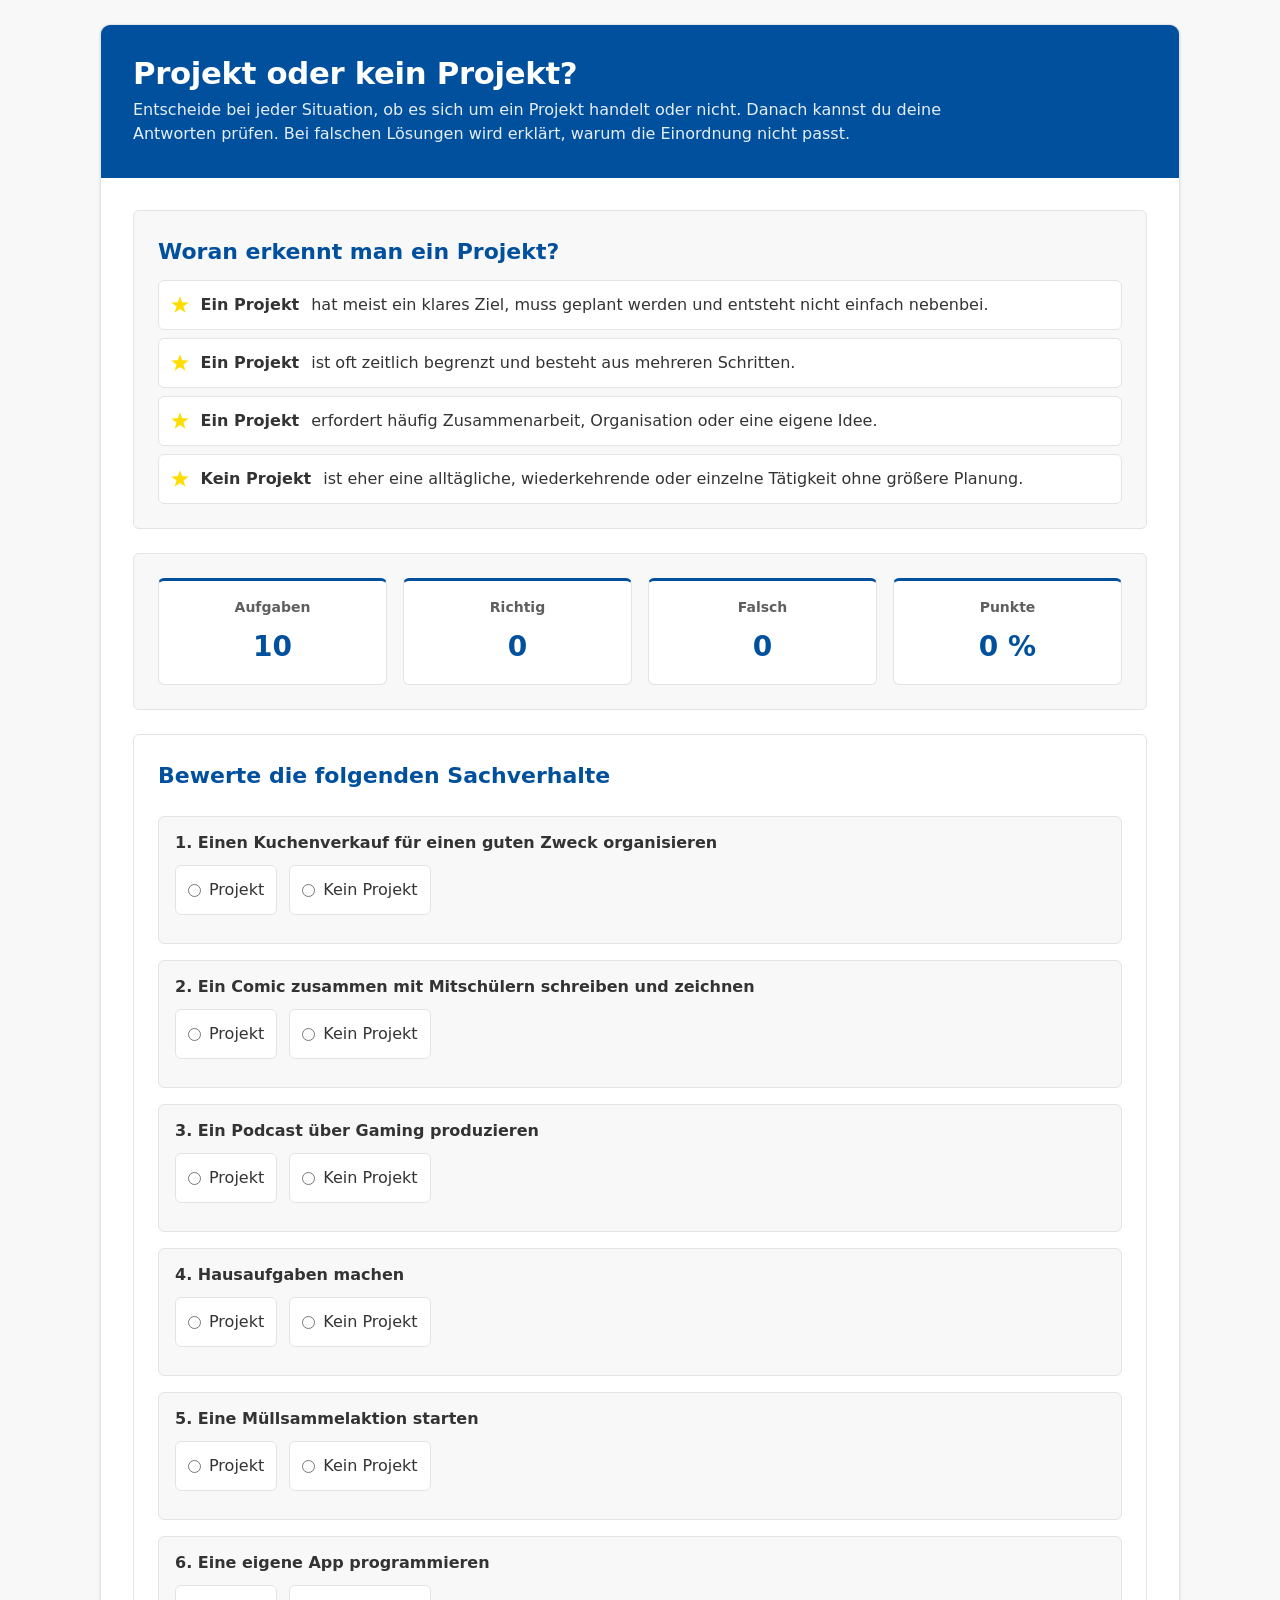
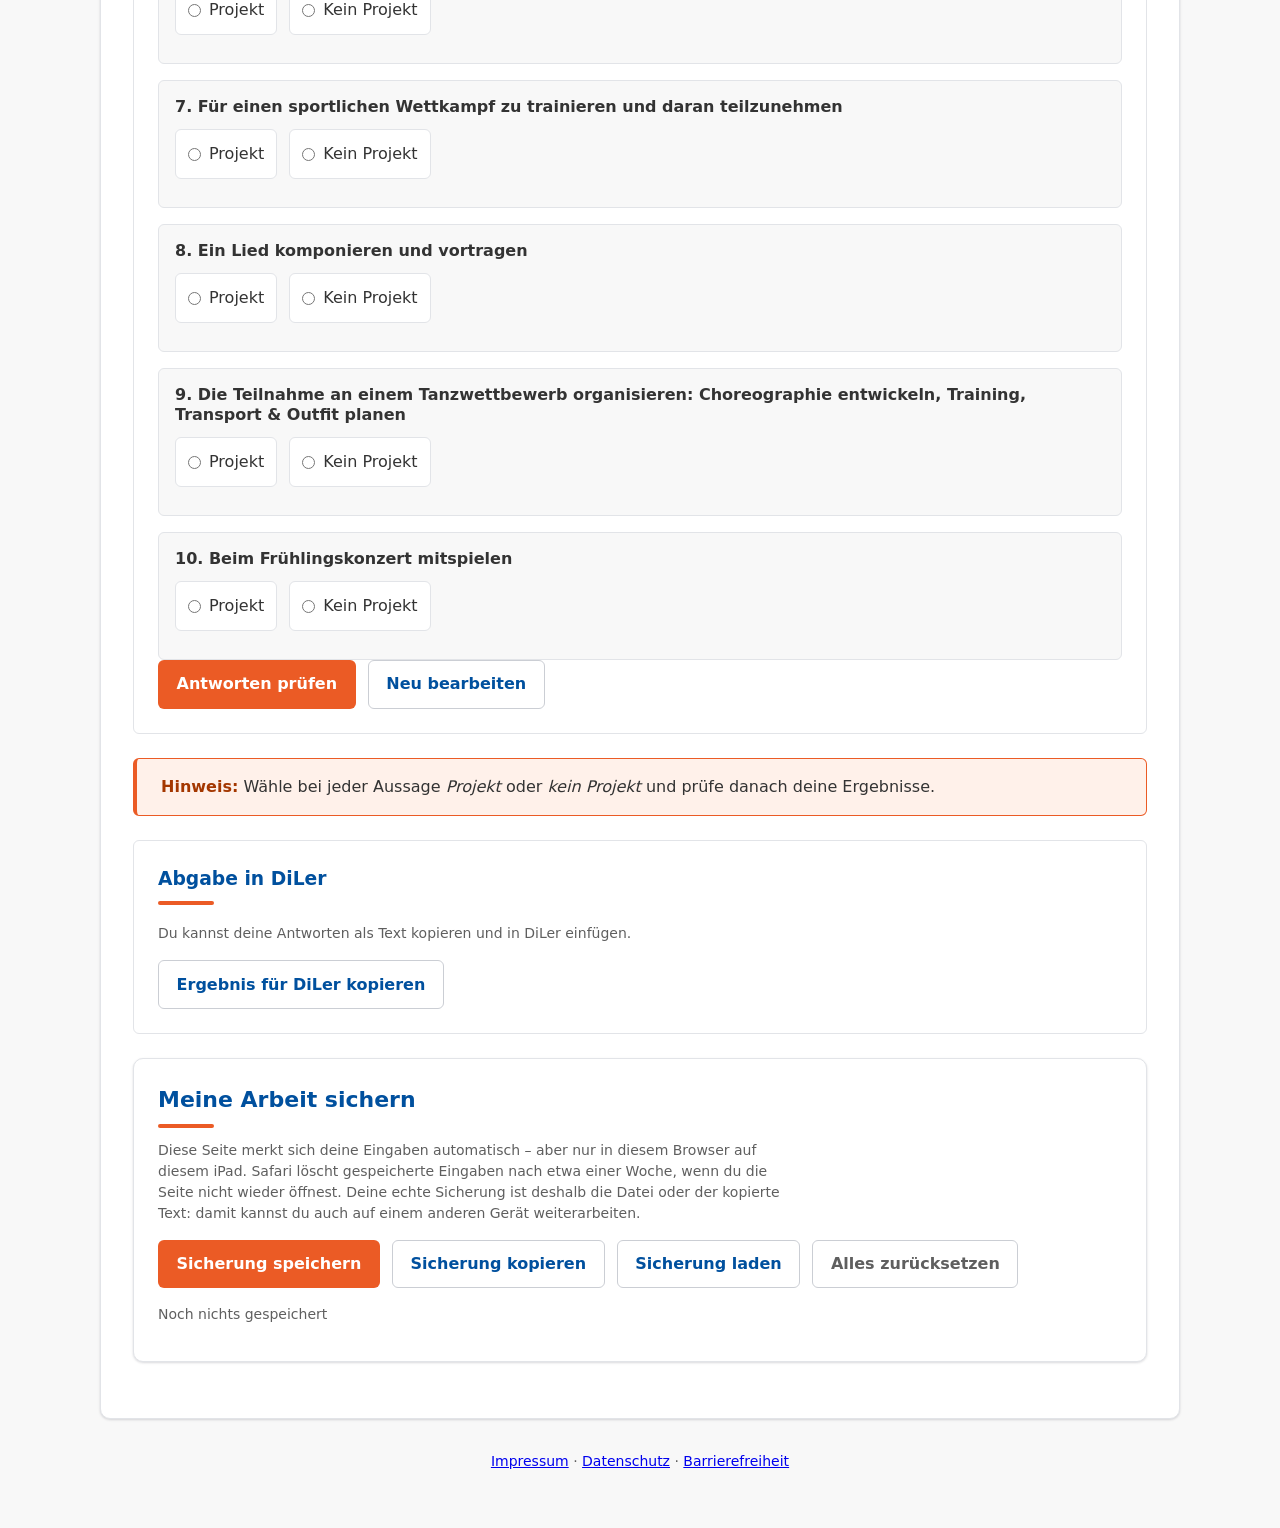
<file: was-ist-ein-projekt.html>
<!DOCTYPE html>
<html lang="de">
<head>
  <meta charset="UTF-8" />
  <meta name="viewport" content="width=device-width, initial-scale=1.0" />
  <title>Projekt oder kein Projekt?</title>
  <link rel="stylesheet" href="assets/slp-tokens.css" />
  <style>
    /* Farben, Schrift und Abstände: assets/slp-tokens.css (Corporate
       Design des Schengen-Lyzeums). Hier nur die Regeln dieser Seite. */

    * { box-sizing: border-box; }

    body {
      margin: 0;
      font-family: var(--font-sans);
      background: var(--surface-page);
      color: var(--text-body);
      line-height: var(--leading-normal);
      min-height: 100vh;
      padding: var(--space-5);
    }

    .app {
      width: min(1080px, 100%);
      margin: 0 auto;
      background: var(--surface-card);
      border: 1px solid var(--border-subtle);
      border-radius: var(--radius-lg);
      box-shadow: var(--shadow-sm);
      overflow: hidden;
    }

    .header {
      padding: var(--space-6);
      background: var(--surface-blue);
      color: var(--text-on-blue);
    }
    .header h1 {
      margin: 0 0 var(--space-2);
      font-size: clamp(1.6rem, 2.4vw, 2.25rem);
      line-height: var(--leading-tight);
      letter-spacing: var(--tracking-tight);
    }
    .header p { margin: 0; max-width: 850px; color: rgba(255,255,255,.9); }

    .content { padding: var(--space-6); display: grid; gap: var(--space-5); }

    h2, h3 { margin-top: 0; color: var(--slp-blue); }

    .intro, .scoreboard, .task-list, .feedback-box, .aktionen {
      border: 1px solid var(--border-subtle);
      border-radius: var(--radius-md);
      background: var(--surface-card);
    }

    .intro { padding: var(--space-5); background: var(--surface-page); }
    .intro h2 { margin-bottom: var(--space-3); font-size: var(--text-lg); }

    .criteria { display: grid; gap: var(--space-2); }
    .criteria div {
      display: flex; gap: var(--space-3); align-items: flex-start;
      padding: var(--space-3); background: var(--surface-card);
      border: 1px solid var(--border-subtle); border-radius: var(--radius-md);
    }
    /* Der Schengen-Stern als Auszeichnung statt eines Icons */
    .criteria div::before {
      content: ""; flex: 0 0 auto; width: 1.1em; height: 1.1em; margin-top: .2em;
      background: var(--slp-yellow);
      -webkit-mask: var(--slp-star-mask) center / contain no-repeat;
              mask: var(--slp-star-mask) center / contain no-repeat;
    }

    .scoreboard {
      padding: var(--space-5); display: grid;
      grid-template-columns: repeat(4, 1fr); gap: var(--space-4);
      background: var(--surface-page);
    }
    .score-card {
      background: var(--surface-card); border: 1px solid var(--border-subtle);
      border-top: 3px solid var(--slp-blue); border-radius: var(--radius-md);
      padding: var(--space-4); text-align: center;
      font-size: var(--text-sm); color: var(--text-muted); font-weight: 700;
    }
    .score-card .value {
      display: block; font-size: var(--text-xl); font-weight: 700;
      color: var(--slp-blue); margin-top: var(--space-2);
    }

    .task-list { padding: var(--space-5); }
    .task-list h2 { margin-bottom: var(--space-5); font-size: var(--text-lg); }

    .item {
      border: 1px solid var(--border-subtle); border-radius: var(--radius-md);
      padding: var(--space-4); background: var(--surface-page); margin-bottom: var(--space-4);
    }
    .item:last-child { margin-bottom: 0; }
    .item-title { font-weight: 700; margin-bottom: var(--space-3); line-height: var(--leading-snug); }

    .choices { display: flex; flex-wrap: wrap; gap: var(--space-3); margin-bottom: var(--space-3); }
    .choice {
      display: inline-flex; align-items: center; gap: var(--space-2);
      padding: var(--space-3); min-height: 44px;
      border: 1px solid var(--border-subtle); border-radius: var(--radius-md);
      background: var(--surface-card); cursor: pointer;
    }
    .choice:hover { background: var(--accent-soft); }
    .choice input { margin: 0; accent-color: var(--slp-blue); }

    .result {
      display: none; padding: var(--space-3); border-radius: var(--radius-md);
      line-height: var(--leading-normal); font-size: var(--text-sm);
    }
    .result.success {
      display: block; background: var(--success-soft);
      color: var(--success); border: 1px solid var(--success);
    }
    .result.error {
      display: block; background: var(--danger-soft);
      color: var(--danger); border: 1px solid var(--danger);
    }

    .buttons, .button-row { display: flex; flex-wrap: wrap; gap: var(--space-3); }

    button {
      font: inherit; font-weight: 700; cursor: pointer;
      border: 1px solid transparent; border-radius: var(--radius-md);
      padding: .7rem 1.1rem; min-height: 44px;
      transition: background var(--dur) var(--ease-out),
                  border-color var(--dur) var(--ease-out),
                  color var(--dur) var(--ease-out);
    }
    button:focus { outline: 3px solid var(--focus-ring); outline-offset: 2px; }
    button:focus:not(:focus-visible) { outline: none; }
    button:focus-visible { outline: 3px solid var(--focus-ring); outline-offset: 2px; }
    button:active { transform: translateY(1px); }

    .primary { background: var(--slp-orange); color: var(--text-on-orange); }
    .primary:hover { background: var(--accent-2-hover); }
    .secondary { background: var(--surface-card); color: var(--slp-blue); border-color: var(--border-default); }
    .secondary:hover { background: var(--accent-soft); border-color: var(--slp-blue); }
    .rand { background: var(--surface-card); color: var(--slp-blue); border-color: var(--border-default); }
    .rand:hover { background: var(--accent-soft); border-color: var(--slp-blue); }

    @supports not (gap: 1rem) {
      .buttons > *, .choices > *, .button-row > * { margin: 0 var(--space-3) var(--space-3) 0; }
    }

    .feedback-box {
      padding: var(--space-4) var(--space-5);
      background: var(--accent-2-soft); color: var(--text-body);
      border-color: var(--slp-orange); border-left-width: var(--rule-accent);
      line-height: var(--leading-normal);
    }
    .feedback-box strong { color: var(--orange-700); }

    .aktionen { padding: var(--space-5); }
    .aktionen__text { margin: 0 0 var(--space-4); color: var(--text-muted); font-size: var(--text-sm); max-width: 70ch; }

    @media (max-width: 820px) { .scoreboard { grid-template-columns: repeat(2, 1fr); } }

    @media (max-width: 560px) {
      body { padding: var(--space-3); }
      .header, .content, .task-list, .scoreboard, .intro, .aktionen { padding: var(--space-4); }
      .scoreboard { grid-template-columns: 1fr; }
      .choices { flex-direction: column; }
      .choice { width: 100%; }
      .buttons > button, .button-row > button { width: 100%; }
    }

    @media print {
      body { background: white; padding: 0; }
      .app { box-shadow: none; border: none; }
      .buttons, .aktionen, #sicherung { display: none; }
    }
  </style>
</head>
<body>
  <main class="app">
    <section class="header">
      <h1>Projekt oder kein Projekt?</h1>
      <p>
        Entscheide bei jeder Situation, ob es sich um ein Projekt handelt oder nicht. Danach kannst du deine Antworten prüfen.
        Bei falschen Lösungen wird erklärt, warum die Einordnung nicht passt.
      </p>
    </section>

    <section class="content">
      <section class="intro">
        <h2>Woran erkennt man ein Projekt?</h2>
        <div class="criteria">
          <div><strong>Ein Projekt</strong> hat meist ein klares Ziel, muss geplant werden und entsteht nicht einfach nebenbei.</div>
          <div><strong>Ein Projekt</strong> ist oft zeitlich begrenzt und besteht aus mehreren Schritten.</div>
          <div><strong>Ein Projekt</strong> erfordert häufig Zusammenarbeit, Organisation oder eine eigene Idee.</div>
          <div><strong>Kein Projekt</strong> ist eher eine alltägliche, wiederkehrende oder einzelne Tätigkeit ohne größere Planung.</div>
        </div>
      </section>

      <section class="scoreboard">
        <div class="score-card">Aufgaben<span class="value" id="totalCount">10</span></div>
        <div class="score-card">Richtig<span class="value" id="correctCount">0</span></div>
        <div class="score-card">Falsch<span class="value" id="wrongCount">0</span></div>
        <div class="score-card">Punkte<span class="value" id="percentCount">0 %</span></div>
      </section>

      <section class="task-list">
        <h2>Bewerte die folgenden Sachverhalte</h2>
        <div id="itemsContainer"></div>

        <div class="buttons">
          <button class="primary" id="checkBtn">Antworten prüfen</button>
          <button class="secondary" id="resetBtn">Neu bearbeiten</button>
        </div>
      </section>

      <section class="feedback-box" id="summaryBox">
        <strong>Hinweis:</strong> Wähle bei jeder Aussage <em>Projekt</em> oder <em>kein Projekt</em> und prüfe danach deine Ergebnisse.
      </section>

      <section class="aktionen">
        <h3 class="slp-rule">Abgabe in DiLer</h3>
        <p class="aktionen__text">
          Du kannst deine Antworten als Text kopieren und in DiLer einfügen.
        </p>
        <div class="button-row">
          <button type="button" class="rand" onclick="SLPPersist.klartextKopieren()">Ergebnis für DiLer kopieren</button>
        </div>
      </section>

      <!-- Inhalt wird von assets/persist.js aufgebaut -->
      <section id="sicherung"></section>
    </section>
  </main>

  <!-- Rechtslinks slp-tools.de: statisch, absolut, nicht per JavaScript -->
  <footer style="text-align: center; padding: 2rem 1rem; color: var(--text-muted, #5F5F5F); font-size: 0.875rem;">
    <nav aria-label="Rechtliche Angaben">
      <a href="https://slp-tools.de/impressum.html">Impressum</a> ·
      <a href="https://slp-tools.de/datenschutz.html">Datenschutz</a> ·
      <a href="https://slp-tools.de/barrierefreiheit.html">Barrierefreiheit</a>
    </nav>
  </footer>

  <script>
    const tasks = [
      {
        id: 'kuchenverkauf',
        text: 'Einen Kuchenverkauf für einen guten Zweck organisieren',
        answer: 'projekt',
        correctReason: 'Richtig. Das ist ein Projekt, weil ein Ziel erreicht werden soll und dafür geplant, organisiert und durchgeführt werden muss.',
        wrongReason: 'Das ist falsch, weil ein Kuchenverkauf organisiert werden muss: Man braucht Ideen, Aufgaben, Material, Zeitplanung und oft Teamarbeit. Das spricht für ein Projekt.'
      },
      {
        id: 'comic',
        text: 'Ein Comic zusammen mit Mitschülern schreiben und zeichnen',
        answer: 'projekt',
        correctReason: 'Richtig. Das ist ein Projekt, weil gemeinsam etwas Eigenes entwickelt und in mehreren Schritten gestaltet wird.',
        wrongReason: 'Das ist falsch, weil hier etwas Neues entsteht. Dazu gehören Planung, Absprachen, Gestaltung und Zusammenarbeit. Genau das ist typisch für ein Projekt.'
      },
      {
        id: 'podcast',
        text: 'Ein Podcast über Gaming produzieren',
        answer: 'projekt',
        correctReason: 'Richtig. Das ist ein Projekt, weil Themen ausgewählt, Beiträge vorbereitet, aufgenommen und bearbeitet werden müssen.',
        wrongReason: 'Das ist falsch, weil ein Podcast nicht einfach spontan fertig ist. Inhalt, Technik, Aufnahme und Bearbeitung müssen vorbereitet werden. Deshalb ist es ein Projekt.'
      },
      {
        id: 'hausaufgaben',
        text: 'Hausaufgaben machen',
        answer: 'kein-projekt',
        correctReason: 'Richtig. Das ist in der Regel kein Projekt, sondern eine normale, wiederkehrende Schulaufgabe ohne größere Projektplanung.',
        wrongReason: 'Das ist falsch, weil Hausaufgaben normalerweise zum Alltag gehören. Sie sind meist keine umfangreiche, geplante Gemeinschaftsarbeit mit eigenem Projektcharakter.'
      },
      {
        id: 'muellsammelaktion',
        text: 'Eine Müllsammelaktion starten',
        answer: 'projekt',
        correctReason: 'Richtig. Das ist ein Projekt, weil eine Aktion mit Ziel, Planung, Organisation und Durchführung vorbereitet wird.',
        wrongReason: 'Das ist falsch, weil eine Müllsammelaktion organisiert werden muss: Ort, Zeit, Material, Helfer und Ablauf müssen geplant werden. Deshalb ist es ein Projekt.'
      },
      {
        id: 'app',
        text: 'Eine eigene App programmieren',
        answer: 'projekt',
        correctReason: 'Richtig. Das ist ein Projekt, weil eine Idee entwickelt, geplant, programmiert, getestet und verbessert werden muss.',
        wrongReason: 'Das ist falsch, weil beim Programmieren einer App viele Schritte nötig sind: Idee, Planung, Umsetzung und Test. Das ist klarer Projektcharakter.'
      },
      {
        id: 'wettkampftraining',
        text: 'Für einen sportlichen Wettkampf zu trainieren und daran teilzunehmen',
        answer: 'kein-projekt',
        correctReason: 'Richtig. Das ist meist kein Projekt, sondern eher persönliches Training und Teilnahme an einem Wettbewerb.',
        wrongReason: 'Das ist falsch, weil persönliches Training und Mitmachen an einem Wettkampf meistens keine geplante Projektarbeit mit mehreren Organisationsbereichen ist. Es ist eher eine persönliche Aktivität.'
      },
      {
        id: 'lied',
        text: 'Ein Lied komponieren und vortragen',
        answer: 'projekt',
        correctReason: 'Richtig. Das ist ein Projekt, weil etwas Eigenes entsteht und dafür Ideen, Ausarbeitung, Üben und Präsentation nötig sind.',
        wrongReason: 'Das ist falsch, weil ein Lied zu komponieren und vorzutragen mehrere Schritte braucht: Idee, Gestaltung, Üben und Aufführung. Daher ist es ein Projekt.'
      },
      {
        id: 'tanzwettbewerb',
        text: 'Die Teilnahme an einem Tanzwettbewerb organisieren: Choreographie entwickeln, Training, Transport & Outfit planen',
        answer: 'projekt',
        correctReason: 'Richtig. Das ist ein Projekt, weil viele Teilaufgaben zusammenkommen und die Teilnahme umfassend geplant werden muss.',
        wrongReason: 'Das ist falsch, weil hier sehr viele Dinge organisiert werden: Choreographie, Training, Transport und Outfit. Das geht deutlich über eine einfache Alltagstätigkeit hinaus und ist ein Projekt.'
      },
      {
        id: 'fruehlingskonzert',
        text: 'Beim Frühlingskonzert mitspielen',
        answer: 'kein-projekt',
        correctReason: 'Richtig. Das ist meist kein eigenes Projekt, sondern die Teilnahme an einer Veranstaltung.',
        wrongReason: 'Das ist falsch, weil das reine Mitspielen bei einem Konzert normalerweise eine Teilnahme an etwas Bestehendem ist. Allein das ist noch kein eigenes Projekt mit eigener Planung und Organisation.'
      }
    ];

    const itemsContainer = document.getElementById('itemsContainer');
    const checkBtn = document.getElementById('checkBtn');
    const resetBtn = document.getElementById('resetBtn');
    const correctCount = document.getElementById('correctCount');
    const wrongCount = document.getElementById('wrongCount');
    const percentCount = document.getElementById('percentCount');
    const summaryBox = document.getElementById('summaryBox');

    function renderTasks() {
      itemsContainer.innerHTML = '';

      tasks.forEach((task, index) => {
        const item = document.createElement('article');
        item.className = 'item';
        item.innerHTML = `
          <div class="item-title">${index + 1}. ${task.text}</div>
          <div class="choices">
            <label class="choice">
              <input type="radio" name="task-${task.id}" value="projekt" />
              Projekt
            </label>
            <label class="choice">
              <input type="radio" name="task-${task.id}" value="kein-projekt" />
              Kein Projekt
            </label>
          </div>
          <div class="result" id="result-${task.id}"></div>
        `;
        itemsContainer.appendChild(item);
      });
    }

    function checkAnswers() {
      let correct = 0;
      let wrong = 0;
      let unanswered = 0;

      tasks.forEach((task, index) => {
        const selected = document.querySelector(`input[name="task-${task.id}"]:checked`);
        const resultBox = document.getElementById(`result-${task.id}`);

        if (!selected) {
          unanswered += 1;
          resultBox.className = 'result error';
          resultBox.textContent = 'Noch nicht beantwortet. Bitte wähle „Projekt“ oder „kein Projekt“.';
          return;
        }

        if (selected.value === task.answer) {
          correct += 1;
          resultBox.className = 'result success';
          resultBox.textContent = task.correctReason;
        } else {
          wrong += 1;
          resultBox.className = 'result error';
          resultBox.textContent = task.wrongReason;
        }
      });

      const answered = tasks.length - unanswered;
      const percent = Math.round((correct / tasks.length) * 100);

      correctCount.textContent = correct;
      wrongCount.textContent = wrong + unanswered;
      percentCount.textContent = `${percent} %`;

      if (unanswered === 0) {
        summaryBox.innerHTML = `<strong>Auswertung:</strong> Du hast <strong>${correct} von ${tasks.length}</strong> Aufgaben richtig gelöst. Das entspricht <strong>${percent} %</strong>.`;
      } else {
        summaryBox.innerHTML = `<strong>Auswertung:</strong> Du hast bisher <strong>${correct}</strong> richtige Antworten. <strong>${unanswered}</strong> Aufgabe(n) wurden noch nicht beantwortet.`;
      }
    }

    /* Setzt nur die Auswertung zurueck, nicht die Antworten. Wird auch nach
       dem Wiederherstellen aufgerufen: die Antworten sind dann wieder da,
       die Bewertung soll aber erst auf Klick erscheinen. */
    function anzeigeZuruecksetzen() {
      document.querySelectorAll('.result').forEach(box => {
        box.className = 'result';
        box.textContent = '';
      });

      correctCount.textContent = '0';
      wrongCount.textContent = '0';
      percentCount.textContent = '0 %';
      summaryBox.innerHTML = '<strong>Hinweis:</strong> Wähle bei jeder Aussage <em>Projekt</em> oder <em>kein Projekt</em> und prüfe danach deine Ergebnisse.';
    }

    /* Zusammenfassung zum Einfuegen in DiLer. */
    function ergebnisAlsHtml() {
      const zeilen = tasks.map((task, index) => {
        const gewaehlt = document.querySelector(`input[name="task-${task.id}"]:checked`);
        const antwort = gewaehlt
          ? (gewaehlt.value === 'projekt' ? 'Projekt' : 'Kein Projekt')
          : 'nicht beantwortet';
        const bewertung = !gewaehlt ? '' : (gewaehlt.value === task.answer ? ' (richtig)' : ' (noch nicht richtig)');
        return `<p>${index + 1}. ${task.text}<br>Meine Antwort: ${antwort}${bewertung}</p>`;
      }).join('');
      return `<h2>Projekt oder kein Projekt?</h2>${zeilen}`;
    }

    checkBtn.addEventListener('click', checkAnswers);
    // Loescht Antworten und gespeicherten Stand - mit Rueckfrage im Seiten-Look.
    resetBtn.addEventListener('click', () => SLPPersist.zuruecksetzen());

    renderTasks();
  </script>

  <script src="assets/persist.js"></script>
  <script>
    // Autosave, Wiederherstellung, Sicherung und Import.
    // Die Feldnamen kommen aus den festen Kennungen im tasks-Array
    // (task.id), nicht aus der Position - so bleiben gespeicherte
    // Antworten auch dann richtig zugeordnet, wenn Aufgaben ergaenzt
    // oder umsortiert werden.
    SLPPersist.init({
      seite: 'was-ist-ein-projekt',
      bereich: '#itemsContainer',
      ziel: '#sicherung',
      nachWiederherstellung: anzeigeZuruecksetzen,
      klartextQuelle: ergebnisAlsHtml,
      dateiname: 'Projekt_oder_kein_Projekt'
    });
  </script>
</body>
</html>
</file>
<file: assets/slp-tokens.css>
/* ============================================================
   SLP-DESIGN-TOKENS — Deutsch-Luxemburgisches Schengen-Lyzeum
   ------------------------------------------------------------
   Quelle: Design-System "schengen-lyzeum-design" (Farben, Typo,
   Spacing, Sternmarke). Herkunft der Markenwerte ist das
   PowerPoint-Theme 2021 der Schule.

   Zwei bewusste Abweichungen vom Original-Design-System:

   1. KEIN Google-Fonts-Import. Das Original laedt Carlito von
      fonts.googleapis.com. Auf dem Schulwebspace und im
      iPad-Netz koennen Fremdhosts blockiert sein, deshalb nur
      der Font-Stack: wo Carlito oder Calibri lokal vorhanden
      sind, werden sie genutzt, sonst faellt es auf die
      Systemschrift zurueck (auf dem iPad San Francisco).

   2. KEINE oklch()-Farbwerte. Das Original definiert die
      Farbabstufungen in oklch; das versteht Safari erst ab
      15.4. Alle Werte sind hier nach sRGB-Hex umgerechnet,
      damit auch aeltere verwaltete iPads korrekt darstellen.
   ============================================================ */

:root {
  /* ---- Markenfarben (exakt aus dem Office-Theme) ---- */
  --slp-blue:   #00509E;   /* Primaerfarbe, "Schengen-Blau" */
  --slp-orange: #EB5B25;   /* Sekundaerfarbe, Aktionen und Akzente */
  --slp-yellow: #FFDD00;   /* Sternfarbe, nur als Flaeche - nie als Text */

  /* ---- Blau-Abstufungen ---- */
  --blue-50:  #EDF6FF;
  --blue-100: #D5EAFF;
  --blue-700: #003D74;
  --blue-800: #002E58;

  /* ---- Orange-Abstufungen ---- */
  --orange-50:  #FFF1EA;
  --orange-100: #FFDECD;
  --orange-600: #CD4900;
  --orange-700: #A43700;

  /* ---- Neutrale Toene ---- */
  --neutral-0:   #FFFFFF;
  --neutral-50:  #F8F8F8;   /* Papiergrund */
  --neutral-100: #F0F1F3;
  --neutral-200: #E2E4E8;
  --neutral-300: #CBCED4;
  --neutral-400: #9A9DA4;
  --neutral-500: #808080;
  --neutral-600: #5F5F5F;
  --neutral-700: #4D4D4D;
  --neutral-800: #333333;
  --neutral-900: #1A1A1A;

  /* ---- Text ---- */
  --text-strong:    var(--neutral-900);
  --text-body:      var(--neutral-800);
  --text-muted:     var(--neutral-600);
  --text-on-blue:   #FFFFFF;
  --text-on-orange: #FFFFFF;

  /* ---- Flaechen ---- */
  --surface-page:   var(--neutral-50);
  --surface-card:   var(--neutral-0);
  --surface-sunken: var(--neutral-100);
  --surface-blue:   var(--slp-blue);

  /* ---- Linien ---- */
  --border-subtle:  var(--neutral-200);
  --border-default: var(--neutral-300);
  --border-strong:  var(--neutral-400);

  /* ---- Interaktion ---- */
  --accent:         var(--slp-blue);
  --accent-hover:   var(--blue-700);
  --accent-active:  var(--blue-800);
  --accent-soft:    var(--blue-50);
  --accent-2:       var(--slp-orange);
  --accent-2-hover: var(--orange-600);
  --accent-2-soft:  var(--orange-50);
  --focus-ring:     var(--blue-100);

  /* ---- Statusfarben ---- */
  --success:      #298646;
  --success-soft: #E8F5ED;
  --danger:       #CC2827;
  --danger-soft:  #FDEDEC;
  --warning:      var(--slp-orange);
  --warning-soft: var(--orange-50);

  /* ---- Schrift ---- */
  --font-sans: "Carlito", "Calibri", -apple-system, "Segoe UI", system-ui, sans-serif;

  --text-xs:   0.75rem;
  --text-sm:   0.875rem;
  --text-base: 1rem;
  --text-md:   1.125rem;
  --text-lg:   1.375rem;
  --text-xl:   1.75rem;
  --text-2xl:  2.25rem;

  --leading-tight:  1.08;
  --leading-snug:   1.25;
  --leading-normal: 1.5;

  --tracking-tight: -0.01em;
  --tracking-caps:   0.08em;   /* Grossbuchstaben-Labels */

  /* ---- Abstaende (4px-Raster) ---- */
  --space-1: 0.25rem;
  --space-2: 0.5rem;
  --space-3: 0.75rem;
  --space-4: 1rem;
  --space-5: 1.5rem;
  --space-6: 2rem;
  --space-7: 3rem;

  /* ---- Radien: zurueckhaltend, ueberwiegend eckig ---- */
  --radius-sm:   3px;
  --radius-md:   6px;
  --radius-lg:  10px;
  --radius-pill: 999px;   /* nur Badges und die Akzentlinie */

  --rule-accent: 4px;     /* orange Linie unter Ueberschriften */

  /* ---- Schatten: eine einzige weiche Stufe ---- */
  --shadow-xs: 0 1px 2px rgba(16, 24, 40, 0.06);
  --shadow-sm: 0 1px 3px rgba(16, 24, 40, 0.10), 0 1px 2px rgba(16, 24, 40, 0.06);
  --shadow-md: 0 4px 12px rgba(16, 24, 40, 0.10);
  --shadow-lg: 0 12px 32px rgba(16, 24, 40, 0.14);

  /* ---- Layout ---- */
  --container: 1080px;

  /* ---- Bewegung: ruhig und funktional ---- */
  --ease-out: cubic-bezier(0.16, 1, 0.3, 1);
  --dur-fast: 120ms;
  --dur:      200ms;

  /* ---- Sternmarke als CSS-Maske (data-URI, keine externe Datei) ---- */
  --slp-star-mask: url("data:image/svg+xml,%3Csvg xmlns='http://www.w3.org/2000/svg' viewBox='0 0 100 100'%3E%3Cpath d='M50 2 61.8 35.6 97.6 36.3 69 57.9 79.4 92.2 50 71.5 20.6 92.2 31 57.9 2.4 36.3 38.2 35.6Z'/%3E%3C/svg%3E");
}

/* Der Schengen-Stern. Ersetzt generische Aufzaehlungszeichen und Icons.
   Farbe ueber --star-color steuerbar. */
.slp-star {
  display: inline-block;
  width: 1em;
  height: 1em;
  flex: 0 0 auto;
  background: var(--star-color, var(--slp-yellow));
  -webkit-mask: var(--slp-star-mask) center / contain no-repeat;
          mask: var(--slp-star-mask) center / contain no-repeat;
}

/* Kurze orange Linie unter Ueberschriften - das wiederkehrende
   Auszeichnungselement der Schulvorlagen. */
.slp-rule::after {
  content: "";
  display: block;
  width: 56px;
  height: var(--rule-accent);
  margin-top: var(--space-2);
  border-radius: var(--radius-pill);
  background: var(--slp-orange);
}

@media (prefers-reduced-motion: reduce) {
  *, *::before, *::after {
    animation-duration: 0.01ms !important;
    transition-duration: 0.01ms !important;
  }
}
</file>
<file: assets/bogen.css>
/* ============================================================
   Bewertungs- und Reflexionsbögen Open Space
   Gemeinsames Layout für alle Bögen, die assets/bogen.js aufbaut.
   Farben, Schrift und Abstände kommen aus assets/slp-tokens.css.
   ============================================================ */

* { box-sizing: border-box; }

body {
  margin: 0;
  font-family: var(--font-sans);
  background: var(--surface-page);
  color: var(--text-body);
  line-height: var(--leading-normal);
}

header {
  background: var(--surface-blue);
  color: var(--text-on-blue);
  padding: var(--space-6) var(--space-4);
}

.head-inner {
  max-width: var(--container);
  margin: 0 auto;
  display: flex;
  gap: var(--space-4);
  align-items: center;
  justify-content: center;
}

.head-inner img {
  width: 72px;
  height: 72px;
  flex: 0 0 auto;
  object-fit: contain;
  border-radius: var(--radius-md);
  background: var(--surface-card);
  padding: var(--space-1);
}

header h1 {
  margin: 0 0 var(--space-1) 0;
  font-size: clamp(1.6rem, 4vw, 2.25rem);
  line-height: var(--leading-tight);
  letter-spacing: var(--tracking-tight);
}

header p { margin: 0; color: rgba(255, 255, 255, 0.92); font-size: var(--text-md); }

main {
  max-width: var(--container);
  margin: 0 auto;
  padding: var(--space-5) var(--space-4);
}

.card {
  background: var(--surface-card);
  border: 1px solid var(--border-subtle);
  border-radius: var(--radius-lg);
  box-shadow: var(--shadow-sm);
  padding: var(--space-5);
  margin-bottom: var(--space-5);
}

.topline {
  display: flex;
  flex-wrap: wrap;
  gap: var(--space-3);
  align-items: center;
  justify-content: space-between;
  margin-bottom: var(--space-4);
}

.badge {
  display: inline-block;
  padding: var(--space-1) var(--space-3);
  border-radius: var(--radius-pill);
  background: var(--accent-soft);
  color: var(--slp-blue);
  font-size: var(--text-sm);
  font-weight: 700;
}

h2, h3 { margin-top: 0; color: var(--slp-blue); }
h2 { font-size: var(--text-xl); letter-spacing: var(--tracking-tight); line-height: var(--leading-snug); }
h3 { font-size: var(--text-md); margin-bottom: var(--space-1); }

.small { font-size: var(--text-sm); color: var(--text-muted); }

/* Aufzählung mit dem Schengen-Stern */
.stars-list { list-style: none; padding: 0; margin: 0; }
.stars-list li { position: relative; padding-left: 1.6em; margin: var(--space-2) 0; }
.stars-list li::before {
  content: "";
  position: absolute;
  left: 0;
  top: 0.25em;
  width: 0.95em;
  height: 0.95em;
  background: var(--slp-yellow);
  -webkit-mask: var(--slp-star-mask) center / contain no-repeat;
          mask: var(--slp-star-mask) center / contain no-repeat;
}

.hint, .must {
  display: flex;
  gap: var(--space-3);
  align-items: flex-start;
  border-radius: var(--radius-md);
  padding: var(--space-4);
  margin: var(--space-4) 0;
}
.hint { background: var(--accent-soft); border-left: var(--rule-accent) solid var(--slp-blue); }
.hint::before {
  content: "";
  flex: 0 0 auto;
  width: 1.15em;
  height: 1.15em;
  margin-top: 0.15em;
  background: var(--slp-yellow);
  -webkit-mask: var(--slp-star-mask) center / contain no-repeat;
          mask: var(--slp-star-mask) center / contain no-repeat;
}
.must { display: block; background: var(--danger-soft); border-left: var(--rule-accent) solid var(--danger); }
.must ul { margin: var(--space-2) 0 0; }

/* Abschnittstitel: blaue Fläche wie im Projektsteckbrief */
.part-title {
  margin: 0 0 var(--space-4);
  padding: var(--space-2) var(--space-4);
  border-radius: var(--radius-md);
  background: var(--slp-blue);
  color: var(--text-on-blue);
  font-size: var(--text-lg);
}

.two-col {
  display: grid;
  grid-template-columns: repeat(auto-fit, minmax(260px, 1fr));
  gap: 0 var(--space-4);
}
.wide { grid-column: 1 / -1; }

.field-label {
  display: block;
  font-weight: 700;
  margin: var(--space-3) 0 var(--space-1);
  color: var(--text-body);
}
.req { color: var(--danger); font-weight: 700; }
.opt { color: var(--text-muted); font-weight: 400; font-size: var(--text-sm); }

input[type="text"], input[type="date"], textarea, select {
  width: 100%;
  min-height: 44px;
  padding: var(--space-3);
  border: 1px solid var(--border-default);
  border-radius: var(--radius-md);
  font-family: inherit;
  font-size: var(--text-base);
  color: var(--text-body);
  background: var(--surface-card);
}
textarea { min-height: 120px; resize: vertical; line-height: var(--leading-normal); }
textarea.short { min-height: 80px; }

input:focus-visible, textarea:focus-visible, select:focus-visible, button:focus-visible {
  outline: 3px solid var(--slp-blue);
  outline-offset: 2px;
}

.missing input.m-name, input.missing, textarea.missing, select.missing {
  border: 2px solid var(--danger);
  background: var(--danger-soft);
}

fieldset { border: none; margin: 0; padding: 0; min-width: 0; }
legend { padding: 0; }

/* ---------- Gruppenmitglieder ---------- */
.member-row {
  display: grid;
  grid-template-columns: 1fr 120px 44px;
  gap: var(--space-2);
  margin-bottom: var(--space-2);
  align-items: center;
}

/* ---------- Bewertungsgruppen ---------- */
.group {
  border: 1px solid var(--border-subtle);
  border-radius: var(--radius-md);
  padding: var(--space-4);
  margin: var(--space-4) 0;
  background: var(--surface-page);
}
.group > h3 + .sub, .group .sub { color: var(--text-muted); font-size: var(--text-sm); margin: 0 0 var(--space-1); font-weight: 400; }

.item {
  display: grid;
  grid-template-columns: 1fr auto;
  gap: var(--space-2) var(--space-4);
  align-items: center;
  padding: var(--space-3) 0;
  border-top: 1px solid var(--border-subtle);
}
.group > .item:first-of-type, .group > h3 + .item, .group > .sub + .item { border-top: none; }
.item legend.q { font-weight: 700; float: left; width: 100%; }
.item .q-wrap { min-width: 0; }
.item.missing legend.q, .item.missing .q { color: var(--danger); }
.item.missing .q::after { content: " – bitte auswählen"; font-weight: 400; font-size: var(--text-sm); }

/* Bipolare Kriterien: schwacher Pol links, starker Pol rechts */
.bip { grid-template-columns: 1fr; }
.bip .poles {
  display: grid;
  grid-template-columns: 1fr auto 1fr;
  gap: var(--space-3);
  align-items: center;
}
.bip .pole { font-size: var(--text-sm); color: var(--text-muted); }
.bip .pole.neg { text-align: right; }
.bip .pole strong { display: block; color: var(--text-body); font-size: var(--text-xs); text-transform: uppercase; letter-spacing: var(--tracking-caps); }

/* ---------- Skala als Kacheln mit Schengen-Sternen ---------- */
.choice-row { display: flex; flex-wrap: wrap; gap: var(--space-2); }
.choice { position: relative; cursor: pointer; }
.choice input { position: absolute; opacity: 0; width: 1px; height: 1px; }
.choice .face {
  display: flex;
  flex-direction: column;
  align-items: center;
  justify-content: center;
  gap: 2px;
  min-width: 88px;
  min-height: 44px;
  padding: var(--space-2) var(--space-3);
  border: 1px solid var(--border-default);
  border-radius: var(--radius-md);
  background: var(--surface-card);
  font-weight: 700;
  font-size: var(--text-sm);
  text-align: center;
  transition: background var(--dur-fast) var(--ease-out), border-color var(--dur-fast) var(--ease-out);
}
.choice:hover .face { border-color: var(--slp-blue); background: var(--accent-soft); }
.choice input:focus-visible + .face { outline: 3px solid var(--slp-blue); outline-offset: 2px; }
.choice input:checked + .face {
  background: var(--slp-blue);
  border-color: var(--slp-blue);
  color: var(--text-on-blue);
}
.choice.text-choice .face { min-width: 0; padding: var(--space-3) var(--space-4); }

.stars { display: inline-flex; gap: 2px; line-height: 1; }
.stars .s {
  display: inline-block;
  width: 0.95rem;
  height: 0.95rem;
  background: var(--neutral-300);
  -webkit-mask: var(--slp-star-mask) center / contain no-repeat;
          mask: var(--slp-star-mask) center / contain no-repeat;
}
.stars .s.on { background: var(--slp-yellow); }
.choice input:checked + .face .stars .s:not(.on) { background: rgba(255, 255, 255, 0.28); }
/* Auf weißem Grund braucht der gelbe Stern einen dunklen Unterleger */
.choice input:not(:checked) + .face .stars .s.on { background: var(--slp-orange); }

/* ---------- Abschluss ---------- */
.progress-wrap {
  background: var(--neutral-200);
  border-radius: var(--radius-pill);
  height: 12px;
  overflow: hidden;
  margin: var(--space-3) 0 var(--space-2);
}
.progress-bar { height: 100%; width: 0%; background: var(--success); transition: width var(--dur) var(--ease-out); }
.status { color: var(--text-muted); font-weight: 700; }
#missingBox, #toast { display: none; }

.button-row { display: flex; flex-wrap: wrap; gap: var(--space-3); align-items: center; margin: var(--space-4) 0; }

button {
  border: 1px solid transparent;
  border-radius: var(--radius-md);
  min-height: 44px;
  padding: var(--space-3) var(--space-4);
  background: var(--slp-blue);
  color: var(--text-on-blue);
  font-weight: 700;
  cursor: pointer;
  font-size: var(--text-base);
  font-family: inherit;
  transition: background var(--dur-fast) var(--ease-out);
}
button:hover { background: var(--accent-hover); }
button:disabled { opacity: 0.6; cursor: progress; }
button.primary { background: var(--slp-orange); color: var(--text-on-orange); }
button.primary:hover { background: var(--accent-2-hover); }
button.ghost { background: var(--surface-card); color: var(--slp-blue); border-color: var(--border-default); }
button.ghost:hover { background: var(--accent-soft); }
button.add { margin-top: var(--space-1); }
button.rm { padding: 0; width: 44px; background: var(--surface-card); color: var(--text-muted); border-color: var(--border-default); }
button.rm:hover { background: var(--danger-soft); color: var(--danger); }

footer { text-align: center; padding: var(--space-6) var(--space-4); color: var(--text-muted); font-size: var(--text-sm); }
footer a { color: var(--slp-blue); }

@media (max-width: 720px) {
  .card { padding: var(--space-4); }
  .head-inner img { width: 56px; height: 56px; }
  .item { grid-template-columns: 1fr; }
  .bip .poles { grid-template-columns: 1fr; }
  .bip .pole.neg { text-align: left; }
  .member-row { grid-template-columns: 1fr 88px 44px; }
  .item .choice-row { display: grid; grid-template-columns: repeat(4, 1fr); gap: var(--space-1); }
  .item .choice .face { min-width: 0; padding: var(--space-2) 2px; font-size: var(--text-xs); }
}
</file>
